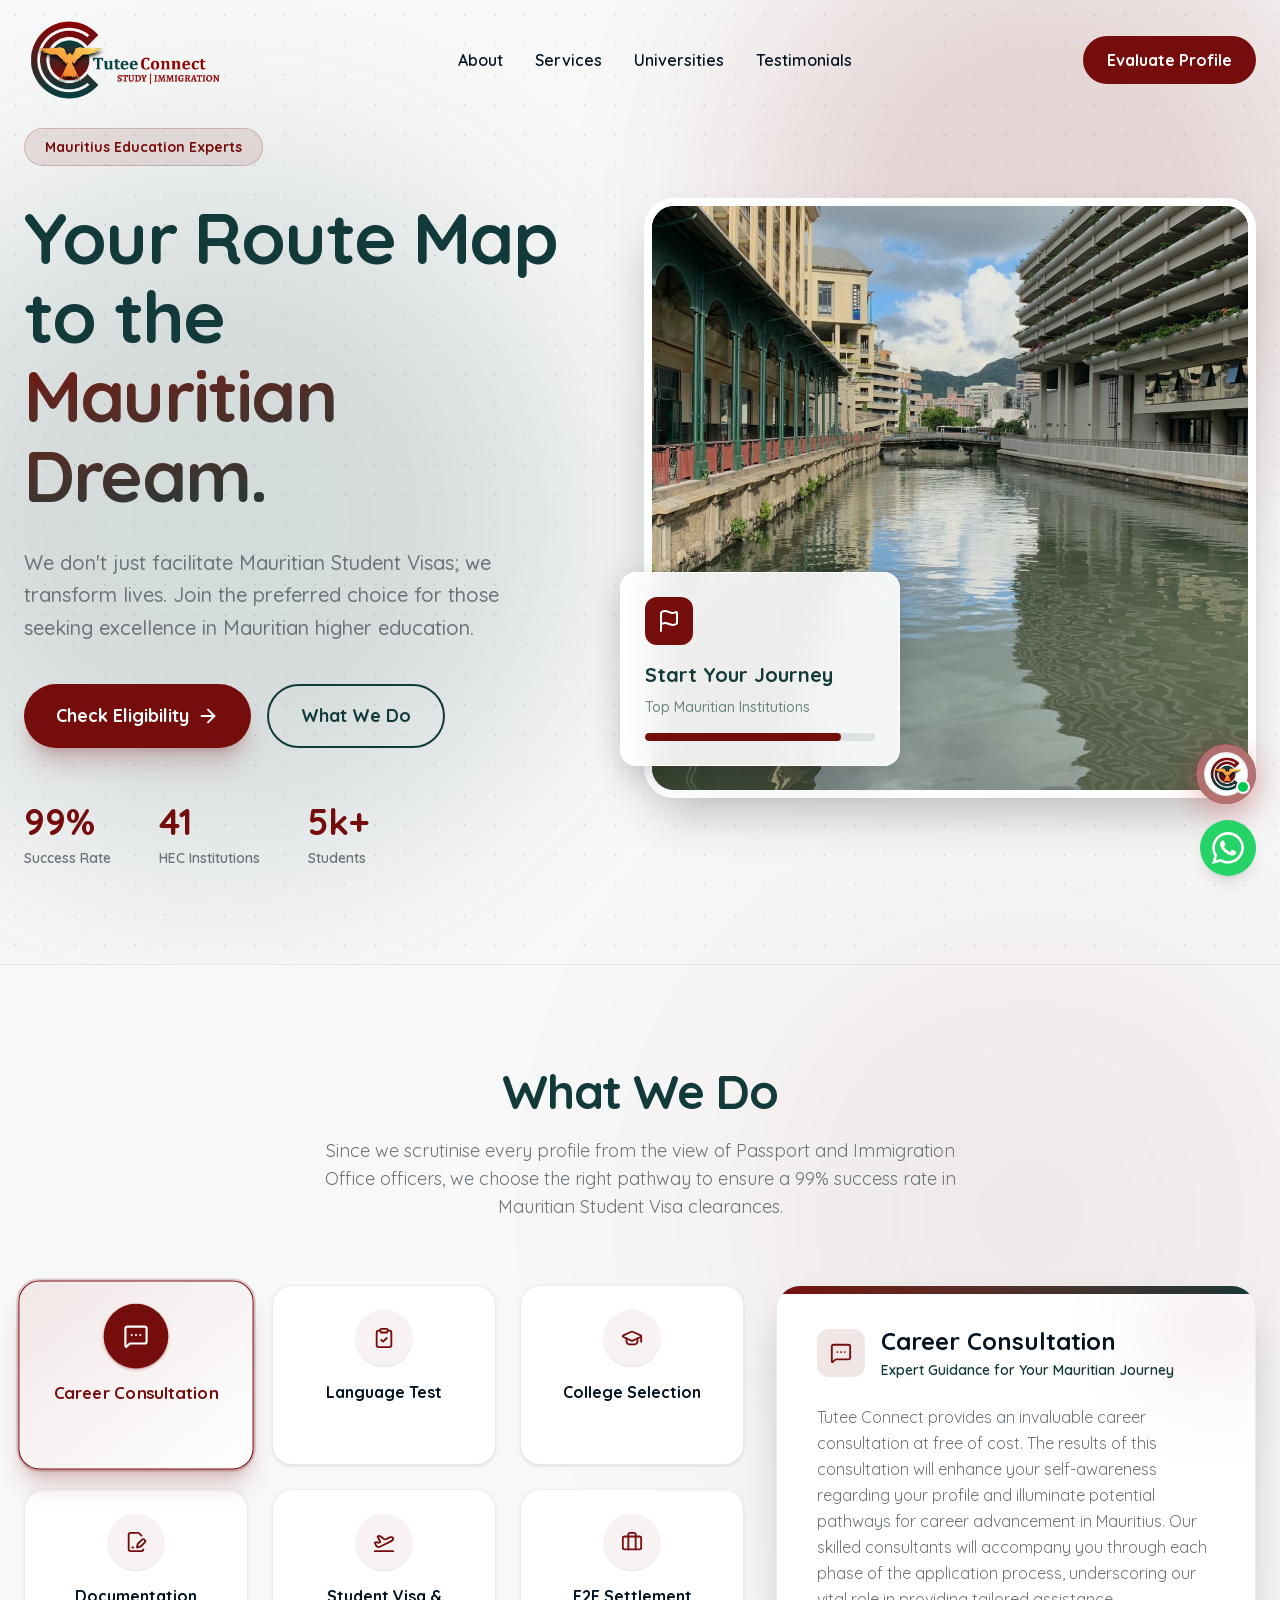
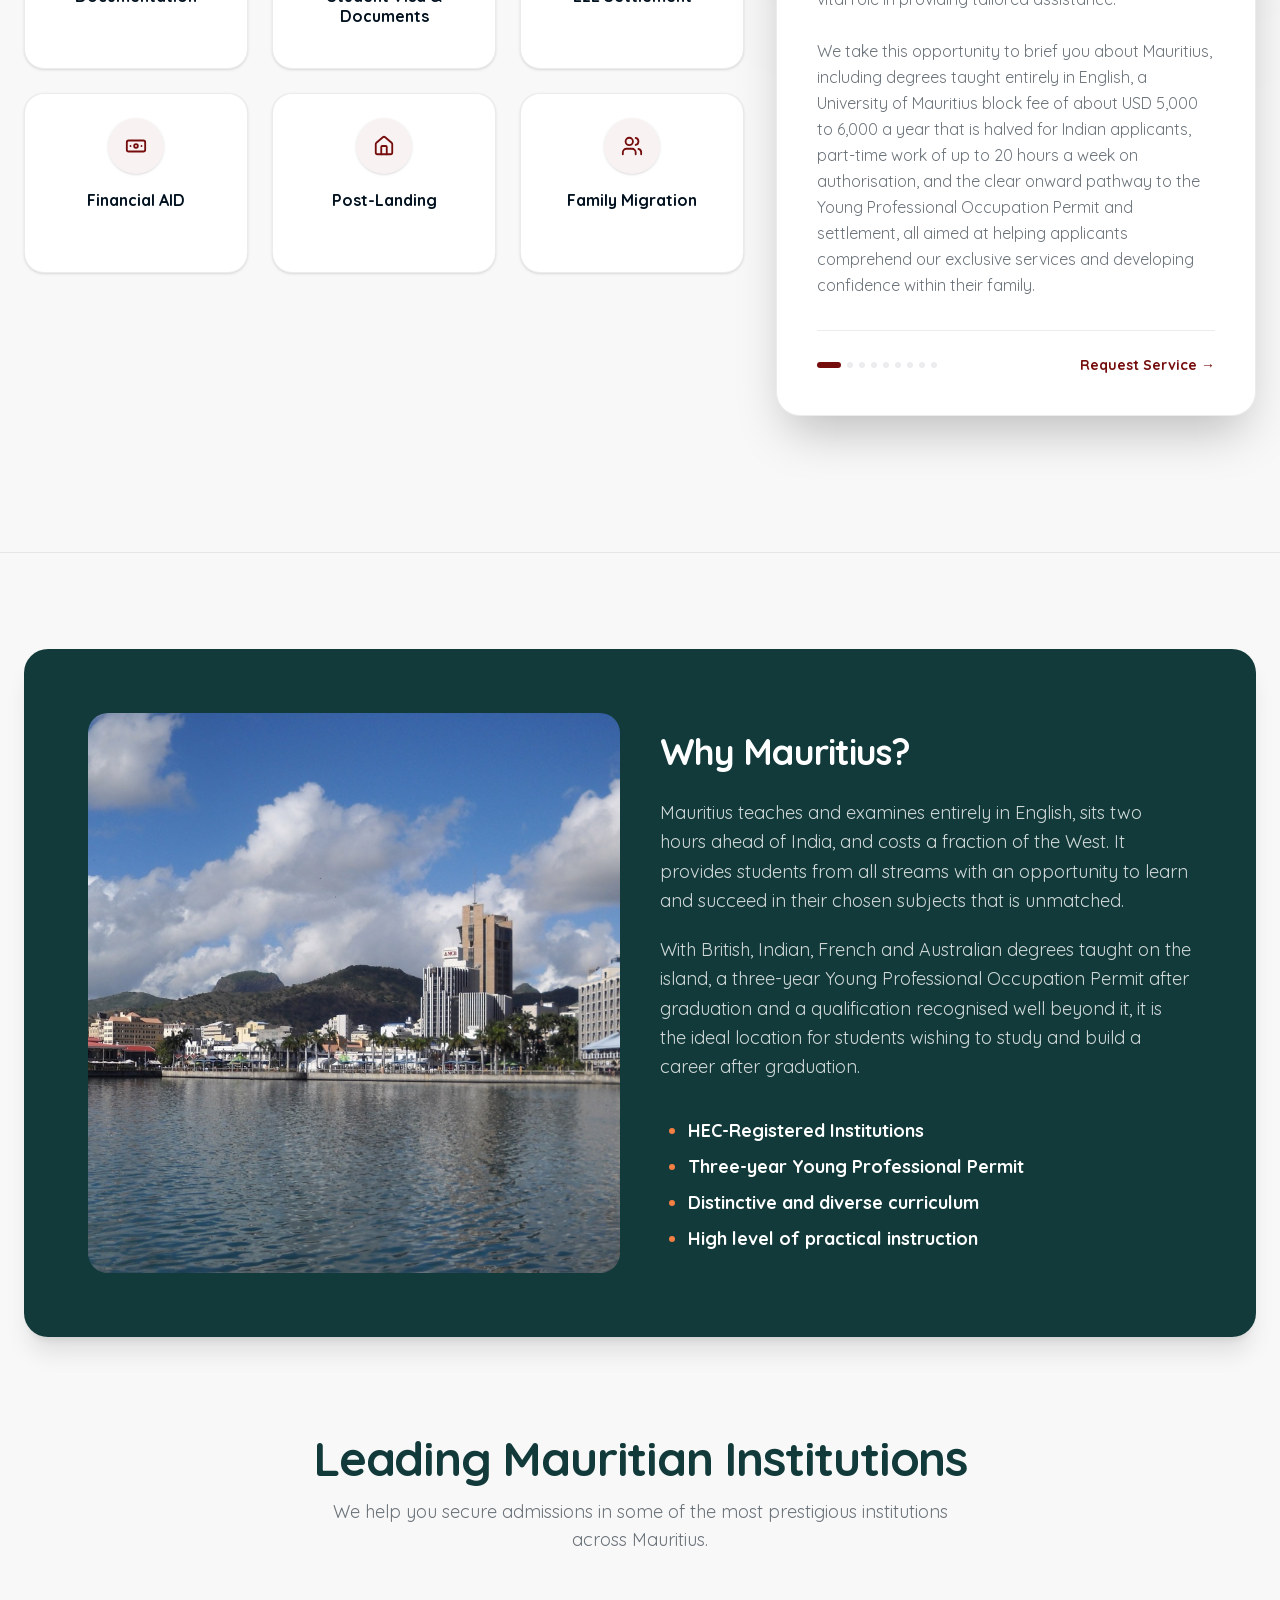
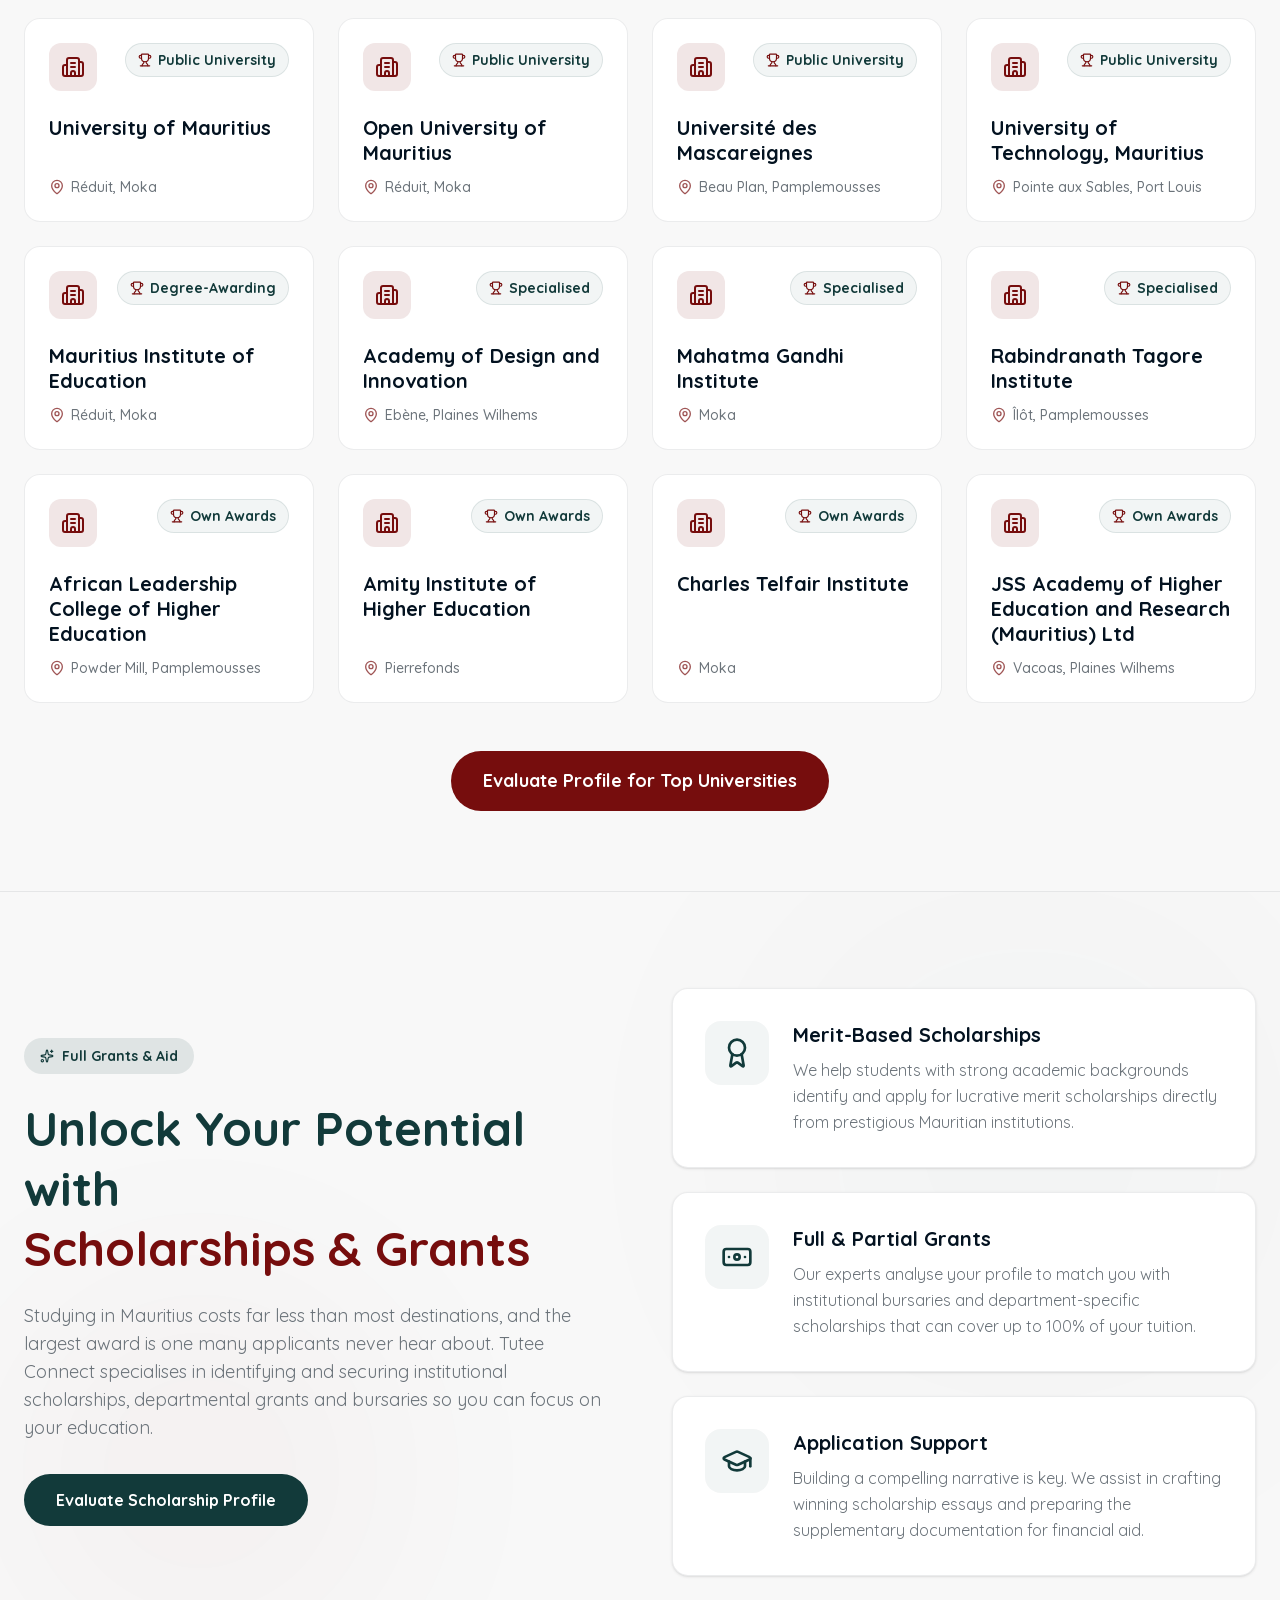
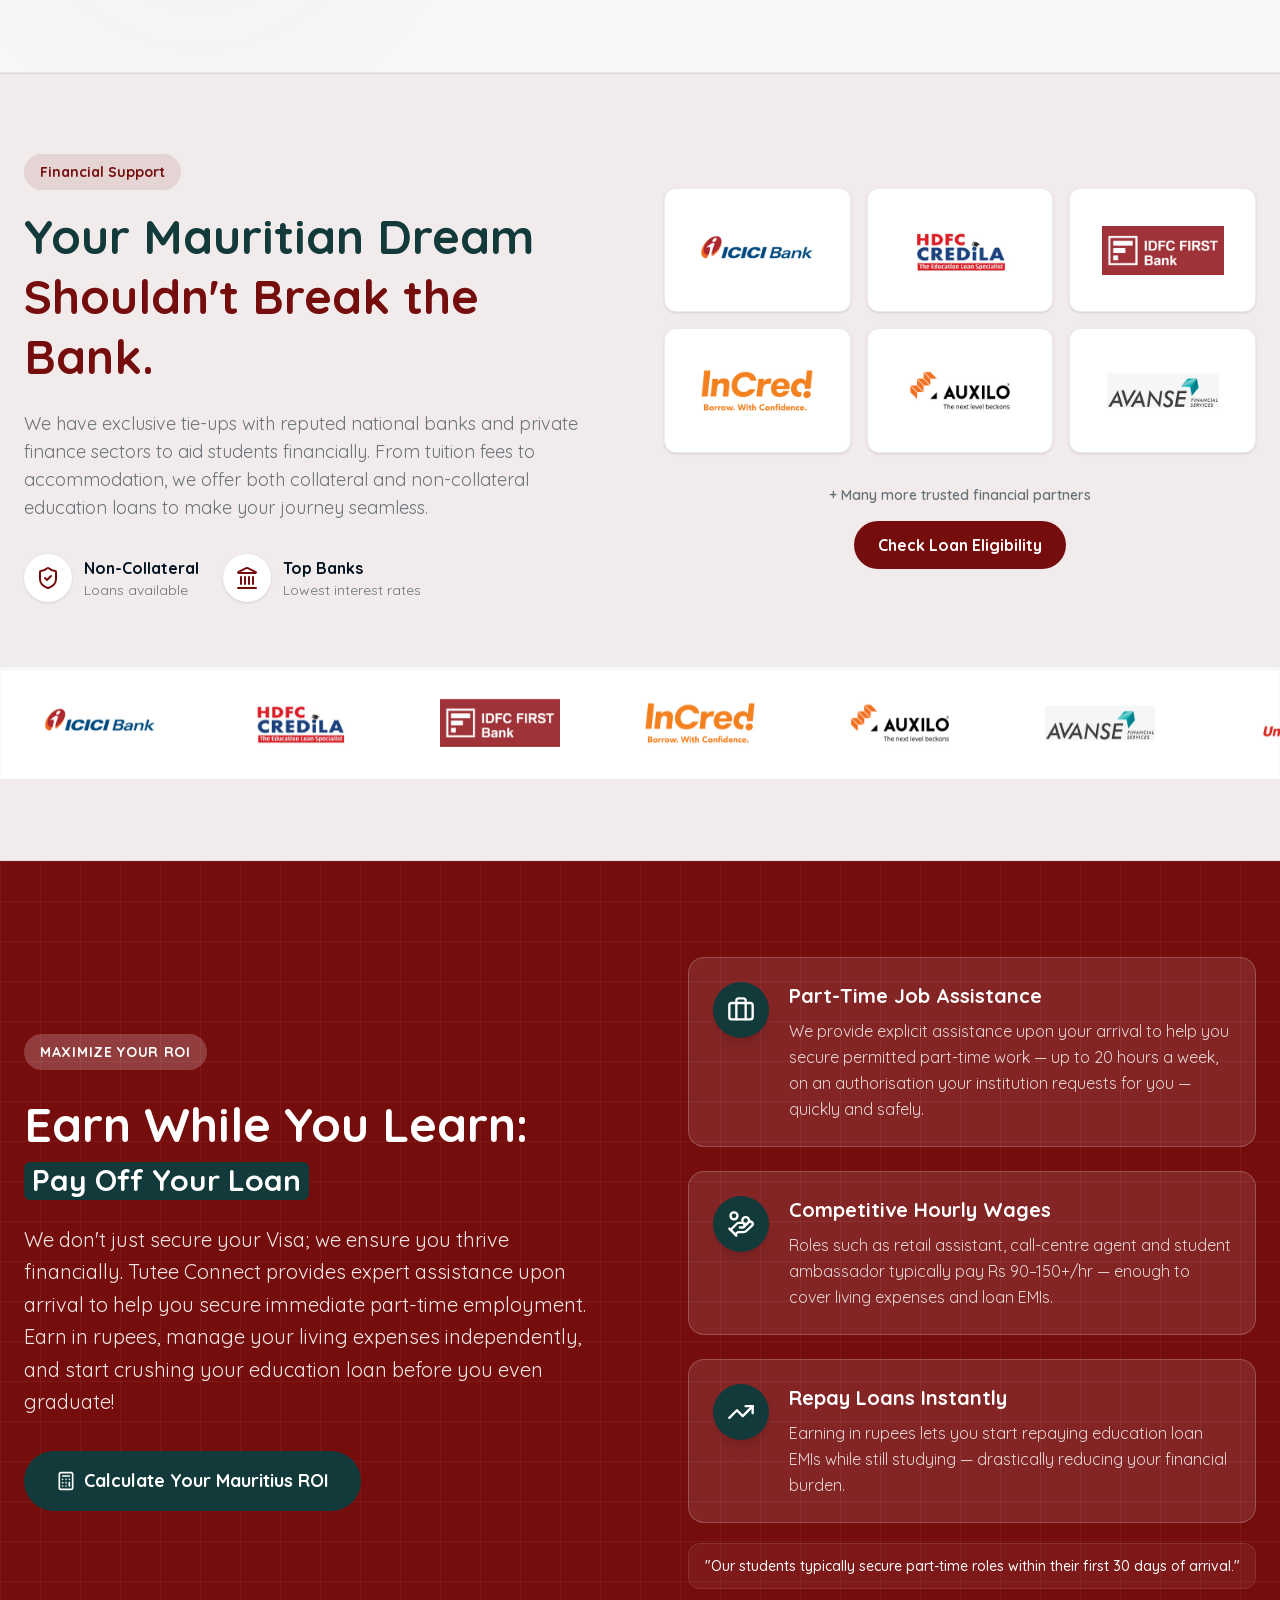
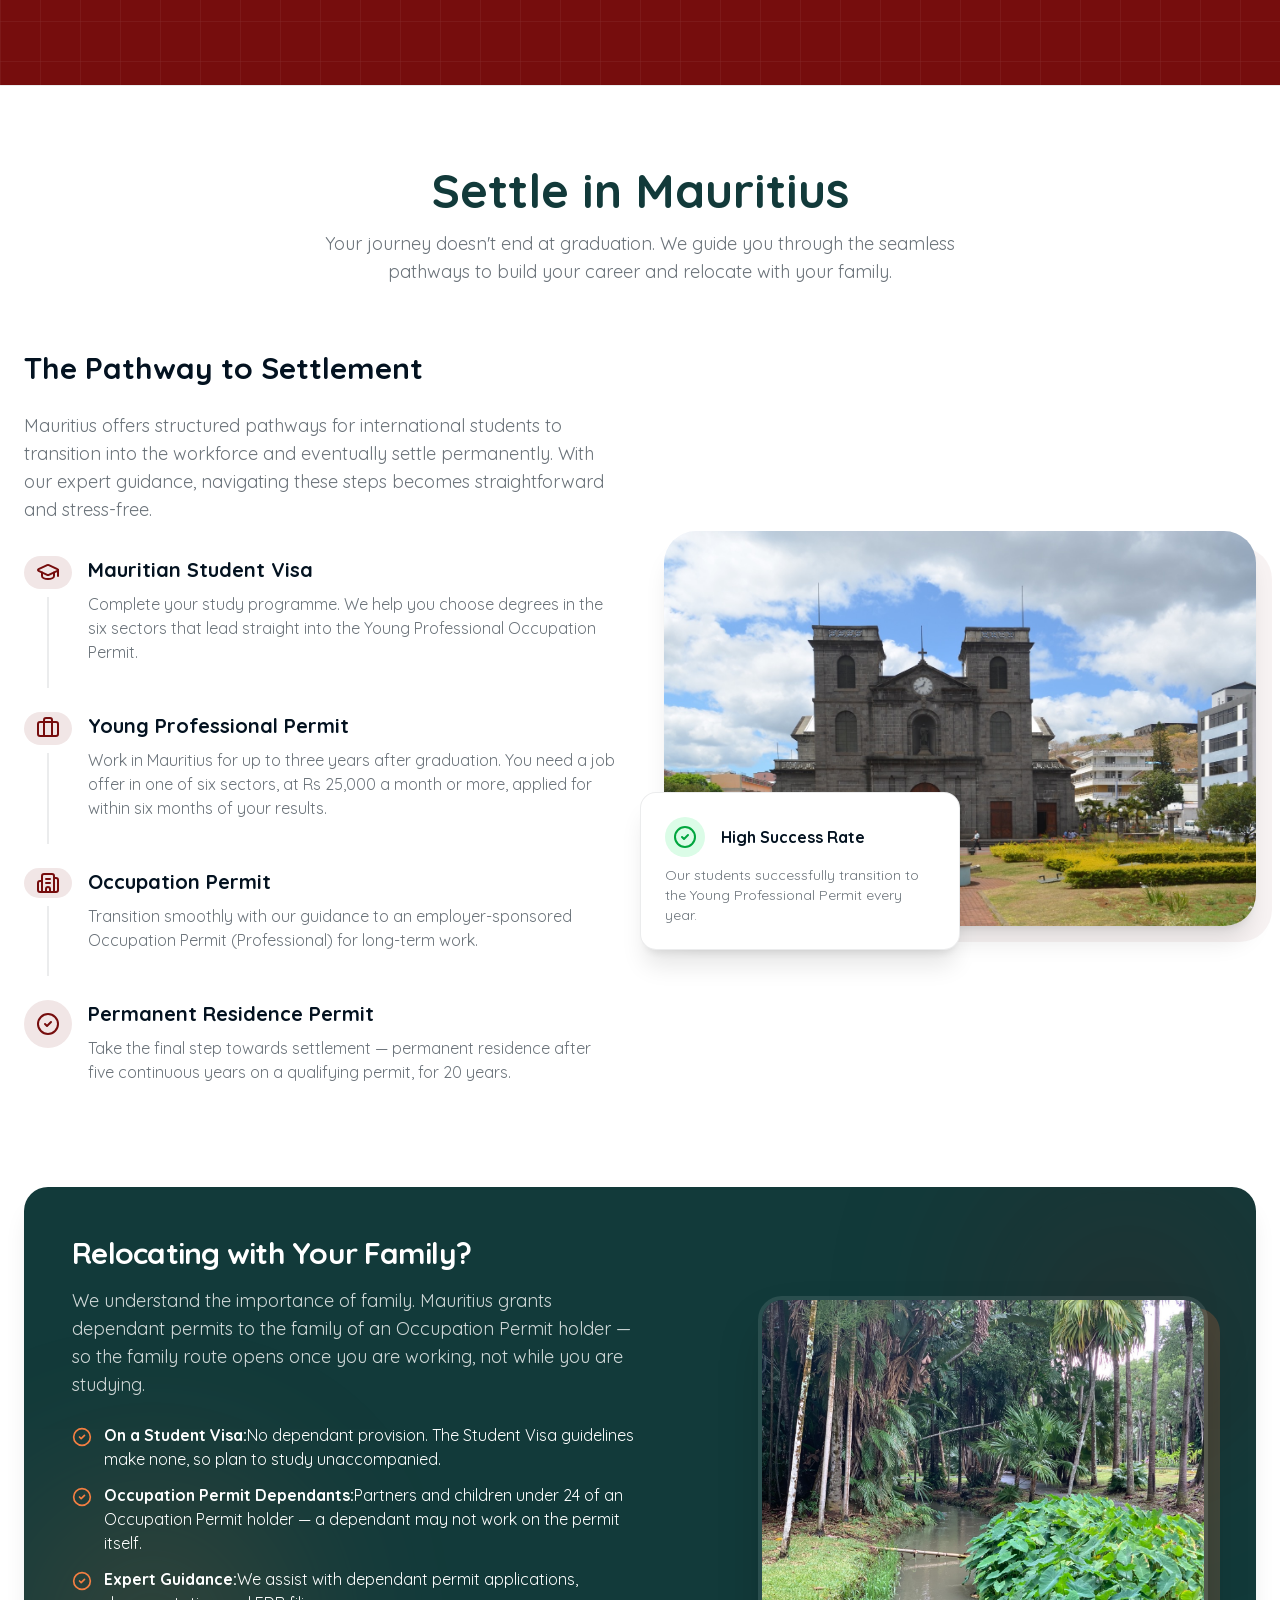
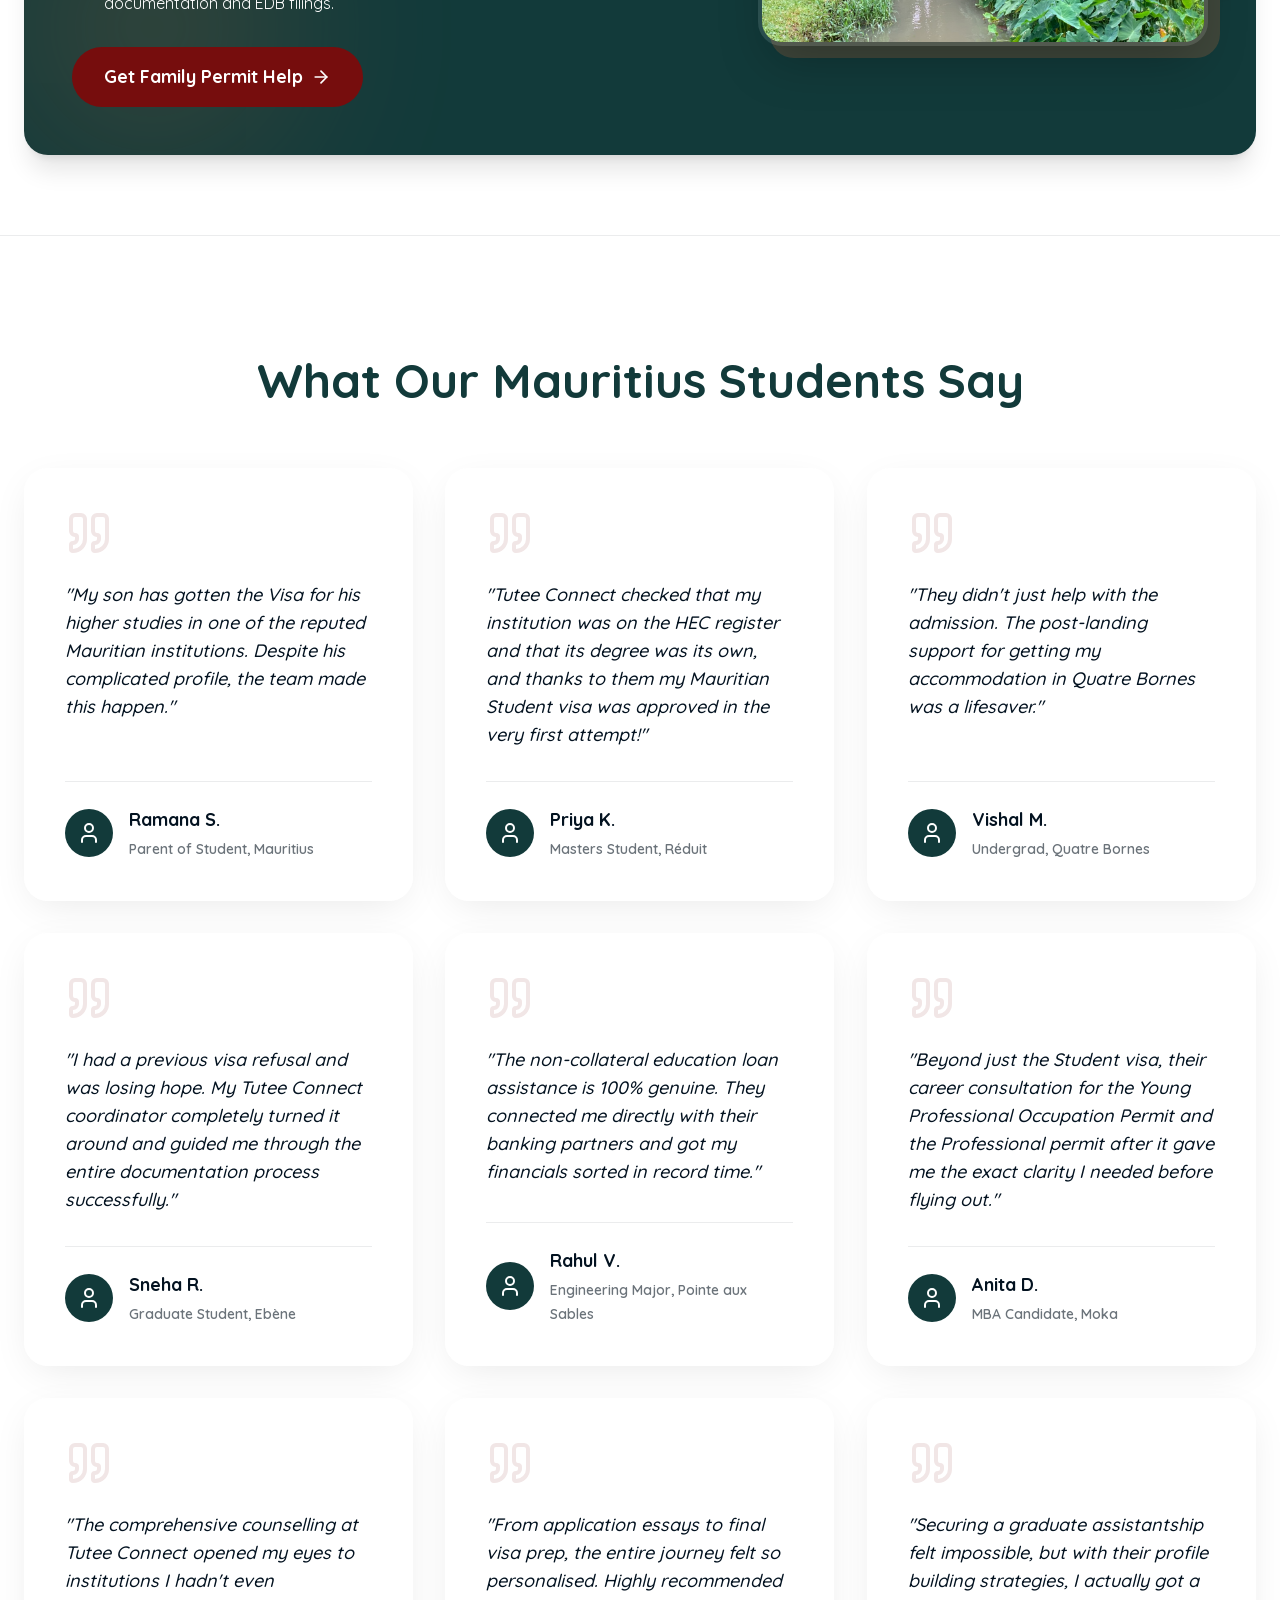
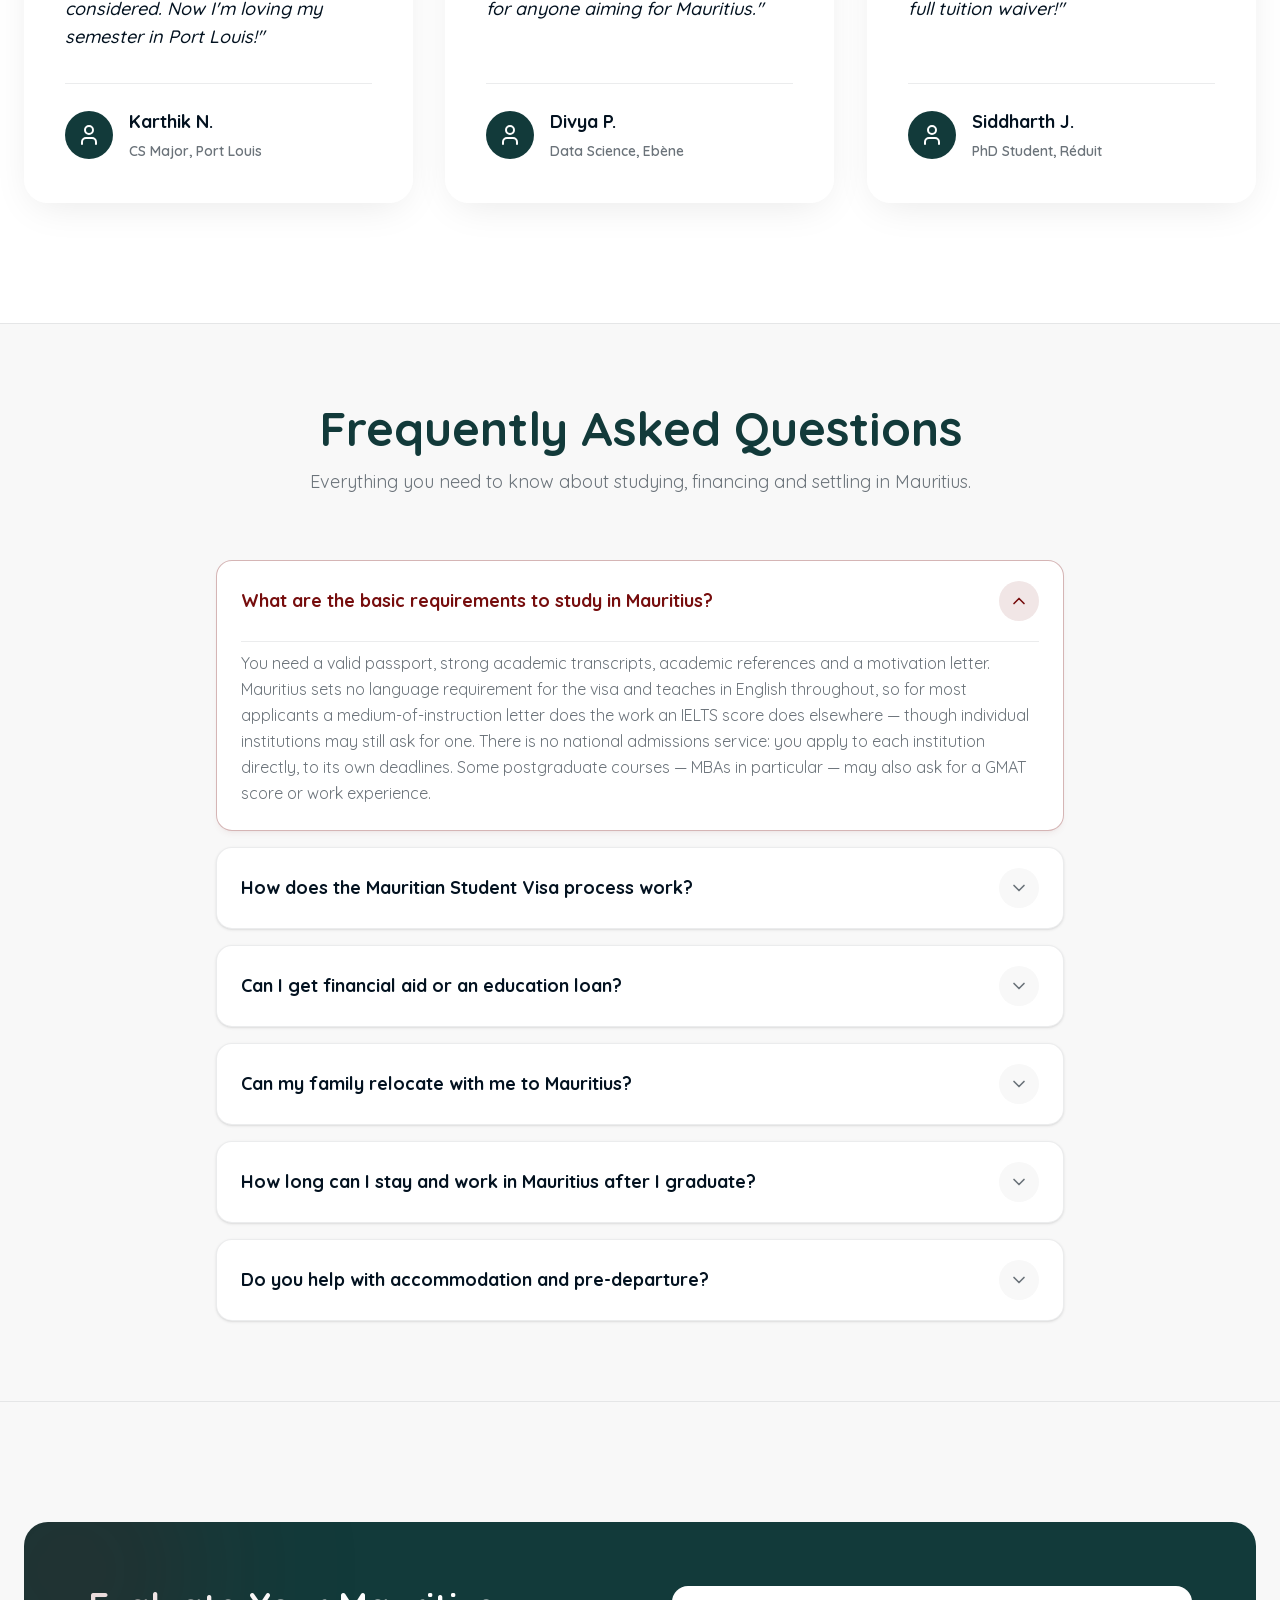
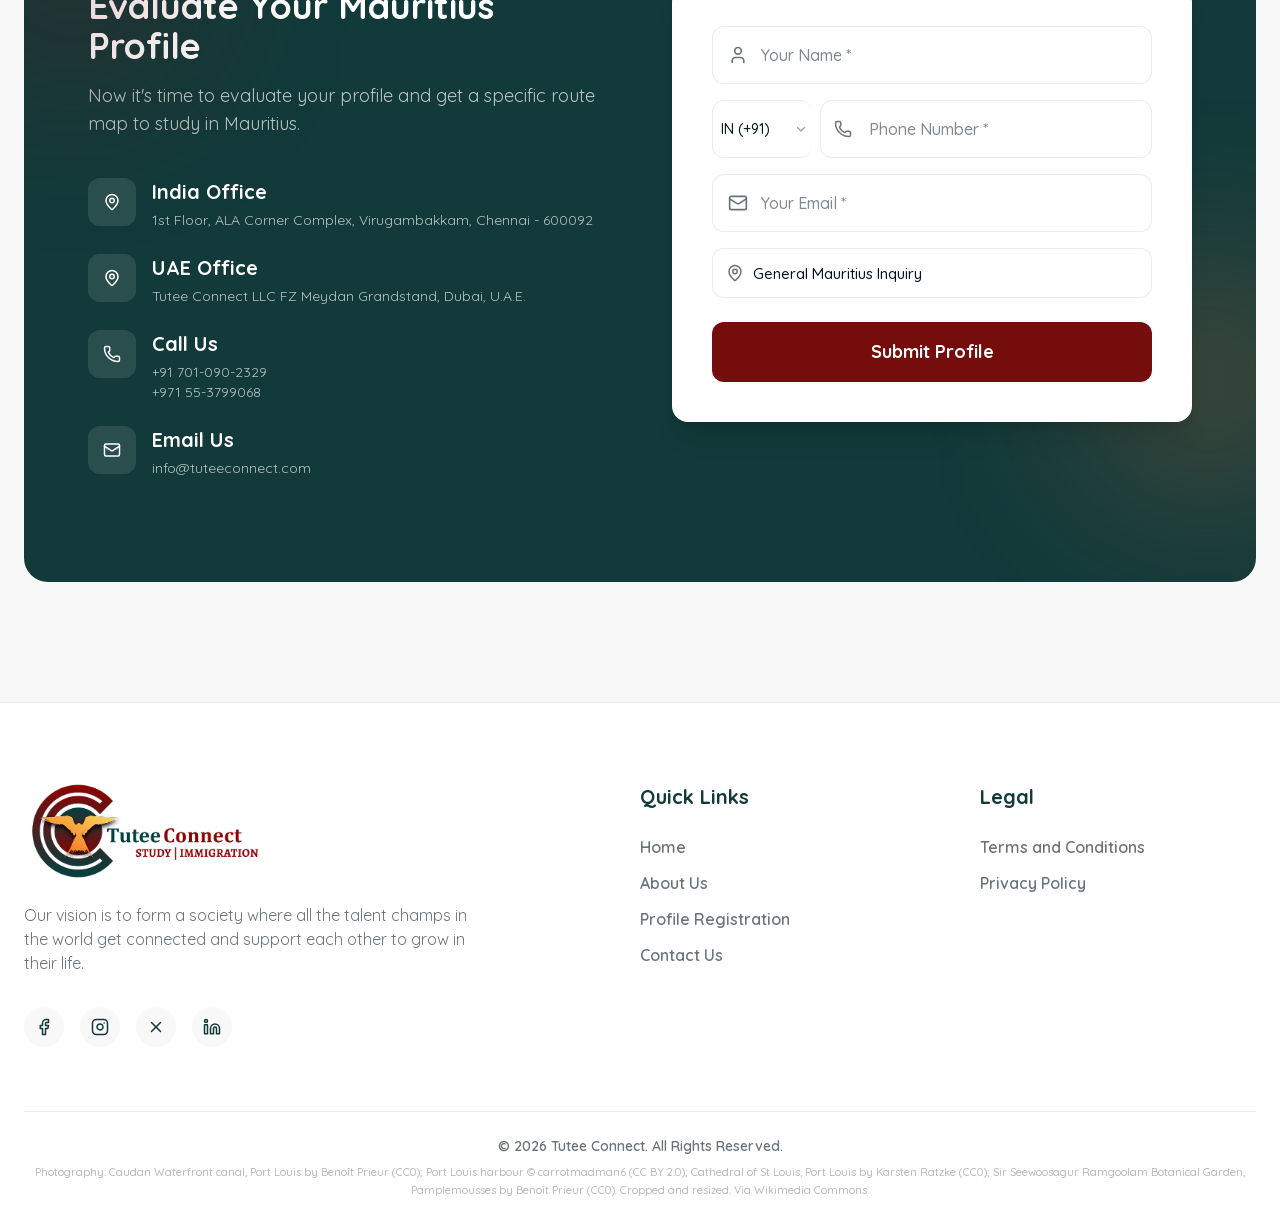
<file: index.html>
<!DOCTYPE html>
<html lang="en" style="color-scheme: light;">
<head>
  <meta charset="UTF-8">
  <meta name="viewport" content="width=device-width, initial-scale=1.0">
  <meta name="color-scheme" content="light">
  <title>Tutee Connect - Study in Mauritius</title>
  <meta name="description" content="Mauritius education experts. End-to-end guidance for the Mauritian Student Visa and Residence Permit, admission to HEC-registered institutions, scholarships, education loans and the Young Professional Occupation Permit. 99% visa success rate.">
  <link rel="icon" href="./assets/img/logo/icon.png">
  <link rel="preload" as="style" href="./assets/css/quicksand.css">
  <link rel="stylesheet" href="./assets/css/quicksand.css">
  <link rel="preload" as="image" href="./assets/img/photos/students-campus.jpg">
  <link rel="stylesheet" href="./assets/css/main.css">
</head>
<body>
<div class="min-h-screen font-sans selection:bg-primary selection:text-white">
<header class="fixed top-0 left-0 w-full z-50 transition-all duration-300 py-3 sm:py-5"><div class="max-w-7xl mx-auto px-4 sm:px-6 flex justify-between items-center"><a class="flex items-center gap-2" data-scroll-to="top" href="./index.html"><img alt="Tutee Connect Logo" class="h-10 sm:h-14 md:h-16 lg:h-20 max-md:h-[54px] w-auto object-contain transition-all duration-300" src="./assets/img/logo/logo.png"/></a><nav class="hidden md:flex gap-8"><a class="font-semibold text-text-main hover:text-primary transition-colors relative after:content-[''] after:absolute after:-bottom-1 after:left-0 after:w-0 after:h-0.5 after:bg-primary hover:after:w-full after:transition-all" href="https://tuteeconnect.com/about.html" rel="noopener noreferrer" target="_blank">About</a><button class="font-semibold text-text-main hover:text-primary transition-colors relative after:content-[''] after:absolute after:-bottom-1 after:left-0 after:w-0 after:h-0.5 after:bg-primary hover:after:w-full after:transition-all text-left cursor-pointer" data-scroll-to="services">Services</button><a class="font-semibold transition-colors relative after:content-[''] after:absolute after:-bottom-1 after:left-0 after:h-0.5 after:bg-primary hover:after:w-full after:transition-all text-text-main hover:text-primary after:w-0" href="./universities.html">Universities</a><button class="font-semibold text-text-main hover:text-primary transition-colors relative after:content-[''] after:absolute after:-bottom-1 after:left-0 after:w-0 after:h-0.5 after:bg-primary hover:after:w-full after:transition-all text-left cursor-pointer" data-scroll-to="testimonials">Testimonials</button></nav><div class="hidden md:flex items-center gap-3"><button class="cursor-pointer inline-flex items-center justify-center px-6 py-3 bg-primary text-white font-bold rounded-full hover:-translate-y-0.5 hover:bg-primary-dark hover:shadow-lg hover:shadow-primary/30 transition-all" data-scroll-to="contact">Evaluate Profile</button></div><div class="md:hidden flex items-center gap-2"><button class="flex items-center justify-center p-2.5 bg-bg-surface border border-border-color shadow-sm rounded-full text-text-main hover:text-primary transition-all active:scale-95 z-50 cursor-pointer" data-mobile-menu-open=""><svg aria-hidden="true" class="lucide lucide-menu" fill="none" height="24" stroke="currentColor" stroke-linecap="round" stroke-linejoin="round" stroke-width="2.5" viewBox="0 0 24 24" width="24" xmlns="http://www.w3.org/2000/svg"><path d="M4 5h16"></path><path d="M4 12h16"></path><path d="M4 19h16"></path></svg></button></div></div><div class="fixed inset-0 z-[100] transition-all duration-400 ease-out md:hidden flex flex-col invisible opacity-0 pointer-events-none" data-mobile-menu=""><div class="absolute inset-0 bg-secondary/40 backdrop-blur-md" data-mobile-menu-backdrop=""></div><div class="relative h-[90vh] mt-auto w-full bg-bg-surface/95 backdrop-blur-3xl rounded-t-[40px] shadow-2xl flex flex-col overflow-hidden transition-transform duration-500 ease-out will-change-transform translate-y-full" data-mobile-menu-panel=""><div class="flex justify-between items-center p-6 sm:p-8 border-b border-border-color"><h3 class="text-xl font-extrabold text-secondary tracking-tight">Navigation</h3><div class="flex items-center gap-2"><button class="p-2.5 text-text-muted rounded-full bg-bg-dark hover:bg-border-color hover:text-primary transition-all active:scale-95 cursor-pointer" data-mobile-menu-close=""><svg aria-hidden="true" class="lucide lucide-x" fill="none" height="24" stroke="currentColor" stroke-linecap="round" stroke-linejoin="round" stroke-width="3" viewBox="0 0 24 24" width="24" xmlns="http://www.w3.org/2000/svg"><path d="M18 6 6 18"></path><path d="m6 6 12 12"></path></svg></button></div></div><nav class="flex-1 overflow-y-auto px-6 sm:px-8 py-8 flex flex-col gap-6"><a class="group flex items-center justify-between font-extrabold text-secondary text-2xl tracking-tight transition-all" href="https://tuteeconnect.com/about.html" rel="noopener noreferrer" target="_blank"><span class="group-hover:text-primary transition-colors">About</span></a><button class="group flex items-center justify-between font-extrabold text-secondary text-2xl tracking-tight transition-all w-full outline-none text-left cursor-pointer" data-scroll-to="services"><span class="group-hover:text-primary transition-colors">Services</span></button><a class="group flex items-center justify-between font-extrabold text-secondary text-2xl tracking-tight transition-all" href="./universities.html"><span class="group-hover:text-primary transition-colors">Universities</span></a><button class="group flex items-center justify-between font-extrabold text-secondary text-2xl tracking-tight transition-all w-full outline-none text-left cursor-pointer" data-scroll-to="testimonials"><span class="group-hover:text-primary transition-colors">Testimonials</span></button></nav><div class="p-6 sm:p-8 bg-bg-surface/80 backdrop-blur-lg border-t border-border-color"><button class="w-full inline-flex items-center justify-center px-8 py-4 bg-primary text-white font-bold text-[19px] rounded-[20px] shadow-xl shadow-primary/25 hover:shadow-primary/40 focus:ring-4 focus:ring-primary/20 transition-all active:scale-95 cursor-pointer" data-scroll-to="contact">Evaluate Profile</button></div></div></div></header>
<main>
<section class="relative min-h-[100svh] flex items-center pt-24 md:pt-32 pb-16 md:pb-24 overflow-hidden" id="home"><div class="absolute inset-0 -z-10 hero-bg"></div><div class="absolute -top-[10%] -right-[5%] w-[600px] h-[600px] bg-primary rounded-full blur-[100px] opacity-15"></div><div class="absolute bottom-[10%] -left-[10%] w-[700px] h-[700px] bg-secondary rounded-full blur-[100px] opacity-15"></div><div class="max-w-7xl mx-auto px-6 grid grid-cols-1 lg:grid-cols-[1fr_1.1fr] gap-16 items-center w-full"><div class="z-10"><span class="inline-block px-5 py-2 bg-primary/10 border border-primary/20 rounded-full text-primary text-sm font-bold mb-6">Mauritius Education Experts</span><h1 class="text-[40px] leading-[1.1] sm:text-5xl md:text-6xl lg:text-[4.5rem] font-extrabold mb-5 md:mb-6 py-2 text-secondary tracking-tight">Your Route Map to the <br class="hidden md:block"/><span class="bg-gradient-to-br from-primary to-secondary bg-clip-text text-transparent">Mauritian Dream.</span></h1><p class="text-[17px] leading-relaxed md:text-xl text-text-muted mb-8 md:mb-10 max-w-lg font-medium">We don't just facilitate Mauritian Student Visas; we transform lives. Join the preferred choice for those seeking excellence in Mauritian higher education.</p><div class="flex flex-col sm:flex-row gap-4 mb-10 md:mb-14 w-full sm:w-auto"><button class="cursor-pointer inline-flex items-center justify-center px-8 py-5 md:py-4 bg-primary text-white font-bold text-[19px] md:text-lg rounded-2xl md:rounded-full hover:-translate-y-0.5 hover:bg-primary-dark hover:shadow-lg hover:shadow-primary/30 transition-all gap-2 w-full sm:w-auto shadow-xl shadow-primary/20" data-scroll-to="contact">Check Eligibility <svg aria-hidden="true" class="lucide lucide-arrow-right text-white" fill="none" height="22" stroke="currentColor" stroke-linecap="round" stroke-linejoin="round" stroke-width="2" viewBox="0 0 24 24" width="22" xmlns="http://www.w3.org/2000/svg"><path d="M5 12h14"></path><path d="m12 5 7 7-7 7"></path></svg></button><button class="inline-flex items-center justify-center px-8 py-5 md:py-4 bg-transparent border-2 border-secondary text-secondary font-bold text-[19px] md:text-lg rounded-2xl md:rounded-full hover:bg-secondary hover:text-white transition-all w-full sm:w-auto cursor-pointer" data-scroll-to="services">What We Do</button></div><div class="grid grid-cols-3 gap-4 sm:flex sm:gap-12 justify-between sm:justify-start items-center"><div class="flex flex-col items-center sm:items-start"><span class="text-3xl md:text-4xl font-extrabold text-primary leading-none">99%</span><span class="text-text-muted text-xs sm:text-sm mt-1 sm:mt-2 font-semibold text-center sm:text-left">Success Rate</span></div><div class="flex flex-col items-center sm:items-start"><span class="text-3xl md:text-4xl font-extrabold text-primary leading-none">41</span><span class="text-text-muted text-xs sm:text-sm mt-1 sm:mt-2 font-semibold text-center sm:text-left">HEC Institutions</span></div><div class="flex flex-col items-center sm:items-start"><span class="text-3xl md:text-4xl font-extrabold text-primary leading-none">5k+</span><span class="text-text-muted text-xs sm:text-sm mt-1 sm:mt-2 font-semibold text-center sm:text-left">Students</span></div></div></div><div class="relative h-[300px] sm:h-[400px] lg:h-[600px] rounded-[32px] md:rounded-[30px] bg-secondary border-4 md:border-8 border-bg-surface shadow-[0_20px_50px_-12px_rgba(0,0,0,0.2)] md:shadow-2xl flex items-center justify-center group mt-10 lg:mt-0 max-w-sm mx-auto sm:max-w-none w-full"><div class="absolute inset-0 rounded-[28px] md:rounded-[22px] overflow-hidden"><div class="dark-reinvert w-full h-full bg-[url('/assets/img/photos/students-campus.jpg')] bg-center bg-cover opacity-90 transition-transform duration-500 group-hover:scale-105"></div></div><div class="glass-card absolute bottom-4 sm:bottom-6 -left-4 sm:-left-8 p-5 sm:p-6 w-[250px] sm:w-[280px] z-10 animate-float rounded-2xl" style="background: var(--color-bg-glass); backdrop-filter: blur(16px); box-shadow: rgba(0, 0, 0, 0.18) 0px 8px 32px;"><div class="w-10 h-10 sm:w-12 sm:h-12 bg-primary text-white rounded-xl flex items-center justify-center mb-3 sm:mb-4"><svg aria-hidden="true" class="lucide lucide-flag sm:w-6 sm:h-6" fill="none" height="20" stroke="currentColor" stroke-linecap="round" stroke-linejoin="round" stroke-width="2" viewBox="0 0 24 24" width="20" xmlns="http://www.w3.org/2000/svg"><path d="M4 22V4a1 1 0 0 1 .4-.8A6 6 0 0 1 8 2c3 0 5 2 7.333 2q2 0 3.067-.8A1 1 0 0 1 20 4v10a1 1 0 0 1-.4.8A6 6 0 0 1 16 16c-3 0-5-2-8-2a6 6 0 0 0-4 1.528"></path></svg></div><h3 class="text-lg sm:text-xl font-bold text-secondary mb-1 sm:mb-2">Start Your Journey</h3><p class="text-secondary/60 text-xs sm:text-sm font-medium mb-3 sm:mb-4">Top Mauritian Institutions</p><div class="w-full h-1.5 sm:h-2 bg-secondary/10 rounded-full overflow-hidden"><div class="h-full bg-primary rounded-full w-[85%]"></div></div></div></div></div></section>
<section class="py-24 max-md:py-16 relative bg-bg-dark border-y border-border-color" id="services"><div class="absolute top-0 right-0 w-[500px] h-[500px] bg-primary rounded-full blur-[150px] opacity-10 pointer-events-none"></div><div class="max-w-7xl mx-auto px-6 max-md:px-4"><div class="text-center mb-16 max-md:mb-10 reveal"><h2 class="text-4xl md:text-5xl max-md:text-[32px] font-extrabold text-secondary mb-4 max-md:mb-3 tracking-tight leading-tight">What We Do</h2><p class="text-text-muted text-lg max-md:text-[17px] max-md:px-2 max-w-2xl mx-auto">Since we scrutinise every profile from the view of Passport and Immigration Office officers, we choose the right pathway to ensure a 99% success rate in Mauritian Student Visa clearances.</p></div><div class="hidden md:flex flex-col-reverse lg:flex-row gap-8 items-start relative pb-10"><div class="w-full lg:w-3/5 grid grid-cols-2 md:grid-cols-3 md:last:col-span-1 gap-4 lg:gap-6 z-10"><div class="h-full last:col-span-2 md:last:col-span-1"><div class="cursor-pointer bg-bg-surface border rounded-[20px] p-4 lg:p-6 transition-all duration-300 relative overflow-hidden flex flex-col items-center text-center group min-h-[160px] lg:min-h-[180px] h-full shadow-sm hover:-translate-y-2 border-primary outline outline-2 outline-primary/20 shadow-xl shadow-primary/20 xl:scale-105 z-20" data-service-card=""><div class="absolute inset-0 bg-gradient-to-br from-primary/10 to-transparent transition-opacity duration-300 opacity-100" data-service-card-wash=""></div><div class="w-14 h-14 rounded-full flex items-center justify-center mb-4 transition-all duration-300 shadow-sm relative z-10 bg-primary text-white scale-110 shadow-primary/30" data-service-card-icon=""><svg aria-hidden="true" class="lucide lucide-message-square-more" fill="none" height="22" stroke="currentColor" stroke-linecap="round" stroke-linejoin="round" stroke-width="2" viewBox="0 0 24 24" width="22" xmlns="http://www.w3.org/2000/svg"><path d="M22 17a2 2 0 0 1-2 2H6.828a2 2 0 0 0-1.414.586l-2.202 2.202A.71.71 0 0 1 2 21.286V5a2 2 0 0 1 2-2h16a2 2 0 0 1 2 2z"></path><path d="M12 11h.01"></path><path d="M16 11h.01"></path><path d="M8 11h.01"></path></svg></div><h3 class="text-sm lg:text-base font-bold leading-tight relative z-10 transition-colors duration-300 text-primary" data-service-card-title="">Career Consultation</h3></div></div><div class="h-full last:col-span-2 md:last:col-span-1"><div class="cursor-pointer bg-bg-surface border rounded-[20px] p-4 lg:p-6 transition-all duration-300 relative overflow-hidden flex flex-col items-center text-center group min-h-[160px] lg:min-h-[180px] h-full shadow-sm hover:-translate-y-2 border-border-color hover:border-primary/50 hover:shadow-lg z-10" data-service-card=""><div class="absolute inset-0 bg-gradient-to-br from-primary/10 to-transparent transition-opacity duration-300 opacity-0 group-hover:opacity-100" data-service-card-wash=""></div><div class="w-14 h-14 rounded-full flex items-center justify-center mb-4 transition-all duration-300 shadow-sm relative z-10 bg-primary/5 text-primary group-hover:bg-primary/10 group-hover:scale-110" data-service-card-icon=""><svg aria-hidden="true" class="lucide lucide-clipboard-check" fill="none" height="22" stroke="currentColor" stroke-linecap="round" stroke-linejoin="round" stroke-width="2" viewBox="0 0 24 24" width="22" xmlns="http://www.w3.org/2000/svg"><rect height="4" rx="1" ry="1" width="8" x="8" y="2"></rect><path d="M16 4h2a2 2 0 0 1 2 2v14a2 2 0 0 1-2 2H6a2 2 0 0 1-2-2V6a2 2 0 0 1 2-2h2"></path><path d="m9 14 2 2 4-4"></path></svg></div><h3 class="text-sm lg:text-base font-bold leading-tight relative z-10 transition-colors duration-300 text-text-main group-hover:text-primary" data-service-card-title="">Language Test</h3></div></div><div class="h-full last:col-span-2 md:last:col-span-1"><div class="cursor-pointer bg-bg-surface border rounded-[20px] p-4 lg:p-6 transition-all duration-300 relative overflow-hidden flex flex-col items-center text-center group min-h-[160px] lg:min-h-[180px] h-full shadow-sm hover:-translate-y-2 border-border-color hover:border-primary/50 hover:shadow-lg z-10" data-service-card=""><div class="absolute inset-0 bg-gradient-to-br from-primary/10 to-transparent transition-opacity duration-300 opacity-0 group-hover:opacity-100" data-service-card-wash=""></div><div class="w-14 h-14 rounded-full flex items-center justify-center mb-4 transition-all duration-300 shadow-sm relative z-10 bg-primary/5 text-primary group-hover:bg-primary/10 group-hover:scale-110" data-service-card-icon=""><svg aria-hidden="true" class="lucide lucide-graduation-cap" fill="none" height="22" stroke="currentColor" stroke-linecap="round" stroke-linejoin="round" stroke-width="2" viewBox="0 0 24 24" width="22" xmlns="http://www.w3.org/2000/svg"><path d="M21.42 10.922a1 1 0 0 0-.019-1.838L12.83 5.18a2 2 0 0 0-1.66 0L2.6 9.08a1 1 0 0 0 0 1.832l8.57 3.908a2 2 0 0 0 1.66 0z"></path><path d="M22 10v6"></path><path d="M6 12.5V16a6 3 0 0 0 12 0v-3.5"></path></svg></div><h3 class="text-sm lg:text-base font-bold leading-tight relative z-10 transition-colors duration-300 text-text-main group-hover:text-primary" data-service-card-title="">College Selection</h3></div></div><div class="h-full last:col-span-2 md:last:col-span-1"><div class="cursor-pointer bg-bg-surface border rounded-[20px] p-4 lg:p-6 transition-all duration-300 relative overflow-hidden flex flex-col items-center text-center group min-h-[160px] lg:min-h-[180px] h-full shadow-sm hover:-translate-y-2 border-border-color hover:border-primary/50 hover:shadow-lg z-10" data-service-card=""><div class="absolute inset-0 bg-gradient-to-br from-primary/10 to-transparent transition-opacity duration-300 opacity-0 group-hover:opacity-100" data-service-card-wash=""></div><div class="w-14 h-14 rounded-full flex items-center justify-center mb-4 transition-all duration-300 shadow-sm relative z-10 bg-primary/5 text-primary group-hover:bg-primary/10 group-hover:scale-110" data-service-card-icon=""><svg aria-hidden="true" class="lucide lucide-file-pen-line" fill="none" height="22" stroke="currentColor" stroke-linecap="round" stroke-linejoin="round" stroke-width="2" viewBox="0 0 24 24" width="22" xmlns="http://www.w3.org/2000/svg"><path d="m18 5-2.414-2.414A2 2 0 0 0 14.172 2H6a2 2 0 0 0-2 2v16a2 2 0 0 0 2 2h12a2 2 0 0 0 2-2"></path><path d="M21.378 12.626a1 1 0 0 0-3.004-3.004l-4.01 4.012a2 2 0 0 0-.506.854l-.837 2.87a.5.5 0 0 0 .62.62l2.87-.837a2 2 0 0 0 .854-.506z"></path><path d="M8 18h1"></path></svg></div><h3 class="text-sm lg:text-base font-bold leading-tight relative z-10 transition-colors duration-300 text-text-main group-hover:text-primary" data-service-card-title="">Documentation</h3></div></div><div class="h-full last:col-span-2 md:last:col-span-1"><div class="cursor-pointer bg-bg-surface border rounded-[20px] p-4 lg:p-6 transition-all duration-300 relative overflow-hidden flex flex-col items-center text-center group min-h-[160px] lg:min-h-[180px] h-full shadow-sm hover:-translate-y-2 border-border-color hover:border-primary/50 hover:shadow-lg z-10" data-service-card=""><div class="absolute inset-0 bg-gradient-to-br from-primary/10 to-transparent transition-opacity duration-300 opacity-0 group-hover:opacity-100" data-service-card-wash=""></div><div class="w-14 h-14 rounded-full flex items-center justify-center mb-4 transition-all duration-300 shadow-sm relative z-10 bg-primary/5 text-primary group-hover:bg-primary/10 group-hover:scale-110" data-service-card-icon=""><svg aria-hidden="true" class="lucide lucide-plane-takeoff" fill="none" height="22" stroke="currentColor" stroke-linecap="round" stroke-linejoin="round" stroke-width="2" viewBox="0 0 24 24" width="22" xmlns="http://www.w3.org/2000/svg"><path d="M2 22h20"></path><path d="M6.36 17.4 4 17l-2-4 1.1-.55a2 2 0 0 1 1.8 0l.17.1a2 2 0 0 0 1.8 0L8 12 5 6l.9-.45a2 2 0 0 1 2.09.2l4.02 3a2 2 0 0 0 2.1.2l4.19-2.06a2.41 2.41 0 0 1 1.73-.17L21 7a1.4 1.4 0 0 1 .87 1.99l-.38.76c-.23.46-.6.84-1.07 1.08L7.58 17.2a2 2 0 0 1-1.22.18Z"></path></svg></div><h3 class="text-sm lg:text-base font-bold leading-tight relative z-10 transition-colors duration-300 text-text-main group-hover:text-primary" data-service-card-title="">Student Visa &amp; Documents</h3></div></div><div class="h-full last:col-span-2 md:last:col-span-1"><div class="cursor-pointer bg-bg-surface border rounded-[20px] p-4 lg:p-6 transition-all duration-300 relative overflow-hidden flex flex-col items-center text-center group min-h-[160px] lg:min-h-[180px] h-full shadow-sm hover:-translate-y-2 border-border-color hover:border-primary/50 hover:shadow-lg z-10" data-service-card=""><div class="absolute inset-0 bg-gradient-to-br from-primary/10 to-transparent transition-opacity duration-300 opacity-0 group-hover:opacity-100" data-service-card-wash=""></div><div class="w-14 h-14 rounded-full flex items-center justify-center mb-4 transition-all duration-300 shadow-sm relative z-10 bg-primary/5 text-primary group-hover:bg-primary/10 group-hover:scale-110" data-service-card-icon=""><svg aria-hidden="true" class="lucide lucide-briefcase" fill="none" height="22" stroke="currentColor" stroke-linecap="round" stroke-linejoin="round" stroke-width="2" viewBox="0 0 24 24" width="22" xmlns="http://www.w3.org/2000/svg"><path d="M16 20V4a2 2 0 0 0-2-2h-4a2 2 0 0 0-2 2v16"></path><rect height="14" rx="2" width="20" x="2" y="6"></rect></svg></div><h3 class="text-sm lg:text-base font-bold leading-tight relative z-10 transition-colors duration-300 text-text-main group-hover:text-primary" data-service-card-title="">E2E Settlement</h3></div></div><div class="h-full last:col-span-2 md:last:col-span-1"><div class="cursor-pointer bg-bg-surface border rounded-[20px] p-4 lg:p-6 transition-all duration-300 relative overflow-hidden flex flex-col items-center text-center group min-h-[160px] lg:min-h-[180px] h-full shadow-sm hover:-translate-y-2 border-border-color hover:border-primary/50 hover:shadow-lg z-10" data-service-card=""><div class="absolute inset-0 bg-gradient-to-br from-primary/10 to-transparent transition-opacity duration-300 opacity-0 group-hover:opacity-100" data-service-card-wash=""></div><div class="w-14 h-14 rounded-full flex items-center justify-center mb-4 transition-all duration-300 shadow-sm relative z-10 bg-primary/5 text-primary group-hover:bg-primary/10 group-hover:scale-110" data-service-card-icon=""><svg aria-hidden="true" class="lucide lucide-banknote" fill="none" height="22" stroke="currentColor" stroke-linecap="round" stroke-linejoin="round" stroke-width="2" viewBox="0 0 24 24" width="22" xmlns="http://www.w3.org/2000/svg"><rect height="12" rx="2" width="20" x="2" y="6"></rect><circle cx="12" cy="12" r="2"></circle><path d="M6 12h.01M18 12h.01"></path></svg></div><h3 class="text-sm lg:text-base font-bold leading-tight relative z-10 transition-colors duration-300 text-text-main group-hover:text-primary" data-service-card-title="">Financial AID</h3></div></div><div class="h-full last:col-span-2 md:last:col-span-1"><div class="cursor-pointer bg-bg-surface border rounded-[20px] p-4 lg:p-6 transition-all duration-300 relative overflow-hidden flex flex-col items-center text-center group min-h-[160px] lg:min-h-[180px] h-full shadow-sm hover:-translate-y-2 border-border-color hover:border-primary/50 hover:shadow-lg z-10" data-service-card=""><div class="absolute inset-0 bg-gradient-to-br from-primary/10 to-transparent transition-opacity duration-300 opacity-0 group-hover:opacity-100" data-service-card-wash=""></div><div class="w-14 h-14 rounded-full flex items-center justify-center mb-4 transition-all duration-300 shadow-sm relative z-10 bg-primary/5 text-primary group-hover:bg-primary/10 group-hover:scale-110" data-service-card-icon=""><svg aria-hidden="true" class="lucide lucide-house" fill="none" height="22" stroke="currentColor" stroke-linecap="round" stroke-linejoin="round" stroke-width="2" viewBox="0 0 24 24" width="22" xmlns="http://www.w3.org/2000/svg"><path d="M15 21v-8a1 1 0 0 0-1-1h-4a1 1 0 0 0-1 1v8"></path><path d="M3 10a2 2 0 0 1 .709-1.528l7-6a2 2 0 0 1 2.582 0l7 6A2 2 0 0 1 21 10v9a2 2 0 0 1-2 2H5a2 2 0 0 1-2-2z"></path></svg></div><h3 class="text-sm lg:text-base font-bold leading-tight relative z-10 transition-colors duration-300 text-text-main group-hover:text-primary" data-service-card-title="">Post-Landing</h3></div></div><div class="h-full last:col-span-2 md:last:col-span-1"><div class="cursor-pointer bg-bg-surface border rounded-[20px] p-4 lg:p-6 transition-all duration-300 relative overflow-hidden flex flex-col items-center text-center group min-h-[160px] lg:min-h-[180px] h-full shadow-sm hover:-translate-y-2 border-border-color hover:border-primary/50 hover:shadow-lg z-10" data-service-card=""><div class="absolute inset-0 bg-gradient-to-br from-primary/10 to-transparent transition-opacity duration-300 opacity-0 group-hover:opacity-100" data-service-card-wash=""></div><div class="w-14 h-14 rounded-full flex items-center justify-center mb-4 transition-all duration-300 shadow-sm relative z-10 bg-primary/5 text-primary group-hover:bg-primary/10 group-hover:scale-110" data-service-card-icon=""><svg aria-hidden="true" class="lucide lucide-users" fill="none" height="22" stroke="currentColor" stroke-linecap="round" stroke-linejoin="round" stroke-width="2" viewBox="0 0 24 24" width="22" xmlns="http://www.w3.org/2000/svg"><path d="M16 21v-2a4 4 0 0 0-4-4H6a4 4 0 0 0-4 4v2"></path><path d="M16 3.128a4 4 0 0 1 0 7.744"></path><path d="M22 21v-2a4 4 0 0 0-3-3.87"></path><circle cx="9" cy="7" r="4"></circle></svg></div><h3 class="text-sm lg:text-base font-bold leading-tight relative z-10 transition-colors duration-300 text-text-main group-hover:text-primary" data-service-card-title="">Family Migration</h3></div></div></div><div class="w-full lg:w-2/5 lg:sticky lg:top-32 pt-4 lg:pt-0 z-20"><div class="bg-bg-surface border border-border-color rounded-[24px] p-8 lg:p-10 shadow-2xl relative overflow-hidden"><div class="absolute top-0 left-0 w-full h-2 bg-gradient-to-r from-primary to-secondary"></div><div class="absolute -top-10 -right-10 w-40 h-40 bg-primary/5 rounded-full blur-2xl"></div><div class="min-h-[350px]"><div class="flex items-center gap-4 mb-6"><div class="w-12 h-12 bg-primary/10 text-primary rounded-xl flex items-center justify-center shrink-0" data-service-panel-icon=""><svg aria-hidden="true" class="lucide lucide-message-square-more" fill="none" height="22" stroke="currentColor" stroke-linecap="round" stroke-linejoin="round" stroke-width="2" viewBox="0 0 24 24" width="22" xmlns="http://www.w3.org/2000/svg"><path d="M22 17a2 2 0 0 1-2 2H6.828a2 2 0 0 0-1.414.586l-2.202 2.202A.71.71 0 0 1 2 21.286V5a2 2 0 0 1 2-2h16a2 2 0 0 1 2 2z"></path><path d="M12 11h.01"></path><path d="M16 11h.01"></path><path d="M8 11h.01"></path></svg></div><div><h3 class="text-2xl font-bold text-text-main leading-tight" data-service-panel-title="">Career Consultation</h3><p class="text-secondary font-semibold text-sm mt-1" data-service-panel-tagline="">Expert Guidance for Your Mauritian Journey</p></div></div><div class="prose prose-sm lg:prose-base text-text-muted leading-relaxed whitespace-pre-line" data-service-panel-desc="">Tutee Connect provides an invaluable career consultation at free of cost. The results of this consultation will enhance your self-awareness regarding your profile and illuminate potential pathways for career advancement in Mauritius. Our skilled consultants will accompany you through each phase of the application process, underscoring our vital role in providing tailored assistance. We take this opportunity to brief you about Mauritius, including degrees taught entirely in English, the University of Mauritius block fee of about USD 5,000 to 6,000 a year with a 50% scholarship for Indian applicants, part-time work of up to 20 hours a week once your institution obtains authorisation, and the clear pathway onward to the Young Professional Occupation Permit, all aimed at helping applicants comprehend our exclusive services and developing confidence within their family.</div></div><div class="mt-8 pt-6 border-t border-border-color flex justify-between items-center"><div class="flex gap-1.5"><div class="transition-all duration-300 rounded-full h-1.5 w-6 bg-primary" data-service-dot=""></div><div class="transition-all duration-300 rounded-full h-1.5 w-1.5 bg-border-color" data-service-dot=""></div><div class="transition-all duration-300 rounded-full h-1.5 w-1.5 bg-border-color" data-service-dot=""></div><div class="transition-all duration-300 rounded-full h-1.5 w-1.5 bg-border-color" data-service-dot=""></div><div class="transition-all duration-300 rounded-full h-1.5 w-1.5 bg-border-color" data-service-dot=""></div><div class="transition-all duration-300 rounded-full h-1.5 w-1.5 bg-border-color" data-service-dot=""></div><div class="transition-all duration-300 rounded-full h-1.5 w-1.5 bg-border-color" data-service-dot=""></div><div class="transition-all duration-300 rounded-full h-1.5 w-1.5 bg-border-color" data-service-dot=""></div><div class="transition-all duration-300 rounded-full h-1.5 w-1.5 bg-border-color" data-service-dot=""></div></div><button class="text-sm font-bold text-primary hover:text-secondary transition-colors underline-offset-4 hover:underline cursor-pointer" data-scroll-to="contact">Request Service →</button></div></div></div></div><div class="md:hidden"><div class="grid grid-cols-3 gap-3"><button class="flex flex-col items-center justify-center gap-2 p-3 bg-bg-surface border border-border-color rounded-2xl shadow-sm active:scale-95 transition-all duration-200 text-center min-h-[100px] cursor-pointer" data-sheet-open=""><div class="w-11 h-11 rounded-xl bg-primary/10 text-primary flex items-center justify-center shrink-0"><svg aria-hidden="true" class="lucide lucide-message-square-more" fill="none" height="22" stroke="currentColor" stroke-linecap="round" stroke-linejoin="round" stroke-width="2" viewBox="0 0 24 24" width="22" xmlns="http://www.w3.org/2000/svg"><path d="M22 17a2 2 0 0 1-2 2H6.828a2 2 0 0 0-1.414.586l-2.202 2.202A.71.71 0 0 1 2 21.286V5a2 2 0 0 1 2-2h16a2 2 0 0 1 2 2z"></path><path d="M12 11h.01"></path><path d="M16 11h.01"></path><path d="M8 11h.01"></path></svg></div><span class="text-[11.5px] font-bold text-text-main leading-tight">Career Consultation</span></button><button class="flex flex-col items-center justify-center gap-2 p-3 bg-bg-surface border border-border-color rounded-2xl shadow-sm active:scale-95 transition-all duration-200 text-center min-h-[100px] cursor-pointer" data-sheet-open=""><div class="w-11 h-11 rounded-xl bg-primary/10 text-primary flex items-center justify-center shrink-0"><svg aria-hidden="true" class="lucide lucide-clipboard-check" fill="none" height="22" stroke="currentColor" stroke-linecap="round" stroke-linejoin="round" stroke-width="2" viewBox="0 0 24 24" width="22" xmlns="http://www.w3.org/2000/svg"><rect height="4" rx="1" ry="1" width="8" x="8" y="2"></rect><path d="M16 4h2a2 2 0 0 1 2 2v14a2 2 0 0 1-2 2H6a2 2 0 0 1-2-2V6a2 2 0 0 1 2-2h2"></path><path d="m9 14 2 2 4-4"></path></svg></div><span class="text-[11.5px] font-bold text-text-main leading-tight">Language Test</span></button><button class="flex flex-col items-center justify-center gap-2 p-3 bg-bg-surface border border-border-color rounded-2xl shadow-sm active:scale-95 transition-all duration-200 text-center min-h-[100px] cursor-pointer" data-sheet-open=""><div class="w-11 h-11 rounded-xl bg-primary/10 text-primary flex items-center justify-center shrink-0"><svg aria-hidden="true" class="lucide lucide-graduation-cap" fill="none" height="22" stroke="currentColor" stroke-linecap="round" stroke-linejoin="round" stroke-width="2" viewBox="0 0 24 24" width="22" xmlns="http://www.w3.org/2000/svg"><path d="M21.42 10.922a1 1 0 0 0-.019-1.838L12.83 5.18a2 2 0 0 0-1.66 0L2.6 9.08a1 1 0 0 0 0 1.832l8.57 3.908a2 2 0 0 0 1.66 0z"></path><path d="M22 10v6"></path><path d="M6 12.5V16a6 3 0 0 0 12 0v-3.5"></path></svg></div><span class="text-[11.5px] font-bold text-text-main leading-tight">College Selection</span></button><button class="flex flex-col items-center justify-center gap-2 p-3 bg-bg-surface border border-border-color rounded-2xl shadow-sm active:scale-95 transition-all duration-200 text-center min-h-[100px] cursor-pointer" data-sheet-open=""><div class="w-11 h-11 rounded-xl bg-primary/10 text-primary flex items-center justify-center shrink-0"><svg aria-hidden="true" class="lucide lucide-file-pen-line" fill="none" height="22" stroke="currentColor" stroke-linecap="round" stroke-linejoin="round" stroke-width="2" viewBox="0 0 24 24" width="22" xmlns="http://www.w3.org/2000/svg"><path d="m18 5-2.414-2.414A2 2 0 0 0 14.172 2H6a2 2 0 0 0-2 2v16a2 2 0 0 0 2 2h12a2 2 0 0 0 2-2"></path><path d="M21.378 12.626a1 1 0 0 0-3.004-3.004l-4.01 4.012a2 2 0 0 0-.506.854l-.837 2.87a.5.5 0 0 0 .62.62l2.87-.837a2 2 0 0 0 .854-.506z"></path><path d="M8 18h1"></path></svg></div><span class="text-[11.5px] font-bold text-text-main leading-tight">Documentation</span></button><button class="flex flex-col items-center justify-center gap-2 p-3 bg-bg-surface border border-border-color rounded-2xl shadow-sm active:scale-95 transition-all duration-200 text-center min-h-[100px] cursor-pointer" data-sheet-open=""><div class="w-11 h-11 rounded-xl bg-primary/10 text-primary flex items-center justify-center shrink-0"><svg aria-hidden="true" class="lucide lucide-plane-takeoff" fill="none" height="22" stroke="currentColor" stroke-linecap="round" stroke-linejoin="round" stroke-width="2" viewBox="0 0 24 24" width="22" xmlns="http://www.w3.org/2000/svg"><path d="M2 22h20"></path><path d="M6.36 17.4 4 17l-2-4 1.1-.55a2 2 0 0 1 1.8 0l.17.1a2 2 0 0 0 1.8 0L8 12 5 6l.9-.45a2 2 0 0 1 2.09.2l4.02 3a2 2 0 0 0 2.1.2l4.19-2.06a2.41 2.41 0 0 1 1.73-.17L21 7a1.4 1.4 0 0 1 .87 1.99l-.38.76c-.23.46-.6.84-1.07 1.08L7.58 17.2a2 2 0 0 1-1.22.18Z"></path></svg></div><span class="text-[11.5px] font-bold text-text-main leading-tight">Student Visa &amp; Documents</span></button><button class="flex flex-col items-center justify-center gap-2 p-3 bg-bg-surface border border-border-color rounded-2xl shadow-sm active:scale-95 transition-all duration-200 text-center min-h-[100px] cursor-pointer" data-sheet-open=""><div class="w-11 h-11 rounded-xl bg-primary/10 text-primary flex items-center justify-center shrink-0"><svg aria-hidden="true" class="lucide lucide-briefcase" fill="none" height="22" stroke="currentColor" stroke-linecap="round" stroke-linejoin="round" stroke-width="2" viewBox="0 0 24 24" width="22" xmlns="http://www.w3.org/2000/svg"><path d="M16 20V4a2 2 0 0 0-2-2h-4a2 2 0 0 0-2 2v16"></path><rect height="14" rx="2" width="20" x="2" y="6"></rect></svg></div><span class="text-[11.5px] font-bold text-text-main leading-tight">E2E Settlement</span></button><button class="flex flex-col items-center justify-center gap-2 p-3 bg-bg-surface border border-border-color rounded-2xl shadow-sm active:scale-95 transition-all duration-200 text-center min-h-[100px] cursor-pointer" data-sheet-open=""><div class="w-11 h-11 rounded-xl bg-primary/10 text-primary flex items-center justify-center shrink-0"><svg aria-hidden="true" class="lucide lucide-banknote" fill="none" height="22" stroke="currentColor" stroke-linecap="round" stroke-linejoin="round" stroke-width="2" viewBox="0 0 24 24" width="22" xmlns="http://www.w3.org/2000/svg"><rect height="12" rx="2" width="20" x="2" y="6"></rect><circle cx="12" cy="12" r="2"></circle><path d="M6 12h.01M18 12h.01"></path></svg></div><span class="text-[11.5px] font-bold text-text-main leading-tight">Financial AID</span></button><button class="flex flex-col items-center justify-center gap-2 p-3 bg-bg-surface border border-border-color rounded-2xl shadow-sm active:scale-95 transition-all duration-200 text-center min-h-[100px] cursor-pointer" data-sheet-open=""><div class="w-11 h-11 rounded-xl bg-primary/10 text-primary flex items-center justify-center shrink-0"><svg aria-hidden="true" class="lucide lucide-house" fill="none" height="22" stroke="currentColor" stroke-linecap="round" stroke-linejoin="round" stroke-width="2" viewBox="0 0 24 24" width="22" xmlns="http://www.w3.org/2000/svg"><path d="M15 21v-8a1 1 0 0 0-1-1h-4a1 1 0 0 0-1 1v8"></path><path d="M3 10a2 2 0 0 1 .709-1.528l7-6a2 2 0 0 1 2.582 0l7 6A2 2 0 0 1 21 10v9a2 2 0 0 1-2 2H5a2 2 0 0 1-2-2z"></path></svg></div><span class="text-[11.5px] font-bold text-text-main leading-tight">Post-Landing</span></button><button class="flex flex-col items-center justify-center gap-2 p-3 bg-bg-surface border border-border-color rounded-2xl shadow-sm active:scale-95 transition-all duration-200 text-center min-h-[100px] cursor-pointer" data-sheet-open=""><div class="w-11 h-11 rounded-xl bg-primary/10 text-primary flex items-center justify-center shrink-0"><svg aria-hidden="true" class="lucide lucide-users" fill="none" height="22" stroke="currentColor" stroke-linecap="round" stroke-linejoin="round" stroke-width="2" viewBox="0 0 24 24" width="22" xmlns="http://www.w3.org/2000/svg"><path d="M16 21v-2a4 4 0 0 0-4-4H6a4 4 0 0 0-4 4v2"></path><path d="M16 3.128a4 4 0 0 1 0 7.744"></path><path d="M22 21v-2a4 4 0 0 0-3-3.87"></path><circle cx="9" cy="7" r="4"></circle></svg></div><span class="text-[11.5px] font-bold text-text-main leading-tight">Family Migration</span></button></div><div class="fixed inset-0 bg-black/50 z-[998] transition-opacity duration-300 invisible opacity-0 pointer-events-none" data-sheet-backdrop="" style="backdrop-filter: blur(4px);"></div><div class="fixed bottom-0 left-0 right-0 z-[999] rounded-t-[32px] shadow-2xl transition-transform duration-500 ease-out max-h-[88vh] flex flex-col overflow-hidden" data-sheet="" style="transform: translateY(105%); background: rgb(250, 250, 250); box-shadow: rgba(0, 0, 0, 0.12) 0px -8px 50px;"><div class="flex justify-center pt-3 pb-0 shrink-0" style="background: rgb(250, 250, 250);"><div class="w-9 h-[3px] rounded-full" style="background: rgba(18, 58, 58, 0.2);"></div></div><div class="shrink-0 px-5 pt-4 pb-6 relative overflow-hidden" style="background: linear-gradient(150deg, rgb(18, 58, 58) 0%, rgb(14, 46, 46) 60%, rgb(11, 36, 36) 100%);"><div class="absolute -top-8 right-0 w-36 h-36 rounded-full pointer-events-none" style="background: radial-gradient(circle, rgba(118, 13, 13, 0.22) 0%, transparent 70%);"></div><div class="absolute -bottom-8 -left-8 w-36 h-36 rounded-full pointer-events-none" style="background: radial-gradient(circle, rgba(255, 255, 255, 0.04) 0%, transparent 70%);"></div><button class="absolute top-3.5 right-4 w-8 h-8 flex items-center justify-center rounded-full active:scale-90 transition-transform z-50 cursor-pointer" data-sheet-close="" style="background: rgba(255, 255, 255, 0.1); color: rgba(255, 255, 255, 0.65);"><svg aria-hidden="true" class="lucide lucide-x" fill="none" height="15" stroke="currentColor" stroke-linecap="round" stroke-linejoin="round" stroke-width="2" viewBox="0 0 24 24" width="15" xmlns="http://www.w3.org/2000/svg"><path d="M18 6 6 18"></path><path d="m6 6 12 12"></path></svg></button><div class="flex items-center gap-4 relative z-10"><div class="rounded-2xl flex items-center justify-center shrink-0" style="width: 52px; height: 52px; background: rgb(118, 13, 13); border: 1px solid rgba(255, 255, 255, 0.12); box-shadow: rgba(118, 13, 13, 0.5) 0px 4px 16px;"><span data-sheet-icon="" style="color: rgb(255, 255, 255);"><svg aria-hidden="true" class="lucide lucide-message-square-more" fill="none" height="26" stroke="currentColor" stroke-linecap="round" stroke-linejoin="round" stroke-width="2" viewBox="0 0 24 24" width="26" xmlns="http://www.w3.org/2000/svg"><path d="M22 17a2 2 0 0 1-2 2H6.828a2 2 0 0 0-1.414.586l-2.202 2.202A.71.71 0 0 1 2 21.286V5a2 2 0 0 1 2-2h16a2 2 0 0 1 2 2z"></path><path d="M12 11h.01"></path><path d="M16 11h.01"></path><path d="M8 11h.01"></path></svg></span></div><div><h3 class="font-bold text-[18px] leading-tight" data-sheet-title="" style="color: rgba(255, 255, 255, 0.96); letter-spacing: -0.01em;">Career Consultation</h3><p class="text-xs font-medium mt-1" data-sheet-tagline="" style="color: rgba(255, 255, 255, 0.45); letter-spacing: 0.02em;">Expert Guidance for Your Mauritian Journey</p></div></div><div class="absolute bottom-0 left-0 right-0 h-[2px]" style="background: linear-gradient(90deg, rgb(118, 13, 13), rgba(118, 13, 13, 0.3) 60%, transparent);"></div></div><div class="flex-1 overflow-y-auto px-5 pt-5 pb-2" data-sheet-body="" style="background: rgb(250, 250, 250);"><p class="text-[14.5px] leading-[1.75] whitespace-pre-line" data-sheet-desc="" style="color: rgb(75, 88, 102);">Tutee Connect provides an invaluable career consultation at free of cost. The results of this consultation will enhance your self-awareness regarding your profile and illuminate potential pathways for career advancement in Mauritius. Our skilled consultants will accompany you through each phase of the application process, underscoring our vital role in providing tailored assistance. We take this opportunity to brief you about Mauritius, including degrees taught entirely in English, the University of Mauritius block fee of about USD 5,000 to 6,000 a year with a 50% scholarship for Indian applicants, part-time work of up to 20 hours a week once your institution obtains authorisation, and the clear pathway onward to the Young Professional Occupation Permit, all aimed at helping applicants comprehend our exclusive services and developing confidence within their family.</p></div><div class="shrink-0 px-5 pt-3 pb-7 space-y-3" style="background: rgb(250, 250, 250); border-top: 1px solid rgba(18, 58, 58, 0.08);"><div class="flex items-center justify-between"><button class="w-9 h-9 rounded-full flex items-center justify-center active:scale-90 transition-transform cursor-pointer" data-sheet-prev="" style="background: rgba(18, 58, 58, 0.08); color: rgb(18, 58, 58);"><svg aria-hidden="true" class="lucide lucide-chevron-left" fill="none" height="18" stroke="currentColor" stroke-linecap="round" stroke-linejoin="round" stroke-width="2" viewBox="0 0 24 24" width="18" xmlns="http://www.w3.org/2000/svg"><path d="m15 18-6-6 6-6"></path></svg></button><div class="flex gap-1.5 items-center"><button class="rounded-full transition-all duration-300 cursor-pointer" data-sheet-dot="" style="width: 18px; height: 6px; background: rgb(118, 13, 13);"></button><button class="rounded-full transition-all duration-300 cursor-pointer" data-sheet-dot="" style="width: 6px; height: 6px; background: rgba(0, 0, 0, 0.15);"></button><button class="rounded-full transition-all duration-300 cursor-pointer" data-sheet-dot="" style="width: 6px; height: 6px; background: rgba(0, 0, 0, 0.15);"></button><button class="rounded-full transition-all duration-300 cursor-pointer" data-sheet-dot="" style="width: 6px; height: 6px; background: rgba(0, 0, 0, 0.15);"></button><button class="rounded-full transition-all duration-300 cursor-pointer" data-sheet-dot="" style="width: 6px; height: 6px; background: rgba(0, 0, 0, 0.15);"></button><button class="rounded-full transition-all duration-300 cursor-pointer" data-sheet-dot="" style="width: 6px; height: 6px; background: rgba(0, 0, 0, 0.15);"></button><button class="rounded-full transition-all duration-300 cursor-pointer" data-sheet-dot="" style="width: 6px; height: 6px; background: rgba(0, 0, 0, 0.15);"></button><button class="rounded-full transition-all duration-300 cursor-pointer" data-sheet-dot="" style="width: 6px; height: 6px; background: rgba(0, 0, 0, 0.15);"></button><button class="rounded-full transition-all duration-300 cursor-pointer" data-sheet-dot="" style="width: 6px; height: 6px; background: rgba(0, 0, 0, 0.15);"></button></div><button class="w-9 h-9 rounded-full flex items-center justify-center active:scale-90 transition-transform cursor-pointer" data-sheet-next="" style="background: rgba(18, 58, 58, 0.08); color: rgb(18, 58, 58);"><svg aria-hidden="true" class="lucide lucide-chevron-right" fill="none" height="18" stroke="currentColor" stroke-linecap="round" stroke-linejoin="round" stroke-width="2" viewBox="0 0 24 24" width="18" xmlns="http://www.w3.org/2000/svg"><path d="m9 18 6-6-6-6"></path></svg></button></div><button class="w-full py-[14px] font-bold text-[14.5px] rounded-2xl active:scale-[0.98] transition-transform cursor-pointer" data-scroll-to="contact" data-sheet-cta="" style="background: linear-gradient(135deg, rgb(18, 58, 58) 0%, rgb(14, 46, 46) 100%); color: rgba(255, 255, 255, 0.93); letter-spacing: 0.01em; box-shadow: rgba(18, 58, 58, 0.3) 0px 4px 18px;">Request This Service →</button></div></div><button class="mt-6 w-full py-4 bg-primary text-white font-extrabold text-[16px] rounded-2xl shadow-lg shadow-primary/25 active:scale-95 transition-transform cursor-pointer" data-scroll-to="contact">Request a Free Consultation →</button></div></div></section>
<section class="py-20 max-md:py-8 overflow-hidden" id="universities"><div class="max-w-7xl mx-auto px-6 max-md:px-4"><div class="reveal flex flex-col lg:flex-row gap-8 sm:gap-10 items-stretch p-6 sm:p-8 lg:p-16 max-md:px-4 max-md:py-5 rounded-[24px] max-md:rounded-[28px] bg-secondary text-white shadow-xl max-md:shadow-2xl mb-16 sm:mb-24 max-md:mb-8 mt-4"><div class="flex-1 rounded-[20px] max-md:rounded-2xl overflow-hidden min-h-[250px] sm:min-h-[300px] lg:min-h-[400px] max-md:min-h-[160px] w-full relative"><div class="absolute inset-0 bg-[url('/assets/img/photos/mauritius-city.jpg')] bg-center bg-cover transition-transform duration-700 hover:scale-105"></div></div><div class="flex-1 flex flex-col justify-center py-4 max-md:py-2"><h2 class="text-3xl md:text-4xl max-md:text-[22px] font-extrabold text-white mb-6 max-md:mb-2 leading-tight tracking-tight max-md:text-center">Why Mauritius?</h2><p class="text-white/80 mb-5 text-lg leading-relaxed hidden md:block">Mauritius teaches and examines entirely in English, sits two hours ahead of India, and costs a fraction of the West. It provides students from all streams with an opportunity to learn and succeed in their chosen subjects that is unmatched.</p><p class="text-white/80 mb-8 text-lg leading-relaxed hidden md:block">With British, Indian, French and Australian degrees taught on the island, a three-year Young Professional Occupation Permit after graduation and a qualification recognised well beyond it, it is the ideal location for students wishing to study and build a career after graduation.</p><p class="md:hidden text-white/70 text-[13px] leading-relaxed mb-3 text-center">A leading destination for international students — English-medium degrees, low fees, and the Young Professional Occupation Permit.</p><ul class="list-disc ml-5 text-accent font-bold leading-loose text-lg pl-2 hidden md:block"><li><span class="text-white">HEC-Registered Institutions</span></li><li><span class="text-white">Three-year Young Professional Permit</span></li><li><span class="text-white">Distinctive and diverse curriculum</span></li><li><span class="text-white">High level of practical instruction</span></li></ul><div class="md:hidden flex flex-wrap gap-2 justify-center"><span class="text-[11.5px] font-semibold px-3 py-1.5 rounded-full" style="background: rgba(255, 255, 255, 0.1); color: rgba(255, 255, 255, 0.85); border: 1px solid rgba(255, 255, 255, 0.15);">🏛️ Top Institutions</span><span class="text-[11.5px] font-semibold px-3 py-1.5 rounded-full" style="background: rgba(255, 255, 255, 0.1); color: rgba(255, 255, 255, 0.85); border: 1px solid rgba(255, 255, 255, 0.15);">🎓 Young Professional Permit</span><span class="text-[11.5px] font-semibold px-3 py-1.5 rounded-full" style="background: rgba(255, 255, 255, 0.1); color: rgba(255, 255, 255, 0.85); border: 1px solid rgba(255, 255, 255, 0.15);">📚 Diverse Curriculum</span><span class="text-[11.5px] font-semibold px-3 py-1.5 rounded-full" style="background: rgba(255, 255, 255, 0.1); color: rgba(255, 255, 255, 0.85); border: 1px solid rgba(255, 255, 255, 0.15);">🔬 Practical Learning</span></div></div></div><div><div class="reveal text-center mb-10 sm:mb-16 max-md:mb-8 px-2"><h2 class="text-3xl sm:text-4xl md:text-5xl max-md:text-[32px] font-extrabold text-secondary mb-4 max-md:mb-3 tracking-tight">Leading Mauritian Institutions</h2><p class="text-text-muted text-lg max-md:text-[17px] max-w-2xl mx-auto mb-0 max-md:mb-6">We help you secure admissions in some of the most prestigious institutions across Mauritius.</p><div class="flex justify-center items-center mt-6 px-2 hidden max-md:flex"><div class="flex gap-1.5 flex-wrap justify-center"><div class="h-1.5 rounded-full transition-all duration-300 w-4 bg-primary" data-uni-dot=""></div><div class="h-1.5 rounded-full transition-all duration-300 w-1.5 bg-border-color" data-uni-dot=""></div><div class="h-1.5 rounded-full transition-all duration-300 w-1.5 bg-border-color" data-uni-dot=""></div><div class="h-1.5 rounded-full transition-all duration-300 w-1.5 bg-border-color" data-uni-dot=""></div><div class="h-1.5 rounded-full transition-all duration-300 w-1.5 bg-border-color" data-uni-dot=""></div><div class="h-1.5 rounded-full transition-all duration-300 w-1.5 bg-border-color" data-uni-dot=""></div><div class="h-1.5 rounded-full transition-all duration-300 w-1.5 bg-border-color" data-uni-dot=""></div><div class="h-1.5 rounded-full transition-all duration-300 w-1.5 bg-border-color" data-uni-dot=""></div><div class="h-1.5 rounded-full transition-all duration-300 w-1.5 bg-border-color" data-uni-dot=""></div><div class="h-1.5 rounded-full transition-all duration-300 w-1.5 bg-border-color" data-uni-dot=""></div><div class="h-1.5 rounded-full transition-all duration-300 w-1.5 bg-border-color" data-uni-dot=""></div><div class="h-1.5 rounded-full transition-all duration-300 w-1.5 bg-border-color" data-uni-dot=""></div></div></div></div><div class="grid grid-cols-1 sm:grid-cols-2 lg:grid-cols-3 xl:grid-cols-4 gap-4 sm:gap-6 max-md:flex max-md:overflow-x-auto max-md:snap-x max-md:snap-mandatory max-md:pb-6 max-md:-mx-4 max-md:px-4 max-md:[&amp;::-webkit-scrollbar]:hidden max-md:[-ms-overflow-style:none] max-md:[scrollbar-width:none]" data-uni-track=""><div class="university-card reveal bg-bg-surface border border-border-color rounded-2xl max-md:rounded-[24px] p-6 max-md:p-5 hover:-translate-y-2 hover:shadow-xl hover:shadow-primary/5 max-md:shadow-sm transition-all duration-300 group flex flex-col h-full max-md:w-[85vw] max-md:shrink-0 max-md:snap-center max-md:shadow-xl relative" data-index="0" style="transition-delay: 0s;"><div class="flex items-start justify-between mb-6 max-md:mb-5"><div class="w-12 h-12 bg-primary/10 text-primary rounded-xl flex items-center justify-center group-hover:bg-primary group-hover:text-white transition-colors duration-300"><svg aria-hidden="true" class="lucide lucide-building2 lucide-building-2" fill="none" height="24" stroke="currentColor" stroke-linecap="round" stroke-linejoin="round" stroke-width="2" viewBox="0 0 24 24" width="24" xmlns="http://www.w3.org/2000/svg"><path d="M10 12h4"></path><path d="M10 8h4"></path><path d="M14 21v-3a2 2 0 0 0-4 0v3"></path><path d="M6 10H4a2 2 0 0 0-2 2v7a2 2 0 0 0 2 2h16a2 2 0 0 0 2-2V9a2 2 0 0 0-2-2h-2"></path><path d="M6 21V5a2 2 0 0 1 2-2h8a2 2 0 0 1 2 2v16"></path></svg></div><div class="flex items-center gap-1.5 bg-secondary/5 text-secondary px-3 py-1.5 rounded-full font-bold text-sm border border-secondary/10"><svg aria-hidden="true" class="lucide lucide-trophy text-primary" fill="none" height="14" stroke="currentColor" stroke-linecap="round" stroke-linejoin="round" stroke-width="2" viewBox="0 0 24 24" width="14" xmlns="http://www.w3.org/2000/svg"><path d="M10 14.66v1.626a2 2 0 0 1-.976 1.696A5 5 0 0 0 7 21.978"></path><path d="M14 14.66v1.626a2 2 0 0 0 .976 1.696A5 5 0 0 1 17 21.978"></path><path d="M18 9h1.5a1 1 0 0 0 0-5H18"></path><path d="M4 22h16"></path><path d="M6 9a6 6 0 0 0 12 0V3a1 1 0 0 0-1-1H7a1 1 0 0 0-1 1z"></path><path d="M6 9H4.5a1 1 0 0 1 0-5H6"></path></svg>Public University</div></div><h4 class="text-xl max-md:text-[19px] font-bold text-text-main mb-3 leading-tight group-hover:text-primary transition-colors">University of Mauritius</h4><div class="mt-auto flex items-center gap-1.5 text-text-muted text-sm font-medium"><svg aria-hidden="true" class="lucide lucide-map-pin text-primary/70" fill="none" height="16" stroke="currentColor" stroke-linecap="round" stroke-linejoin="round" stroke-width="2" viewBox="0 0 24 24" width="16" xmlns="http://www.w3.org/2000/svg"><path d="M20 10c0 4.993-5.539 10.193-7.399 11.799a1 1 0 0 1-1.202 0C9.539 20.193 4 14.993 4 10a8 8 0 0 1 16 0"></path><circle cx="12" cy="10" r="3"></circle></svg>Réduit, Moka</div></div><div class="university-card reveal bg-bg-surface border border-border-color rounded-2xl max-md:rounded-[24px] p-6 max-md:p-5 hover:-translate-y-2 hover:shadow-xl hover:shadow-primary/5 max-md:shadow-sm transition-all duration-300 group flex flex-col h-full max-md:w-[85vw] max-md:shrink-0 max-md:snap-center max-md:shadow-xl relative" data-index="1" style="transition-delay: 0.1s;"><div class="flex items-start justify-between mb-6 max-md:mb-5"><div class="w-12 h-12 bg-primary/10 text-primary rounded-xl flex items-center justify-center group-hover:bg-primary group-hover:text-white transition-colors duration-300"><svg aria-hidden="true" class="lucide lucide-building2 lucide-building-2" fill="none" height="24" stroke="currentColor" stroke-linecap="round" stroke-linejoin="round" stroke-width="2" viewBox="0 0 24 24" width="24" xmlns="http://www.w3.org/2000/svg"><path d="M10 12h4"></path><path d="M10 8h4"></path><path d="M14 21v-3a2 2 0 0 0-4 0v3"></path><path d="M6 10H4a2 2 0 0 0-2 2v7a2 2 0 0 0 2 2h16a2 2 0 0 0 2-2V9a2 2 0 0 0-2-2h-2"></path><path d="M6 21V5a2 2 0 0 1 2-2h8a2 2 0 0 1 2 2v16"></path></svg></div><div class="flex items-center gap-1.5 bg-secondary/5 text-secondary px-3 py-1.5 rounded-full font-bold text-sm border border-secondary/10"><svg aria-hidden="true" class="lucide lucide-trophy text-primary" fill="none" height="14" stroke="currentColor" stroke-linecap="round" stroke-linejoin="round" stroke-width="2" viewBox="0 0 24 24" width="14" xmlns="http://www.w3.org/2000/svg"><path d="M10 14.66v1.626a2 2 0 0 1-.976 1.696A5 5 0 0 0 7 21.978"></path><path d="M14 14.66v1.626a2 2 0 0 0 .976 1.696A5 5 0 0 1 17 21.978"></path><path d="M18 9h1.5a1 1 0 0 0 0-5H18"></path><path d="M4 22h16"></path><path d="M6 9a6 6 0 0 0 12 0V3a1 1 0 0 0-1-1H7a1 1 0 0 0-1 1z"></path><path d="M6 9H4.5a1 1 0 0 1 0-5H6"></path></svg>Public University</div></div><h4 class="text-xl max-md:text-[19px] font-bold text-text-main mb-3 leading-tight group-hover:text-primary transition-colors">Open University of Mauritius</h4><div class="mt-auto flex items-center gap-1.5 text-text-muted text-sm font-medium"><svg aria-hidden="true" class="lucide lucide-map-pin text-primary/70" fill="none" height="16" stroke="currentColor" stroke-linecap="round" stroke-linejoin="round" stroke-width="2" viewBox="0 0 24 24" width="16" xmlns="http://www.w3.org/2000/svg"><path d="M20 10c0 4.993-5.539 10.193-7.399 11.799a1 1 0 0 1-1.202 0C9.539 20.193 4 14.993 4 10a8 8 0 0 1 16 0"></path><circle cx="12" cy="10" r="3"></circle></svg>Réduit, Moka</div></div><div class="university-card reveal bg-bg-surface border border-border-color rounded-2xl max-md:rounded-[24px] p-6 max-md:p-5 hover:-translate-y-2 hover:shadow-xl hover:shadow-primary/5 max-md:shadow-sm transition-all duration-300 group flex flex-col h-full max-md:w-[85vw] max-md:shrink-0 max-md:snap-center max-md:shadow-xl relative" data-index="2" style="transition-delay: 0.2s;"><div class="flex items-start justify-between mb-6 max-md:mb-5"><div class="w-12 h-12 bg-primary/10 text-primary rounded-xl flex items-center justify-center group-hover:bg-primary group-hover:text-white transition-colors duration-300"><svg aria-hidden="true" class="lucide lucide-building2 lucide-building-2" fill="none" height="24" stroke="currentColor" stroke-linecap="round" stroke-linejoin="round" stroke-width="2" viewBox="0 0 24 24" width="24" xmlns="http://www.w3.org/2000/svg"><path d="M10 12h4"></path><path d="M10 8h4"></path><path d="M14 21v-3a2 2 0 0 0-4 0v3"></path><path d="M6 10H4a2 2 0 0 0-2 2v7a2 2 0 0 0 2 2h16a2 2 0 0 0 2-2V9a2 2 0 0 0-2-2h-2"></path><path d="M6 21V5a2 2 0 0 1 2-2h8a2 2 0 0 1 2 2v16"></path></svg></div><div class="flex items-center gap-1.5 bg-secondary/5 text-secondary px-3 py-1.5 rounded-full font-bold text-sm border border-secondary/10"><svg aria-hidden="true" class="lucide lucide-trophy text-primary" fill="none" height="14" stroke="currentColor" stroke-linecap="round" stroke-linejoin="round" stroke-width="2" viewBox="0 0 24 24" width="14" xmlns="http://www.w3.org/2000/svg"><path d="M10 14.66v1.626a2 2 0 0 1-.976 1.696A5 5 0 0 0 7 21.978"></path><path d="M14 14.66v1.626a2 2 0 0 0 .976 1.696A5 5 0 0 1 17 21.978"></path><path d="M18 9h1.5a1 1 0 0 0 0-5H18"></path><path d="M4 22h16"></path><path d="M6 9a6 6 0 0 0 12 0V3a1 1 0 0 0-1-1H7a1 1 0 0 0-1 1z"></path><path d="M6 9H4.5a1 1 0 0 1 0-5H6"></path></svg>Public University</div></div><h4 class="text-xl max-md:text-[19px] font-bold text-text-main mb-3 leading-tight group-hover:text-primary transition-colors">Université des Mascareignes</h4><div class="mt-auto flex items-center gap-1.5 text-text-muted text-sm font-medium"><svg aria-hidden="true" class="lucide lucide-map-pin text-primary/70" fill="none" height="16" stroke="currentColor" stroke-linecap="round" stroke-linejoin="round" stroke-width="2" viewBox="0 0 24 24" width="16" xmlns="http://www.w3.org/2000/svg"><path d="M20 10c0 4.993-5.539 10.193-7.399 11.799a1 1 0 0 1-1.202 0C9.539 20.193 4 14.993 4 10a8 8 0 0 1 16 0"></path><circle cx="12" cy="10" r="3"></circle></svg>Beau Plan, Pamplemousses</div></div><div class="university-card reveal bg-bg-surface border border-border-color rounded-2xl max-md:rounded-[24px] p-6 max-md:p-5 hover:-translate-y-2 hover:shadow-xl hover:shadow-primary/5 max-md:shadow-sm transition-all duration-300 group flex flex-col h-full max-md:w-[85vw] max-md:shrink-0 max-md:snap-center max-md:shadow-xl relative" data-index="3" style="transition-delay: 0.3s;"><div class="flex items-start justify-between mb-6 max-md:mb-5"><div class="w-12 h-12 bg-primary/10 text-primary rounded-xl flex items-center justify-center group-hover:bg-primary group-hover:text-white transition-colors duration-300"><svg aria-hidden="true" class="lucide lucide-building2 lucide-building-2" fill="none" height="24" stroke="currentColor" stroke-linecap="round" stroke-linejoin="round" stroke-width="2" viewBox="0 0 24 24" width="24" xmlns="http://www.w3.org/2000/svg"><path d="M10 12h4"></path><path d="M10 8h4"></path><path d="M14 21v-3a2 2 0 0 0-4 0v3"></path><path d="M6 10H4a2 2 0 0 0-2 2v7a2 2 0 0 0 2 2h16a2 2 0 0 0 2-2V9a2 2 0 0 0-2-2h-2"></path><path d="M6 21V5a2 2 0 0 1 2-2h8a2 2 0 0 1 2 2v16"></path></svg></div><div class="flex items-center gap-1.5 bg-secondary/5 text-secondary px-3 py-1.5 rounded-full font-bold text-sm border border-secondary/10"><svg aria-hidden="true" class="lucide lucide-trophy text-primary" fill="none" height="14" stroke="currentColor" stroke-linecap="round" stroke-linejoin="round" stroke-width="2" viewBox="0 0 24 24" width="14" xmlns="http://www.w3.org/2000/svg"><path d="M10 14.66v1.626a2 2 0 0 1-.976 1.696A5 5 0 0 0 7 21.978"></path><path d="M14 14.66v1.626a2 2 0 0 0 .976 1.696A5 5 0 0 1 17 21.978"></path><path d="M18 9h1.5a1 1 0 0 0 0-5H18"></path><path d="M4 22h16"></path><path d="M6 9a6 6 0 0 0 12 0V3a1 1 0 0 0-1-1H7a1 1 0 0 0-1 1z"></path><path d="M6 9H4.5a1 1 0 0 1 0-5H6"></path></svg>Public University</div></div><h4 class="text-xl max-md:text-[19px] font-bold text-text-main mb-3 leading-tight group-hover:text-primary transition-colors">University of Technology, Mauritius</h4><div class="mt-auto flex items-center gap-1.5 text-text-muted text-sm font-medium"><svg aria-hidden="true" class="lucide lucide-map-pin text-primary/70" fill="none" height="16" stroke="currentColor" stroke-linecap="round" stroke-linejoin="round" stroke-width="2" viewBox="0 0 24 24" width="16" xmlns="http://www.w3.org/2000/svg"><path d="M20 10c0 4.993-5.539 10.193-7.399 11.799a1 1 0 0 1-1.202 0C9.539 20.193 4 14.993 4 10a8 8 0 0 1 16 0"></path><circle cx="12" cy="10" r="3"></circle></svg>Pointe aux Sables, Port Louis</div></div><div class="university-card reveal bg-bg-surface border border-border-color rounded-2xl max-md:rounded-[24px] p-6 max-md:p-5 hover:-translate-y-2 hover:shadow-xl hover:shadow-primary/5 max-md:shadow-sm transition-all duration-300 group flex flex-col h-full max-md:w-[85vw] max-md:shrink-0 max-md:snap-center max-md:shadow-xl relative" data-index="4" style="transition-delay: 0s;"><div class="flex items-start justify-between mb-6 max-md:mb-5"><div class="w-12 h-12 bg-primary/10 text-primary rounded-xl flex items-center justify-center group-hover:bg-primary group-hover:text-white transition-colors duration-300"><svg aria-hidden="true" class="lucide lucide-building2 lucide-building-2" fill="none" height="24" stroke="currentColor" stroke-linecap="round" stroke-linejoin="round" stroke-width="2" viewBox="0 0 24 24" width="24" xmlns="http://www.w3.org/2000/svg"><path d="M10 12h4"></path><path d="M10 8h4"></path><path d="M14 21v-3a2 2 0 0 0-4 0v3"></path><path d="M6 10H4a2 2 0 0 0-2 2v7a2 2 0 0 0 2 2h16a2 2 0 0 0 2-2V9a2 2 0 0 0-2-2h-2"></path><path d="M6 21V5a2 2 0 0 1 2-2h8a2 2 0 0 1 2 2v16"></path></svg></div><div class="flex items-center gap-1.5 bg-secondary/5 text-secondary px-3 py-1.5 rounded-full font-bold text-sm border border-secondary/10"><svg aria-hidden="true" class="lucide lucide-trophy text-primary" fill="none" height="14" stroke="currentColor" stroke-linecap="round" stroke-linejoin="round" stroke-width="2" viewBox="0 0 24 24" width="14" xmlns="http://www.w3.org/2000/svg"><path d="M10 14.66v1.626a2 2 0 0 1-.976 1.696A5 5 0 0 0 7 21.978"></path><path d="M14 14.66v1.626a2 2 0 0 0 .976 1.696A5 5 0 0 1 17 21.978"></path><path d="M18 9h1.5a1 1 0 0 0 0-5H18"></path><path d="M4 22h16"></path><path d="M6 9a6 6 0 0 0 12 0V3a1 1 0 0 0-1-1H7a1 1 0 0 0-1 1z"></path><path d="M6 9H4.5a1 1 0 0 1 0-5H6"></path></svg>Degree-Awarding</div></div><h4 class="text-xl max-md:text-[19px] font-bold text-text-main mb-3 leading-tight group-hover:text-primary transition-colors">Mauritius Institute of Education</h4><div class="mt-auto flex items-center gap-1.5 text-text-muted text-sm font-medium"><svg aria-hidden="true" class="lucide lucide-map-pin text-primary/70" fill="none" height="16" stroke="currentColor" stroke-linecap="round" stroke-linejoin="round" stroke-width="2" viewBox="0 0 24 24" width="16" xmlns="http://www.w3.org/2000/svg"><path d="M20 10c0 4.993-5.539 10.193-7.399 11.799a1 1 0 0 1-1.202 0C9.539 20.193 4 14.993 4 10a8 8 0 0 1 16 0"></path><circle cx="12" cy="10" r="3"></circle></svg>Réduit, Moka</div></div><div class="university-card reveal bg-bg-surface border border-border-color rounded-2xl max-md:rounded-[24px] p-6 max-md:p-5 hover:-translate-y-2 hover:shadow-xl hover:shadow-primary/5 max-md:shadow-sm transition-all duration-300 group flex flex-col h-full max-md:w-[85vw] max-md:shrink-0 max-md:snap-center max-md:shadow-xl relative" data-index="5" style="transition-delay: 0.1s;"><div class="flex items-start justify-between mb-6 max-md:mb-5"><div class="w-12 h-12 bg-primary/10 text-primary rounded-xl flex items-center justify-center group-hover:bg-primary group-hover:text-white transition-colors duration-300"><svg aria-hidden="true" class="lucide lucide-building2 lucide-building-2" fill="none" height="24" stroke="currentColor" stroke-linecap="round" stroke-linejoin="round" stroke-width="2" viewBox="0 0 24 24" width="24" xmlns="http://www.w3.org/2000/svg"><path d="M10 12h4"></path><path d="M10 8h4"></path><path d="M14 21v-3a2 2 0 0 0-4 0v3"></path><path d="M6 10H4a2 2 0 0 0-2 2v7a2 2 0 0 0 2 2h16a2 2 0 0 0 2-2V9a2 2 0 0 0-2-2h-2"></path><path d="M6 21V5a2 2 0 0 1 2-2h8a2 2 0 0 1 2 2v16"></path></svg></div><div class="flex items-center gap-1.5 bg-secondary/5 text-secondary px-3 py-1.5 rounded-full font-bold text-sm border border-secondary/10"><svg aria-hidden="true" class="lucide lucide-trophy text-primary" fill="none" height="14" stroke="currentColor" stroke-linecap="round" stroke-linejoin="round" stroke-width="2" viewBox="0 0 24 24" width="14" xmlns="http://www.w3.org/2000/svg"><path d="M10 14.66v1.626a2 2 0 0 1-.976 1.696A5 5 0 0 0 7 21.978"></path><path d="M14 14.66v1.626a2 2 0 0 0 .976 1.696A5 5 0 0 1 17 21.978"></path><path d="M18 9h1.5a1 1 0 0 0 0-5H18"></path><path d="M4 22h16"></path><path d="M6 9a6 6 0 0 0 12 0V3a1 1 0 0 0-1-1H7a1 1 0 0 0-1 1z"></path><path d="M6 9H4.5a1 1 0 0 1 0-5H6"></path></svg>Specialised</div></div><h4 class="text-xl max-md:text-[19px] font-bold text-text-main mb-3 leading-tight group-hover:text-primary transition-colors">Academy of Design and Innovation</h4><div class="mt-auto flex items-center gap-1.5 text-text-muted text-sm font-medium"><svg aria-hidden="true" class="lucide lucide-map-pin text-primary/70" fill="none" height="16" stroke="currentColor" stroke-linecap="round" stroke-linejoin="round" stroke-width="2" viewBox="0 0 24 24" width="16" xmlns="http://www.w3.org/2000/svg"><path d="M20 10c0 4.993-5.539 10.193-7.399 11.799a1 1 0 0 1-1.202 0C9.539 20.193 4 14.993 4 10a8 8 0 0 1 16 0"></path><circle cx="12" cy="10" r="3"></circle></svg>Ebène, Plaines Wilhems</div></div><div class="university-card reveal bg-bg-surface border border-border-color rounded-2xl max-md:rounded-[24px] p-6 max-md:p-5 hover:-translate-y-2 hover:shadow-xl hover:shadow-primary/5 max-md:shadow-sm transition-all duration-300 group flex flex-col h-full max-md:w-[85vw] max-md:shrink-0 max-md:snap-center max-md:shadow-xl relative" data-index="6" style="transition-delay: 0.2s;"><div class="flex items-start justify-between mb-6 max-md:mb-5"><div class="w-12 h-12 bg-primary/10 text-primary rounded-xl flex items-center justify-center group-hover:bg-primary group-hover:text-white transition-colors duration-300"><svg aria-hidden="true" class="lucide lucide-building2 lucide-building-2" fill="none" height="24" stroke="currentColor" stroke-linecap="round" stroke-linejoin="round" stroke-width="2" viewBox="0 0 24 24" width="24" xmlns="http://www.w3.org/2000/svg"><path d="M10 12h4"></path><path d="M10 8h4"></path><path d="M14 21v-3a2 2 0 0 0-4 0v3"></path><path d="M6 10H4a2 2 0 0 0-2 2v7a2 2 0 0 0 2 2h16a2 2 0 0 0 2-2V9a2 2 0 0 0-2-2h-2"></path><path d="M6 21V5a2 2 0 0 1 2-2h8a2 2 0 0 1 2 2v16"></path></svg></div><div class="flex items-center gap-1.5 bg-secondary/5 text-secondary px-3 py-1.5 rounded-full font-bold text-sm border border-secondary/10"><svg aria-hidden="true" class="lucide lucide-trophy text-primary" fill="none" height="14" stroke="currentColor" stroke-linecap="round" stroke-linejoin="round" stroke-width="2" viewBox="0 0 24 24" width="14" xmlns="http://www.w3.org/2000/svg"><path d="M10 14.66v1.626a2 2 0 0 1-.976 1.696A5 5 0 0 0 7 21.978"></path><path d="M14 14.66v1.626a2 2 0 0 0 .976 1.696A5 5 0 0 1 17 21.978"></path><path d="M18 9h1.5a1 1 0 0 0 0-5H18"></path><path d="M4 22h16"></path><path d="M6 9a6 6 0 0 0 12 0V3a1 1 0 0 0-1-1H7a1 1 0 0 0-1 1z"></path><path d="M6 9H4.5a1 1 0 0 1 0-5H6"></path></svg>Specialised</div></div><h4 class="text-xl max-md:text-[19px] font-bold text-text-main mb-3 leading-tight group-hover:text-primary transition-colors">Mahatma Gandhi Institute</h4><div class="mt-auto flex items-center gap-1.5 text-text-muted text-sm font-medium"><svg aria-hidden="true" class="lucide lucide-map-pin text-primary/70" fill="none" height="16" stroke="currentColor" stroke-linecap="round" stroke-linejoin="round" stroke-width="2" viewBox="0 0 24 24" width="16" xmlns="http://www.w3.org/2000/svg"><path d="M20 10c0 4.993-5.539 10.193-7.399 11.799a1 1 0 0 1-1.202 0C9.539 20.193 4 14.993 4 10a8 8 0 0 1 16 0"></path><circle cx="12" cy="10" r="3"></circle></svg>Moka</div></div><div class="university-card reveal bg-bg-surface border border-border-color rounded-2xl max-md:rounded-[24px] p-6 max-md:p-5 hover:-translate-y-2 hover:shadow-xl hover:shadow-primary/5 max-md:shadow-sm transition-all duration-300 group flex flex-col h-full max-md:w-[85vw] max-md:shrink-0 max-md:snap-center max-md:shadow-xl relative" data-index="7" style="transition-delay: 0.3s;"><div class="flex items-start justify-between mb-6 max-md:mb-5"><div class="w-12 h-12 bg-primary/10 text-primary rounded-xl flex items-center justify-center group-hover:bg-primary group-hover:text-white transition-colors duration-300"><svg aria-hidden="true" class="lucide lucide-building2 lucide-building-2" fill="none" height="24" stroke="currentColor" stroke-linecap="round" stroke-linejoin="round" stroke-width="2" viewBox="0 0 24 24" width="24" xmlns="http://www.w3.org/2000/svg"><path d="M10 12h4"></path><path d="M10 8h4"></path><path d="M14 21v-3a2 2 0 0 0-4 0v3"></path><path d="M6 10H4a2 2 0 0 0-2 2v7a2 2 0 0 0 2 2h16a2 2 0 0 0 2-2V9a2 2 0 0 0-2-2h-2"></path><path d="M6 21V5a2 2 0 0 1 2-2h8a2 2 0 0 1 2 2v16"></path></svg></div><div class="flex items-center gap-1.5 bg-secondary/5 text-secondary px-3 py-1.5 rounded-full font-bold text-sm border border-secondary/10"><svg aria-hidden="true" class="lucide lucide-trophy text-primary" fill="none" height="14" stroke="currentColor" stroke-linecap="round" stroke-linejoin="round" stroke-width="2" viewBox="0 0 24 24" width="14" xmlns="http://www.w3.org/2000/svg"><path d="M10 14.66v1.626a2 2 0 0 1-.976 1.696A5 5 0 0 0 7 21.978"></path><path d="M14 14.66v1.626a2 2 0 0 0 .976 1.696A5 5 0 0 1 17 21.978"></path><path d="M18 9h1.5a1 1 0 0 0 0-5H18"></path><path d="M4 22h16"></path><path d="M6 9a6 6 0 0 0 12 0V3a1 1 0 0 0-1-1H7a1 1 0 0 0-1 1z"></path><path d="M6 9H4.5a1 1 0 0 1 0-5H6"></path></svg>Specialised</div></div><h4 class="text-xl max-md:text-[19px] font-bold text-text-main mb-3 leading-tight group-hover:text-primary transition-colors">Rabindranath Tagore Institute</h4><div class="mt-auto flex items-center gap-1.5 text-text-muted text-sm font-medium"><svg aria-hidden="true" class="lucide lucide-map-pin text-primary/70" fill="none" height="16" stroke="currentColor" stroke-linecap="round" stroke-linejoin="round" stroke-width="2" viewBox="0 0 24 24" width="16" xmlns="http://www.w3.org/2000/svg"><path d="M20 10c0 4.993-5.539 10.193-7.399 11.799a1 1 0 0 1-1.202 0C9.539 20.193 4 14.993 4 10a8 8 0 0 1 16 0"></path><circle cx="12" cy="10" r="3"></circle></svg>Îlôt, Pamplemousses</div></div><div class="university-card reveal bg-bg-surface border border-border-color rounded-2xl max-md:rounded-[24px] p-6 max-md:p-5 hover:-translate-y-2 hover:shadow-xl hover:shadow-primary/5 max-md:shadow-sm transition-all duration-300 group flex flex-col h-full max-md:w-[85vw] max-md:shrink-0 max-md:snap-center max-md:shadow-xl relative" data-index="8" style="transition-delay: 0s;"><div class="flex items-start justify-between mb-6 max-md:mb-5"><div class="w-12 h-12 bg-primary/10 text-primary rounded-xl flex items-center justify-center group-hover:bg-primary group-hover:text-white transition-colors duration-300"><svg aria-hidden="true" class="lucide lucide-building2 lucide-building-2" fill="none" height="24" stroke="currentColor" stroke-linecap="round" stroke-linejoin="round" stroke-width="2" viewBox="0 0 24 24" width="24" xmlns="http://www.w3.org/2000/svg"><path d="M10 12h4"></path><path d="M10 8h4"></path><path d="M14 21v-3a2 2 0 0 0-4 0v3"></path><path d="M6 10H4a2 2 0 0 0-2 2v7a2 2 0 0 0 2 2h16a2 2 0 0 0 2-2V9a2 2 0 0 0-2-2h-2"></path><path d="M6 21V5a2 2 0 0 1 2-2h8a2 2 0 0 1 2 2v16"></path></svg></div><div class="flex items-center gap-1.5 bg-secondary/5 text-secondary px-3 py-1.5 rounded-full font-bold text-sm border border-secondary/10"><svg aria-hidden="true" class="lucide lucide-trophy text-primary" fill="none" height="14" stroke="currentColor" stroke-linecap="round" stroke-linejoin="round" stroke-width="2" viewBox="0 0 24 24" width="14" xmlns="http://www.w3.org/2000/svg"><path d="M10 14.66v1.626a2 2 0 0 1-.976 1.696A5 5 0 0 0 7 21.978"></path><path d="M14 14.66v1.626a2 2 0 0 0 .976 1.696A5 5 0 0 1 17 21.978"></path><path d="M18 9h1.5a1 1 0 0 0 0-5H18"></path><path d="M4 22h16"></path><path d="M6 9a6 6 0 0 0 12 0V3a1 1 0 0 0-1-1H7a1 1 0 0 0-1 1z"></path><path d="M6 9H4.5a1 1 0 0 1 0-5H6"></path></svg>Own Awards</div></div><h4 class="text-xl max-md:text-[19px] font-bold text-text-main mb-3 leading-tight group-hover:text-primary transition-colors">African Leadership College of Higher Education</h4><div class="mt-auto flex items-center gap-1.5 text-text-muted text-sm font-medium"><svg aria-hidden="true" class="lucide lucide-map-pin text-primary/70" fill="none" height="16" stroke="currentColor" stroke-linecap="round" stroke-linejoin="round" stroke-width="2" viewBox="0 0 24 24" width="16" xmlns="http://www.w3.org/2000/svg"><path d="M20 10c0 4.993-5.539 10.193-7.399 11.799a1 1 0 0 1-1.202 0C9.539 20.193 4 14.993 4 10a8 8 0 0 1 16 0"></path><circle cx="12" cy="10" r="3"></circle></svg>Powder Mill, Pamplemousses</div></div><div class="university-card reveal bg-bg-surface border border-border-color rounded-2xl max-md:rounded-[24px] p-6 max-md:p-5 hover:-translate-y-2 hover:shadow-xl hover:shadow-primary/5 max-md:shadow-sm transition-all duration-300 group flex flex-col h-full max-md:w-[85vw] max-md:shrink-0 max-md:snap-center max-md:shadow-xl relative" data-index="9" style="transition-delay: 0.1s;"><div class="flex items-start justify-between mb-6 max-md:mb-5"><div class="w-12 h-12 bg-primary/10 text-primary rounded-xl flex items-center justify-center group-hover:bg-primary group-hover:text-white transition-colors duration-300"><svg aria-hidden="true" class="lucide lucide-building2 lucide-building-2" fill="none" height="24" stroke="currentColor" stroke-linecap="round" stroke-linejoin="round" stroke-width="2" viewBox="0 0 24 24" width="24" xmlns="http://www.w3.org/2000/svg"><path d="M10 12h4"></path><path d="M10 8h4"></path><path d="M14 21v-3a2 2 0 0 0-4 0v3"></path><path d="M6 10H4a2 2 0 0 0-2 2v7a2 2 0 0 0 2 2h16a2 2 0 0 0 2-2V9a2 2 0 0 0-2-2h-2"></path><path d="M6 21V5a2 2 0 0 1 2-2h8a2 2 0 0 1 2 2v16"></path></svg></div><div class="flex items-center gap-1.5 bg-secondary/5 text-secondary px-3 py-1.5 rounded-full font-bold text-sm border border-secondary/10"><svg aria-hidden="true" class="lucide lucide-trophy text-primary" fill="none" height="14" stroke="currentColor" stroke-linecap="round" stroke-linejoin="round" stroke-width="2" viewBox="0 0 24 24" width="14" xmlns="http://www.w3.org/2000/svg"><path d="M10 14.66v1.626a2 2 0 0 1-.976 1.696A5 5 0 0 0 7 21.978"></path><path d="M14 14.66v1.626a2 2 0 0 0 .976 1.696A5 5 0 0 1 17 21.978"></path><path d="M18 9h1.5a1 1 0 0 0 0-5H18"></path><path d="M4 22h16"></path><path d="M6 9a6 6 0 0 0 12 0V3a1 1 0 0 0-1-1H7a1 1 0 0 0-1 1z"></path><path d="M6 9H4.5a1 1 0 0 1 0-5H6"></path></svg>Own Awards</div></div><h4 class="text-xl max-md:text-[19px] font-bold text-text-main mb-3 leading-tight group-hover:text-primary transition-colors">Amity Institute of Higher Education</h4><div class="mt-auto flex items-center gap-1.5 text-text-muted text-sm font-medium"><svg aria-hidden="true" class="lucide lucide-map-pin text-primary/70" fill="none" height="16" stroke="currentColor" stroke-linecap="round" stroke-linejoin="round" stroke-width="2" viewBox="0 0 24 24" width="16" xmlns="http://www.w3.org/2000/svg"><path d="M20 10c0 4.993-5.539 10.193-7.399 11.799a1 1 0 0 1-1.202 0C9.539 20.193 4 14.993 4 10a8 8 0 0 1 16 0"></path><circle cx="12" cy="10" r="3"></circle></svg>Pierrefonds</div></div><div class="university-card reveal bg-bg-surface border border-border-color rounded-2xl max-md:rounded-[24px] p-6 max-md:p-5 hover:-translate-y-2 hover:shadow-xl hover:shadow-primary/5 max-md:shadow-sm transition-all duration-300 group flex flex-col h-full max-md:w-[85vw] max-md:shrink-0 max-md:snap-center max-md:shadow-xl relative" data-index="10" style="transition-delay: 0.2s;"><div class="flex items-start justify-between mb-6 max-md:mb-5"><div class="w-12 h-12 bg-primary/10 text-primary rounded-xl flex items-center justify-center group-hover:bg-primary group-hover:text-white transition-colors duration-300"><svg aria-hidden="true" class="lucide lucide-building2 lucide-building-2" fill="none" height="24" stroke="currentColor" stroke-linecap="round" stroke-linejoin="round" stroke-width="2" viewBox="0 0 24 24" width="24" xmlns="http://www.w3.org/2000/svg"><path d="M10 12h4"></path><path d="M10 8h4"></path><path d="M14 21v-3a2 2 0 0 0-4 0v3"></path><path d="M6 10H4a2 2 0 0 0-2 2v7a2 2 0 0 0 2 2h16a2 2 0 0 0 2-2V9a2 2 0 0 0-2-2h-2"></path><path d="M6 21V5a2 2 0 0 1 2-2h8a2 2 0 0 1 2 2v16"></path></svg></div><div class="flex items-center gap-1.5 bg-secondary/5 text-secondary px-3 py-1.5 rounded-full font-bold text-sm border border-secondary/10"><svg aria-hidden="true" class="lucide lucide-trophy text-primary" fill="none" height="14" stroke="currentColor" stroke-linecap="round" stroke-linejoin="round" stroke-width="2" viewBox="0 0 24 24" width="14" xmlns="http://www.w3.org/2000/svg"><path d="M10 14.66v1.626a2 2 0 0 1-.976 1.696A5 5 0 0 0 7 21.978"></path><path d="M14 14.66v1.626a2 2 0 0 0 .976 1.696A5 5 0 0 1 17 21.978"></path><path d="M18 9h1.5a1 1 0 0 0 0-5H18"></path><path d="M4 22h16"></path><path d="M6 9a6 6 0 0 0 12 0V3a1 1 0 0 0-1-1H7a1 1 0 0 0-1 1z"></path><path d="M6 9H4.5a1 1 0 0 1 0-5H6"></path></svg>Own Awards</div></div><h4 class="text-xl max-md:text-[19px] font-bold text-text-main mb-3 leading-tight group-hover:text-primary transition-colors">Charles Telfair Institute</h4><div class="mt-auto flex items-center gap-1.5 text-text-muted text-sm font-medium"><svg aria-hidden="true" class="lucide lucide-map-pin text-primary/70" fill="none" height="16" stroke="currentColor" stroke-linecap="round" stroke-linejoin="round" stroke-width="2" viewBox="0 0 24 24" width="16" xmlns="http://www.w3.org/2000/svg"><path d="M20 10c0 4.993-5.539 10.193-7.399 11.799a1 1 0 0 1-1.202 0C9.539 20.193 4 14.993 4 10a8 8 0 0 1 16 0"></path><circle cx="12" cy="10" r="3"></circle></svg>Moka</div></div><div class="university-card reveal bg-bg-surface border border-border-color rounded-2xl max-md:rounded-[24px] p-6 max-md:p-5 hover:-translate-y-2 hover:shadow-xl hover:shadow-primary/5 max-md:shadow-sm transition-all duration-300 group flex flex-col h-full max-md:w-[85vw] max-md:shrink-0 max-md:snap-center max-md:shadow-xl relative" data-index="11" style="transition-delay: 0.3s;"><div class="flex items-start justify-between mb-6 max-md:mb-5"><div class="w-12 h-12 bg-primary/10 text-primary rounded-xl flex items-center justify-center group-hover:bg-primary group-hover:text-white transition-colors duration-300"><svg aria-hidden="true" class="lucide lucide-building2 lucide-building-2" fill="none" height="24" stroke="currentColor" stroke-linecap="round" stroke-linejoin="round" stroke-width="2" viewBox="0 0 24 24" width="24" xmlns="http://www.w3.org/2000/svg"><path d="M10 12h4"></path><path d="M10 8h4"></path><path d="M14 21v-3a2 2 0 0 0-4 0v3"></path><path d="M6 10H4a2 2 0 0 0-2 2v7a2 2 0 0 0 2 2h16a2 2 0 0 0 2-2V9a2 2 0 0 0-2-2h-2"></path><path d="M6 21V5a2 2 0 0 1 2-2h8a2 2 0 0 1 2 2v16"></path></svg></div><div class="flex items-center gap-1.5 bg-secondary/5 text-secondary px-3 py-1.5 rounded-full font-bold text-sm border border-secondary/10"><svg aria-hidden="true" class="lucide lucide-trophy text-primary" fill="none" height="14" stroke="currentColor" stroke-linecap="round" stroke-linejoin="round" stroke-width="2" viewBox="0 0 24 24" width="14" xmlns="http://www.w3.org/2000/svg"><path d="M10 14.66v1.626a2 2 0 0 1-.976 1.696A5 5 0 0 0 7 21.978"></path><path d="M14 14.66v1.626a2 2 0 0 0 .976 1.696A5 5 0 0 1 17 21.978"></path><path d="M18 9h1.5a1 1 0 0 0 0-5H18"></path><path d="M4 22h16"></path><path d="M6 9a6 6 0 0 0 12 0V3a1 1 0 0 0-1-1H7a1 1 0 0 0-1 1z"></path><path d="M6 9H4.5a1 1 0 0 1 0-5H6"></path></svg>Own Awards</div></div><h4 class="text-xl max-md:text-[19px] font-bold text-text-main mb-3 leading-tight group-hover:text-primary transition-colors">JSS Academy of Higher Education and Research (Mauritius) Ltd</h4><div class="mt-auto flex items-center gap-1.5 text-text-muted text-sm font-medium"><svg aria-hidden="true" class="lucide lucide-map-pin text-primary/70" fill="none" height="16" stroke="currentColor" stroke-linecap="round" stroke-linejoin="round" stroke-width="2" viewBox="0 0 24 24" width="16" xmlns="http://www.w3.org/2000/svg"><path d="M20 10c0 4.993-5.539 10.193-7.399 11.799a1 1 0 0 1-1.202 0C9.539 20.193 4 14.993 4 10a8 8 0 0 1 16 0"></path><circle cx="12" cy="10" r="3"></circle></svg>Vacoas, Plaines Wilhems</div></div></div><div class="mt-12 flex justify-center reveal px-2"><button class="cursor-pointer inline-flex items-center justify-center px-8 py-4 max-md:py-5 bg-primary text-white font-bold text-lg max-md:font-extrabold max-md:text-[19px] rounded-full max-md:rounded-2xl hover:-translate-y-0.5 hover:bg-primary-dark hover:shadow-lg hover:shadow-primary/30 max-md:shadow-xl max-md:shadow-primary/20 transition-all max-md:w-full" data-scroll-to="contact">Evaluate Profile for Top Universities</button></div></div></div></section>
<section class="py-24 max-md:py-10 relative bg-bg-dark border-y border-border-color overflow-hidden" id="scholarships"><div class="absolute top-0 right-0 w-[500px] h-[500px] bg-secondary rounded-full blur-[150px] opacity-[0.03] pointer-events-none"></div><div class="absolute bottom-0 left-0 w-[400px] h-[400px] bg-primary rounded-full blur-[120px] opacity-[0.03] pointer-events-none"></div><div class="max-w-7xl mx-auto px-6 max-md:px-4 relative z-10"><div class="flex flex-col lg:flex-row gap-16 items-center"><div class="flex-1 text-center lg:text-left reveal"><div class="inline-flex items-center gap-2 px-4 py-2 bg-secondary/10 text-secondary font-bold rounded-full text-sm mb-6 max-md:mb-3 max-md:text-xs max-md:px-3 max-md:py-1.5"><svg aria-hidden="true" class="lucide lucide-sparkles" fill="none" height="14" stroke="currentColor" stroke-linecap="round" stroke-linejoin="round" stroke-width="2" viewBox="0 0 24 24" width="14" xmlns="http://www.w3.org/2000/svg"><path d="M11.017 2.814a1 1 0 0 1 1.966 0l1.051 5.558a2 2 0 0 0 1.594 1.594l5.558 1.051a1 1 0 0 1 0 1.966l-5.558 1.051a2 2 0 0 0-1.594 1.594l-1.051 5.558a1 1 0 0 1-1.966 0l-1.051-5.558a2 2 0 0 0-1.594-1.594l-5.558-1.051a1 1 0 0 1 0-1.966l5.558-1.051a2 2 0 0 0 1.594-1.594z"></path><path d="M20 2v4"></path><path d="M22 4h-4"></path><circle cx="4" cy="20" r="2"></circle></svg><span>Full Grants &amp; Aid</span></div><h2 class="text-4xl md:text-5xl font-extrabold text-secondary mb-6 leading-tight max-md:text-[26px] max-md:mb-3 max-md:leading-snug">Unlock Your Potential with <br class="hidden lg:block"/><span class="text-primary">Scholarships &amp; Grants</span></h2><p class="text-text-muted text-lg mb-8 max-w-2xl mx-auto lg:mx-0 max-md:hidden">Studying in Mauritius costs far less than most destinations, and the largest award is one many applicants never hear about. Tutee Connect specialises in identifying and securing institutional scholarships, departmental grants and bursaries so you can focus on your education.</p><p class="hidden max-md:block text-text-muted text-[13.5px] leading-relaxed mb-4 text-center">Let Tutee Connect find and secure the right scholarships &amp; grants so you can focus on your education.</p><button class="inline-flex items-center justify-center px-8 py-3.5 bg-secondary text-white font-bold rounded-full hover:-translate-y-1 hover:shadow-xl hover:bg-secondary/90 transition-all duration-300 max-md:w-full max-md:py-3 max-md:text-sm max-md:rounded-2xl max-md:mb-6 cursor-pointer" data-scroll-to="contact">Evaluate Scholarship Profile</button></div><div class="flex-1 w-full relative reveal" style="transition-delay: 0.2s;"><div class="hidden md:grid gap-6"><div class="bg-bg-surface border border-border-color p-6 md:p-8 rounded-2xl shadow-sm hover:shadow-md hover:border-secondary/30 transition-all duration-300 flex flex-col sm:flex-row gap-6 items-start group"><div class="w-16 h-16 shrink-0 rounded-2xl bg-secondary/5 flex items-center justify-center group-hover:scale-110 group-hover:bg-secondary/10 transition-transform duration-300"><svg aria-hidden="true" class="lucide lucide-award text-secondary" fill="none" height="32" stroke="currentColor" stroke-linecap="round" stroke-linejoin="round" stroke-width="2" viewBox="0 0 24 24" width="32" xmlns="http://www.w3.org/2000/svg"><path d="m15.477 12.89 1.515 8.526a.5.5 0 0 1-.81.47l-3.58-2.687a1 1 0 0 0-1.197 0l-3.586 2.686a.5.5 0 0 1-.81-.469l1.514-8.526"></path><circle cx="12" cy="8" r="6"></circle></svg></div><div><h3 class="text-xl font-bold text-text-main mb-2">Merit-Based Scholarships</h3><p class="text-text-muted leading-relaxed">We help students with strong academic backgrounds identify and apply for lucrative merit scholarships directly from prestigious Mauritian institutions.</p></div></div><div class="bg-bg-surface border border-border-color p-6 md:p-8 rounded-2xl shadow-sm hover:shadow-md hover:border-secondary/30 transition-all duration-300 flex flex-col sm:flex-row gap-6 items-start group"><div class="w-16 h-16 shrink-0 rounded-2xl bg-secondary/5 flex items-center justify-center group-hover:scale-110 group-hover:bg-secondary/10 transition-transform duration-300"><svg aria-hidden="true" class="lucide lucide-banknote text-secondary" fill="none" height="32" stroke="currentColor" stroke-linecap="round" stroke-linejoin="round" stroke-width="2" viewBox="0 0 24 24" width="32" xmlns="http://www.w3.org/2000/svg"><rect height="12" rx="2" width="20" x="2" y="6"></rect><circle cx="12" cy="12" r="2"></circle><path d="M6 12h.01M18 12h.01"></path></svg></div><div><h3 class="text-xl font-bold text-text-main mb-2">Full &amp; Partial Grants</h3><p class="text-text-muted leading-relaxed">Our experts analyse your profile to match you with institutional bursaries and department-specific scholarships that can cover up to 100% of your tuition.</p></div></div><div class="bg-bg-surface border border-border-color p-6 md:p-8 rounded-2xl shadow-sm hover:shadow-md hover:border-secondary/30 transition-all duration-300 flex flex-col sm:flex-row gap-6 items-start group"><div class="w-16 h-16 shrink-0 rounded-2xl bg-secondary/5 flex items-center justify-center group-hover:scale-110 group-hover:bg-secondary/10 transition-transform duration-300"><svg aria-hidden="true" class="lucide lucide-graduation-cap text-secondary" fill="none" height="32" stroke="currentColor" stroke-linecap="round" stroke-linejoin="round" stroke-width="2" viewBox="0 0 24 24" width="32" xmlns="http://www.w3.org/2000/svg"><path d="M21.42 10.922a1 1 0 0 0-.019-1.838L12.83 5.18a2 2 0 0 0-1.66 0L2.6 9.08a1 1 0 0 0 0 1.832l8.57 3.908a2 2 0 0 0 1.66 0z"></path><path d="M22 10v6"></path><path d="M6 12.5V16a6 3 0 0 0 12 0v-3.5"></path></svg></div><div><h3 class="text-xl font-bold text-text-main mb-2">Application Support</h3><p class="text-text-muted leading-relaxed">Building a compelling narrative is key. We assist in crafting winning scholarship essays and preparing the supplementary documentation for financial aid.</p></div></div></div><div class="md:hidden flex flex-col gap-3"><div class="flex items-start gap-4 bg-bg-surface border border-border-color rounded-2xl px-4 py-4" style="border-left: 3px solid rgb(118, 13, 13); box-shadow: rgba(0, 0, 0, 0.06) 0px 1px 8px;"><div class="shrink-0 w-10 h-10 rounded-xl flex items-center justify-center mt-0.5" style="background: rgba(18, 58, 58, 0.08); color: rgb(18, 58, 58);"><svg aria-hidden="true" class="lucide lucide-award" fill="none" height="20" stroke="currentColor" stroke-linecap="round" stroke-linejoin="round" stroke-width="2" viewBox="0 0 24 24" width="20" xmlns="http://www.w3.org/2000/svg"><path d="m15.477 12.89 1.515 8.526a.5.5 0 0 1-.81.47l-3.58-2.687a1 1 0 0 0-1.197 0l-3.586 2.686a.5.5 0 0 1-.81-.469l1.514-8.526"></path><circle cx="12" cy="8" r="6"></circle></svg></div><div class="min-w-0"><h3 class="text-[14px] font-bold text-text-main leading-snug mb-1">Merit-Based Scholarships</h3><p class="text-[12.5px] text-text-muted leading-relaxed">We help students with strong academic backgrounds identify and apply for lucrative merit scholarships directly from prestigious Mauritian institutions.</p></div></div><div class="flex items-start gap-4 bg-bg-surface border border-border-color rounded-2xl px-4 py-4" style="border-left: 3px solid rgb(118, 13, 13); box-shadow: rgba(0, 0, 0, 0.06) 0px 1px 8px;"><div class="shrink-0 w-10 h-10 rounded-xl flex items-center justify-center mt-0.5" style="background: rgba(18, 58, 58, 0.08); color: rgb(18, 58, 58);"><svg aria-hidden="true" class="lucide lucide-banknote" fill="none" height="20" stroke="currentColor" stroke-linecap="round" stroke-linejoin="round" stroke-width="2" viewBox="0 0 24 24" width="20" xmlns="http://www.w3.org/2000/svg"><rect height="12" rx="2" width="20" x="2" y="6"></rect><circle cx="12" cy="12" r="2"></circle><path d="M6 12h.01M18 12h.01"></path></svg></div><div class="min-w-0"><h3 class="text-[14px] font-bold text-text-main leading-snug mb-1">Full &amp; Partial Grants</h3><p class="text-[12.5px] text-text-muted leading-relaxed">Our experts analyse your profile to match you with institutional bursaries and department-specific scholarships that can cover up to 100% of your tuition.</p></div></div><div class="flex items-start gap-4 bg-bg-surface border border-border-color rounded-2xl px-4 py-4" style="border-left: 3px solid rgb(118, 13, 13); box-shadow: rgba(0, 0, 0, 0.06) 0px 1px 8px;"><div class="shrink-0 w-10 h-10 rounded-xl flex items-center justify-center mt-0.5" style="background: rgba(18, 58, 58, 0.08); color: rgb(18, 58, 58);"><svg aria-hidden="true" class="lucide lucide-graduation-cap" fill="none" height="20" stroke="currentColor" stroke-linecap="round" stroke-linejoin="round" stroke-width="2" viewBox="0 0 24 24" width="20" xmlns="http://www.w3.org/2000/svg"><path d="M21.42 10.922a1 1 0 0 0-.019-1.838L12.83 5.18a2 2 0 0 0-1.66 0L2.6 9.08a1 1 0 0 0 0 1.832l8.57 3.908a2 2 0 0 0 1.66 0z"></path><path d="M22 10v6"></path><path d="M6 12.5V16a6 3 0 0 0 12 0v-3.5"></path></svg></div><div class="min-w-0"><h3 class="text-[14px] font-bold text-text-main leading-snug mb-1">Application Support</h3><p class="text-[12.5px] text-text-muted leading-relaxed">Building a compelling narrative is key. We assist in crafting winning scholarship essays and preparing the supplementary documentation for financial aid.</p></div></div></div></div></div></div></section>
<section class="py-20 max-md:py-16 bg-primary/5 relative overflow-hidden border-y border-border-color" id="financial-aid"><div class="max-w-7xl mx-auto px-6 max-md:px-4"><div class="reveal flex flex-col lg:flex-row gap-12 max-md:gap-8 items-center mb-16 max-md:mb-10"><div class="flex-1 max-md:text-center"><span class="inline-block px-4 py-2 bg-primary/10 text-primary font-bold rounded-full text-sm max-md:text-xs mb-4">Financial Support</span><h2 class="text-4xl md:text-5xl max-md:text-[32px] max-md:tracking-tight max-md:leading-tight font-extrabold text-secondary mb-6 max-md:mb-4 leading-tight">Your Mauritian Dream<br class="max-md:hidden"/><span class="text-primary max-md:block">Shouldn't Break the Bank.</span></h2><p class="text-text-muted text-lg max-md:text-[17px] max-md:px-2 mb-8 max-md:mb-6 max-w-xl max-md:mx-auto">We have exclusive tie-ups with reputed national banks and private finance sectors to aid students financially. From tuition fees to accommodation, we offer both collateral and non-collateral education loans to make your journey seamless.</p><div class="flex flex-col sm:flex-row gap-6 max-md:gap-4 max-md:justify-center"><div class="flex items-center gap-3 max-md:bg-bg-surface max-md:p-3 max-md:rounded-2xl max-md:shadow-sm"><div class="w-12 h-12 max-md:w-10 max-md:h-10 rounded-full bg-bg-surface max-md:bg-primary/5 shadow-sm max-md:shadow-none flex items-center justify-center text-primary shrink-0"><svg aria-hidden="true" class="lucide lucide-shield-check max-md:w-5 max-md:h-5" fill="none" height="24" stroke="currentColor" stroke-linecap="round" stroke-linejoin="round" stroke-width="2" viewBox="0 0 24 24" width="24" xmlns="http://www.w3.org/2000/svg"><path d="M20 13c0 5-3.5 7.5-7.66 8.95a1 1 0 0 1-.67-.01C7.5 20.5 4 18 4 13V6a1 1 0 0 1 1-1c2 0 4.5-1.2 6.24-2.72a1.17 1.17 0 0 1 1.52 0C14.51 3.81 17 5 19 5a1 1 0 0 1 1 1z"></path><path d="m9 12 2 2 4-4"></path></svg></div><div class="max-md:text-left"><h4 class="font-bold text-text-main max-md:text-[15px]">Non-Collateral</h4><p class="text-sm max-md:text-xs text-text-muted">Loans available</p></div></div><div class="flex items-center gap-3 max-md:bg-bg-surface max-md:p-3 max-md:rounded-2xl max-md:shadow-sm"><div class="w-12 h-12 max-md:w-10 max-md:h-10 rounded-full bg-bg-surface max-md:bg-primary/5 shadow-sm max-md:shadow-none flex items-center justify-center text-primary shrink-0"><svg aria-hidden="true" class="lucide lucide-landmark max-md:w-5 max-md:h-5" fill="none" height="24" stroke="currentColor" stroke-linecap="round" stroke-linejoin="round" stroke-width="2" viewBox="0 0 24 24" width="24" xmlns="http://www.w3.org/2000/svg"><path d="M10 18v-7"></path><path d="M11.12 2.198a2 2 0 0 1 1.76.006l7.866 3.847c.476.233.31.949-.22.949H3.474c-.53 0-.695-.716-.22-.949z"></path><path d="M14 18v-7"></path><path d="M18 18v-7"></path><path d="M3 22h18"></path><path d="M6 18v-7"></path></svg></div><div class="max-md:text-left"><h4 class="font-bold text-text-main max-md:text-[15px]">Top Banks</h4><p class="text-sm max-md:text-xs text-text-muted">Lowest interest rates</p></div></div></div></div><div class="flex-1 w-full reveal" style="transition-delay: 0.2s;"><div class="grid grid-cols-2 sm:grid-cols-3 max-md:grid-cols-3 gap-4 max-md:gap-2"><div class="bg-bg-surface rounded-xl max-md:rounded-[12px] p-4 max-md:p-2 shadow-sm border border-border-color flex items-center justify-center aspect-[3/2] max-md:aspect-auto max-md:h-16 hover:shadow-md hover:-translate-y-1 transition-all duration-300 group"><img alt="ICICI Bank" class="max-w-[80%] max-h-[80%] max-md:max-h-[70%] max-md:max-w-[85%] object-contain transition-all duration-300 mix-blend-multiply" loading="lazy" src="./assets/img/loan-partner/icici.png"/></div><div class="bg-bg-surface rounded-xl max-md:rounded-[12px] p-4 max-md:p-2 shadow-sm border border-border-color flex items-center justify-center aspect-[3/2] max-md:aspect-auto max-md:h-16 hover:shadow-md hover:-translate-y-1 transition-all duration-300 group"><img alt="HDFC Credila" class="max-w-[80%] max-h-[80%] max-md:max-h-[70%] max-md:max-w-[85%] object-contain transition-all duration-300 mix-blend-multiply" loading="lazy" src="./assets/img/loan-partner/hdfc-credila.jpg"/></div><div class="bg-bg-surface rounded-xl max-md:rounded-[12px] p-4 max-md:p-2 shadow-sm border border-border-color flex items-center justify-center aspect-[3/2] max-md:aspect-auto max-md:h-16 hover:shadow-md hover:-translate-y-1 transition-all duration-300 group"><img alt="IDFC First Bank" class="max-w-[80%] max-h-[80%] max-md:max-h-[70%] max-md:max-w-[85%] object-contain transition-all duration-300 mix-blend-multiply" loading="lazy" src="./assets/img/loan-partner/idfc.jpg"/></div><div class="bg-bg-surface rounded-xl max-md:rounded-[12px] p-4 max-md:p-2 shadow-sm border border-border-color flex items-center justify-center aspect-[3/2] max-md:aspect-auto max-md:h-16 hover:shadow-md hover:-translate-y-1 transition-all duration-300 group"><img alt="InCred" class="max-w-[80%] max-h-[80%] max-md:max-h-[70%] max-md:max-w-[85%] object-contain transition-all duration-300 mix-blend-multiply" loading="lazy" src="./assets/img/loan-partner/incred.jpg"/></div><div class="bg-bg-surface rounded-xl max-md:rounded-[12px] p-4 max-md:p-2 shadow-sm border border-border-color flex items-center justify-center aspect-[3/2] max-md:aspect-auto max-md:h-16 hover:shadow-md hover:-translate-y-1 transition-all duration-300 group"><img alt="Auxilo" class="max-w-[80%] max-h-[80%] max-md:max-h-[70%] max-md:max-w-[85%] object-contain transition-all duration-300 mix-blend-multiply" loading="lazy" src="./assets/img/loan-partner/auxilo.jpg"/></div><div class="bg-bg-surface rounded-xl max-md:rounded-[12px] p-4 max-md:p-2 shadow-sm border border-border-color flex items-center justify-center aspect-[3/2] max-md:aspect-auto max-md:h-16 hover:shadow-md hover:-translate-y-1 transition-all duration-300 group"><img alt="Avanse" class="max-w-[80%] max-h-[80%] max-md:max-h-[70%] max-md:max-w-[85%] object-contain transition-all duration-300 mix-blend-multiply" loading="lazy" src="./assets/img/loan-partner/avanse.jpg"/></div></div><div class="mt-8 max-md:mt-8 text-center flex flex-col items-center gap-4 max-md:gap-5"><p class="text-sm max-md:text-[13px] text-text-muted font-semibold">+ Many more trusted financial partners</p><button class="cursor-pointer inline-flex items-center justify-center px-6 py-3 max-md:py-4 max-md:w-full bg-primary text-white font-bold max-md:font-extrabold max-md:text-[18px] rounded-full max-md:rounded-2xl hover:-translate-y-0.5 hover:bg-primary-dark hover:shadow-lg hover:shadow-primary/30 transition-all max-md:shadow-xl max-md:shadow-primary/20" data-scroll-to="contact">Check Loan Eligibility</button></div></div></div></div><div class="w-full overflow-hidden bg-bg-surface py-8 max-md:py-5 border-y border-border-color mt-10 max-md:mt-6 shadow-inner"><div class="flex w-[200%] max-md:w-[300%] animate-marquee items-center"><div class="flex-1 flex justify-center items-center px-8 max-md:px-4 min-w-[150px] md:min-w-[200px] max-md:min-w-[100px]"><img alt="ICICI Bank" class="max-h-12 max-md:max-h-8 w-auto object-contain transition-opacity mix-blend-multiply" loading="lazy" src="./assets/img/loan-partner/icici.png"/></div><div class="flex-1 flex justify-center items-center px-8 max-md:px-4 min-w-[150px] md:min-w-[200px] max-md:min-w-[100px]"><img alt="HDFC Credila" class="max-h-12 max-md:max-h-8 w-auto object-contain transition-opacity mix-blend-multiply" loading="lazy" src="./assets/img/loan-partner/hdfc-credila.jpg"/></div><div class="flex-1 flex justify-center items-center px-8 max-md:px-4 min-w-[150px] md:min-w-[200px] max-md:min-w-[100px]"><img alt="IDFC First Bank" class="max-h-12 max-md:max-h-8 w-auto object-contain transition-opacity mix-blend-multiply" loading="lazy" src="./assets/img/loan-partner/idfc.jpg"/></div><div class="flex-1 flex justify-center items-center px-8 max-md:px-4 min-w-[150px] md:min-w-[200px] max-md:min-w-[100px]"><img alt="InCred" class="max-h-12 max-md:max-h-8 w-auto object-contain transition-opacity mix-blend-multiply" loading="lazy" src="./assets/img/loan-partner/incred.jpg"/></div><div class="flex-1 flex justify-center items-center px-8 max-md:px-4 min-w-[150px] md:min-w-[200px] max-md:min-w-[100px]"><img alt="Auxilo" class="max-h-12 max-md:max-h-8 w-auto object-contain transition-opacity mix-blend-multiply" loading="lazy" src="./assets/img/loan-partner/auxilo.jpg"/></div><div class="flex-1 flex justify-center items-center px-8 max-md:px-4 min-w-[150px] md:min-w-[200px] max-md:min-w-[100px]"><img alt="Avanse" class="max-h-12 max-md:max-h-8 w-auto object-contain transition-opacity mix-blend-multiply" loading="lazy" src="./assets/img/loan-partner/avanse.jpg"/></div><div class="flex-1 flex justify-center items-center px-8 max-md:px-4 min-w-[150px] md:min-w-[200px] max-md:min-w-[100px]"><img alt="Union Bank" class="max-h-12 max-md:max-h-8 w-auto object-contain transition-opacity mix-blend-multiply" loading="lazy" src="./assets/img/loan-partner/union.jpg"/></div><div class="flex-1 flex justify-center items-center px-8 max-md:px-4 min-w-[150px] md:min-w-[200px] max-md:min-w-[100px]"><img alt="Prodigy Finance" class="max-h-12 max-md:max-h-8 w-auto object-contain transition-opacity mix-blend-multiply" loading="lazy" src="./assets/img/loan-partner/prodigy.jpg"/></div><div class="flex-1 flex justify-center items-center px-8 max-md:px-4 min-w-[150px] md:min-w-[200px] max-md:min-w-[100px]"><img alt="Axis Bank" class="max-h-12 max-md:max-h-8 w-auto object-contain transition-opacity mix-blend-multiply" loading="lazy" src="./assets/img/loan-partner/axis.jpg"/></div><div class="flex-1 flex justify-center items-center px-8 max-md:px-4 min-w-[150px] md:min-w-[200px] max-md:min-w-[100px]"><img alt="MPOWER Financing" class="max-h-12 max-md:max-h-8 w-auto object-contain transition-opacity mix-blend-multiply" loading="lazy" src="./assets/img/loan-partner/mpower.jpg"/></div><div class="flex-1 flex justify-center items-center px-8 max-md:px-4 min-w-[150px] md:min-w-[200px] max-md:min-w-[100px]"><img alt="ICICI Bank" class="max-h-12 max-md:max-h-8 w-auto object-contain transition-opacity mix-blend-multiply" loading="lazy" src="./assets/img/loan-partner/icici.png"/></div><div class="flex-1 flex justify-center items-center px-8 max-md:px-4 min-w-[150px] md:min-w-[200px] max-md:min-w-[100px]"><img alt="HDFC Credila" class="max-h-12 max-md:max-h-8 w-auto object-contain transition-opacity mix-blend-multiply" loading="lazy" src="./assets/img/loan-partner/hdfc-credila.jpg"/></div><div class="flex-1 flex justify-center items-center px-8 max-md:px-4 min-w-[150px] md:min-w-[200px] max-md:min-w-[100px]"><img alt="IDFC First Bank" class="max-h-12 max-md:max-h-8 w-auto object-contain transition-opacity mix-blend-multiply" loading="lazy" src="./assets/img/loan-partner/idfc.jpg"/></div><div class="flex-1 flex justify-center items-center px-8 max-md:px-4 min-w-[150px] md:min-w-[200px] max-md:min-w-[100px]"><img alt="InCred" class="max-h-12 max-md:max-h-8 w-auto object-contain transition-opacity mix-blend-multiply" loading="lazy" src="./assets/img/loan-partner/incred.jpg"/></div><div class="flex-1 flex justify-center items-center px-8 max-md:px-4 min-w-[150px] md:min-w-[200px] max-md:min-w-[100px]"><img alt="Auxilo" class="max-h-12 max-md:max-h-8 w-auto object-contain transition-opacity mix-blend-multiply" loading="lazy" src="./assets/img/loan-partner/auxilo.jpg"/></div><div class="flex-1 flex justify-center items-center px-8 max-md:px-4 min-w-[150px] md:min-w-[200px] max-md:min-w-[100px]"><img alt="Avanse" class="max-h-12 max-md:max-h-8 w-auto object-contain transition-opacity mix-blend-multiply" loading="lazy" src="./assets/img/loan-partner/avanse.jpg"/></div><div class="flex-1 flex justify-center items-center px-8 max-md:px-4 min-w-[150px] md:min-w-[200px] max-md:min-w-[100px]"><img alt="Union Bank" class="max-h-12 max-md:max-h-8 w-auto object-contain transition-opacity mix-blend-multiply" loading="lazy" src="./assets/img/loan-partner/union.jpg"/></div><div class="flex-1 flex justify-center items-center px-8 max-md:px-4 min-w-[150px] md:min-w-[200px] max-md:min-w-[100px]"><img alt="Prodigy Finance" class="max-h-12 max-md:max-h-8 w-auto object-contain transition-opacity mix-blend-multiply" loading="lazy" src="./assets/img/loan-partner/prodigy.jpg"/></div><div class="flex-1 flex justify-center items-center px-8 max-md:px-4 min-w-[150px] md:min-w-[200px] max-md:min-w-[100px]"><img alt="Axis Bank" class="max-h-12 max-md:max-h-8 w-auto object-contain transition-opacity mix-blend-multiply" loading="lazy" src="./assets/img/loan-partner/axis.jpg"/></div><div class="flex-1 flex justify-center items-center px-8 max-md:px-4 min-w-[150px] md:min-w-[200px] max-md:min-w-[100px]"><img alt="MPOWER Financing" class="max-h-12 max-md:max-h-8 w-auto object-contain transition-opacity mix-blend-multiply" loading="lazy" src="./assets/img/loan-partner/mpower.jpg"/></div><div class="flex-1 flex justify-center items-center px-8 max-md:px-4 min-w-[150px] md:min-w-[200px] max-md:min-w-[100px]"><img alt="ICICI Bank" class="max-h-12 max-md:max-h-8 w-auto object-contain transition-opacity mix-blend-multiply" loading="lazy" src="./assets/img/loan-partner/icici.png"/></div><div class="flex-1 flex justify-center items-center px-8 max-md:px-4 min-w-[150px] md:min-w-[200px] max-md:min-w-[100px]"><img alt="HDFC Credila" class="max-h-12 max-md:max-h-8 w-auto object-contain transition-opacity mix-blend-multiply" loading="lazy" src="./assets/img/loan-partner/hdfc-credila.jpg"/></div><div class="flex-1 flex justify-center items-center px-8 max-md:px-4 min-w-[150px] md:min-w-[200px] max-md:min-w-[100px]"><img alt="IDFC First Bank" class="max-h-12 max-md:max-h-8 w-auto object-contain transition-opacity mix-blend-multiply" loading="lazy" src="./assets/img/loan-partner/idfc.jpg"/></div><div class="flex-1 flex justify-center items-center px-8 max-md:px-4 min-w-[150px] md:min-w-[200px] max-md:min-w-[100px]"><img alt="InCred" class="max-h-12 max-md:max-h-8 w-auto object-contain transition-opacity mix-blend-multiply" loading="lazy" src="./assets/img/loan-partner/incred.jpg"/></div><div class="flex-1 flex justify-center items-center px-8 max-md:px-4 min-w-[150px] md:min-w-[200px] max-md:min-w-[100px]"><img alt="Auxilo" class="max-h-12 max-md:max-h-8 w-auto object-contain transition-opacity mix-blend-multiply" loading="lazy" src="./assets/img/loan-partner/auxilo.jpg"/></div><div class="flex-1 flex justify-center items-center px-8 max-md:px-4 min-w-[150px] md:min-w-[200px] max-md:min-w-[100px]"><img alt="Avanse" class="max-h-12 max-md:max-h-8 w-auto object-contain transition-opacity mix-blend-multiply" loading="lazy" src="./assets/img/loan-partner/avanse.jpg"/></div><div class="flex-1 flex justify-center items-center px-8 max-md:px-4 min-w-[150px] md:min-w-[200px] max-md:min-w-[100px]"><img alt="Union Bank" class="max-h-12 max-md:max-h-8 w-auto object-contain transition-opacity mix-blend-multiply" loading="lazy" src="./assets/img/loan-partner/union.jpg"/></div><div class="flex-1 flex justify-center items-center px-8 max-md:px-4 min-w-[150px] md:min-w-[200px] max-md:min-w-[100px]"><img alt="Prodigy Finance" class="max-h-12 max-md:max-h-8 w-auto object-contain transition-opacity mix-blend-multiply" loading="lazy" src="./assets/img/loan-partner/prodigy.jpg"/></div><div class="flex-1 flex justify-center items-center px-8 max-md:px-4 min-w-[150px] md:min-w-[200px] max-md:min-w-[100px]"><img alt="Axis Bank" class="max-h-12 max-md:max-h-8 w-auto object-contain transition-opacity mix-blend-multiply" loading="lazy" src="./assets/img/loan-partner/axis.jpg"/></div><div class="flex-1 flex justify-center items-center px-8 max-md:px-4 min-w-[150px] md:min-w-[200px] max-md:min-w-[100px]"><img alt="MPOWER Financing" class="max-h-12 max-md:max-h-8 w-auto object-contain transition-opacity mix-blend-multiply" loading="lazy" src="./assets/img/loan-partner/mpower.jpg"/></div></div></div></section>
<section class="py-24 max-md:py-10 bg-primary relative overflow-hidden" id="earn-while-you-learn"><div class="absolute inset-0 opacity-10"><svg class="w-full h-full" xmlns="http://www.w3.org/2000/svg"><defs><pattern height="40" id="grid" patternUnits="userSpaceOnUse" width="40"><path d="M 40 0 L 0 0 0 40" fill="none" stroke="white" stroke-width="1"></path></pattern></defs><rect fill="url(#grid)" height="100%" width="100%"></rect></svg></div><div class="max-w-7xl mx-auto px-6 max-md:px-4 relative z-10"><div class="flex flex-col lg:flex-row gap-16 max-md:gap-4 items-center"><div class="flex-1 lg:pr-8 reveal text-white text-center lg:text-left"><span class="inline-block px-4 py-2 bg-white/20 font-bold rounded-full text-sm mb-6 max-md:mb-3 uppercase tracking-wider max-md:text-[11px] max-md:px-3 max-md:py-1.5">Maximize Your ROI</span><h2 class="text-4xl md:text-5xl font-extrabold mb-6 max-md:mb-3 leading-tight max-md:text-[26px] max-md:leading-snug">Earn While You Learn: <span class="block text-3xl max-md:text-2xl font-black text-white leading-tight"><span class="bg-secondary text-white px-2 rounded-md mt-2 inline-block max-md:mt-1 max-md:px-1.5">Pay Off Your Loan</span></span></h2><p class="text-lg md:text-xl text-white/90 mb-8 max-w-2xl mx-auto lg:mx-0 leading-relaxed max-md:hidden">We don't just secure your Visa; we ensure you thrive financially. Tutee Connect provides expert assistance upon arrival to help you secure immediate part-time employment. Earn in rupees, manage your living expenses independently, and start crushing your education loan before you even graduate!</p><p class="hidden max-md:block text-white/80 text-[13.5px] leading-relaxed mb-5 text-center max-w-xs mx-auto">Earn in rupees, cover your expenses, and start repaying your loan — all while studying!</p><button class="inline-flex items-center gap-2 px-8 py-4 max-md:py-3 bg-secondary text-white font-bold rounded-full text-lg max-md:text-[14px] hover:-translate-y-1 hover:shadow-2xl hover:bg-secondary/90 transition-all duration-300 w-full sm:w-auto justify-center max-md:rounded-2xl max-md:mb-6 cursor-pointer" data-scroll-to="contact"><svg aria-hidden="true" class="lucide lucide-calculator max-md:w-4 max-md:h-4" fill="none" height="20" stroke="currentColor" stroke-linecap="round" stroke-linejoin="round" stroke-width="2" viewBox="0 0 24 24" width="20" xmlns="http://www.w3.org/2000/svg"><rect height="20" rx="2" width="16" x="4" y="2"></rect><line x1="8" x2="16" y1="6" y2="6"></line><line x1="16" x2="16" y1="14" y2="18"></line><path d="M16 10h.01"></path><path d="M12 10h.01"></path><path d="M8 10h.01"></path><path d="M12 14h.01"></path><path d="M8 14h.01"></path><path d="M12 18h.01"></path><path d="M8 18h.01"></path></svg>Calculate Your Mauritius ROI</button></div><div class="flex-1 w-full reveal" style="transition-delay: 0.2s;"><div class="hidden md:grid gap-6"><div class="bg-white/10 backdrop-blur-md border border-white/20 p-6 rounded-2xl flex items-start gap-5 hover:bg-white/20 transition-all duration-300 group"><div class="w-14 h-14 shrink-0 rounded-full bg-secondary flex items-center justify-center shadow-lg group-hover:scale-110 group-hover:rotate-3 transition-transform duration-300"><svg aria-hidden="true" class="lucide lucide-briefcase text-white" fill="none" height="28" stroke="currentColor" stroke-linecap="round" stroke-linejoin="round" stroke-width="2" viewBox="0 0 24 24" width="28" xmlns="http://www.w3.org/2000/svg"><path d="M16 20V4a2 2 0 0 0-2-2h-4a2 2 0 0 0-2 2v16"></path><rect height="14" rx="2" width="20" x="2" y="6"></rect></svg></div><div><h3 class="text-xl font-bold text-white mb-2">Part-Time Job Assistance</h3><p class="text-white/80 leading-relaxed">We provide explicit assistance upon your arrival to help you secure permitted part-time work — up to 20 hours a week, on an authorisation your institution requests for you — quickly and safely.</p></div></div><div class="bg-white/10 backdrop-blur-md border border-white/20 p-6 rounded-2xl flex items-start gap-5 hover:bg-white/20 transition-all duration-300 group"><div class="w-14 h-14 shrink-0 rounded-full bg-secondary flex items-center justify-center shadow-lg group-hover:scale-110 group-hover:rotate-3 transition-transform duration-300"><svg aria-hidden="true" class="lucide lucide-hand-coins text-white" fill="none" height="28" stroke="currentColor" stroke-linecap="round" stroke-linejoin="round" stroke-width="2" viewBox="0 0 24 24" width="28" xmlns="http://www.w3.org/2000/svg"><path d="M11 15h2a2 2 0 1 0 0-4h-3c-.6 0-1.1.2-1.4.6L3 17"></path><path d="m7 21 1.6-1.4c.3-.4.8-.6 1.4-.6h4c1.1 0 2.1-.4 2.8-1.2l4.6-4.4a2 2 0 0 0-2.75-2.91l-4.2 3.9"></path><path d="m2 16 6 6"></path><circle cx="16" cy="9" r="2.9"></circle><circle cx="6" cy="5" r="3"></circle></svg></div><div><h3 class="text-xl font-bold text-white mb-2">Competitive Hourly Wages</h3><p class="text-white/80 leading-relaxed">Roles such as retail assistant, call-centre agent and student ambassador typically pay Rs 90–150+/hr — enough to cover living expenses and loan EMIs.</p></div></div><div class="bg-white/10 backdrop-blur-md border border-white/20 p-6 rounded-2xl flex items-start gap-5 hover:bg-white/20 transition-all duration-300 group"><div class="w-14 h-14 shrink-0 rounded-full bg-secondary flex items-center justify-center shadow-lg group-hover:scale-110 group-hover:rotate-3 transition-transform duration-300"><svg aria-hidden="true" class="lucide lucide-trending-up text-white" fill="none" height="28" stroke="currentColor" stroke-linecap="round" stroke-linejoin="round" stroke-width="2" viewBox="0 0 24 24" width="28" xmlns="http://www.w3.org/2000/svg"><path d="M16 7h6v6"></path><path d="m22 7-8.5 8.5-5-5L2 17"></path></svg></div><div><h3 class="text-xl font-bold text-white mb-2">Repay Loans Instantly</h3><p class="text-white/80 leading-relaxed">Earning in rupees lets you start repaying education loan EMIs while still studying — drastically reducing your financial burden.</p></div></div></div><div class="md:hidden flex flex-col gap-3"><div class="flex items-start gap-3 px-4 py-3.5 rounded-2xl" style="background: rgba(255, 255, 255, 0.08); border-width: 1px 1px 1px 3px; border-style: solid; border-color: rgba(255, 255, 255, 0.12) rgba(255, 255, 255, 0.12) rgba(255, 255, 255, 0.12) rgba(255, 255, 255, 0.5); border-image: none;"><div class="shrink-0 w-9 h-9 rounded-xl flex items-center justify-center mt-0.5" style="background: rgba(18, 58, 58, 0.7); color: white;"><svg aria-hidden="true" class="lucide lucide-briefcase" fill="none" height="18" stroke="currentColor" stroke-linecap="round" stroke-linejoin="round" stroke-width="2" viewBox="0 0 24 24" width="18" xmlns="http://www.w3.org/2000/svg"><path d="M16 20V4a2 2 0 0 0-2-2h-4a2 2 0 0 0-2 2v16"></path><rect height="14" rx="2" width="20" x="2" y="6"></rect></svg></div><div class="min-w-0"><h3 class="text-[13.5px] font-bold text-white leading-snug mb-1">Part-Time Job Assistance</h3><p class="text-[12px] text-white/65 leading-relaxed">We provide explicit assistance upon your arrival to help you secure permitted part-time work — up to 20 hours a week, on an authorisation your institution requests for you — quickly and safely.</p></div></div><div class="flex items-start gap-3 px-4 py-3.5 rounded-2xl" style="background: rgba(255, 255, 255, 0.08); border-width: 1px 1px 1px 3px; border-style: solid; border-color: rgba(255, 255, 255, 0.12) rgba(255, 255, 255, 0.12) rgba(255, 255, 255, 0.12) rgba(255, 255, 255, 0.5); border-image: none;"><div class="shrink-0 w-9 h-9 rounded-xl flex items-center justify-center mt-0.5" style="background: rgba(18, 58, 58, 0.7); color: white;"><svg aria-hidden="true" class="lucide lucide-hand-coins" fill="none" height="18" stroke="currentColor" stroke-linecap="round" stroke-linejoin="round" stroke-width="2" viewBox="0 0 24 24" width="18" xmlns="http://www.w3.org/2000/svg"><path d="M11 15h2a2 2 0 1 0 0-4h-3c-.6 0-1.1.2-1.4.6L3 17"></path><path d="m7 21 1.6-1.4c.3-.4.8-.6 1.4-.6h4c1.1 0 2.1-.4 2.8-1.2l4.6-4.4a2 2 0 0 0-2.75-2.91l-4.2 3.9"></path><path d="m2 16 6 6"></path><circle cx="16" cy="9" r="2.9"></circle><circle cx="6" cy="5" r="3"></circle></svg></div><div class="min-w-0"><h3 class="text-[13.5px] font-bold text-white leading-snug mb-1">Competitive Hourly Wages</h3><p class="text-[12px] text-white/65 leading-relaxed">Roles such as retail assistant, call-centre agent and student ambassador typically pay Rs 90–150+/hr — enough to cover living expenses and loan EMIs.</p></div></div><div class="flex items-start gap-3 px-4 py-3.5 rounded-2xl" style="background: rgba(255, 255, 255, 0.08); border-width: 1px 1px 1px 3px; border-style: solid; border-color: rgba(255, 255, 255, 0.12) rgba(255, 255, 255, 0.12) rgba(255, 255, 255, 0.12) rgba(255, 255, 255, 0.5); border-image: none;"><div class="shrink-0 w-9 h-9 rounded-xl flex items-center justify-center mt-0.5" style="background: rgba(18, 58, 58, 0.7); color: white;"><svg aria-hidden="true" class="lucide lucide-trending-up" fill="none" height="18" stroke="currentColor" stroke-linecap="round" stroke-linejoin="round" stroke-width="2" viewBox="0 0 24 24" width="18" xmlns="http://www.w3.org/2000/svg"><path d="M16 7h6v6"></path><path d="m22 7-8.5 8.5-5-5L2 17"></path></svg></div><div class="min-w-0"><h3 class="text-[13.5px] font-bold text-white leading-snug mb-1">Repay Loans Instantly</h3><p class="text-[12px] text-white/65 leading-relaxed">Earning in rupees lets you start repaying education loan EMIs while still studying — drastically reducing your financial burden.</p></div></div></div><div class="mt-5 max-md:mt-4 text-center bg-white/5 rounded-xl border border-white/10 p-3 max-md:p-2.5"><p class="text-white font-medium text-sm max-md:text-[12px]">"Our students typically secure part-time roles within their first 30 days of arrival."</p></div></div></div></div></section>
<section class="py-20 max-md:py-16 bg-bg-surface border-y border-border-color overflow-hidden" id="relocate"><div class="max-w-7xl mx-auto px-6 max-md:px-4"><div class="text-center mb-16 max-md:mb-10 reveal"><h2 class="text-4xl md:text-5xl max-md:text-[32px] max-md:tracking-tight max-md:leading-tight font-extrabold text-secondary mb-4 max-md:mb-3">Settle in Mauritius</h2><p class="text-text-muted text-lg max-md:text-[17px] max-md:px-2 max-w-2xl mx-auto">Your journey doesn't end at graduation. We guide you through the seamless pathways to build your career and relocate with your family.</p></div><div class="grid grid-cols-1 lg:grid-cols-2 gap-12 max-md:gap-10 items-center mb-20 max-md:mb-16"><div class="reveal"><h3 class="text-3xl max-md:text-[28px] max-md:text-center font-bold text-text-main mb-6 leading-tight">The Pathway to Settlement</h3><p class="text-text-muted mb-8 text-lg max-md:text-[17px] max-md:text-center max-md:px-2">Mauritius offers structured pathways for international students to transition into the workforce and eventually settle permanently. With our expert guidance, navigating these steps becomes straightforward and stress-free.</p><div class="space-y-6 max-md:space-y-8"><div class="flex gap-4 group"><div class="flex flex-col items-center"><div class="w-12 h-12 max-md:w-14 max-md:h-14 rounded-full bg-primary/10 text-primary flex items-center justify-center group-hover:bg-primary group-hover:text-white transition-colors duration-300 z-10"><svg aria-hidden="true" class="lucide lucide-graduation-cap" fill="none" height="24" stroke="currentColor" stroke-linecap="round" stroke-linejoin="round" stroke-width="2" viewBox="0 0 24 24" width="24" xmlns="http://www.w3.org/2000/svg"><path d="M21.42 10.922a1 1 0 0 0-.019-1.838L12.83 5.18a2 2 0 0 0-1.66 0L2.6 9.08a1 1 0 0 0 0 1.832l8.57 3.908a2 2 0 0 0 1.66 0z"></path><path d="M22 10v6"></path><path d="M6 12.5V16a6 3 0 0 0 12 0v-3.5"></path></svg></div><div class="w-0.5 h-full bg-border-color mt-2 group-hover:bg-primary/30 transition-colors duration-300"></div></div><div class="pb-6 max-md:pb-2"><h4 class="text-xl max-md:text-[19px] font-bold text-text-main mb-2 max-md:mb-1.5">Mauritian Student Visa</h4><p class="text-text-muted max-md:text-[15px] max-md:leading-relaxed">Complete your study programme. We help you choose degrees in the six sectors that lead straight into the Young Professional Occupation Permit.</p></div></div><div class="flex gap-4 group"><div class="flex flex-col items-center"><div class="w-12 h-12 max-md:w-14 max-md:h-14 rounded-full bg-primary/10 text-primary flex items-center justify-center group-hover:bg-primary group-hover:text-white transition-colors duration-300 z-10"><svg aria-hidden="true" class="lucide lucide-briefcase" fill="none" height="24" stroke="currentColor" stroke-linecap="round" stroke-linejoin="round" stroke-width="2" viewBox="0 0 24 24" width="24" xmlns="http://www.w3.org/2000/svg"><path d="M16 20V4a2 2 0 0 0-2-2h-4a2 2 0 0 0-2 2v16"></path><rect height="14" rx="2" width="20" x="2" y="6"></rect></svg></div><div class="w-0.5 h-full bg-border-color mt-2 group-hover:bg-primary/30 transition-colors duration-300"></div></div><div class="pb-6 max-md:pb-2"><h4 class="text-xl max-md:text-[19px] font-bold text-text-main mb-2 max-md:mb-1.5">Young Professional Permit</h4><p class="text-text-muted max-md:text-[15px] max-md:leading-relaxed">Work in Mauritius for up to three years after graduation. You need a job offer in one of six sectors, at Rs 25,000 a month or more, applied for within six months of your results.</p></div></div><div class="flex gap-4 group"><div class="flex flex-col items-center"><div class="w-12 h-12 max-md:w-14 max-md:h-14 rounded-full bg-primary/10 text-primary flex items-center justify-center group-hover:bg-primary group-hover:text-white transition-colors duration-300 z-10"><svg aria-hidden="true" class="lucide lucide-building2 lucide-building-2" fill="none" height="24" stroke="currentColor" stroke-linecap="round" stroke-linejoin="round" stroke-width="2" viewBox="0 0 24 24" width="24" xmlns="http://www.w3.org/2000/svg"><path d="M10 12h4"></path><path d="M10 8h4"></path><path d="M14 21v-3a2 2 0 0 0-4 0v3"></path><path d="M6 10H4a2 2 0 0 0-2 2v7a2 2 0 0 0 2 2h16a2 2 0 0 0 2-2V9a2 2 0 0 0-2-2h-2"></path><path d="M6 21V5a2 2 0 0 1 2-2h8a2 2 0 0 1 2 2v16"></path></svg></div><div class="w-0.5 h-full bg-border-color mt-2 group-hover:bg-primary/30 transition-colors duration-300"></div></div><div class="pb-6 max-md:pb-2"><h4 class="text-xl max-md:text-[19px] font-bold text-text-main mb-2 max-md:mb-1.5">Occupation Permit</h4><p class="text-text-muted max-md:text-[15px] max-md:leading-relaxed">Transition smoothly with our guidance to an employer-sponsored Occupation Permit (Professional) for long-term work.</p></div></div><div class="flex gap-4 group"><div class="flex flex-col items-center"><div class="w-12 h-12 max-md:w-14 max-md:h-14 rounded-full bg-primary/10 text-primary flex items-center justify-center group-hover:bg-primary group-hover:text-white transition-colors duration-300 z-10"><svg aria-hidden="true" class="lucide lucide-circle-check" fill="none" height="24" stroke="currentColor" stroke-linecap="round" stroke-linejoin="round" stroke-width="2" viewBox="0 0 24 24" width="24" xmlns="http://www.w3.org/2000/svg"><circle cx="12" cy="12" r="10"></circle><path d="m9 12 2 2 4-4"></path></svg></div></div><div class="pb-6 max-md:pb-2"><h4 class="text-xl max-md:text-[19px] font-bold text-text-main mb-2 max-md:mb-1.5">Permanent Residence Permit</h4><p class="text-text-muted max-md:text-[15px] max-md:leading-relaxed">Take the final step towards settlement — permanent residence after five continuous years on a qualifying permit, for 20 years.</p></div></div></div></div><div class="reveal relative max-md:mt-6"><div class="absolute inset-0 bg-primary/5 rounded-[32px] max-md:rounded-[24px] transform translate-x-4 translate-y-4 max-md:translate-x-3 max-md:translate-y-3"></div><div class="relative z-10 rounded-[32px] max-md:rounded-[24px] overflow-hidden shadow-xl"><img alt="Students and professionals" class="w-full h-auto object-cover" loading="lazy" src="./assets/img/photos/team-working.jpg"/><div class="md:hidden absolute bottom-0 left-0 right-0 z-20 rounded-b-[24px]" style="background: linear-gradient(to top, rgba(8, 24, 24, 0.92) 0%, rgba(8, 24, 24, 0.55) 60%, transparent 100%);"><div class="px-4 pt-8 pb-4 flex items-end justify-between gap-3"><div><p class="text-[36px] font-black text-white leading-none">99%</p><p class="text-white/60 text-[11px] font-semibold mt-1 leading-snug">Mauritius Visa Success Rate</p></div><div class="flex flex-col items-end gap-2"><div class="flex items-center gap-1.5 px-3 py-1.5 rounded-full" style="background: rgba(34, 197, 94, 0.15); border: 1px solid rgba(34, 197, 94, 0.3);"><span class="relative flex h-2 w-2"><span class="animate-ping absolute inline-flex h-full w-full rounded-full bg-green-400 opacity-75"></span><span class="relative inline-flex rounded-full h-2 w-2 bg-green-400"></span></span><span class="text-green-400 text-[11px] font-bold">Occupation Permit Ready</span></div><p class="text-white/40 text-[10px] text-right leading-snug">Students transition<br/>every year</p></div></div></div><div class="md:hidden absolute top-3 right-3 z-20"><div class="flex items-center gap-1.5 px-2.5 py-1.5 rounded-full" style="background: rgba(255, 255, 255, 0.12); backdrop-filter: blur(10px); border: 1px solid rgba(255, 255, 255, 0.18);"><svg aria-hidden="true" class="lucide lucide-circle-check text-green-400" fill="none" height="13" stroke="currentColor" stroke-linecap="round" stroke-linejoin="round" stroke-width="2" viewBox="0 0 24 24" width="13" xmlns="http://www.w3.org/2000/svg"><circle cx="12" cy="12" r="10"></circle><path d="m9 12 2 2 4-4"></path></svg><span class="text-white text-[11px] font-bold">Verified Results</span></div></div></div><div class="hidden md:block absolute -bottom-6 -left-6 bg-white p-6 rounded-2xl shadow-xl z-20 border border-border-color max-w-xs"><div class="flex items-center gap-4 mb-2"><div class="w-10 h-10 rounded-full bg-green-100 text-green-600 flex items-center justify-center"><svg aria-hidden="true" class="lucide lucide-circle-check" fill="none" height="24" stroke="currentColor" stroke-linecap="round" stroke-linejoin="round" stroke-width="2" viewBox="0 0 24 24" width="24" xmlns="http://www.w3.org/2000/svg"><circle cx="12" cy="12" r="10"></circle><path d="m9 12 2 2 4-4"></path></svg></div><h4 class="font-bold text-text-main">High Success Rate</h4></div><p class="text-sm text-text-muted">Our students successfully transition to the Young Professional Permit every year.</p></div></div></div><div class="reveal bg-secondary text-white rounded-[24px] max-md:rounded-[28px] p-8 md:p-12 max-md:p-0 shadow-xl relative overflow-hidden"><div class="absolute top-0 right-0 w-64 h-64 bg-primary rounded-full filter blur-[100px] opacity-20 max-md:opacity-30 max-md:w-40 max-md:h-40 max-md:right-auto max-md:left-0 max-md:-top-10"></div><div class="absolute bottom-0 left-0 w-64 h-64 bg-accent rounded-full filter blur-[100px] opacity-20 max-md:opacity-30 max-md:w-40 max-md:h-40 max-md:left-auto max-md:right-0 max-md:-bottom-10"></div><div class="hidden md:block"><div class="relative z-10 flex flex-col lg:flex-row gap-12 items-center justify-between"><div class="max-w-xl"><h3 class="text-3xl font-bold mb-4 tracking-tight">Relocating with Your Family?</h3><p class="text-white/80 text-lg mb-6">We understand the importance of family. Mauritius grants dependant permits to the family of an Occupation Permit holder — so the family route opens once you are working, not while you are studying.</p><ul class="space-y-3 mb-8 text-left"><li class="flex items-start gap-3"><svg aria-hidden="true" class="lucide lucide-circle-check text-accent shrink-0 mt-1" fill="none" height="20" stroke="currentColor" stroke-linecap="round" stroke-linejoin="round" stroke-width="2" viewBox="0 0 24 24" width="20" xmlns="http://www.w3.org/2000/svg"><circle cx="12" cy="12" r="10"></circle><path d="m9 12 2 2 4-4"></path></svg><span><strong>On a Student Visa:</strong>No dependant provision. The Student Visa guidelines make none, so plan to study unaccompanied.</span></li><li class="flex items-start gap-3"><svg aria-hidden="true" class="lucide lucide-circle-check text-accent shrink-0 mt-1" fill="none" height="20" stroke="currentColor" stroke-linecap="round" stroke-linejoin="round" stroke-width="2" viewBox="0 0 24 24" width="20" xmlns="http://www.w3.org/2000/svg"><circle cx="12" cy="12" r="10"></circle><path d="m9 12 2 2 4-4"></path></svg><span><strong>Occupation Permit Dependants:</strong>Partners and children under 24 of an Occupation Permit holder — a dependant may not work on the permit itself.</span></li><li class="flex items-start gap-3"><svg aria-hidden="true" class="lucide lucide-circle-check text-accent shrink-0 mt-1" fill="none" height="20" stroke="currentColor" stroke-linecap="round" stroke-linejoin="round" stroke-width="2" viewBox="0 0 24 24" width="20" xmlns="http://www.w3.org/2000/svg"><circle cx="12" cy="12" r="10"></circle><path d="m9 12 2 2 4-4"></path></svg><span><strong>Expert Guidance:</strong>We assist with dependant permit applications, documentation and EDB filings.</span></li></ul><button class="cursor-pointer inline-flex items-center justify-center px-8 py-4 bg-primary text-white font-bold text-lg rounded-full hover:-translate-y-0.5 hover:bg-primary-dark hover:shadow-lg hover:shadow-primary/30 transition-all gap-2 whitespace-nowrap" data-scroll-to="contact">Get Family Permit Help<svg aria-hidden="true" class="lucide lucide-arrow-right" fill="none" height="20" stroke="currentColor" stroke-linecap="round" stroke-linejoin="round" stroke-width="2" viewBox="0 0 24 24" width="20" xmlns="http://www.w3.org/2000/svg"><path d="M5 12h14"></path><path d="m12 5 7 7-7 7"></path></svg></button></div><div class="w-full xl:w-[450px] shrink-0 relative"><div class="absolute inset-0 bg-accent/20 rounded-[24px] transform translate-x-3 translate-y-3"></div><img alt="Happy family relocating together" class="rounded-[24px] relative z-10 w-full h-[300px] lg:h-[350px] object-cover shadow-2xl border-4 border-white/10" loading="lazy" src="./assets/img/photos/family.jpg"/></div></div></div><div class="md:hidden relative z-10"><div class="relative"><img alt="Happy family relocating together" class="w-full h-[180px] object-cover rounded-t-[28px]" loading="lazy" src="./assets/img/photos/family.jpg"/><div class="absolute bottom-0 left-0 right-0 h-16 rounded-t-none" style="background: linear-gradient(transparent, rgb(18, 58, 58));"></div></div><div class="px-5 pt-4 pb-6"><h3 class="text-[20px] font-bold leading-tight mb-1.5 text-center">Relocating with Your Family?</h3><p class="text-white/70 text-[12.5px] text-center mb-4 leading-relaxed">Bring your partner &amp; children to Mauritius once you hold an Occupation Permit — we handle the entire dependant permit process.</p><div class="grid grid-cols-1 gap-2.5 mb-5"><div class="flex items-start gap-3 px-4 py-3 rounded-2xl" style="background: rgba(255, 255, 255, 0.08); border: 1px solid rgba(255, 255, 255, 0.12);"><svg aria-hidden="true" class="lucide lucide-circle-check text-accent shrink-0 mt-0.5" fill="none" height="16" stroke="currentColor" stroke-linecap="round" stroke-linejoin="round" stroke-width="2" viewBox="0 0 24 24" width="16" xmlns="http://www.w3.org/2000/svg"><circle cx="12" cy="12" r="10"></circle><path d="m9 12 2 2 4-4"></path></svg><div><p class="text-[12.5px] font-bold text-white leading-snug">On a Student Visa</p><p class="text-[11.5px] text-white/65 leading-snug">No dependant provision at all.</p></div></div><div class="flex items-start gap-3 px-4 py-3 rounded-2xl" style="background: rgba(255, 255, 255, 0.08); border: 1px solid rgba(255, 255, 255, 0.12);"><svg aria-hidden="true" class="lucide lucide-circle-check text-accent shrink-0 mt-0.5" fill="none" height="16" stroke="currentColor" stroke-linecap="round" stroke-linejoin="round" stroke-width="2" viewBox="0 0 24 24" width="16" xmlns="http://www.w3.org/2000/svg"><circle cx="12" cy="12" r="10"></circle><path d="m9 12 2 2 4-4"></path></svg><div><p class="text-[12.5px] font-bold text-white leading-snug">Occupation Permit Dependants</p><p class="text-[11.5px] text-white/65 leading-snug">Partners &amp; children — each needs their own permit to work.</p></div></div><div class="flex items-start gap-3 px-4 py-3 rounded-2xl" style="background: rgba(255, 255, 255, 0.08); border: 1px solid rgba(255, 255, 255, 0.12);"><svg aria-hidden="true" class="lucide lucide-circle-check text-accent shrink-0 mt-0.5" fill="none" height="16" stroke="currentColor" stroke-linecap="round" stroke-linejoin="round" stroke-width="2" viewBox="0 0 24 24" width="16" xmlns="http://www.w3.org/2000/svg"><circle cx="12" cy="12" r="10"></circle><path d="m9 12 2 2 4-4"></path></svg><div><p class="text-[12.5px] font-bold text-white leading-snug">Expert Guidance</p><p class="text-[11.5px] text-white/65 leading-snug">Full documentation, applications &amp; EDB filings.</p></div></div></div><button class="cursor-pointer w-full flex items-center justify-center gap-2 py-3.5 bg-primary text-white font-bold text-[14.5px] rounded-2xl hover:bg-primary-dark transition-all" data-scroll-to="contact">Get Family Permit Help<svg aria-hidden="true" class="lucide lucide-arrow-right" fill="none" height="16" stroke="currentColor" stroke-linecap="round" stroke-linejoin="round" stroke-width="2" viewBox="0 0 24 24" width="16" xmlns="http://www.w3.org/2000/svg"><path d="M5 12h14"></path><path d="m12 5 7 7-7 7"></path></svg></button></div></div></div></div></section>
<section class="py-[120px] max-md:py-8 bg-bg-surface overflow-hidden" id="testimonials"><div class="max-w-7xl mx-auto px-6 max-md:px-4"><div class="text-center mb-16 max-md:mb-6 reveal"><h2 class="text-4xl md:text-5xl max-md:text-[22px] max-md:tracking-tight max-md:leading-tight font-extrabold text-secondary px-2 mb-2 max-md:mb-3">What Our Mauritius Students Say</h2><div class="flex justify-center items-center mb-4 px-2 hidden max-md:flex"><div class="flex gap-1.5 flex-wrap justify-center"><div class="h-1.5 rounded-full transition-all duration-300 w-4 bg-primary" data-tst-dot=""></div><div class="h-1.5 rounded-full transition-all duration-300 w-1.5 bg-border-color" data-tst-dot=""></div><div class="h-1.5 rounded-full transition-all duration-300 w-1.5 bg-border-color" data-tst-dot=""></div><div class="h-1.5 rounded-full transition-all duration-300 w-1.5 bg-border-color" data-tst-dot=""></div><div class="h-1.5 rounded-full transition-all duration-300 w-1.5 bg-border-color" data-tst-dot=""></div><div class="h-1.5 rounded-full transition-all duration-300 w-1.5 bg-border-color" data-tst-dot=""></div><div class="h-1.5 rounded-full transition-all duration-300 w-1.5 bg-border-color" data-tst-dot=""></div><div class="h-1.5 rounded-full transition-all duration-300 w-1.5 bg-border-color" data-tst-dot=""></div><div class="h-1.5 rounded-full transition-all duration-300 w-1.5 bg-border-color" data-tst-dot=""></div></div></div></div><div class="grid grid-cols-1 md:grid-cols-2 lg:grid-cols-3 gap-8 max-md:flex max-md:overflow-x-auto max-md:snap-x max-md:snap-mandatory max-md:pb-6 max-md:-mx-4 max-md:px-4 max-md:[&amp;::-webkit-scrollbar]:hidden max-md:[-ms-overflow-style:none] max-md:[scrollbar-width:none]" data-tst-track=""><div class="testimonial-card glass-panel reveal p-10 max-md:p-5 bg-bg-dark h-full flex flex-col justify-between rounded-[24px] max-md:rounded-[20px] max-md:w-[82vw] max-md:shrink-0 max-md:snap-center max-md:shadow-lg relative" data-index="0" style="transition-delay: 0s;"><div><div class="hidden max-md:flex gap-0.5 mb-3"><span class="text-[14px]" style="color: rgb(230, 168, 23);">★</span><span class="text-[14px]" style="color: rgb(230, 168, 23);">★</span><span class="text-[14px]" style="color: rgb(230, 168, 23);">★</span><span class="text-[14px]" style="color: rgb(230, 168, 23);">★</span><span class="text-[14px]" style="color: rgb(230, 168, 23);">★</span></div><svg aria-hidden="true" class="lucide lucide-quote text-primary/10 mb-6 max-md:hidden" fill="none" height="48" stroke="currentColor" stroke-linecap="round" stroke-linejoin="round" stroke-width="2" viewBox="0 0 24 24" width="48" xmlns="http://www.w3.org/2000/svg"><path d="M16 3a2 2 0 0 0-2 2v6a2 2 0 0 0 2 2 1 1 0 0 1 1 1v1a2 2 0 0 1-2 2 1 1 0 0 0-1 1v2a1 1 0 0 0 1 1 6 6 0 0 0 6-6V5a2 2 0 0 0-2-2z"></path><path d="M5 3a2 2 0 0 0-2 2v6a2 2 0 0 0 2 2 1 1 0 0 1 1 1v1a2 2 0 0 1-2 2 1 1 0 0 0-1 1v2a1 1 0 0 0 1 1 6 6 0 0 0 6-6V5a2 2 0 0 0-2-2z"></path></svg><p class="text-lg max-md:text-[13.5px] max-md:leading-relaxed italic mb-8 max-md:mb-4 text-text-main font-medium max-md:font-normal max-md:not-italic">"My son has gotten the Visa for his higher studies in one of the reputed Mauritian institutions. Despite his complicated profile, the team made this happen."</p></div><div class="flex items-center gap-4 max-md:gap-3 border-t border-border-color pt-6 max-md:pt-3.5 max-md:mt-auto"><div class="w-12 h-12 max-md:w-8 max-md:h-8 rounded-full bg-secondary flex items-center justify-center text-white shrink-0"><svg aria-hidden="true" class="lucide lucide-user max-md:hidden" fill="none" height="24" stroke="currentColor" stroke-linecap="round" stroke-linejoin="round" stroke-width="2" viewBox="0 0 24 24" width="24" xmlns="http://www.w3.org/2000/svg"><path d="M19 21v-2a4 4 0 0 0-4-4H9a4 4 0 0 0-4 4v2"></path><circle cx="12" cy="7" r="4"></circle></svg><svg aria-hidden="true" class="lucide lucide-user hidden max-md:block" fill="none" height="15" stroke="currentColor" stroke-linecap="round" stroke-linejoin="round" stroke-width="2" viewBox="0 0 24 24" width="15" xmlns="http://www.w3.org/2000/svg"><path d="M19 21v-2a4 4 0 0 0-4-4H9a4 4 0 0 0-4 4v2"></path><circle cx="12" cy="7" r="4"></circle></svg></div><div><h4 class="text-lg max-md:text-[13px] font-bold text-text-main mb-0.5">Ramana S.</h4><span class="text-text-muted text-sm max-md:text-[11px] font-semibold">Parent of Student, Mauritius</span></div></div></div><div class="testimonial-card glass-panel reveal p-10 max-md:p-5 bg-bg-dark h-full flex flex-col justify-between rounded-[24px] max-md:rounded-[20px] max-md:w-[82vw] max-md:shrink-0 max-md:snap-center max-md:shadow-lg relative" data-index="1" style="transition-delay: 0.15s;"><div><div class="hidden max-md:flex gap-0.5 mb-3"><span class="text-[14px]" style="color: rgb(230, 168, 23);">★</span><span class="text-[14px]" style="color: rgb(230, 168, 23);">★</span><span class="text-[14px]" style="color: rgb(230, 168, 23);">★</span><span class="text-[14px]" style="color: rgb(230, 168, 23);">★</span><span class="text-[14px]" style="color: rgb(230, 168, 23);">★</span></div><svg aria-hidden="true" class="lucide lucide-quote text-primary/10 mb-6 max-md:hidden" fill="none" height="48" stroke="currentColor" stroke-linecap="round" stroke-linejoin="round" stroke-width="2" viewBox="0 0 24 24" width="48" xmlns="http://www.w3.org/2000/svg"><path d="M16 3a2 2 0 0 0-2 2v6a2 2 0 0 0 2 2 1 1 0 0 1 1 1v1a2 2 0 0 1-2 2 1 1 0 0 0-1 1v2a1 1 0 0 0 1 1 6 6 0 0 0 6-6V5a2 2 0 0 0-2-2z"></path><path d="M5 3a2 2 0 0 0-2 2v6a2 2 0 0 0 2 2 1 1 0 0 1 1 1v1a2 2 0 0 1-2 2 1 1 0 0 0-1 1v2a1 1 0 0 0 1 1 6 6 0 0 0 6-6V5a2 2 0 0 0-2-2z"></path></svg><p class="text-lg max-md:text-[13.5px] max-md:leading-relaxed italic mb-8 max-md:mb-4 text-text-main font-medium max-md:font-normal max-md:not-italic">"Tutee Connect checked that my institution was on the HEC register and that its degree was its own, and thanks to them my Mauritian Student visa was approved in the very first attempt!"</p></div><div class="flex items-center gap-4 max-md:gap-3 border-t border-border-color pt-6 max-md:pt-3.5 max-md:mt-auto"><div class="w-12 h-12 max-md:w-8 max-md:h-8 rounded-full bg-secondary flex items-center justify-center text-white shrink-0"><svg aria-hidden="true" class="lucide lucide-user max-md:hidden" fill="none" height="24" stroke="currentColor" stroke-linecap="round" stroke-linejoin="round" stroke-width="2" viewBox="0 0 24 24" width="24" xmlns="http://www.w3.org/2000/svg"><path d="M19 21v-2a4 4 0 0 0-4-4H9a4 4 0 0 0-4 4v2"></path><circle cx="12" cy="7" r="4"></circle></svg><svg aria-hidden="true" class="lucide lucide-user hidden max-md:block" fill="none" height="15" stroke="currentColor" stroke-linecap="round" stroke-linejoin="round" stroke-width="2" viewBox="0 0 24 24" width="15" xmlns="http://www.w3.org/2000/svg"><path d="M19 21v-2a4 4 0 0 0-4-4H9a4 4 0 0 0-4 4v2"></path><circle cx="12" cy="7" r="4"></circle></svg></div><div><h4 class="text-lg max-md:text-[13px] font-bold text-text-main mb-0.5">Priya K.</h4><span class="text-text-muted text-sm max-md:text-[11px] font-semibold">Masters Student, Réduit</span></div></div></div><div class="testimonial-card glass-panel reveal p-10 max-md:p-5 bg-bg-dark h-full flex flex-col justify-between rounded-[24px] max-md:rounded-[20px] max-md:w-[82vw] max-md:shrink-0 max-md:snap-center max-md:shadow-lg relative" data-index="2" style="transition-delay: 0.3s;"><div><div class="hidden max-md:flex gap-0.5 mb-3"><span class="text-[14px]" style="color: rgb(230, 168, 23);">★</span><span class="text-[14px]" style="color: rgb(230, 168, 23);">★</span><span class="text-[14px]" style="color: rgb(230, 168, 23);">★</span><span class="text-[14px]" style="color: rgb(230, 168, 23);">★</span><span class="text-[14px]" style="color: rgb(230, 168, 23);">★</span></div><svg aria-hidden="true" class="lucide lucide-quote text-primary/10 mb-6 max-md:hidden" fill="none" height="48" stroke="currentColor" stroke-linecap="round" stroke-linejoin="round" stroke-width="2" viewBox="0 0 24 24" width="48" xmlns="http://www.w3.org/2000/svg"><path d="M16 3a2 2 0 0 0-2 2v6a2 2 0 0 0 2 2 1 1 0 0 1 1 1v1a2 2 0 0 1-2 2 1 1 0 0 0-1 1v2a1 1 0 0 0 1 1 6 6 0 0 0 6-6V5a2 2 0 0 0-2-2z"></path><path d="M5 3a2 2 0 0 0-2 2v6a2 2 0 0 0 2 2 1 1 0 0 1 1 1v1a2 2 0 0 1-2 2 1 1 0 0 0-1 1v2a1 1 0 0 0 1 1 6 6 0 0 0 6-6V5a2 2 0 0 0-2-2z"></path></svg><p class="text-lg max-md:text-[13.5px] max-md:leading-relaxed italic mb-8 max-md:mb-4 text-text-main font-medium max-md:font-normal max-md:not-italic">"They didn't just help with the admission. The post-landing support for getting my accommodation in Quatre Bornes was a lifesaver."</p></div><div class="flex items-center gap-4 max-md:gap-3 border-t border-border-color pt-6 max-md:pt-3.5 max-md:mt-auto"><div class="w-12 h-12 max-md:w-8 max-md:h-8 rounded-full bg-secondary flex items-center justify-center text-white shrink-0"><svg aria-hidden="true" class="lucide lucide-user max-md:hidden" fill="none" height="24" stroke="currentColor" stroke-linecap="round" stroke-linejoin="round" stroke-width="2" viewBox="0 0 24 24" width="24" xmlns="http://www.w3.org/2000/svg"><path d="M19 21v-2a4 4 0 0 0-4-4H9a4 4 0 0 0-4 4v2"></path><circle cx="12" cy="7" r="4"></circle></svg><svg aria-hidden="true" class="lucide lucide-user hidden max-md:block" fill="none" height="15" stroke="currentColor" stroke-linecap="round" stroke-linejoin="round" stroke-width="2" viewBox="0 0 24 24" width="15" xmlns="http://www.w3.org/2000/svg"><path d="M19 21v-2a4 4 0 0 0-4-4H9a4 4 0 0 0-4 4v2"></path><circle cx="12" cy="7" r="4"></circle></svg></div><div><h4 class="text-lg max-md:text-[13px] font-bold text-text-main mb-0.5">Vishal M.</h4><span class="text-text-muted text-sm max-md:text-[11px] font-semibold">Undergrad, Quatre Bornes</span></div></div></div><div class="testimonial-card glass-panel reveal p-10 max-md:p-5 bg-bg-dark h-full flex flex-col justify-between rounded-[24px] max-md:rounded-[20px] max-md:w-[82vw] max-md:shrink-0 max-md:snap-center max-md:shadow-lg relative" data-index="3" style="transition-delay: 0s;"><div><div class="hidden max-md:flex gap-0.5 mb-3"><span class="text-[14px]" style="color: rgb(230, 168, 23);">★</span><span class="text-[14px]" style="color: rgb(230, 168, 23);">★</span><span class="text-[14px]" style="color: rgb(230, 168, 23);">★</span><span class="text-[14px]" style="color: rgb(230, 168, 23);">★</span><span class="text-[14px]" style="color: rgb(230, 168, 23);">★</span></div><svg aria-hidden="true" class="lucide lucide-quote text-primary/10 mb-6 max-md:hidden" fill="none" height="48" stroke="currentColor" stroke-linecap="round" stroke-linejoin="round" stroke-width="2" viewBox="0 0 24 24" width="48" xmlns="http://www.w3.org/2000/svg"><path d="M16 3a2 2 0 0 0-2 2v6a2 2 0 0 0 2 2 1 1 0 0 1 1 1v1a2 2 0 0 1-2 2 1 1 0 0 0-1 1v2a1 1 0 0 0 1 1 6 6 0 0 0 6-6V5a2 2 0 0 0-2-2z"></path><path d="M5 3a2 2 0 0 0-2 2v6a2 2 0 0 0 2 2 1 1 0 0 1 1 1v1a2 2 0 0 1-2 2 1 1 0 0 0-1 1v2a1 1 0 0 0 1 1 6 6 0 0 0 6-6V5a2 2 0 0 0-2-2z"></path></svg><p class="text-lg max-md:text-[13.5px] max-md:leading-relaxed italic mb-8 max-md:mb-4 text-text-main font-medium max-md:font-normal max-md:not-italic">"I had a previous visa refusal and was losing hope. My Tutee Connect coordinator completely turned it around and guided me through the entire documentation process successfully."</p></div><div class="flex items-center gap-4 max-md:gap-3 border-t border-border-color pt-6 max-md:pt-3.5 max-md:mt-auto"><div class="w-12 h-12 max-md:w-8 max-md:h-8 rounded-full bg-secondary flex items-center justify-center text-white shrink-0"><svg aria-hidden="true" class="lucide lucide-user max-md:hidden" fill="none" height="24" stroke="currentColor" stroke-linecap="round" stroke-linejoin="round" stroke-width="2" viewBox="0 0 24 24" width="24" xmlns="http://www.w3.org/2000/svg"><path d="M19 21v-2a4 4 0 0 0-4-4H9a4 4 0 0 0-4 4v2"></path><circle cx="12" cy="7" r="4"></circle></svg><svg aria-hidden="true" class="lucide lucide-user hidden max-md:block" fill="none" height="15" stroke="currentColor" stroke-linecap="round" stroke-linejoin="round" stroke-width="2" viewBox="0 0 24 24" width="15" xmlns="http://www.w3.org/2000/svg"><path d="M19 21v-2a4 4 0 0 0-4-4H9a4 4 0 0 0-4 4v2"></path><circle cx="12" cy="7" r="4"></circle></svg></div><div><h4 class="text-lg max-md:text-[13px] font-bold text-text-main mb-0.5">Sneha R.</h4><span class="text-text-muted text-sm max-md:text-[11px] font-semibold">Graduate Student, Ebène</span></div></div></div><div class="testimonial-card glass-panel reveal p-10 max-md:p-5 bg-bg-dark h-full flex flex-col justify-between rounded-[24px] max-md:rounded-[20px] max-md:w-[82vw] max-md:shrink-0 max-md:snap-center max-md:shadow-lg relative" data-index="4" style="transition-delay: 0.15s;"><div><div class="hidden max-md:flex gap-0.5 mb-3"><span class="text-[14px]" style="color: rgb(230, 168, 23);">★</span><span class="text-[14px]" style="color: rgb(230, 168, 23);">★</span><span class="text-[14px]" style="color: rgb(230, 168, 23);">★</span><span class="text-[14px]" style="color: rgb(230, 168, 23);">★</span><span class="text-[14px]" style="color: rgb(230, 168, 23);">★</span></div><svg aria-hidden="true" class="lucide lucide-quote text-primary/10 mb-6 max-md:hidden" fill="none" height="48" stroke="currentColor" stroke-linecap="round" stroke-linejoin="round" stroke-width="2" viewBox="0 0 24 24" width="48" xmlns="http://www.w3.org/2000/svg"><path d="M16 3a2 2 0 0 0-2 2v6a2 2 0 0 0 2 2 1 1 0 0 1 1 1v1a2 2 0 0 1-2 2 1 1 0 0 0-1 1v2a1 1 0 0 0 1 1 6 6 0 0 0 6-6V5a2 2 0 0 0-2-2z"></path><path d="M5 3a2 2 0 0 0-2 2v6a2 2 0 0 0 2 2 1 1 0 0 1 1 1v1a2 2 0 0 1-2 2 1 1 0 0 0-1 1v2a1 1 0 0 0 1 1 6 6 0 0 0 6-6V5a2 2 0 0 0-2-2z"></path></svg><p class="text-lg max-md:text-[13.5px] max-md:leading-relaxed italic mb-8 max-md:mb-4 text-text-main font-medium max-md:font-normal max-md:not-italic">"The non-collateral education loan assistance is 100% genuine. They connected me directly with their banking partners and got my financials sorted in record time."</p></div><div class="flex items-center gap-4 max-md:gap-3 border-t border-border-color pt-6 max-md:pt-3.5 max-md:mt-auto"><div class="w-12 h-12 max-md:w-8 max-md:h-8 rounded-full bg-secondary flex items-center justify-center text-white shrink-0"><svg aria-hidden="true" class="lucide lucide-user max-md:hidden" fill="none" height="24" stroke="currentColor" stroke-linecap="round" stroke-linejoin="round" stroke-width="2" viewBox="0 0 24 24" width="24" xmlns="http://www.w3.org/2000/svg"><path d="M19 21v-2a4 4 0 0 0-4-4H9a4 4 0 0 0-4 4v2"></path><circle cx="12" cy="7" r="4"></circle></svg><svg aria-hidden="true" class="lucide lucide-user hidden max-md:block" fill="none" height="15" stroke="currentColor" stroke-linecap="round" stroke-linejoin="round" stroke-width="2" viewBox="0 0 24 24" width="15" xmlns="http://www.w3.org/2000/svg"><path d="M19 21v-2a4 4 0 0 0-4-4H9a4 4 0 0 0-4 4v2"></path><circle cx="12" cy="7" r="4"></circle></svg></div><div><h4 class="text-lg max-md:text-[13px] font-bold text-text-main mb-0.5">Rahul V.</h4><span class="text-text-muted text-sm max-md:text-[11px] font-semibold">Engineering Major, Pointe aux Sables</span></div></div></div><div class="testimonial-card glass-panel reveal p-10 max-md:p-5 bg-bg-dark h-full flex flex-col justify-between rounded-[24px] max-md:rounded-[20px] max-md:w-[82vw] max-md:shrink-0 max-md:snap-center max-md:shadow-lg relative" data-index="5" style="transition-delay: 0.3s;"><div><div class="hidden max-md:flex gap-0.5 mb-3"><span class="text-[14px]" style="color: rgb(230, 168, 23);">★</span><span class="text-[14px]" style="color: rgb(230, 168, 23);">★</span><span class="text-[14px]" style="color: rgb(230, 168, 23);">★</span><span class="text-[14px]" style="color: rgb(230, 168, 23);">★</span><span class="text-[14px]" style="color: rgb(230, 168, 23);">★</span></div><svg aria-hidden="true" class="lucide lucide-quote text-primary/10 mb-6 max-md:hidden" fill="none" height="48" stroke="currentColor" stroke-linecap="round" stroke-linejoin="round" stroke-width="2" viewBox="0 0 24 24" width="48" xmlns="http://www.w3.org/2000/svg"><path d="M16 3a2 2 0 0 0-2 2v6a2 2 0 0 0 2 2 1 1 0 0 1 1 1v1a2 2 0 0 1-2 2 1 1 0 0 0-1 1v2a1 1 0 0 0 1 1 6 6 0 0 0 6-6V5a2 2 0 0 0-2-2z"></path><path d="M5 3a2 2 0 0 0-2 2v6a2 2 0 0 0 2 2 1 1 0 0 1 1 1v1a2 2 0 0 1-2 2 1 1 0 0 0-1 1v2a1 1 0 0 0 1 1 6 6 0 0 0 6-6V5a2 2 0 0 0-2-2z"></path></svg><p class="text-lg max-md:text-[13.5px] max-md:leading-relaxed italic mb-8 max-md:mb-4 text-text-main font-medium max-md:font-normal max-md:not-italic">"Beyond just the Student visa, their career consultation for the Young Professional Occupation Permit and the Professional permit after it gave me the exact clarity I needed before flying out."</p></div><div class="flex items-center gap-4 max-md:gap-3 border-t border-border-color pt-6 max-md:pt-3.5 max-md:mt-auto"><div class="w-12 h-12 max-md:w-8 max-md:h-8 rounded-full bg-secondary flex items-center justify-center text-white shrink-0"><svg aria-hidden="true" class="lucide lucide-user max-md:hidden" fill="none" height="24" stroke="currentColor" stroke-linecap="round" stroke-linejoin="round" stroke-width="2" viewBox="0 0 24 24" width="24" xmlns="http://www.w3.org/2000/svg"><path d="M19 21v-2a4 4 0 0 0-4-4H9a4 4 0 0 0-4 4v2"></path><circle cx="12" cy="7" r="4"></circle></svg><svg aria-hidden="true" class="lucide lucide-user hidden max-md:block" fill="none" height="15" stroke="currentColor" stroke-linecap="round" stroke-linejoin="round" stroke-width="2" viewBox="0 0 24 24" width="15" xmlns="http://www.w3.org/2000/svg"><path d="M19 21v-2a4 4 0 0 0-4-4H9a4 4 0 0 0-4 4v2"></path><circle cx="12" cy="7" r="4"></circle></svg></div><div><h4 class="text-lg max-md:text-[13px] font-bold text-text-main mb-0.5">Anita D.</h4><span class="text-text-muted text-sm max-md:text-[11px] font-semibold">MBA Candidate, Moka</span></div></div></div><div class="testimonial-card glass-panel reveal p-10 max-md:p-5 bg-bg-dark h-full flex flex-col justify-between rounded-[24px] max-md:rounded-[20px] max-md:w-[82vw] max-md:shrink-0 max-md:snap-center max-md:shadow-lg relative" data-index="6" style="transition-delay: 0s;"><div><div class="hidden max-md:flex gap-0.5 mb-3"><span class="text-[14px]" style="color: rgb(230, 168, 23);">★</span><span class="text-[14px]" style="color: rgb(230, 168, 23);">★</span><span class="text-[14px]" style="color: rgb(230, 168, 23);">★</span><span class="text-[14px]" style="color: rgb(230, 168, 23);">★</span><span class="text-[14px]" style="color: rgb(230, 168, 23);">★</span></div><svg aria-hidden="true" class="lucide lucide-quote text-primary/10 mb-6 max-md:hidden" fill="none" height="48" stroke="currentColor" stroke-linecap="round" stroke-linejoin="round" stroke-width="2" viewBox="0 0 24 24" width="48" xmlns="http://www.w3.org/2000/svg"><path d="M16 3a2 2 0 0 0-2 2v6a2 2 0 0 0 2 2 1 1 0 0 1 1 1v1a2 2 0 0 1-2 2 1 1 0 0 0-1 1v2a1 1 0 0 0 1 1 6 6 0 0 0 6-6V5a2 2 0 0 0-2-2z"></path><path d="M5 3a2 2 0 0 0-2 2v6a2 2 0 0 0 2 2 1 1 0 0 1 1 1v1a2 2 0 0 1-2 2 1 1 0 0 0-1 1v2a1 1 0 0 0 1 1 6 6 0 0 0 6-6V5a2 2 0 0 0-2-2z"></path></svg><p class="text-lg max-md:text-[13.5px] max-md:leading-relaxed italic mb-8 max-md:mb-4 text-text-main font-medium max-md:font-normal max-md:not-italic">"The comprehensive counselling at Tutee Connect opened my eyes to institutions I hadn't even considered. Now I'm loving my semester in Port Louis!"</p></div><div class="flex items-center gap-4 max-md:gap-3 border-t border-border-color pt-6 max-md:pt-3.5 max-md:mt-auto"><div class="w-12 h-12 max-md:w-8 max-md:h-8 rounded-full bg-secondary flex items-center justify-center text-white shrink-0"><svg aria-hidden="true" class="lucide lucide-user max-md:hidden" fill="none" height="24" stroke="currentColor" stroke-linecap="round" stroke-linejoin="round" stroke-width="2" viewBox="0 0 24 24" width="24" xmlns="http://www.w3.org/2000/svg"><path d="M19 21v-2a4 4 0 0 0-4-4H9a4 4 0 0 0-4 4v2"></path><circle cx="12" cy="7" r="4"></circle></svg><svg aria-hidden="true" class="lucide lucide-user hidden max-md:block" fill="none" height="15" stroke="currentColor" stroke-linecap="round" stroke-linejoin="round" stroke-width="2" viewBox="0 0 24 24" width="15" xmlns="http://www.w3.org/2000/svg"><path d="M19 21v-2a4 4 0 0 0-4-4H9a4 4 0 0 0-4 4v2"></path><circle cx="12" cy="7" r="4"></circle></svg></div><div><h4 class="text-lg max-md:text-[13px] font-bold text-text-main mb-0.5">Karthik N.</h4><span class="text-text-muted text-sm max-md:text-[11px] font-semibold">CS Major, Port Louis</span></div></div></div><div class="testimonial-card glass-panel reveal p-10 max-md:p-5 bg-bg-dark h-full flex flex-col justify-between rounded-[24px] max-md:rounded-[20px] max-md:w-[82vw] max-md:shrink-0 max-md:snap-center max-md:shadow-lg relative" data-index="7" style="transition-delay: 0.15s;"><div><div class="hidden max-md:flex gap-0.5 mb-3"><span class="text-[14px]" style="color: rgb(230, 168, 23);">★</span><span class="text-[14px]" style="color: rgb(230, 168, 23);">★</span><span class="text-[14px]" style="color: rgb(230, 168, 23);">★</span><span class="text-[14px]" style="color: rgb(230, 168, 23);">★</span><span class="text-[14px]" style="color: rgb(230, 168, 23);">★</span></div><svg aria-hidden="true" class="lucide lucide-quote text-primary/10 mb-6 max-md:hidden" fill="none" height="48" stroke="currentColor" stroke-linecap="round" stroke-linejoin="round" stroke-width="2" viewBox="0 0 24 24" width="48" xmlns="http://www.w3.org/2000/svg"><path d="M16 3a2 2 0 0 0-2 2v6a2 2 0 0 0 2 2 1 1 0 0 1 1 1v1a2 2 0 0 1-2 2 1 1 0 0 0-1 1v2a1 1 0 0 0 1 1 6 6 0 0 0 6-6V5a2 2 0 0 0-2-2z"></path><path d="M5 3a2 2 0 0 0-2 2v6a2 2 0 0 0 2 2 1 1 0 0 1 1 1v1a2 2 0 0 1-2 2 1 1 0 0 0-1 1v2a1 1 0 0 0 1 1 6 6 0 0 0 6-6V5a2 2 0 0 0-2-2z"></path></svg><p class="text-lg max-md:text-[13.5px] max-md:leading-relaxed italic mb-8 max-md:mb-4 text-text-main font-medium max-md:font-normal max-md:not-italic">"From application essays to final visa prep, the entire journey felt so personalised. Highly recommended for anyone aiming for Mauritius."</p></div><div class="flex items-center gap-4 max-md:gap-3 border-t border-border-color pt-6 max-md:pt-3.5 max-md:mt-auto"><div class="w-12 h-12 max-md:w-8 max-md:h-8 rounded-full bg-secondary flex items-center justify-center text-white shrink-0"><svg aria-hidden="true" class="lucide lucide-user max-md:hidden" fill="none" height="24" stroke="currentColor" stroke-linecap="round" stroke-linejoin="round" stroke-width="2" viewBox="0 0 24 24" width="24" xmlns="http://www.w3.org/2000/svg"><path d="M19 21v-2a4 4 0 0 0-4-4H9a4 4 0 0 0-4 4v2"></path><circle cx="12" cy="7" r="4"></circle></svg><svg aria-hidden="true" class="lucide lucide-user hidden max-md:block" fill="none" height="15" stroke="currentColor" stroke-linecap="round" stroke-linejoin="round" stroke-width="2" viewBox="0 0 24 24" width="15" xmlns="http://www.w3.org/2000/svg"><path d="M19 21v-2a4 4 0 0 0-4-4H9a4 4 0 0 0-4 4v2"></path><circle cx="12" cy="7" r="4"></circle></svg></div><div><h4 class="text-lg max-md:text-[13px] font-bold text-text-main mb-0.5">Divya P.</h4><span class="text-text-muted text-sm max-md:text-[11px] font-semibold">Data Science, Ebène</span></div></div></div><div class="testimonial-card glass-panel reveal p-10 max-md:p-5 bg-bg-dark h-full flex flex-col justify-between rounded-[24px] max-md:rounded-[20px] max-md:w-[82vw] max-md:shrink-0 max-md:snap-center max-md:shadow-lg relative" data-index="8" style="transition-delay: 0.3s;"><div><div class="hidden max-md:flex gap-0.5 mb-3"><span class="text-[14px]" style="color: rgb(230, 168, 23);">★</span><span class="text-[14px]" style="color: rgb(230, 168, 23);">★</span><span class="text-[14px]" style="color: rgb(230, 168, 23);">★</span><span class="text-[14px]" style="color: rgb(230, 168, 23);">★</span><span class="text-[14px]" style="color: rgb(230, 168, 23);">★</span></div><svg aria-hidden="true" class="lucide lucide-quote text-primary/10 mb-6 max-md:hidden" fill="none" height="48" stroke="currentColor" stroke-linecap="round" stroke-linejoin="round" stroke-width="2" viewBox="0 0 24 24" width="48" xmlns="http://www.w3.org/2000/svg"><path d="M16 3a2 2 0 0 0-2 2v6a2 2 0 0 0 2 2 1 1 0 0 1 1 1v1a2 2 0 0 1-2 2 1 1 0 0 0-1 1v2a1 1 0 0 0 1 1 6 6 0 0 0 6-6V5a2 2 0 0 0-2-2z"></path><path d="M5 3a2 2 0 0 0-2 2v6a2 2 0 0 0 2 2 1 1 0 0 1 1 1v1a2 2 0 0 1-2 2 1 1 0 0 0-1 1v2a1 1 0 0 0 1 1 6 6 0 0 0 6-6V5a2 2 0 0 0-2-2z"></path></svg><p class="text-lg max-md:text-[13.5px] max-md:leading-relaxed italic mb-8 max-md:mb-4 text-text-main font-medium max-md:font-normal max-md:not-italic">"Securing a graduate assistantship felt impossible, but with their profile building strategies, I actually got a full tuition waiver!"</p></div><div class="flex items-center gap-4 max-md:gap-3 border-t border-border-color pt-6 max-md:pt-3.5 max-md:mt-auto"><div class="w-12 h-12 max-md:w-8 max-md:h-8 rounded-full bg-secondary flex items-center justify-center text-white shrink-0"><svg aria-hidden="true" class="lucide lucide-user max-md:hidden" fill="none" height="24" stroke="currentColor" stroke-linecap="round" stroke-linejoin="round" stroke-width="2" viewBox="0 0 24 24" width="24" xmlns="http://www.w3.org/2000/svg"><path d="M19 21v-2a4 4 0 0 0-4-4H9a4 4 0 0 0-4 4v2"></path><circle cx="12" cy="7" r="4"></circle></svg><svg aria-hidden="true" class="lucide lucide-user hidden max-md:block" fill="none" height="15" stroke="currentColor" stroke-linecap="round" stroke-linejoin="round" stroke-width="2" viewBox="0 0 24 24" width="15" xmlns="http://www.w3.org/2000/svg"><path d="M19 21v-2a4 4 0 0 0-4-4H9a4 4 0 0 0-4 4v2"></path><circle cx="12" cy="7" r="4"></circle></svg></div><div><h4 class="text-lg max-md:text-[13px] font-bold text-text-main mb-0.5">Siddharth J.</h4><span class="text-text-muted text-sm max-md:text-[11px] font-semibold">PhD Student, Réduit</span></div></div></div></div></div></section>
<section class="py-20 max-md:py-8 bg-bg-dark max-md:bg-[#edf4f4] border-y border-border-color max-md:border-none" id="faq"><div class="max-w-4xl mx-auto px-6 max-md:px-4"><div class="text-center mb-16 reveal hidden md:block"><h2 class="text-4xl md:text-5xl font-extrabold text-secondary mb-4">Frequently Asked Questions</h2><p class="text-text-muted text-lg">Everything you need to know about studying, financing and settling in Mauritius.</p></div><div class="md:hidden text-center mb-5 reveal"><div class="inline-flex items-center gap-2 px-3 py-1.5 rounded-full text-xs font-bold mb-3" style="background: rgba(18, 58, 58, 0.08); color: rgb(18, 58, 58);">💬 Quick Answers</div><h2 class="text-[22px] font-extrabold text-secondary leading-snug">Frequently Asked<br/>Questions</h2></div><div class="space-y-4 reveal hidden md:block"><div class="bg-bg-surface border rounded-2xl overflow-hidden transition-all duration-300 border-primary/30 shadow-md shadow-primary/5" data-faq-item=""><button class="w-full px-6 py-5 flex items-center justify-between text-left focus:outline-none group cursor-pointer" data-faq-toggle=""><span class="font-bold text-lg transition-colors duration-300 pr-8 text-primary" data-faq-q="">What are the basic requirements to study in Mauritius?</span><div class="w-10 h-10 rounded-full flex items-center justify-center shrink-0 transition-colors duration-300 bg-primary/10 text-primary" data-faq-icon-wrap=""><svg aria-hidden="true" class="lucide lucide-chevron-down transition-transform duration-300 rotate-180" data-faq-chevron="" fill="none" height="20" stroke="currentColor" stroke-linecap="round" stroke-linejoin="round" stroke-width="2" viewBox="0 0 24 24" width="20" xmlns="http://www.w3.org/2000/svg"><path d="m6 9 6 6 6-6"></path></svg></div></button><div class="px-6 overflow-hidden transition-all duration-300 ease-in-out max-h-96 pb-6 opacity-100" data-faq-body=""><p class="text-text-muted leading-relaxed pt-2 border-t border-border-color">You need a valid passport, strong academic transcripts, academic references and a motivation letter. Mauritius sets no language requirement for the visa and teaches in English throughout, so for most applicants a medium-of-instruction letter does the work an IELTS score does elsewhere — though individual institutions may still ask for one. There is no national admissions service: you apply to each institution directly, to its own deadlines. Some postgraduate courses — MBAs in particular — may also ask for a GMAT score or work experience.</p></div></div><div class="bg-bg-surface border rounded-2xl overflow-hidden transition-all duration-300 border-border-color shadow-sm hover:shadow-md" data-faq-item=""><button class="w-full px-6 py-5 flex items-center justify-between text-left focus:outline-none group cursor-pointer" data-faq-toggle=""><span class="font-bold text-lg transition-colors duration-300 pr-8 text-text-main group-hover:text-primary" data-faq-q="">How does the Mauritian Student Visa process work?</span><div class="w-10 h-10 rounded-full flex items-center justify-center shrink-0 transition-colors duration-300 bg-bg-dark text-text-muted group-hover:bg-primary/5 group-hover:text-primary" data-faq-icon-wrap=""><svg aria-hidden="true" class="lucide lucide-chevron-down transition-transform duration-300" data-faq-chevron="" fill="none" height="20" stroke="currentColor" stroke-linecap="round" stroke-linejoin="round" stroke-width="2" viewBox="0 0 24 24" width="20" xmlns="http://www.w3.org/2000/svg"><path d="m6 9 6 6 6-6"></path></svg></div></button><div class="px-6 overflow-hidden transition-all duration-300 ease-in-out max-h-0 opacity-0" data-faq-body=""><p class="text-text-muted leading-relaxed pt-2 border-t border-border-color">It runs through your institution rather than through you. First we check that it is registered with the Higher Education Commission — without that there is no visa to apply for. Once you hold the admission letter, the institution files the application with the Passport and Immigration Office, with the Commission's confirmation of your course, evidence of funds and a medical certificate. The PIO normally decides within two weeks and issues a provisional entry permit valid three months. You must redo the medical tests in Mauritius within one month of arriving, and only then is the Residence Permit issued for the duration of your programme. We provide comprehensive guidance for every step.</p></div></div><div class="bg-bg-surface border rounded-2xl overflow-hidden transition-all duration-300 border-border-color shadow-sm hover:shadow-md" data-faq-item=""><button class="w-full px-6 py-5 flex items-center justify-between text-left focus:outline-none group cursor-pointer" data-faq-toggle=""><span class="font-bold text-lg transition-colors duration-300 pr-8 text-text-main group-hover:text-primary" data-faq-q="">Can I get financial aid or an education loan?</span><div class="w-10 h-10 rounded-full flex items-center justify-center shrink-0 transition-colors duration-300 bg-bg-dark text-text-muted group-hover:bg-primary/5 group-hover:text-primary" data-faq-icon-wrap=""><svg aria-hidden="true" class="lucide lucide-chevron-down transition-transform duration-300" data-faq-chevron="" fill="none" height="20" stroke="currentColor" stroke-linecap="round" stroke-linejoin="round" stroke-width="2" viewBox="0 0 24 24" width="20" xmlns="http://www.w3.org/2000/svg"><path d="m6 9 6 6 6-6"></path></svg></div></button><div class="px-6 overflow-hidden transition-all duration-300 ease-in-out max-h-0 opacity-0" data-faq-body=""><p class="text-text-muted leading-relaxed pt-2 border-t border-border-color">Yes! We have exclusive tie-ups with top financial institutions and banks to provide both collateral and non-collateral education loans. These loans can cover your tuition fees, accommodation and living expenses with competitive interest rates.</p></div></div><div class="bg-bg-surface border rounded-2xl overflow-hidden transition-all duration-300 border-border-color shadow-sm hover:shadow-md" data-faq-item=""><button class="w-full px-6 py-5 flex items-center justify-between text-left focus:outline-none group cursor-pointer" data-faq-toggle=""><span class="font-bold text-lg transition-colors duration-300 pr-8 text-text-main group-hover:text-primary" data-faq-q="">Can my family relocate with me to Mauritius?</span><div class="w-10 h-10 rounded-full flex items-center justify-center shrink-0 transition-colors duration-300 bg-bg-dark text-text-muted group-hover:bg-primary/5 group-hover:text-primary" data-faq-icon-wrap=""><svg aria-hidden="true" class="lucide lucide-chevron-down transition-transform duration-300" data-faq-chevron="" fill="none" height="20" stroke="currentColor" stroke-linecap="round" stroke-linejoin="round" stroke-width="2" viewBox="0 0 24 24" width="20" xmlns="http://www.w3.org/2000/svg"><path d="m6 9 6 6 6-6"></path></svg></div></button><div class="px-6 overflow-hidden transition-all duration-300 ease-in-out max-h-0 opacity-0" data-faq-body=""><p class="text-text-muted leading-relaxed pt-2 border-t border-border-color">Not while you are studying. The Passport and Immigration Office's Student Visa guidelines make no provision for dependants at all — the dependant permit hangs off the Occupation Permit and Residence Permit regime instead. So the family route opens once you are working: on a Young Professional or Professional Occupation Permit your partner and children under 24 can join you for as long as your own permit runs. Note that a dependant may not work on that permit and needs their own. We build that sequence into your plan from the start rather than letting you discover it in year one.</p></div></div><div class="bg-bg-surface border rounded-2xl overflow-hidden transition-all duration-300 border-border-color shadow-sm hover:shadow-md" data-faq-item=""><button class="w-full px-6 py-5 flex items-center justify-between text-left focus:outline-none group cursor-pointer" data-faq-toggle=""><span class="font-bold text-lg transition-colors duration-300 pr-8 text-text-main group-hover:text-primary" data-faq-q="">How long can I stay and work in Mauritius after I graduate?</span><div class="w-10 h-10 rounded-full flex items-center justify-center shrink-0 transition-colors duration-300 bg-bg-dark text-text-muted group-hover:bg-primary/5 group-hover:text-primary" data-faq-icon-wrap=""><svg aria-hidden="true" class="lucide lucide-chevron-down transition-transform duration-300" data-faq-chevron="" fill="none" height="20" stroke="currentColor" stroke-linecap="round" stroke-linejoin="round" stroke-width="2" viewBox="0 0 24 24" width="20" xmlns="http://www.w3.org/2000/svg"><path d="m6 9 6 6 6-6"></path></svg></div></button><div class="px-6 overflow-hidden transition-all duration-300 ease-in-out max-h-0 opacity-0" data-faq-body=""><p class="text-text-muted leading-relaxed pt-2 border-t border-border-color">Through the Young Professional Occupation Permit, for up to three years. It is not an open post-study work route, and the conditions are the part to plan for: you need an undergraduate degree from an institution recognised by the Higher Education Commission, a job offer paying at least Rs 25,000 basic a month, and the application must be in within six months of your results being published. It covers six sectors — artificial intelligence, biotechnology, fintech, robotics, financial services and IT. Your employer applies on your behalf, and can move you onto a Professional Occupation Permit afterwards.</p></div></div><div class="bg-bg-surface border rounded-2xl overflow-hidden transition-all duration-300 border-border-color shadow-sm hover:shadow-md" data-faq-item=""><button class="w-full px-6 py-5 flex items-center justify-between text-left focus:outline-none group cursor-pointer" data-faq-toggle=""><span class="font-bold text-lg transition-colors duration-300 pr-8 text-text-main group-hover:text-primary" data-faq-q="">Do you help with accommodation and pre-departure?</span><div class="w-10 h-10 rounded-full flex items-center justify-center shrink-0 transition-colors duration-300 bg-bg-dark text-text-muted group-hover:bg-primary/5 group-hover:text-primary" data-faq-icon-wrap=""><svg aria-hidden="true" class="lucide lucide-chevron-down transition-transform duration-300" data-faq-chevron="" fill="none" height="20" stroke="currentColor" stroke-linecap="round" stroke-linejoin="round" stroke-width="2" viewBox="0 0 24 24" width="20" xmlns="http://www.w3.org/2000/svg"><path d="m6 9 6 6 6-6"></path></svg></div></button><div class="px-6 overflow-hidden transition-all duration-300 ease-in-out max-h-0 opacity-0" data-faq-body=""><p class="text-text-muted leading-relaxed pt-2 border-t border-border-color">Yes, we partner with top student housing providers to secure safe and comfortable living spaces near your campus. We also conduct comprehensive pre-departure briefings covering Mauritian culture, academic expectations, packing lists and immigration procedures.</p></div></div></div><div class="md:hidden flex flex-col gap-2.5 reveal"><div class="rounded-2xl overflow-hidden transition-all duration-300" data-faq-m-item="" style="background: white; border: 1px solid rgba(118, 13, 13, 0.2); box-shadow: rgba(118, 13, 13, 0.08) 0px 4px 20px;"><button class="w-full flex items-center gap-3 px-4 py-3.5 text-left focus:outline-none cursor-pointer" data-faq-m-toggle=""><span class="shrink-0 w-7 h-7 rounded-full flex items-center justify-center text-[11px] font-black transition-all duration-300" data-faq-m-num="" style="background: rgb(118, 13, 13); color: white;">01</span><span class="flex-1 font-bold text-[13.5px] leading-snug pr-2 transition-colors duration-300" data-faq-m-q="" style="color: rgb(118, 13, 13);">What are the basic requirements to study in Mauritius?</span><svg aria-hidden="true" class="lucide lucide-chevron-down shrink-0 transition-transform duration-300" data-faq-m-chevron="" fill="none" height="16" stroke="currentColor" stroke-linecap="round" stroke-linejoin="round" stroke-width="2" style="color: rgb(118, 13, 13); transform: rotate(180deg);" viewBox="0 0 24 24" width="16" xmlns="http://www.w3.org/2000/svg"><path d="m6 9 6 6 6-6"></path></svg></button><div class="overflow-hidden transition-all duration-300 ease-in-out" data-faq-m-body="" style="max-height: 300px; opacity: 1;"><p class="text-[12.5px] leading-relaxed px-4 pb-4 pt-0" style="color: rgb(75, 88, 102); border-top: 1px solid rgba(118, 13, 13, 0.08); padding-top: 10px; margin-left: 40px;">You need a valid passport, strong academic transcripts, academic references and a motivation letter. Mauritius sets no language requirement for the visa and teaches in English throughout, so for most applicants a medium-of-instruction letter does the work an IELTS score does elsewhere — though individual institutions may still ask for one. There is no national admissions service: you apply to each institution directly, to its own deadlines. Some postgraduate courses — MBAs in particular — may also ask for a GMAT score or work experience.</p></div></div><div class="rounded-2xl overflow-hidden transition-all duration-300" data-faq-m-item="" style="background: white; border: 1px solid rgba(18, 58, 58, 0.1); box-shadow: rgba(18, 58, 58, 0.07) 0px 1px 6px;"><button class="w-full flex items-center gap-3 px-4 py-3.5 text-left focus:outline-none cursor-pointer" data-faq-m-toggle=""><span class="shrink-0 w-7 h-7 rounded-full flex items-center justify-center text-[11px] font-black transition-all duration-300" data-faq-m-num="" style="background: rgba(18, 58, 58, 0.08); color: rgb(18, 58, 58);">02</span><span class="flex-1 font-bold text-[13.5px] leading-snug pr-2 transition-colors duration-300" data-faq-m-q="" style="color: rgb(26, 46, 46);">How does the Mauritian Student Visa process work?</span><svg aria-hidden="true" class="lucide lucide-chevron-down shrink-0 transition-transform duration-300" data-faq-m-chevron="" fill="none" height="16" stroke="currentColor" stroke-linecap="round" stroke-linejoin="round" stroke-width="2" style="color: rgb(18, 58, 58); transform: rotate(0deg);" viewBox="0 0 24 24" width="16" xmlns="http://www.w3.org/2000/svg"><path d="m6 9 6 6 6-6"></path></svg></button><div class="overflow-hidden transition-all duration-300 ease-in-out" data-faq-m-body="" style="max-height: 0px; opacity: 0;"><p class="text-[12.5px] leading-relaxed px-4 pb-4 pt-0" style="color: rgb(75, 88, 102); border-top: 1px solid rgba(118, 13, 13, 0.08); padding-top: 10px; margin-left: 40px;">It runs through your institution rather than through you. First we check that it is registered with the Higher Education Commission — without that there is no visa to apply for. Once you hold the admission letter, the institution files the application with the Passport and Immigration Office, with the Commission's confirmation of your course, evidence of funds and a medical certificate. The PIO normally decides within two weeks and issues a provisional entry permit valid three months. You must redo the medical tests in Mauritius within one month of arriving, and only then is the Residence Permit issued for the duration of your programme. We provide comprehensive guidance for every step.</p></div></div><div class="rounded-2xl overflow-hidden transition-all duration-300" data-faq-m-item="" style="background: white; border: 1px solid rgba(18, 58, 58, 0.1); box-shadow: rgba(18, 58, 58, 0.07) 0px 1px 6px;"><button class="w-full flex items-center gap-3 px-4 py-3.5 text-left focus:outline-none cursor-pointer" data-faq-m-toggle=""><span class="shrink-0 w-7 h-7 rounded-full flex items-center justify-center text-[11px] font-black transition-all duration-300" data-faq-m-num="" style="background: rgba(18, 58, 58, 0.08); color: rgb(18, 58, 58);">03</span><span class="flex-1 font-bold text-[13.5px] leading-snug pr-2 transition-colors duration-300" data-faq-m-q="" style="color: rgb(26, 46, 46);">Can I get financial aid or an education loan?</span><svg aria-hidden="true" class="lucide lucide-chevron-down shrink-0 transition-transform duration-300" data-faq-m-chevron="" fill="none" height="16" stroke="currentColor" stroke-linecap="round" stroke-linejoin="round" stroke-width="2" style="color: rgb(18, 58, 58); transform: rotate(0deg);" viewBox="0 0 24 24" width="16" xmlns="http://www.w3.org/2000/svg"><path d="m6 9 6 6 6-6"></path></svg></button><div class="overflow-hidden transition-all duration-300 ease-in-out" data-faq-m-body="" style="max-height: 0px; opacity: 0;"><p class="text-[12.5px] leading-relaxed px-4 pb-4 pt-0" style="color: rgb(75, 88, 102); border-top: 1px solid rgba(118, 13, 13, 0.08); padding-top: 10px; margin-left: 40px;">Yes! We have exclusive tie-ups with top financial institutions and banks to provide both collateral and non-collateral education loans. These loans can cover your tuition fees, accommodation and living expenses with competitive interest rates.</p></div></div><div class="rounded-2xl overflow-hidden transition-all duration-300" data-faq-m-item="" style="background: white; border: 1px solid rgba(18, 58, 58, 0.1); box-shadow: rgba(18, 58, 58, 0.07) 0px 1px 6px;"><button class="w-full flex items-center gap-3 px-4 py-3.5 text-left focus:outline-none cursor-pointer" data-faq-m-toggle=""><span class="shrink-0 w-7 h-7 rounded-full flex items-center justify-center text-[11px] font-black transition-all duration-300" data-faq-m-num="" style="background: rgba(18, 58, 58, 0.08); color: rgb(18, 58, 58);">04</span><span class="flex-1 font-bold text-[13.5px] leading-snug pr-2 transition-colors duration-300" data-faq-m-q="" style="color: rgb(26, 46, 46);">Can my family relocate with me to Mauritius?</span><svg aria-hidden="true" class="lucide lucide-chevron-down shrink-0 transition-transform duration-300" data-faq-m-chevron="" fill="none" height="16" stroke="currentColor" stroke-linecap="round" stroke-linejoin="round" stroke-width="2" style="color: rgb(18, 58, 58); transform: rotate(0deg);" viewBox="0 0 24 24" width="16" xmlns="http://www.w3.org/2000/svg"><path d="m6 9 6 6 6-6"></path></svg></button><div class="overflow-hidden transition-all duration-300 ease-in-out" data-faq-m-body="" style="max-height: 0px; opacity: 0;"><p class="text-[12.5px] leading-relaxed px-4 pb-4 pt-0" style="color: rgb(75, 88, 102); border-top: 1px solid rgba(118, 13, 13, 0.08); padding-top: 10px; margin-left: 40px;">Not while you are studying. The Passport and Immigration Office's Student Visa guidelines make no provision for dependants at all — the dependant permit hangs off the Occupation Permit and Residence Permit regime instead. So the family route opens once you are working: on a Young Professional or Professional Occupation Permit your partner and children under 24 can join you for as long as your own permit runs. Note that a dependant may not work on that permit and needs their own. We build that sequence into your plan from the start rather than letting you discover it in year one.</p></div></div><div class="rounded-2xl overflow-hidden transition-all duration-300" data-faq-m-item="" style="background: white; border: 1px solid rgba(18, 58, 58, 0.1); box-shadow: rgba(18, 58, 58, 0.07) 0px 1px 6px;"><button class="w-full flex items-center gap-3 px-4 py-3.5 text-left focus:outline-none cursor-pointer" data-faq-m-toggle=""><span class="shrink-0 w-7 h-7 rounded-full flex items-center justify-center text-[11px] font-black transition-all duration-300" data-faq-m-num="" style="background: rgba(18, 58, 58, 0.08); color: rgb(18, 58, 58);">05</span><span class="flex-1 font-bold text-[13.5px] leading-snug pr-2 transition-colors duration-300" data-faq-m-q="" style="color: rgb(26, 46, 46);">How long can I stay and work in Mauritius after I graduate?</span><svg aria-hidden="true" class="lucide lucide-chevron-down shrink-0 transition-transform duration-300" data-faq-m-chevron="" fill="none" height="16" stroke="currentColor" stroke-linecap="round" stroke-linejoin="round" stroke-width="2" style="color: rgb(18, 58, 58); transform: rotate(0deg);" viewBox="0 0 24 24" width="16" xmlns="http://www.w3.org/2000/svg"><path d="m6 9 6 6 6-6"></path></svg></button><div class="overflow-hidden transition-all duration-300 ease-in-out" data-faq-m-body="" style="max-height: 0px; opacity: 0;"><p class="text-[12.5px] leading-relaxed px-4 pb-4 pt-0" style="color: rgb(75, 88, 102); border-top: 1px solid rgba(118, 13, 13, 0.08); padding-top: 10px; margin-left: 40px;">Through the Young Professional Occupation Permit, for up to three years. It is not an open post-study work route, and the conditions are the part to plan for: you need an undergraduate degree from an institution recognised by the Higher Education Commission, a job offer paying at least Rs 25,000 basic a month, and the application must be in within six months of your results being published. It covers six sectors — artificial intelligence, biotechnology, fintech, robotics, financial services and IT. Your employer applies on your behalf, and can move you onto a Professional Occupation Permit afterwards.</p></div></div><div class="rounded-2xl overflow-hidden transition-all duration-300" data-faq-m-item="" style="background: white; border: 1px solid rgba(18, 58, 58, 0.1); box-shadow: rgba(18, 58, 58, 0.07) 0px 1px 6px;"><button class="w-full flex items-center gap-3 px-4 py-3.5 text-left focus:outline-none cursor-pointer" data-faq-m-toggle=""><span class="shrink-0 w-7 h-7 rounded-full flex items-center justify-center text-[11px] font-black transition-all duration-300" data-faq-m-num="" style="background: rgba(18, 58, 58, 0.08); color: rgb(18, 58, 58);">06</span><span class="flex-1 font-bold text-[13.5px] leading-snug pr-2 transition-colors duration-300" data-faq-m-q="" style="color: rgb(26, 46, 46);">Do you help with accommodation and pre-departure?</span><svg aria-hidden="true" class="lucide lucide-chevron-down shrink-0 transition-transform duration-300" data-faq-m-chevron="" fill="none" height="16" stroke="currentColor" stroke-linecap="round" stroke-linejoin="round" stroke-width="2" style="color: rgb(18, 58, 58); transform: rotate(0deg);" viewBox="0 0 24 24" width="16" xmlns="http://www.w3.org/2000/svg"><path d="m6 9 6 6 6-6"></path></svg></button><div class="overflow-hidden transition-all duration-300 ease-in-out" data-faq-m-body="" style="max-height: 0px; opacity: 0;"><p class="text-[12.5px] leading-relaxed px-4 pb-4 pt-0" style="color: rgb(75, 88, 102); border-top: 1px solid rgba(118, 13, 13, 0.08); padding-top: 10px; margin-left: 40px;">Yes, we partner with top student housing providers to secure safe and comfortable living spaces near your campus. We also conduct comprehensive pre-departure briefings covering Mauritian culture, academic expectations, packing lists and immigration procedures.</p></div></div></div></div></section>
<section class="py-[120px] max-md:py-8 max-md:bg-bg-dark" id="contact"><div class="max-w-7xl mx-auto px-6 max-md:px-4"><div class="reveal hidden md:grid grid-cols-1 lg:grid-cols-2 gap-16 p-8 lg:p-16 bg-secondary text-white rounded-[24px] relative overflow-hidden"><div class="absolute -top-20 -left-20 w-64 h-64 bg-primary/20 rounded-full filter blur-[80px]"></div><div class="absolute top-1/2 -right-20 w-64 h-64 bg-accent/20 rounded-full filter blur-[80px]"></div><div><h2 class="text-4xl font-extrabold mb-4 text-white">Evaluate Your Mauritius Profile</h2><p class="text-white/70 mb-10 text-lg">Now it's time to evaluate your profile and get a specific route map to study in Mauritius.</p><div class="flex flex-col gap-6 relative z-10 w-full mb-10"><div class="flex items-start gap-4"><div class="w-12 h-12 bg-white/10 text-white rounded-xl flex items-center justify-center shrink-0"><svg aria-hidden="true" class="lucide lucide-map-pin" fill="none" height="18" stroke="currentColor" stroke-linecap="round" stroke-linejoin="round" stroke-width="2" viewBox="0 0 24 24" width="18" xmlns="http://www.w3.org/2000/svg"><path d="M20 10c0 4.993-5.539 10.193-7.399 11.799a1 1 0 0 1-1.202 0C9.539 20.193 4 14.993 4 10a8 8 0 0 1 16 0"></path><circle cx="12" cy="10" r="3"></circle></svg></div><div><h4 class="text-xl font-bold text-white mb-1">India Office</h4><p class="text-white/70 text-sm whitespace-pre-line">1st Floor, ALA Corner Complex, Virugambakkam, Chennai - 600092</p></div></div><div class="flex items-start gap-4"><div class="w-12 h-12 bg-white/10 text-white rounded-xl flex items-center justify-center shrink-0"><svg aria-hidden="true" class="lucide lucide-map-pin" fill="none" height="18" stroke="currentColor" stroke-linecap="round" stroke-linejoin="round" stroke-width="2" viewBox="0 0 24 24" width="18" xmlns="http://www.w3.org/2000/svg"><path d="M20 10c0 4.993-5.539 10.193-7.399 11.799a1 1 0 0 1-1.202 0C9.539 20.193 4 14.993 4 10a8 8 0 0 1 16 0"></path><circle cx="12" cy="10" r="3"></circle></svg></div><div><h4 class="text-xl font-bold text-white mb-1">UAE Office</h4><p class="text-white/70 text-sm whitespace-pre-line">Tutee Connect LLC FZ Meydan Grandstand, Dubai, U.A.E.</p></div></div><div class="flex items-start gap-4"><div class="w-12 h-12 bg-white/10 text-white rounded-xl flex items-center justify-center shrink-0"><svg aria-hidden="true" class="lucide lucide-phone" fill="none" height="18" stroke="currentColor" stroke-linecap="round" stroke-linejoin="round" stroke-width="2" viewBox="0 0 24 24" width="18" xmlns="http://www.w3.org/2000/svg"><path d="M13.832 16.568a1 1 0 0 0 1.213-.303l.355-.465A2 2 0 0 1 17 15h3a2 2 0 0 1 2 2v3a2 2 0 0 1-2 2A18 18 0 0 1 2 4a2 2 0 0 1 2-2h3a2 2 0 0 1 2 2v3a2 2 0 0 1-.8 1.6l-.468.351a1 1 0 0 0-.292 1.233 14 14 0 0 0 6.392 6.384"></path></svg></div><div><h4 class="text-xl font-bold text-white mb-1">Call Us</h4><p class="text-white/70 text-sm whitespace-pre-line">+91 701-090-2329
+971 55-3799068</p></div></div><div class="flex items-start gap-4"><div class="w-12 h-12 bg-white/10 text-white rounded-xl flex items-center justify-center shrink-0"><svg aria-hidden="true" class="lucide lucide-mail" fill="none" height="18" stroke="currentColor" stroke-linecap="round" stroke-linejoin="round" stroke-width="2" viewBox="0 0 24 24" width="18" xmlns="http://www.w3.org/2000/svg"><path d="m22 7-8.991 5.727a2 2 0 0 1-2.009 0L2 7"></path><rect height="16" rx="2" width="20" x="2" y="4"></rect></svg></div><div><h4 class="text-xl font-bold text-white mb-1">Email Us</h4><p class="text-white/70 text-sm whitespace-pre-line">info@tuteeconnect.com</p></div></div></div></div><div><form class="flex flex-col gap-4 max-md:gap-3 w-full bg-bg-surface p-8 lg:p-10 rounded-2xl shadow-xl max-md:bg-bg-surface max-md:p-5 max-md:rounded-none relative z-20" data-lead-form=""><input name="access_key" type="hidden" value=""/><input name="subject" type="hidden" value="New Lead from Tutee Connect Landing Page!"/><input name="from_name" type="hidden" value="Tutee Connect Notification System"/><input class="hidden" name="botcheck" style="display: none;" type="checkbox"/><div class="bg-green-50 border border-green-200 text-green-700 p-4 rounded-xl flex items-start gap-3 justify-center mb-2 hidden" data-form-success=""><svg aria-hidden="true" class="lucide lucide-circle-check-big shrink-0 mt-0.5" fill="none" height="20" stroke="currentColor" stroke-linecap="round" stroke-linejoin="round" stroke-width="2" viewBox="0 0 24 24" width="20" xmlns="http://www.w3.org/2000/svg"><path d="M21.801 10A10 10 0 1 1 17 3.335"></path><path d="m9 11 3 3L22 4"></path></svg><div class="text-sm font-medium">Profile submitted successfully! We will contact you soon.</div></div><div class="bg-red-50 border border-red-200 text-red-700 p-4 rounded-xl flex items-start gap-3 justify-center mb-2 hidden" data-form-error=""><svg aria-hidden="true" class="lucide lucide-circle-alert shrink-0 mt-0.5" fill="none" height="20" stroke="currentColor" stroke-linecap="round" stroke-linejoin="round" stroke-width="2" viewBox="0 0 24 24" width="20" xmlns="http://www.w3.org/2000/svg"><circle cx="12" cy="12" r="10"></circle><line x1="12" x2="12" y1="8" y2="12"></line><line x1="12" x2="12.01" y1="16" y2="16"></line></svg><div class="text-sm font-medium" data-form-error-text="">Submission failed. Please try again.</div></div><div class="relative flex items-center w-full transition-all duration-300 text-text-muted focus-within:text-primary"><svg aria-hidden="true" class="lucide lucide-user absolute left-4 max-md:left-5 pointer-events-none transition-colors" fill="none" height="20" stroke="currentColor" stroke-linecap="round" stroke-linejoin="round" stroke-width="2" viewBox="0 0 24 24" width="20" xmlns="http://www.w3.org/2000/svg"><path d="M19 21v-2a4 4 0 0 0-4-4H9a4 4 0 0 0-4 4v2"></path><circle cx="12" cy="7" r="4"></circle></svg><input class="w-full p-4 max-md:p-3.5 pl-12 max-md:pl-12 rounded-xl max-md:rounded-2xl font-medium max-md:font-medium max-md:text-[15px] focus:outline-none focus:ring-4 max-md:focus:ring-2 transition-all duration-300 bg-bg-surface border border-border-color text-text-main focus:border-primary focus:bg-white focus:ring-primary/10 max-md:bg-bg-dark max-md:border-border-color focus:max-md:bg-bg-surface" name="name" placeholder="Your Name *" required="" type="text"/></div><div class="flex items-stretch gap-2 w-full"><select class="p-4 max-md:p-3.5 rounded-xl max-md:rounded-2xl font-medium max-md:font-medium max-md:text-[15px] focus:outline-none focus:ring-4 max-md:focus:ring-2 transition-all duration-300 bg-bg-surface border border-border-color text-text-main focus:border-primary focus:bg-white focus:ring-primary/10 max-md:bg-bg-dark max-md:border-border-color focus:max-md:bg-bg-surface w-[100px] max-md:w-[86px] shrink-0 !px-2 max-md:!px-1.5 font-bold text-sm max-md:text-[14px] max-md:text-center appearance-none bg-[url('data:image/svg+xml;charset=US-ASCII,%3Csvg%20width%3D%2220%22%20height%3D%2220%22%20xmlns%3D%22http%3A%2F%2Fwww.w3.org%2F2000%2Fsvg%22%3E%3Cpath%20d%3D%22M5%208l5%205%205-5%22%20stroke%3D%22%239CA3AF%22%20stroke-width%3D%222%22%20fill%3D%22none%22%20stroke-linecap%3D%22round%22%20stroke-linejoin%3D%22round%22%2F%3E%3C%2Fsvg%3E')] bg-[length:14px_14px] bg-no-repeat bg-[position:right_4px_center] border-r-0" name="country_code"><option class="text-black" value="+971">AE (+971)</option><option class="text-black" value="+93">AF (+93)</option><option class="text-black" value="+54">AR (+54)</option><option class="text-black" value="+43">AT (+43)</option><option class="text-black" value="+61">AU (+61)</option><option class="text-black" value="+32">BE (+32)</option><option class="text-black" value="+55">BR (+55)</option><option class="text-black" value="+41">CH (+41)</option><option class="text-black" value="+56">CL (+56)</option><option class="text-black" value="+86">CN (+86)</option><option class="text-black" value="+57">CO (+57)</option><option class="text-black" value="+49">DE (+49)</option><option class="text-black" value="+45">DK (+45)</option><option class="text-black" value="+213">DZ (+213)</option><option class="text-black" value="+20">EG (+20)</option><option class="text-black" value="+34">ES (+34)</option><option class="text-black" value="+358">FI (+358)</option><option class="text-black" value="+33">FR (+33)</option><option class="text-black" value="+30">GR (+30)</option><option class="text-black" value="+36">HU (+36)</option><option class="text-black" value="+62">ID (+62)</option><option class="text-black" value="+353">IE (+353)</option><option class="text-black" selected="" value="+91">IN (+91)</option><option class="text-black" value="+98">IR (+98)</option><option class="text-black" value="+39">IT (+39)</option><option class="text-black" value="+81">JP (+81)</option><option class="text-black" value="+254">KE (+254)</option><option class="text-black" value="+82">KR (+82)</option><option class="text-black" value="+94">LK (+94)</option><option class="text-black" value="+212">MA (+212)</option><option class="text-black" value="+95">MM (+95)</option><option class="text-black" value="+52">MX (+52)</option><option class="text-black" value="+60">MY (+60)</option><option class="text-black" value="+234">NG (+234)</option><option class="text-black" value="+31">NL (+31)</option><option class="text-black" value="+47">NO (+47)</option><option class="text-black" value="+64">NZ (+64)</option><option class="text-black" value="+51">PE (+51)</option><option class="text-black" value="+63">PH (+63)</option><option class="text-black" value="+92">PK (+92)</option><option class="text-black" value="+48">PL (+48)</option><option class="text-black" value="+351">PT (+351)</option><option class="text-black" value="+974">QA (+974)</option><option class="text-black" value="+40">RO (+40)</option><option class="text-black" value="+7">RU/KZ (+7)</option><option class="text-black" value="+966">SA (+966)</option><option class="text-black" value="+46">SE (+46)</option><option class="text-black" value="+65">SG (+65)</option><option class="text-black" value="+66">TH (+66)</option><option class="text-black" value="+216">TN (+216)</option><option class="text-black" value="+90">TR (+90)</option><option class="text-black" value="+255">TZ (+255)</option><option class="text-black" value="+380">UA (+380)</option><option class="text-black" value="+256">UG (+256)</option><option class="text-black" value="+44">UK (+44)</option><option class="text-black" value="+1">US/CA (+1)</option><option class="text-black" value="+58">VE (+58)</option><option class="text-black" value="+84">VN (+84)</option><option class="text-black" value="+27">ZA (+27)</option></select><div class="relative flex items-center w-full transition-all duration-300 text-text-muted focus-within:text-primary flex-1 min-w-0"><svg aria-hidden="true" class="lucide lucide-phone absolute left-3.5 pointer-events-none transition-colors" fill="none" height="18" stroke="currentColor" stroke-linecap="round" stroke-linejoin="round" stroke-width="2" viewBox="0 0 24 24" width="18" xmlns="http://www.w3.org/2000/svg"><path d="M13.832 16.568a1 1 0 0 0 1.213-.303l.355-.465A2 2 0 0 1 17 15h3a2 2 0 0 1 2 2v3a2 2 0 0 1-2 2A18 18 0 0 1 2 4a2 2 0 0 1 2-2h3a2 2 0 0 1 2 2v3a2 2 0 0 1-.8 1.6l-.468.351a1 1 0 0 0-.292 1.233 14 14 0 0 0 6.392 6.384"></path></svg><input class="p-4 max-md:p-3.5 pl-12 max-md:pl-12 rounded-xl max-md:rounded-2xl font-medium max-md:font-medium max-md:text-[15px] focus:outline-none focus:ring-4 max-md:focus:ring-2 transition-all duration-300 bg-bg-surface border border-border-color text-text-main focus:border-primary focus:bg-white focus:ring-primary/10 max-md:bg-bg-dark max-md:border-border-color focus:max-md:bg-bg-surface w-full max-md:!pl-[38px] text-ellipsis" name="phone_number" placeholder="Phone Number *" required="" type="tel"/></div></div><div class="relative flex items-center w-full transition-all duration-300 text-text-muted focus-within:text-primary"><svg aria-hidden="true" class="lucide lucide-mail absolute left-4 max-md:left-5 pointer-events-none transition-colors" fill="none" height="20" stroke="currentColor" stroke-linecap="round" stroke-linejoin="round" stroke-width="2" viewBox="0 0 24 24" width="20" xmlns="http://www.w3.org/2000/svg"><path d="m22 7-8.991 5.727a2 2 0 0 1-2.009 0L2 7"></path><rect height="16" rx="2" width="20" x="2" y="4"></rect></svg><input class="w-full p-4 max-md:p-3.5 pl-12 max-md:pl-12 rounded-xl max-md:rounded-2xl font-medium max-md:font-medium max-md:text-[15px] focus:outline-none focus:ring-4 max-md:focus:ring-2 transition-all duration-300 bg-bg-surface border border-border-color text-text-main focus:border-primary focus:bg-white focus:ring-primary/10 max-md:bg-bg-dark max-md:border-border-color focus:max-md:bg-bg-surface" name="email" placeholder="Your Email *" required="" type="email"/></div><div class="relative w-full"><input data-destination-input="" name="destination" type="hidden" value="General Mauritius Inquiry"/><svg aria-hidden="true" class="lucide lucide-map-pin absolute left-3.5 top-1/2 -translate-y-1/2 pointer-events-none z-10 text-text-muted" fill="none" height="18" stroke="currentColor" stroke-linecap="round" stroke-linejoin="round" stroke-width="2" viewBox="0 0 24 24" width="18" xmlns="http://www.w3.org/2000/svg"><path d="M20 10c0 4.993-5.539 10.193-7.399 11.799a1 1 0 0 1-1.202 0C9.539 20.193 4 14.993 4 10a8 8 0 0 1 16 0"></path><circle cx="12" cy="10" r="3"></circle></svg><div class="w-full min-h-[50px] max-md:min-h-[46px] rounded-xl max-md:rounded-2xl pl-10 pr-4 py-2.5 max-md:py-2 transition-all duration-300 text-left flex items-center flex-wrap gap-1.5 border bg-bg-surface border-border-color"><span class="text-[15px] max-md:text-[14px] font-medium leading-none text-text-main" data-destination-label="">General Mauritius Inquiry</span></div></div><button class="w-full py-4 max-md:py-3.5 rounded-xl max-md:rounded-2xl font-bold text-lg max-md:text-[16px] text-white transition-all mt-2 max-md:mt-3 bg-primary hover:bg-primary-dark max-md:bg-primary max-md:hover:bg-white max-md:hover:text-primary max-md:border max-md:border-transparent max-md:hover:border-primary hover:-translate-y-1 hover:shadow-lg max-md:shadow-2xl max-md:shadow-primary/40 opacity-100 cursor-pointer" data-submit-btn="" type="submit">Submit Profile</button></form></div></div><div class="md:hidden reveal"><div class="text-center mb-4"><div class="inline-flex items-center gap-2 px-3 py-1.5 rounded-full text-xs font-bold mb-3 bg-primary/10 text-primary">🎓 Free Consultation</div><h2 class="text-[24px] font-extrabold text-text-main leading-tight tracking-tight">Evaluate Your <span class="text-primary">Mauritius Profile</span></h2><p class="text-text-muted text-[13px] mt-1.5 max-w-xs mx-auto">Get your personal route map to study in Mauritius.</p></div><div class="grid grid-cols-2 gap-2.5 mb-4"><div class="flex flex-col gap-2 p-3.5 rounded-2xl bg-bg-surface" style="border: 1px solid var(--color-border-color); box-shadow: rgba(0, 0, 0, 0.05) 0px 1px 8px;"><div class="w-8 h-8 rounded-xl flex items-center justify-center bg-primary/10 text-primary"><svg aria-hidden="true" class="lucide lucide-map-pin" fill="none" height="18" stroke="currentColor" stroke-linecap="round" stroke-linejoin="round" stroke-width="2" viewBox="0 0 24 24" width="18" xmlns="http://www.w3.org/2000/svg"><path d="M20 10c0 4.993-5.539 10.193-7.399 11.799a1 1 0 0 1-1.202 0C9.539 20.193 4 14.993 4 10a8 8 0 0 1 16 0"></path><circle cx="12" cy="10" r="3"></circle></svg></div><div><p class="text-[10.5px] font-bold text-text-main uppercase tracking-wide mb-0.5">India</p><p class="text-[11.5px] text-text-muted leading-snug whitespace-pre-line">1st Floor, ALA Corner Complex, Virugambakkam, Chennai - 600092</p></div></div><div class="flex flex-col gap-2 p-3.5 rounded-2xl bg-bg-surface" style="border: 1px solid var(--color-border-color); box-shadow: rgba(0, 0, 0, 0.05) 0px 1px 8px;"><div class="w-8 h-8 rounded-xl flex items-center justify-center bg-primary/10 text-primary"><svg aria-hidden="true" class="lucide lucide-map-pin" fill="none" height="18" stroke="currentColor" stroke-linecap="round" stroke-linejoin="round" stroke-width="2" viewBox="0 0 24 24" width="18" xmlns="http://www.w3.org/2000/svg"><path d="M20 10c0 4.993-5.539 10.193-7.399 11.799a1 1 0 0 1-1.202 0C9.539 20.193 4 14.993 4 10a8 8 0 0 1 16 0"></path><circle cx="12" cy="10" r="3"></circle></svg></div><div><p class="text-[10.5px] font-bold text-text-main uppercase tracking-wide mb-0.5">UAE</p><p class="text-[11.5px] text-text-muted leading-snug whitespace-pre-line">Tutee Connect LLC FZ Meydan Grandstand, Dubai, U.A.E.</p></div></div><div class="flex flex-col gap-2 p-3.5 rounded-2xl bg-bg-surface" style="border: 1px solid var(--color-border-color); box-shadow: rgba(0, 0, 0, 0.05) 0px 1px 8px;"><div class="w-8 h-8 rounded-xl flex items-center justify-center bg-primary/10 text-primary"><svg aria-hidden="true" class="lucide lucide-phone" fill="none" height="18" stroke="currentColor" stroke-linecap="round" stroke-linejoin="round" stroke-width="2" viewBox="0 0 24 24" width="18" xmlns="http://www.w3.org/2000/svg"><path d="M13.832 16.568a1 1 0 0 0 1.213-.303l.355-.465A2 2 0 0 1 17 15h3a2 2 0 0 1 2 2v3a2 2 0 0 1-2 2A18 18 0 0 1 2 4a2 2 0 0 1 2-2h3a2 2 0 0 1 2 2v3a2 2 0 0 1-.8 1.6l-.468.351a1 1 0 0 0-.292 1.233 14 14 0 0 0 6.392 6.384"></path></svg></div><div><p class="text-[10.5px] font-bold text-text-main uppercase tracking-wide mb-0.5">Call</p><p class="text-[11.5px] text-text-muted leading-snug whitespace-pre-line">+91 701-090-2329
+971 55-3799068</p></div></div><div class="flex flex-col gap-2 p-3.5 rounded-2xl bg-bg-surface" style="border: 1px solid var(--color-border-color); box-shadow: rgba(0, 0, 0, 0.05) 0px 1px 8px;"><div class="w-8 h-8 rounded-xl flex items-center justify-center bg-primary/10 text-primary"><svg aria-hidden="true" class="lucide lucide-mail" fill="none" height="18" stroke="currentColor" stroke-linecap="round" stroke-linejoin="round" stroke-width="2" viewBox="0 0 24 24" width="18" xmlns="http://www.w3.org/2000/svg"><path d="m22 7-8.991 5.727a2 2 0 0 1-2.009 0L2 7"></path><rect height="16" rx="2" width="20" x="2" y="4"></rect></svg></div><div><p class="text-[10.5px] font-bold text-text-main uppercase tracking-wide mb-0.5">Email</p><p class="text-[11.5px] text-text-muted leading-snug whitespace-pre-line">info@tuteeconnect.com</p></div></div></div><div class="rounded-[24px] overflow-hidden bg-bg-surface" style="box-shadow: rgba(0, 0, 0, 0.08) 0px 4px 24px; border: 1px solid var(--color-border-color);"><form class="flex flex-col gap-4 max-md:gap-3 w-full bg-bg-surface p-8 lg:p-10 rounded-2xl shadow-xl max-md:bg-bg-surface max-md:p-5 max-md:rounded-none relative z-20" data-lead-form=""><input name="access_key" type="hidden" value=""/><input name="subject" type="hidden" value="New Lead from Tutee Connect Landing Page!"/><input name="from_name" type="hidden" value="Tutee Connect Notification System"/><input class="hidden" name="botcheck" style="display: none;" type="checkbox"/><div class="bg-green-50 border border-green-200 text-green-700 p-4 rounded-xl flex items-start gap-3 justify-center mb-2 hidden" data-form-success=""><svg aria-hidden="true" class="lucide lucide-circle-check-big shrink-0 mt-0.5" fill="none" height="20" stroke="currentColor" stroke-linecap="round" stroke-linejoin="round" stroke-width="2" viewBox="0 0 24 24" width="20" xmlns="http://www.w3.org/2000/svg"><path d="M21.801 10A10 10 0 1 1 17 3.335"></path><path d="m9 11 3 3L22 4"></path></svg><div class="text-sm font-medium">Profile submitted successfully! We will contact you soon.</div></div><div class="bg-red-50 border border-red-200 text-red-700 p-4 rounded-xl flex items-start gap-3 justify-center mb-2 hidden" data-form-error=""><svg aria-hidden="true" class="lucide lucide-circle-alert shrink-0 mt-0.5" fill="none" height="20" stroke="currentColor" stroke-linecap="round" stroke-linejoin="round" stroke-width="2" viewBox="0 0 24 24" width="20" xmlns="http://www.w3.org/2000/svg"><circle cx="12" cy="12" r="10"></circle><line x1="12" x2="12" y1="8" y2="12"></line><line x1="12" x2="12.01" y1="16" y2="16"></line></svg><div class="text-sm font-medium" data-form-error-text="">Submission failed. Please try again.</div></div><div class="relative flex items-center w-full transition-all duration-300 text-text-muted focus-within:text-primary"><svg aria-hidden="true" class="lucide lucide-user absolute left-4 max-md:left-5 pointer-events-none transition-colors" fill="none" height="20" stroke="currentColor" stroke-linecap="round" stroke-linejoin="round" stroke-width="2" viewBox="0 0 24 24" width="20" xmlns="http://www.w3.org/2000/svg"><path d="M19 21v-2a4 4 0 0 0-4-4H9a4 4 0 0 0-4 4v2"></path><circle cx="12" cy="7" r="4"></circle></svg><input class="w-full p-4 max-md:p-3.5 pl-12 max-md:pl-12 rounded-xl max-md:rounded-2xl font-medium max-md:font-medium max-md:text-[15px] focus:outline-none focus:ring-4 max-md:focus:ring-2 transition-all duration-300 bg-bg-surface border border-border-color text-text-main focus:border-primary focus:bg-white focus:ring-primary/10 max-md:bg-bg-dark max-md:border-border-color focus:max-md:bg-bg-surface" name="name" placeholder="Your Name *" required="" type="text"/></div><div class="flex items-stretch gap-2 w-full"><select class="p-4 max-md:p-3.5 rounded-xl max-md:rounded-2xl font-medium max-md:font-medium max-md:text-[15px] focus:outline-none focus:ring-4 max-md:focus:ring-2 transition-all duration-300 bg-bg-surface border border-border-color text-text-main focus:border-primary focus:bg-white focus:ring-primary/10 max-md:bg-bg-dark max-md:border-border-color focus:max-md:bg-bg-surface w-[100px] max-md:w-[86px] shrink-0 !px-2 max-md:!px-1.5 font-bold text-sm max-md:text-[14px] max-md:text-center appearance-none bg-[url('data:image/svg+xml;charset=US-ASCII,%3Csvg%20width%3D%2220%22%20height%3D%2220%22%20xmlns%3D%22http%3A%2F%2Fwww.w3.org%2F2000%2Fsvg%22%3E%3Cpath%20d%3D%22M5%208l5%205%205-5%22%20stroke%3D%22%239CA3AF%22%20stroke-width%3D%222%22%20fill%3D%22none%22%20stroke-linecap%3D%22round%22%20stroke-linejoin%3D%22round%22%2F%3E%3C%2Fsvg%3E')] bg-[length:14px_14px] bg-no-repeat bg-[position:right_4px_center] border-r-0" name="country_code"><option class="text-black" value="+971">AE (+971)</option><option class="text-black" value="+93">AF (+93)</option><option class="text-black" value="+54">AR (+54)</option><option class="text-black" value="+43">AT (+43)</option><option class="text-black" value="+61">AU (+61)</option><option class="text-black" value="+32">BE (+32)</option><option class="text-black" value="+55">BR (+55)</option><option class="text-black" value="+41">CH (+41)</option><option class="text-black" value="+56">CL (+56)</option><option class="text-black" value="+86">CN (+86)</option><option class="text-black" value="+57">CO (+57)</option><option class="text-black" value="+49">DE (+49)</option><option class="text-black" value="+45">DK (+45)</option><option class="text-black" value="+213">DZ (+213)</option><option class="text-black" value="+20">EG (+20)</option><option class="text-black" value="+34">ES (+34)</option><option class="text-black" value="+358">FI (+358)</option><option class="text-black" value="+33">FR (+33)</option><option class="text-black" value="+30">GR (+30)</option><option class="text-black" value="+36">HU (+36)</option><option class="text-black" value="+62">ID (+62)</option><option class="text-black" value="+353">IE (+353)</option><option class="text-black" selected="" value="+91">IN (+91)</option><option class="text-black" value="+98">IR (+98)</option><option class="text-black" value="+39">IT (+39)</option><option class="text-black" value="+81">JP (+81)</option><option class="text-black" value="+254">KE (+254)</option><option class="text-black" value="+82">KR (+82)</option><option class="text-black" value="+94">LK (+94)</option><option class="text-black" value="+212">MA (+212)</option><option class="text-black" value="+95">MM (+95)</option><option class="text-black" value="+52">MX (+52)</option><option class="text-black" value="+60">MY (+60)</option><option class="text-black" value="+234">NG (+234)</option><option class="text-black" value="+31">NL (+31)</option><option class="text-black" value="+47">NO (+47)</option><option class="text-black" value="+64">NZ (+64)</option><option class="text-black" value="+51">PE (+51)</option><option class="text-black" value="+63">PH (+63)</option><option class="text-black" value="+92">PK (+92)</option><option class="text-black" value="+48">PL (+48)</option><option class="text-black" value="+351">PT (+351)</option><option class="text-black" value="+974">QA (+974)</option><option class="text-black" value="+40">RO (+40)</option><option class="text-black" value="+7">RU/KZ (+7)</option><option class="text-black" value="+966">SA (+966)</option><option class="text-black" value="+46">SE (+46)</option><option class="text-black" value="+65">SG (+65)</option><option class="text-black" value="+66">TH (+66)</option><option class="text-black" value="+216">TN (+216)</option><option class="text-black" value="+90">TR (+90)</option><option class="text-black" value="+255">TZ (+255)</option><option class="text-black" value="+380">UA (+380)</option><option class="text-black" value="+256">UG (+256)</option><option class="text-black" value="+44">UK (+44)</option><option class="text-black" value="+1">US/CA (+1)</option><option class="text-black" value="+58">VE (+58)</option><option class="text-black" value="+84">VN (+84)</option><option class="text-black" value="+27">ZA (+27)</option></select><div class="relative flex items-center w-full transition-all duration-300 text-text-muted focus-within:text-primary flex-1 min-w-0"><svg aria-hidden="true" class="lucide lucide-phone absolute left-3.5 pointer-events-none transition-colors" fill="none" height="18" stroke="currentColor" stroke-linecap="round" stroke-linejoin="round" stroke-width="2" viewBox="0 0 24 24" width="18" xmlns="http://www.w3.org/2000/svg"><path d="M13.832 16.568a1 1 0 0 0 1.213-.303l.355-.465A2 2 0 0 1 17 15h3a2 2 0 0 1 2 2v3a2 2 0 0 1-2 2A18 18 0 0 1 2 4a2 2 0 0 1 2-2h3a2 2 0 0 1 2 2v3a2 2 0 0 1-.8 1.6l-.468.351a1 1 0 0 0-.292 1.233 14 14 0 0 0 6.392 6.384"></path></svg><input class="p-4 max-md:p-3.5 pl-12 max-md:pl-12 rounded-xl max-md:rounded-2xl font-medium max-md:font-medium max-md:text-[15px] focus:outline-none focus:ring-4 max-md:focus:ring-2 transition-all duration-300 bg-bg-surface border border-border-color text-text-main focus:border-primary focus:bg-white focus:ring-primary/10 max-md:bg-bg-dark max-md:border-border-color focus:max-md:bg-bg-surface w-full max-md:!pl-[38px] text-ellipsis" name="phone_number" placeholder="Phone Number *" required="" type="tel"/></div></div><div class="relative flex items-center w-full transition-all duration-300 text-text-muted focus-within:text-primary"><svg aria-hidden="true" class="lucide lucide-mail absolute left-4 max-md:left-5 pointer-events-none transition-colors" fill="none" height="20" stroke="currentColor" stroke-linecap="round" stroke-linejoin="round" stroke-width="2" viewBox="0 0 24 24" width="20" xmlns="http://www.w3.org/2000/svg"><path d="m22 7-8.991 5.727a2 2 0 0 1-2.009 0L2 7"></path><rect height="16" rx="2" width="20" x="2" y="4"></rect></svg><input class="w-full p-4 max-md:p-3.5 pl-12 max-md:pl-12 rounded-xl max-md:rounded-2xl font-medium max-md:font-medium max-md:text-[15px] focus:outline-none focus:ring-4 max-md:focus:ring-2 transition-all duration-300 bg-bg-surface border border-border-color text-text-main focus:border-primary focus:bg-white focus:ring-primary/10 max-md:bg-bg-dark max-md:border-border-color focus:max-md:bg-bg-surface" name="email" placeholder="Your Email *" required="" type="email"/></div><div class="relative w-full"><input data-destination-input="" name="destination" type="hidden" value="General Mauritius Inquiry"/><svg aria-hidden="true" class="lucide lucide-map-pin absolute left-3.5 top-1/2 -translate-y-1/2 pointer-events-none z-10 text-text-muted" fill="none" height="18" stroke="currentColor" stroke-linecap="round" stroke-linejoin="round" stroke-width="2" viewBox="0 0 24 24" width="18" xmlns="http://www.w3.org/2000/svg"><path d="M20 10c0 4.993-5.539 10.193-7.399 11.799a1 1 0 0 1-1.202 0C9.539 20.193 4 14.993 4 10a8 8 0 0 1 16 0"></path><circle cx="12" cy="10" r="3"></circle></svg><div class="w-full min-h-[50px] max-md:min-h-[46px] rounded-xl max-md:rounded-2xl pl-10 pr-4 py-2.5 max-md:py-2 transition-all duration-300 text-left flex items-center flex-wrap gap-1.5 border bg-bg-surface border-border-color"><span class="text-[15px] max-md:text-[14px] font-medium leading-none text-text-main" data-destination-label="">General Mauritius Inquiry</span></div></div><button class="w-full py-4 max-md:py-3.5 rounded-xl max-md:rounded-2xl font-bold text-lg max-md:text-[16px] text-white transition-all mt-2 max-md:mt-3 bg-primary hover:bg-primary-dark max-md:bg-primary max-md:hover:bg-white max-md:hover:text-primary max-md:border max-md:border-transparent max-md:hover:border-primary hover:-translate-y-1 hover:shadow-lg max-md:shadow-2xl max-md:shadow-primary/40 opacity-100 cursor-pointer" data-submit-btn="" type="submit">Submit Profile</button></form></div></div></div></section>
</main>
<footer class="bg-bg-surface border-t border-border-color"><div class="md:hidden"><div class="relative bg-bg-surface pt-8 pb-10 text-center overflow-hidden"><div class="absolute top-0 left-0 right-0 h-1 bg-gradient-to-r from-primary via-primary to-secondary"></div><div class="absolute inset-0 opacity-[0.03]" style="background-image: radial-gradient(circle at 1px 1px, currentcolor 1px, transparent 0px); background-size: 24px 24px;"></div><button class="relative z-10 mx-auto mb-3 block cursor-pointer" data-scroll-top=""><img alt="Tutee Connect Logo" class="h-[68px] w-auto object-contain mx-auto transition-all duration-300" loading="lazy" src="./assets/img/logo/logo.png"/></button><p class="relative z-10 text-text-muted/60 text-[12.5px] leading-relaxed max-w-[240px] mx-auto font-medium">Connecting talent champions worldwide to grow together.</p><button class="absolute top-4 right-4 w-8 h-8 rounded-full bg-gray-100 flex items-center justify-center text-text-muted/50 hover:text-primary hover:bg-primary/10 transition-all active:scale-95 cursor-pointer" data-scroll-top=""><svg aria-hidden="true" class="lucide lucide-chevron-up" fill="none" height="16" stroke="currentColor" stroke-linecap="round" stroke-linejoin="round" stroke-width="2" viewBox="0 0 24 24" width="16" xmlns="http://www.w3.org/2000/svg"><path d="m18 15-6-6-6 6"></path></svg></button></div><div class="px-4 py-4 bg-bg-dark/80"><div class="bg-bg-surface rounded-2xl shadow-sm border border-border-color p-3"><div class="grid grid-cols-2 gap-2"><a class="flex items-center justify-between px-4 py-3 rounded-xl bg-bg-dark hover:bg-primary/5 text-text-main font-semibold text-[14px] transition-all group active:scale-[0.97]" href="https://tuteeconnect.com/" rel="noopener noreferrer" target="_blank">Home<svg aria-hidden="true" class="lucide lucide-arrow-up-right text-text-muted/40 group-hover:text-primary transition-colors" fill="none" height="14" stroke="currentColor" stroke-linecap="round" stroke-linejoin="round" stroke-width="2" viewBox="0 0 24 24" width="14" xmlns="http://www.w3.org/2000/svg"><path d="M7 7h10v10"></path><path d="M7 17 17 7"></path></svg></a><a class="flex items-center justify-between px-4 py-3 rounded-xl bg-bg-dark hover:bg-primary/5 text-text-main font-semibold text-[14px] transition-all group active:scale-[0.97]" href="https://tuteeconnect.com/about.html" rel="noopener noreferrer" target="_blank">About Us<svg aria-hidden="true" class="lucide lucide-arrow-up-right text-text-muted/40 group-hover:text-primary transition-colors" fill="none" height="14" stroke="currentColor" stroke-linecap="round" stroke-linejoin="round" stroke-width="2" viewBox="0 0 24 24" width="14" xmlns="http://www.w3.org/2000/svg"><path d="M7 7h10v10"></path><path d="M7 17 17 7"></path></svg></a><a class="flex items-center justify-between px-4 py-3 rounded-xl bg-bg-dark hover:bg-primary/5 text-text-main font-semibold text-[14px] transition-all group active:scale-[0.97]" href="https://tuteeconnect.com/profile-registration.html" rel="noopener noreferrer" target="_blank">Register<svg aria-hidden="true" class="lucide lucide-arrow-up-right text-text-muted/40 group-hover:text-primary transition-colors" fill="none" height="14" stroke="currentColor" stroke-linecap="round" stroke-linejoin="round" stroke-width="2" viewBox="0 0 24 24" width="14" xmlns="http://www.w3.org/2000/svg"><path d="M7 7h10v10"></path><path d="M7 17 17 7"></path></svg></a><a class="flex items-center justify-between px-4 py-3 rounded-xl bg-bg-dark hover:bg-primary/5 text-text-main font-semibold text-[14px] transition-all group active:scale-[0.97]" href="https://tuteeconnect.com/contact.html" rel="noopener noreferrer" target="_blank">Contact<svg aria-hidden="true" class="lucide lucide-arrow-up-right text-text-muted/40 group-hover:text-primary transition-colors" fill="none" height="14" stroke="currentColor" stroke-linecap="round" stroke-linejoin="round" stroke-width="2" viewBox="0 0 24 24" width="14" xmlns="http://www.w3.org/2000/svg"><path d="M7 7h10v10"></path><path d="M7 17 17 7"></path></svg></a></div></div></div><div class="px-5 pt-6 pb-3"><div class="flex items-center justify-center gap-3 mb-5"><a aria-label="Facebook" class="w-10 h-10 rounded-xl bg-secondary/5 border border-secondary/10 flex items-center justify-center text-secondary/60 hover:bg-primary hover:border-primary hover:text-white transition-all active:scale-95" href="https://www.facebook.com/tuteeconnect" rel="noopener noreferrer" target="_blank"><svg aria-hidden="true" class="lucide lucide-facebook" fill="none" height="17" stroke="currentColor" stroke-linecap="round" stroke-linejoin="round" stroke-width="2" viewBox="0 0 24 24" width="17" xmlns="http://www.w3.org/2000/svg"><path d="M18 2h-3a5 5 0 0 0-5 5v3H7v4h3v8h4v-8h3l1-4h-4V7a1 1 0 0 1 1-1h3z"></path></svg></a><a aria-label="Instagram" class="w-10 h-10 rounded-xl bg-secondary/5 border border-secondary/10 flex items-center justify-center text-secondary/60 hover:bg-primary hover:border-primary hover:text-white transition-all active:scale-95" href="https://www.instagram.com/tuteeconnect/" rel="noopener noreferrer" target="_blank"><svg aria-hidden="true" class="lucide lucide-instagram" fill="none" height="17" stroke="currentColor" stroke-linecap="round" stroke-linejoin="round" stroke-width="2" viewBox="0 0 24 24" width="17" xmlns="http://www.w3.org/2000/svg"><rect height="20" rx="5" ry="5" width="20" x="2" y="2"></rect><path d="M16 11.37A4 4 0 1 1 12.63 8 4 4 0 0 1 16 11.37z"></path><line x1="17.5" x2="17.51" y1="6.5" y2="6.5"></line></svg></a><a aria-label="X" class="w-10 h-10 rounded-xl bg-secondary/5 border border-secondary/10 flex items-center justify-center text-secondary/60 hover:bg-primary hover:border-primary hover:text-white transition-all active:scale-95" href="https://x.com/tuteeconnect" rel="noopener noreferrer" target="_blank"><svg aria-hidden="true" class="lucide lucide-x" fill="none" height="17" stroke="currentColor" stroke-linecap="round" stroke-linejoin="round" stroke-width="2" viewBox="0 0 24 24" width="17" xmlns="http://www.w3.org/2000/svg"><path d="M18 6 6 18"></path><path d="m6 6 12 12"></path></svg></a><a aria-label="LinkedIn" class="w-10 h-10 rounded-xl bg-secondary/5 border border-secondary/10 flex items-center justify-center text-secondary/60 hover:bg-primary hover:border-primary hover:text-white transition-all active:scale-95" href="https://www.linkedin.com/company/tutee-connect/" rel="noopener noreferrer" target="_blank"><svg aria-hidden="true" class="lucide lucide-linkedin" fill="none" height="17" stroke="currentColor" stroke-linecap="round" stroke-linejoin="round" stroke-width="2" viewBox="0 0 24 24" width="17" xmlns="http://www.w3.org/2000/svg"><path d="M16 8a6 6 0 0 1 6 6v7h-4v-7a2 2 0 0 0-2-2 2 2 0 0 0-2 2v7h-4v-7a6 6 0 0 1 6-6z"></path><rect height="12" width="4" x="2" y="9"></rect><circle cx="4" cy="4" r="2"></circle></svg></a></div><div class="flex items-center justify-center gap-1.5 text-[11.5px] text-text-muted/60 font-medium mb-4"><a class="hover:text-primary transition-colors" href="https://tuteeconnect.com/terms-and-conditions.html" rel="noopener noreferrer" target="_blank">Terms</a><span class="text-text-muted/30">·</span><a class="hover:text-primary transition-colors" href="https://tuteeconnect.com/privacy-policy.html" rel="noopener noreferrer" target="_blank">Privacy</a></div></div><div class="border-t border-border-color py-4 text-center"><p class="text-[10.5px] text-text-muted/40 font-semibold tracking-wide uppercase">© 2026 Tutee Connect</p><p class="text-[9px] text-text-muted/40 font-medium mt-1.5 px-4 leading-relaxed" data-photo-credit="">Photography: Caudan Waterfront canal, Port Louis by Benoît Prieur (CC0); Port Louis harbour © carrotmadman6 (CC BY 2.0); Cathedral of St Louis, Port Louis by Karsten Ratzke (CC0); Sir Seewoosagur Ramgoolam Botanical Garden, Pamplemousses by Benoît Prieur (CC0). Cropped and resized. Via Wikimedia Commons.</p></div></div><div class="hidden md:block pt-20 pb-6"><div class="max-w-7xl mx-auto px-6"><div class="grid grid-cols-2 lg:grid-cols-[2fr_1fr_1fr] gap-12 lg:gap-16 mb-16"><div><div class="flex items-center gap-2 mb-6"><button class="cursor-pointer" data-scroll-top=""><img alt="Tutee Connect Logo" class="h-24 w-auto object-contain transition-all duration-300" loading="lazy" src="./assets/img/logo/logo.png"/></button></div><p class="text-text-muted mb-8 max-w-md text-base">Our vision is to form a society where all the talent champs in the world get connected and support each other to grow in their life.</p><div class="flex gap-4"><a class="w-10 h-10 rounded-full bg-bg-dark flex items-center justify-center text-secondary hover:bg-primary hover:text-white hover:-translate-y-1 transition-all" href="https://www.facebook.com/tuteeconnect" rel="noopener noreferrer" target="_blank"><svg aria-hidden="true" class="lucide lucide-facebook" fill="none" height="18" stroke="currentColor" stroke-linecap="round" stroke-linejoin="round" stroke-width="2" viewBox="0 0 24 24" width="18" xmlns="http://www.w3.org/2000/svg"><path d="M18 2h-3a5 5 0 0 0-5 5v3H7v4h3v8h4v-8h3l1-4h-4V7a1 1 0 0 1 1-1h3z"></path></svg></a><a class="w-10 h-10 rounded-full bg-bg-dark flex items-center justify-center text-secondary hover:bg-primary hover:text-white hover:-translate-y-1 transition-all" href="https://www.instagram.com/tuteeconnect/" rel="noopener noreferrer" target="_blank"><svg aria-hidden="true" class="lucide lucide-instagram" fill="none" height="18" stroke="currentColor" stroke-linecap="round" stroke-linejoin="round" stroke-width="2" viewBox="0 0 24 24" width="18" xmlns="http://www.w3.org/2000/svg"><rect height="20" rx="5" ry="5" width="20" x="2" y="2"></rect><path d="M16 11.37A4 4 0 1 1 12.63 8 4 4 0 0 1 16 11.37z"></path><line x1="17.5" x2="17.51" y1="6.5" y2="6.5"></line></svg></a><a class="w-10 h-10 rounded-full bg-bg-dark flex items-center justify-center text-secondary hover:bg-primary hover:text-white hover:-translate-y-1 transition-all" href="https://x.com/tuteeconnect" rel="noopener noreferrer" target="_blank"><svg aria-hidden="true" class="lucide lucide-x" fill="none" height="18" stroke="currentColor" stroke-linecap="round" stroke-linejoin="round" stroke-width="2" viewBox="0 0 24 24" width="18" xmlns="http://www.w3.org/2000/svg"><path d="M18 6 6 18"></path><path d="m6 6 12 12"></path></svg></a><a class="w-10 h-10 rounded-full bg-bg-dark flex items-center justify-center text-secondary hover:bg-primary hover:text-white hover:-translate-y-1 transition-all" href="https://www.linkedin.com/company/tutee-connect/" rel="noopener noreferrer" target="_blank"><svg aria-hidden="true" class="lucide lucide-linkedin" fill="none" height="18" stroke="currentColor" stroke-linecap="round" stroke-linejoin="round" stroke-width="2" viewBox="0 0 24 24" width="18" xmlns="http://www.w3.org/2000/svg"><path d="M16 8a6 6 0 0 1 6 6v7h-4v-7a2 2 0 0 0-2-2 2 2 0 0 0-2 2v7h-4v-7a6 6 0 0 1 6-6z"></path><rect height="12" width="4" x="2" y="9"></rect><circle cx="4" cy="4" r="2"></circle></svg></a></div></div><div class="mt-0"><h3 class="text-xl font-bold text-secondary mb-6">Quick Links</h3><ul class="flex flex-col gap-3"><li><a class="text-text-muted font-semibold hover:text-primary transition-all" href="https://tuteeconnect.com/" rel="noopener noreferrer" target="_blank">Home</a></li><li><a class="text-text-muted font-semibold hover:text-primary transition-all" href="https://tuteeconnect.com/about.html" rel="noopener noreferrer" target="_blank">About Us</a></li><li><a class="text-text-muted font-semibold hover:text-primary transition-all" href="https://tuteeconnect.com/profile-registration.html" rel="noopener noreferrer" target="_blank">Profile Registration</a></li><li><a class="text-text-muted font-semibold hover:text-primary transition-all" href="https://tuteeconnect.com/contact.html" rel="noopener noreferrer" target="_blank">Contact Us</a></li></ul></div><div><h3 class="text-xl font-bold text-secondary mb-6">Legal</h3><ul class="flex flex-col gap-3"><li><a class="text-text-muted font-semibold hover:text-primary transition-all" href="https://tuteeconnect.com/terms-and-conditions.html" rel="noopener noreferrer" target="_blank">Terms and Conditions</a></li><li><a class="text-text-muted font-semibold hover:text-primary transition-all" href="https://tuteeconnect.com/privacy-policy.html" rel="noopener noreferrer" target="_blank">Privacy Policy</a></li></ul></div></div><div class="pt-6 border-t border-border-color text-center"><p class="text-text-muted text-sm font-semibold">© 2026 Tutee Connect. All Rights Reserved.</p><p class="text-text-muted/50 text-[11px] font-medium mt-2 leading-relaxed" data-photo-credit="">Photography: Caudan Waterfront canal, Port Louis by Benoît Prieur (CC0); Port Louis harbour © carrotmadman6 (CC BY 2.0); Cathedral of St Louis, Port Louis by Karsten Ratzke (CC0); Sir Seewoosagur Ramgoolam Botanical Garden, Pamplemousses by Benoît Prieur (CC0). Cropped and resized. Via Wikimedia Commons.</p></div></div></div></footer>
<a aria-label="Chat on WhatsApp" class="fixed bottom-6 right-6 z-[100] flex items-center justify-center w-14 h-14 bg-[#25D366] text-white rounded-full shadow-lg hover:bg-[#20ba56] hover:scale-110 transition-all duration-300 group" href="https://wa.me/917010902329" rel="noopener noreferrer" target="_blank"><svg fill="currentColor" height="32" viewBox="0 0 24 24" width="32" xmlns="http://www.w3.org/2000/svg"><path d="M17.472 14.382c-.297-.149-1.758-.867-2.03-.967-.273-.099-.471-.148-.67.15-.197.297-.767.966-.94 1.164-.173.199-.347.223-.644.075-.297-.15-1.255-.463-2.39-1.475-.883-.788-1.48-1.761-1.653-2.059-.173-.297-.018-.458.13-.606.134-.133.298-.347.446-.52.149-.174.198-.298.298-.497.099-.198.05-.371-.025-.52-.075-.149-.669-1.612-.916-2.207-.242-.579-.487-.5-.669-.51-.173-.008-.371-.01-.57-.01-.198 0-.52.074-.792.372-.272.297-1.04 1.016-1.04 2.479 0 1.462 1.065 2.875 1.213 3.074.149.198 2.096 3.2 5.077 4.487.709.306 1.262.489 1.694.625.712.227 1.36.195 1.871.118.571-.085 1.758-.719 2.006-1.413.248-.694.248-1.289.173-1.413-.074-.124-.272-.198-.57-.347m-5.421 7.403h-.004a9.87 9.87 0 01-5.031-1.378l-.361-.214-3.741.982.998-3.648-.235-.374a9.86 9.86 0 01-1.51-5.26c.001-5.45 4.436-9.884 9.888-9.884 2.64 0 5.122 1.03 6.988 2.898a9.825 9.825 0 012.893 6.994c-.003 5.45-4.437 9.884-9.885 9.884m8.413-18.297A11.815 11.815 0 0012.05 0C5.495 0 .16 5.335.157 11.892c0 2.096.547 4.142 1.588 5.945L.057 24l6.305-1.654a11.882 11.882 0 005.683 1.448h.005c6.554 0 11.89-5.335 11.893-11.893a11.821 11.821 0 00-3.48-8.413z"></path></svg><span class="absolute right-full mr-4 px-3 py-2 bg-white text-text-main text-sm font-bold rounded-lg shadow-lg opacity-0 group-hover:opacity-100 transition-opacity whitespace-nowrap pointer-events-none">Chat with us!<span class="absolute top-1/2 -right-1 -translate-y-1/2 border-y-4 border-y-transparent border-l-4 border-l-white"></span></span></a><button aria-label="Open AI Chat" class="fixed bottom-[96px] right-6 z-[90] h-[60px] w-[60px] hover:w-[210px] bg-gradient-to-br from-primary to-[#8A1515] text-white rounded-full shadow-[0_8px_30px_rgba(220,38,38,0.3)] hover:shadow-[0_12px_40px_rgba(220,38,38,0.5)] active:scale-95 transition-[width,transform,opacity,shadow] duration-500 ease-[cubic-bezier(0.34,1.56,0.64,1)] flex items-center justify-start group overflow-hidden scale-100 opacity-100 cursor-pointer" data-chat-open=""><div class="shrink-0 w-[60px] h-[60px] flex items-center justify-center relative z-20"><div class="absolute inset-0 rounded-full bg-white opacity-0 group-hover:opacity-5 transition-opacity duration-300"></div><span class="absolute flex h-[60px] w-[60px] z-0"><span class="animate-ping absolute inline-flex h-full w-full rounded-full bg-white opacity-40" style="animation-duration: 3s;"></span></span><div class="relative z-10 w-11 h-11 bg-white rounded-full flex items-center justify-center shadow-inner overflow-hidden border border-border-color"><img alt="Tutee AI" class="w-10 h-10 object-contain group-hover:scale-110 transition-transform duration-300" src="./assets/img/logo/icon.png"/></div><div class="absolute bottom-2.5 right-1.5 w-3.5 h-3.5 bg-green-500 border-2 border-white rounded-full z-30"></div></div><div class="flex flex-col items-start justify-center pl-1 opacity-0 group-hover:opacity-100 -translate-x-4 group-hover:translate-x-0 transition-all duration-500 delay-75 whitespace-nowrap"><span class="font-extrabold text-[14px] leading-tight flex items-center gap-1">Ask Tutee AI <svg aria-hidden="true" class="lucide lucide-sparkles text-yellow-300" fill="none" height="12" stroke="currentColor" stroke-linecap="round" stroke-linejoin="round" stroke-width="2" viewBox="0 0 24 24" width="12" xmlns="http://www.w3.org/2000/svg"><path d="M11.017 2.814a1 1 0 0 1 1.966 0l1.051 5.558a2 2 0 0 0 1.594 1.594l5.558 1.051a1 1 0 0 1 0 1.966l-5.558 1.051a2 2 0 0 0-1.594 1.594l-1.051 5.558a1 1 0 0 1-1.966 0l-1.051-5.558a2 2 0 0 0-1.594-1.594l-5.558-1.051a1 1 0 0 1 0-1.966l5.558-1.051a2 2 0 0 0 1.594-1.594z"></path><path d="M20 2v4"></path><path d="M22 4h-4"></path><circle cx="4" cy="20" r="2"></circle></svg></span><span class="text-[11px] font-medium text-white/80">Get Instant Guidance</span></div></button><div class="fixed z-[100] transition-all duration-400 ease-[cubic-bezier(0.16,1,0.3,1)] md:bottom-6 md:right-6 md:w-[380px] md:h-[600px] md:rounded-2xl md:shadow-2xl md:overflow-hidden md:border md:border-border-color max-md:inset-0 max-md:m-0 max-md:w-full max-md:h-full max-md:rounded-none translate-y-[20px] md:translate-y-[20px] max-md:translate-y-full opacity-0 pointer-events-none" data-chat-panel="" style="background: var(--color-bg-surface); display: flex; flex-direction: column;"><div class="shrink-0 bg-primary p-4 flex items-center justify-between text-white shadow-md relative z-20"><div class="flex items-center gap-3"><div class="w-11 h-11 bg-white rounded-full flex items-center justify-center relative border border-border-color shadow-inner"><img alt="Tutee AI" class="relative z-10 w-9 h-9 object-contain" src="./assets/img/logo/icon.png"/><div class="absolute bottom-0 right-0 w-3.5 h-3.5 bg-green-500 border-2 border-white rounded-full shadow-sm"></div></div><div><h3 class="font-bold text-[16.5px] leading-tight flex items-center gap-1.5 text-white">Tutee AI <svg aria-hidden="true" class="lucide lucide-sparkles text-yellow-300" fill="none" height="14" stroke="currentColor" stroke-linecap="round" stroke-linejoin="round" stroke-width="2" viewBox="0 0 24 24" width="14" xmlns="http://www.w3.org/2000/svg"><path d="M11.017 2.814a1 1 0 0 1 1.966 0l1.051 5.558a2 2 0 0 0 1.594 1.594l5.558 1.051a1 1 0 0 1 0 1.966l-5.558 1.051a2 2 0 0 0-1.594 1.594l-1.051 5.558a1 1 0 0 1-1.966 0l-1.051-5.558a2 2 0 0 0-1.594-1.594l-5.558-1.051a1 1 0 0 1 0-1.966l5.558-1.051a2 2 0 0 0 1.594-1.594z"></path><path d="M20 2v4"></path><path d="M22 4h-4"></path><circle cx="4" cy="20" r="2"></circle></svg></h3><p class="text-xs text-white/90 font-medium">Expert Counsellor • Online</p></div></div><div class="flex items-center gap-1"><button aria-label="Restart Conversation" class="p-2 bg-white/10 hover:bg-white/20 rounded-full transition-colors active:scale-90 cursor-pointer" data-chat-reset="" title="Restart Conversation"><svg aria-hidden="true" class="lucide lucide-refresh-cw" fill="none" height="18" stroke="currentColor" stroke-linecap="round" stroke-linejoin="round" stroke-width="2" viewBox="0 0 24 24" width="18" xmlns="http://www.w3.org/2000/svg"><path d="M3 12a9 9 0 0 1 9-9 9.75 9.75 0 0 1 6.74 2.74L21 8"></path><path d="M21 3v5h-5"></path><path d="M21 12a9 9 0 0 1-9 9 9.75 9.75 0 0 1-6.74-2.74L3 16"></path><path d="M8 16H3v5"></path></svg></button><button class="p-2 bg-white/10 hover:bg-white/20 rounded-full transition-colors active:scale-90 cursor-pointer" data-chat-close=""><span class="max-md:hidden"><svg aria-hidden="true" class="lucide lucide-x" fill="none" height="20" stroke="currentColor" stroke-linecap="round" stroke-linejoin="round" stroke-width="2" viewBox="0 0 24 24" width="20" xmlns="http://www.w3.org/2000/svg"><path d="M18 6 6 18"></path><path d="m6 6 12 12"></path></svg></span><span class="md:hidden"><svg aria-hidden="true" class="lucide lucide-chevron-down" fill="none" height="24" stroke="currentColor" stroke-linecap="round" stroke-linejoin="round" stroke-width="2" viewBox="0 0 24 24" width="24" xmlns="http://www.w3.org/2000/svg"><path d="m6 9 6 6 6-6"></path></svg></span></button></div></div><div class="bg-gradient-to-r from-secondary to-secondary/90 shrink-0 px-4 py-2.5 flex items-center justify-between gap-2 shadow-[0_4px_10px_-4px_rgba(0,0,0,0.1)] relative z-10 border-b border-white/5"><div class="flex items-center gap-2 text-white text-[13px] font-semibold"><svg aria-hidden="true" class="lucide lucide-graduation-cap text-white shrink-0" fill="none" height="16" stroke="currentColor" stroke-linecap="round" stroke-linejoin="round" stroke-width="2" viewBox="0 0 24 24" width="16" xmlns="http://www.w3.org/2000/svg"><path d="M21.42 10.922a1 1 0 0 0-.019-1.838L12.83 5.18a2 2 0 0 0-1.66 0L2.6 9.08a1 1 0 0 0 0 1.832l8.57 3.908a2 2 0 0 0 1.66 0z"></path><path d="M22 10v6"></path><path d="M6 12.5V16a6 3 0 0 0 12 0v-3.5"></path></svg><span class="leading-none tracking-wide pt-0.5">Free Consultation Available</span></div><button class="text-[10px] uppercase tracking-wider font-extrabold bg-primary hover:bg-white hover:text-primary text-white px-3 py-1.5 rounded-full transition-colors shrink-0 cursor-pointer" data-chat-contact="">Book Now</button></div><div class="flex-1 overflow-y-auto p-4 bg-bg-surface/50 space-y-4" data-chat-messages="" style="overscroll-behavior: contain;"><div class="flex gap-2.5 max-w-[90%] self-start"><div class="shrink-0 w-8 h-8 rounded-full flex items-center justify-center mt-1 outline outline-1 outline-offset-1 bg-white outline-border-color shadow-sm"><img alt="AI" class="w-[20px] h-[20px] object-contain" src="./assets/img/logo/icon.png"/></div><div class="px-4 py-3 rounded-[20px] text-[14.5px] leading-relaxed relative bg-white border border-border-color text-text-main rounded-tl-sm shadow-sm"><div class="prose prose-sm prose-p:my-1 prose-headings:my-2 prose-ul:my-1 prose-li:my-0 prose-strong:text-text-main max-w-none break-words"><p>Hi! 👋 I'm your <strong>Tutee Connect AI Counsellor</strong>.</p>
<p>I can answer questions about Mauritian Student Visas, top Mauritian institutions, and our 99% success rate programmes. How can I help you today?</p></div><div class="text-[10px] mt-1 text-right text-text-muted/60">18:54</div></div></div><div class="flex gap-2.5 max-w-[80%] hidden" data-chat-typing=""><div class="shrink-0 w-8 h-8 bg-white outline outline-1 outline-offset-1 outline-border-color shadow-sm rounded-full flex items-center justify-center mt-1"><img alt="AI" class="w-[20px] h-[20px] object-contain" src="./assets/img/logo/icon.png"/></div><div class="px-5 py-4 min-w-[60px] bg-white border border-border-color rounded-[20px] rounded-tl-sm flex items-center gap-1 shadow-sm"><div class="w-1.5 h-1.5 bg-primary/60 rounded-full animate-bounce" style="animation-delay: 0ms"></div><div class="w-1.5 h-1.5 bg-primary/60 rounded-full animate-bounce" style="animation-delay: 150ms"></div><div class="w-1.5 h-1.5 bg-primary/60 rounded-full animate-bounce" style="animation-delay: 300ms"></div></div></div><div class="flex flex-wrap gap-2 pt-2 animate-fade-in pl-10" data-chat-chips=""><button class="text-[12px] font-semibold px-3 py-1.5 border border-primary/30 text-primary bg-primary/5 hover:bg-primary hover:text-white rounded-full transition-colors active:scale-95 cursor-pointer" data-chat-chip="">How to get a Mauritian Student Visa?</button><button class="text-[12px] font-semibold px-3 py-1.5 border border-primary/30 text-primary bg-primary/5 hover:bg-primary hover:text-white rounded-full transition-colors active:scale-95 cursor-pointer" data-chat-chip="">Tell me about Scholarships</button><button class="text-[12px] font-semibold px-3 py-1.5 border border-primary/30 text-primary bg-primary/5 hover:bg-primary hover:text-white rounded-full transition-colors active:scale-95 cursor-pointer" data-chat-chip="">Cost of studying in Mauritius?</button><button class="text-[12px] font-semibold px-3 py-1.5 border border-primary/30 text-primary bg-primary/5 hover:bg-primary hover:text-white rounded-full transition-colors active:scale-95 cursor-pointer" data-chat-chip="">Evaluate My Profile</button></div><div class="h-2" data-chat-tail=""></div></div><div class="shrink-0 p-3 sm:p-4 bg-white border-t border-border-color z-10 pb-[env(safe-area-inset-bottom,16px)]"><form class="flex items-end gap-2 bg-bg-surface border border-border-color rounded-[24px] p-1.5 shadow-sm focus-within:ring-2 focus-within:ring-primary/20 focus-within:border-primary/50 transition-all" data-chat-form=""><textarea class="flex-1 max-h-[120px] min-h-[44px] bg-transparent resize-none border-none outline-none py-3 px-3 sm:px-4 text-[15px] text-text-main placeholder:text-text-muted/60" data-chat-input="" placeholder="Ask me anything..." rows="1"></textarea><button class="shrink-0 w-11 h-11 flex items-center justify-center rounded-full transition-all duration-300 bg-border-color text-text-muted/50 cursor-pointer" data-chat-send="" disabled="" type="submit"><svg aria-hidden="true" class="lucide lucide-send" fill="none" height="18" stroke="currentColor" stroke-linecap="round" stroke-linejoin="round" stroke-width="2" viewBox="0 0 24 24" width="18" xmlns="http://www.w3.org/2000/svg"><path d="M14.536 21.686a.5.5 0 0 0 .937-.024l6.5-19a.496.496 0 0 0-.635-.635l-19 6.5a.5.5 0 0 0-.024.937l7.93 3.18a2 2 0 0 1 1.112 1.11z"></path><path d="m21.854 2.147-10.94 10.939"></path></svg></button></form><div class="text-center mt-2.5 mb-1 max-md:hidden"><span class="text-[10px] text-text-muted/70 font-medium">AI generated responses. Confirm essential info with our team.</span></div></div></div>
</div>
<script src="./assets/js/services-data.js"></script>
<script src="./assets/js/universities-data.js"></script>
<!-- Supabase is the source of truth for the directory; the bundled dataset
     above is the fallback that renders instantly and works offline. Both
     files are no-ops until assets/js/supabase-config.js is filled in. -->
<script src="./assets/js/supabase-config.js"></script>
<script src="./assets/js/supabase-data.js"></script>
<script src="./assets/js/main.js" defer></script>
</body>
</html>
</file>
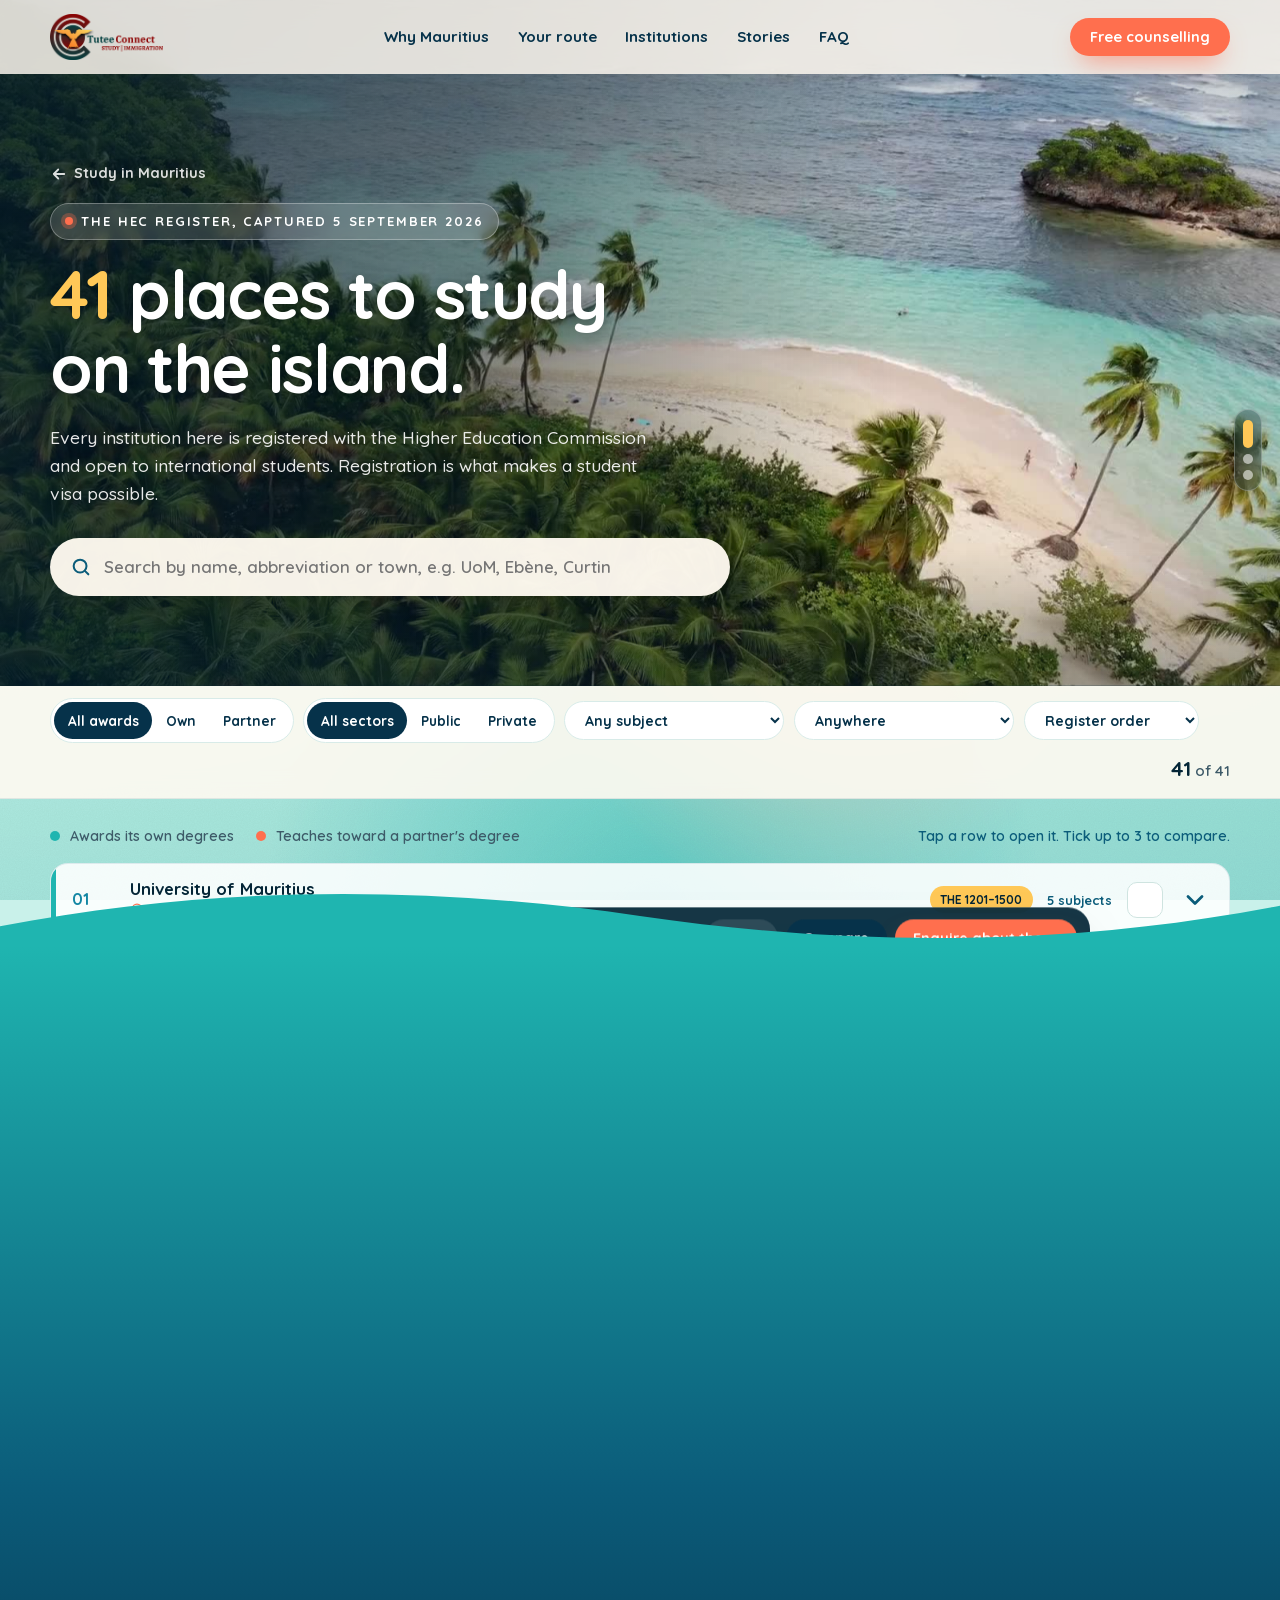
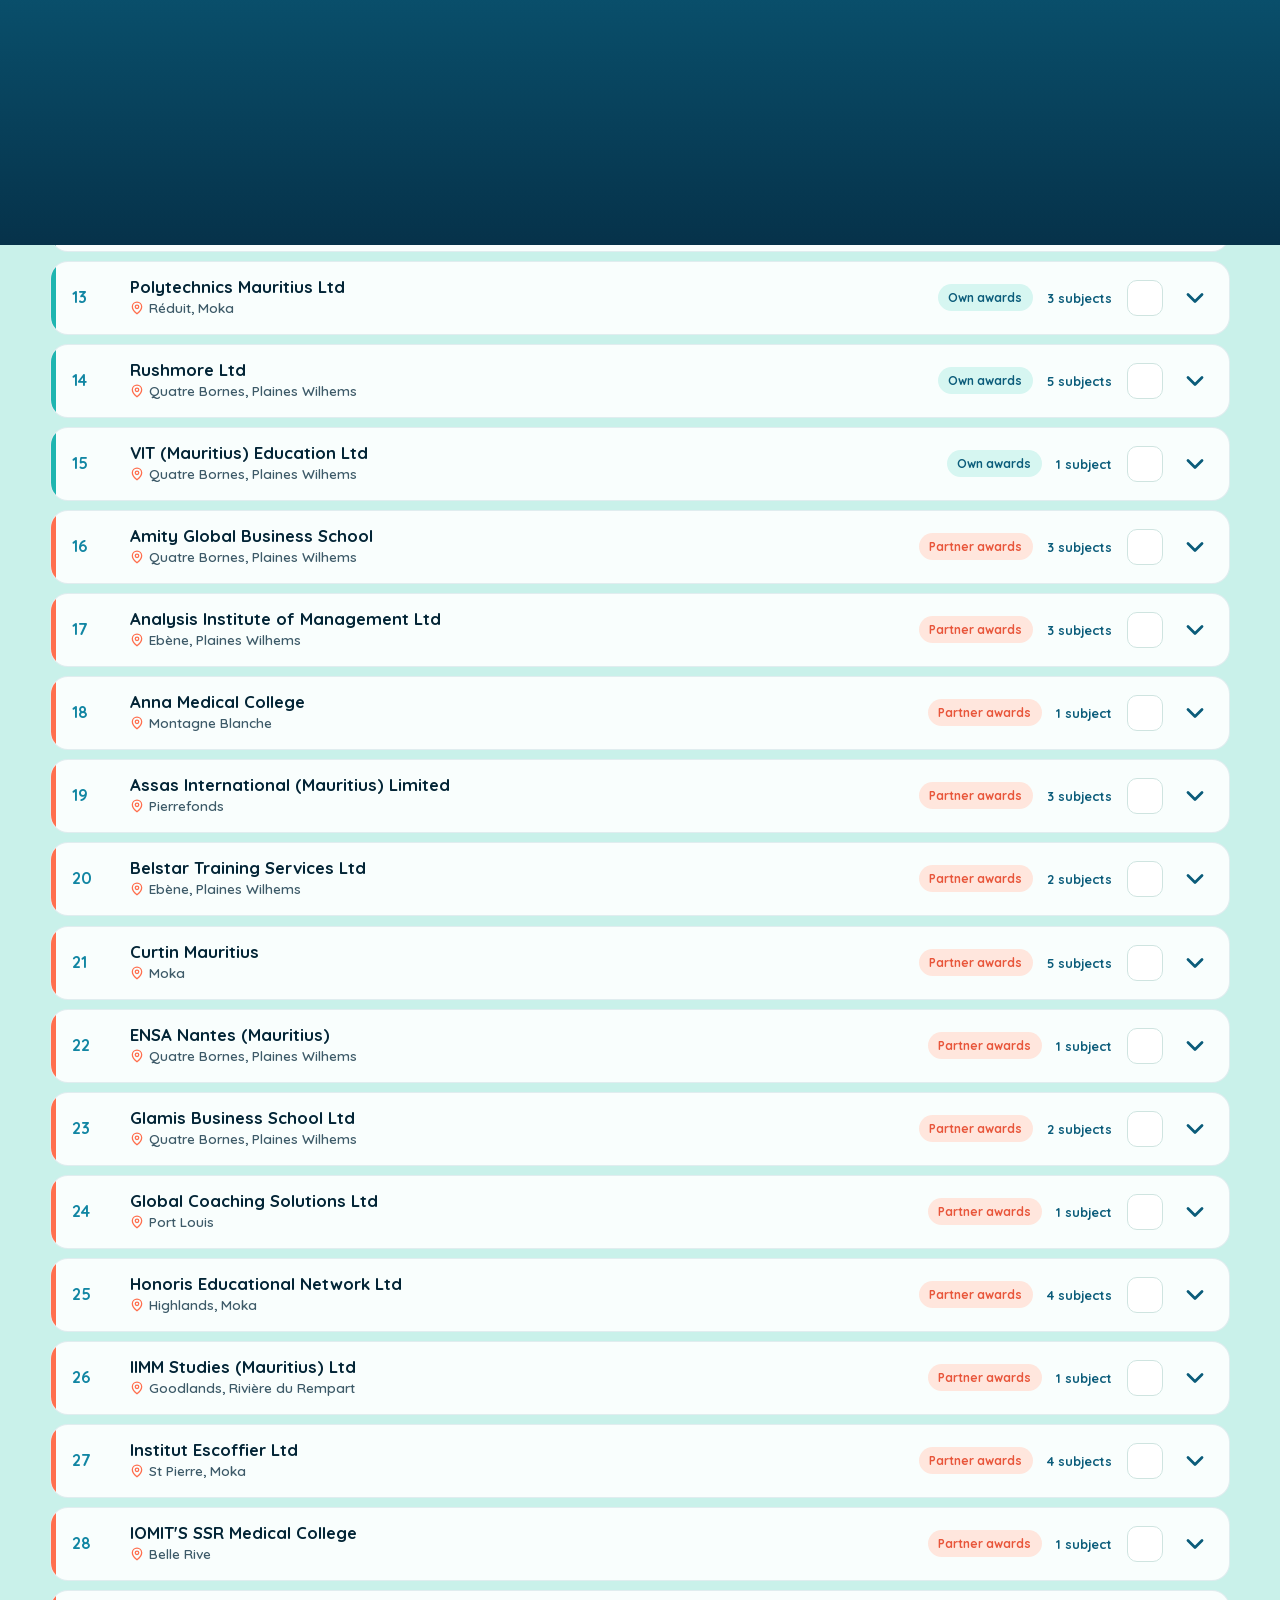
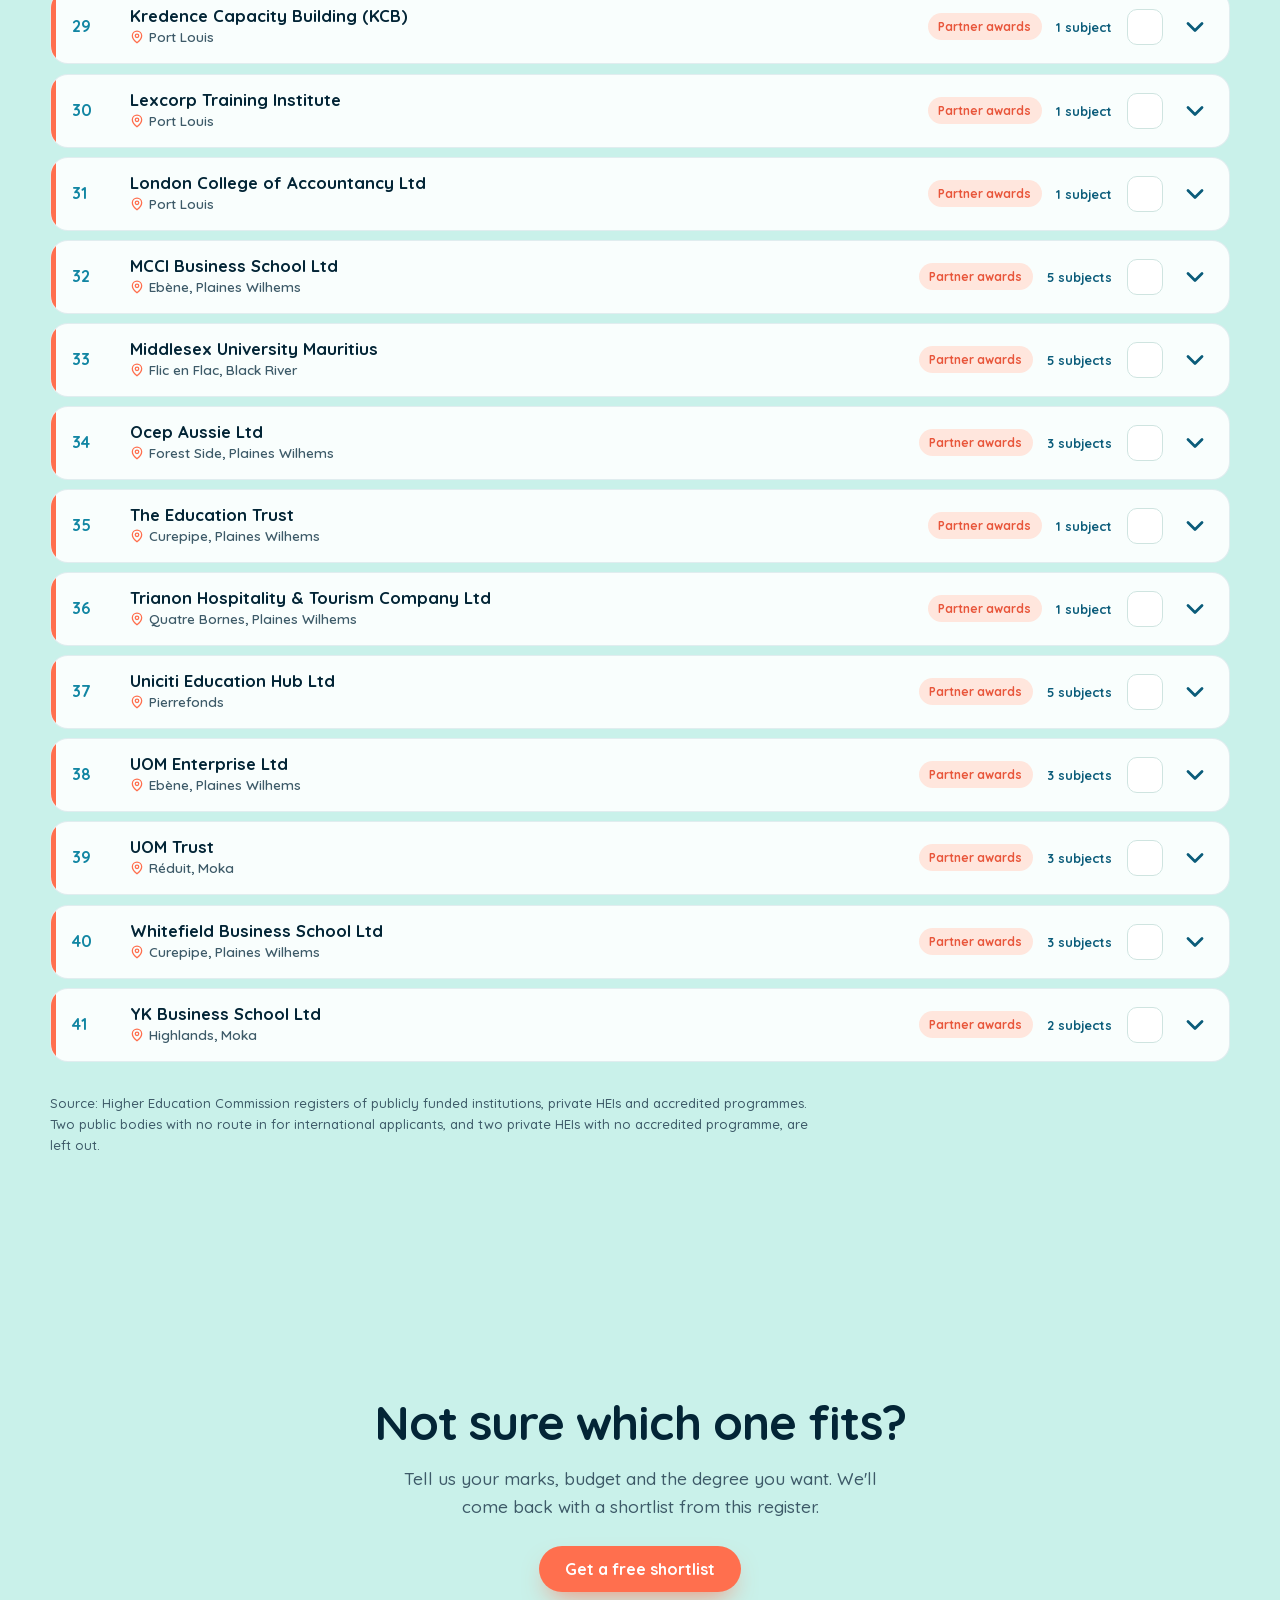
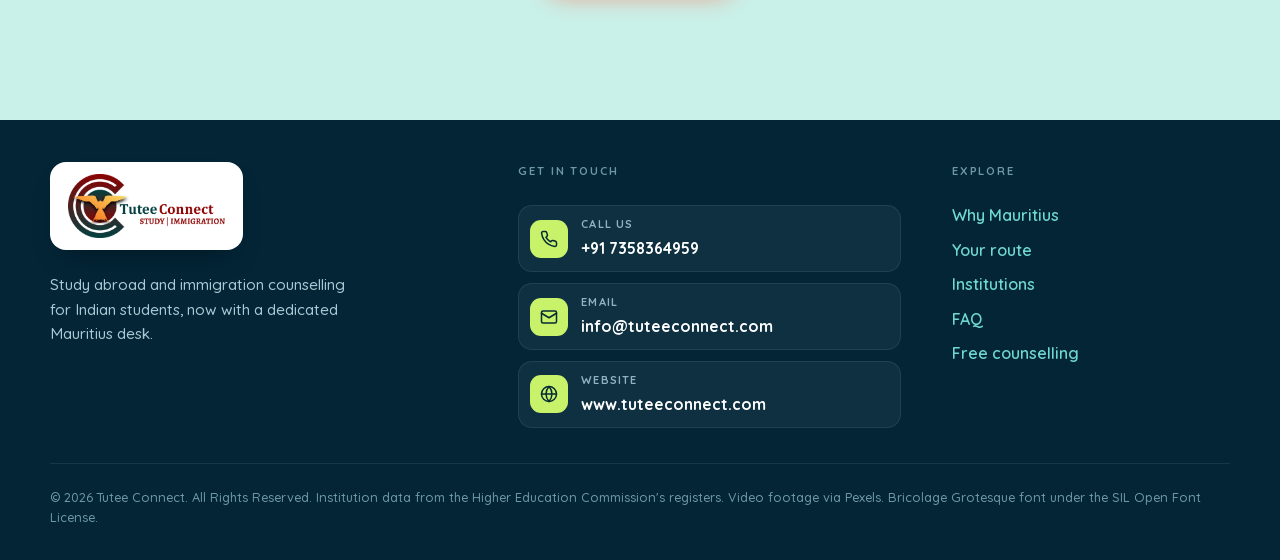
<file: island-institutions.html>
<!DOCTYPE html>
<html lang="en-GB" class="no-js">
<head>
  <meta charset="utf-8">
  <meta name="viewport" content="width=device-width, initial-scale=1">
  <title>Mauritius Institutions — Tutee Connect</title>
  <meta name="description" content="All 41 HEC-registered institutions in Mauritius an international student can enrol in. Filter by subject, region and who awards the degree.">
  <meta name="theme-color" content="#06324a">
  <link rel="icon" href="./assets/img/logo/icon.png">
  <link rel="stylesheet" href="./assets/css/quicksand.css">
  <link rel="stylesheet" href="./assets/css/island.css">
  <script src="./assets/js/universities-data.js"></script>
  <script src="./assets/js/island.js" defer></script>
  <script src="./assets/js/island-directory.js" defer></script>
</head>
<body class="dir-page">
<header class="nav" data-nav>
  <div class="wrap nav-inner">
    <a class="nav-logo" href="island.html" aria-label="Tutee Connect home"><img src="./assets/img/logo/logo-hd.png" alt="Tutee Connect — Study | Immigration" width="220" height="90"></a>
    <ul class="nav-links" data-nav-links><li><a href="island.html#why">Why Mauritius</a></li><li><a href="island.html#journey">Your route</a></li><li><a href="island-institutions.html">Institutions</a></li><li><a href="island.html#reviews">Stories</a></li><li><a href="island.html#faq">FAQ</a></li></ul>
    <a class="btn btn-coral nav-cta" href="island.html#contact" data-ripple>Free counselling</a>
    <button class="nav-toggle" type="button" aria-label="Open menu" aria-expanded="false" data-nav-toggle>
      <svg viewBox="0 0 24 24" fill="none" stroke="currentColor" stroke-width="2" stroke-linecap="round"><path d="M3 7c3-2 6 2 9 0s6-2 9 0M3 12c3-2 6 2 9 0s6-2 9 0M3 17c3-2 6 2 9 0s6-2 9 0"/></svg>
    </button>
  </div>
</header>

<main>
<section class="dir-hero" data-label="Top">
  <div class="dir-hero-media" aria-hidden="true"></div>
  <div class="dir-hero-shade" aria-hidden="true"></div>
  <div class="wrap dir-hero-inner">
    <a class="back-link" href="island.html">
      <svg viewBox="0 0 24 24" fill="none" stroke="currentColor" stroke-width="2.4" stroke-linecap="round" stroke-linejoin="round"><path d="M19 12H5M11 6l-6 6 6 6"/></svg> Study in Mauritius</a>
    <span class="eyebrow reveal"><span class="dot"></span> The HEC register, captured 5 September 2026</span>
    <h1 class="reveal d1"><span data-count="41">41</span> places to study on the island.</h1>
    <p class="reveal d2">Every institution here is registered with the Higher Education Commission and open to international students. Registration is what makes a student visa possible.</p>
    <div class="search reveal d3">
      <svg viewBox="0 0 24 24" fill="none" stroke="currentColor" stroke-width="2.2" stroke-linecap="round" stroke-linejoin="round" aria-hidden="true"><circle cx="11" cy="11" r="7"/><path d="M20 20l-3.5-3.5"/></svg>
      <label for="dir-search" class="sr-only">Search institutions</label>
      <input id="dir-search" type="search" placeholder="Search by name, abbreviation or town, e.g. UoM, Ebène, Curtin" autocomplete="off" data-search>
    </div>
  </div>
</section>

<section class="dir-body" data-stage="lagoon" data-label="Directory">
  <div class="toolbar" data-toolbar>
    <div class="wrap toolbar-inner">
      <div class="seg-mini" data-filter="awards" role="group" aria-label="Who awards the degree">
        <button type="button" class="on" data-value="">All awards</button>
        <button type="button" data-value="own">Own</button>
        <button type="button" data-value="partner">Partner</button>
      </div>
      <div class="seg-mini" data-filter="sector" role="group" aria-label="Sector">
        <button type="button" class="on" data-value="">All sectors</button>
        <button type="button" data-value="public">Public</button>
        <button type="button" data-value="private">Private</button>
      </div>
      <label class="sr-only" for="dir-subject">Subject</label>
      <select id="dir-subject" data-subject><option value="">Any subject</option></select>
      <label class="sr-only" for="dir-region">Region</label>
      <select id="dir-region" data-region><option value="">Anywhere</option></select>
      <label class="sr-only" for="dir-sort">Sort</label>
      <select id="dir-sort" data-sort>
        <option value="register">Register order</option>
        <option value="az">Name A–Z</option>
        <option value="subjects">Most subjects</option>
      </select>
      <p class="count" aria-live="polite"><b data-shown>41</b> of 41</p>
    </div>
  </div>

  <div class="wrap">
    <div class="legend">
      <span><i class="dot-own"></i> Awards its own degrees</span>
      <span><i class="dot-partner"></i> Teaches toward a partner's degree</span>
      <span class="legend-tip">Tap a row to open it. Tick up to 3 to compare.</span>
    </div>
    <ul class="rows" data-rows></ul>
    <div class="empty hidden" data-empty>
      <svg viewBox="0 0 64 64" aria-hidden="true"><path d="M8 44 C16 40 24 48 32 44 S48 40 56 44" fill="none" stroke="currentColor" stroke-width="3" stroke-linecap="round"/><circle cx="32" cy="24" r="10" fill="none" stroke="currentColor" stroke-width="3"/></svg>
      <h3>Nothing on the horizon</h3>
      <p>No institution matches all of those filters. Try removing one, or ask a counsellor for a shortlist.</p>
      <button type="button" class="btn btn-ocean" data-reset>Clear all filters</button>
    </div>
    <p class="dir-source">Source: Higher Education Commission registers of publicly funded institutions, private HEIs and accredited programmes. Two public bodies with no route in for international applicants, and two private HEIs with no accredited programme, are left out.</p>
  </div>

  <div class="tray" data-tray aria-live="polite">
    <div class="tray-inner">
      <div class="tray-picks" data-tray-picks></div>
      <div class="tray-actions">
        <button type="button" class="btn btn-glass-dark" data-tray-clear>Clear</button>
        <button type="button" class="btn btn-ocean" data-compare-open>Compare</button>
        <button type="button" class="btn btn-coral" data-tray-enquire>Enquire about these</button>
      </div>
    </div>
  </div>

  <div class="sheet" data-sheet role="dialog" aria-modal="true" aria-labelledby="sheet-title" hidden>
    <div class="sheet-back" data-sheet-close></div>
    <div class="sheet-card">
      <div class="sheet-head"><h2 id="sheet-title">Side by side</h2><button type="button" class="round-btn" data-sheet-close aria-label="Close comparison"><svg viewBox="0 0 24 24" fill="none" stroke="currentColor" stroke-width="2.4" stroke-linecap="round"><path d="M6 6l12 12M18 6L6 18"/></svg></button></div>
      <div class="sheet-scroll"><table class="compare" data-compare></table></div>
    </div>
  </div>
</section>

<section class="dir-cta" data-stage="horizon" data-label="Get a shortlist">
  <div class="wrap dir-cta-inner reveal">
    <h2>Not sure which one fits?</h2>
    <p>Tell us your marks, budget and the degree you want. We'll come back with a shortlist from this register.</p>
    <a class="btn btn-coral" href="island.html#contact" data-ripple>Get a free shortlist</a>
  </div>
</section>
<span hidden data-contact-href="island.html#contact"></span>
</main>

<footer class="footer">
  <div class="wrap">
    <div class="footer-grid">
      <div class="footer-brand">
        <span class="footer-logo"><img src="./assets/img/logo/logo-hd.png" alt="Tutee Connect — Study | Immigration" width="200" height="81"></span>
        <p>Study abroad and immigration counselling for Indian students, now with a dedicated Mauritius desk.</p>
      </div>
      <div class="footer-contact">
        <span class="footer-k">Get in touch</span>
        <a class="fc" href="tel:+917358364959"><span class="fc-ic"><svg viewBox="0 0 24 24" fill="none" stroke="currentColor" stroke-width="2" stroke-linecap="round" stroke-linejoin="round" aria-hidden="true"><path d="M22 16.9v3a2 2 0 0 1-2.2 2 19.8 19.8 0 0 1-8.6-3.1 19.5 19.5 0 0 1-6-6A19.8 19.8 0 0 1 2.1 4.2 2 2 0 0 1 4.1 2h3a2 2 0 0 1 2 1.7c.1.9.4 1.8.7 2.7a2 2 0 0 1-.5 2.1L8 9.8a16 16 0 0 0 6 6l1.3-1.3a2 2 0 0 1 2.1-.4c.9.3 1.8.6 2.7.7a2 2 0 0 1 1.7 2z"/></svg></span><span><small>Call us</small>+91 7358364959</span></a>
        <a class="fc" href="mailto:info@tuteeconnect.com"><span class="fc-ic"><svg viewBox="0 0 24 24" fill="none" stroke="currentColor" stroke-width="2" stroke-linecap="round" stroke-linejoin="round" aria-hidden="true"><rect x="2" y="4" width="20" height="16" rx="2"/><path d="m22 7-10 6L2 7"/></svg></span><span><small>Email</small>info@tuteeconnect.com</span></a>
        <a class="fc" href="https://www.tuteeconnect.com" target="_blank" rel="noopener"><span class="fc-ic"><svg viewBox="0 0 24 24" fill="none" stroke="currentColor" stroke-width="2" stroke-linecap="round" stroke-linejoin="round" aria-hidden="true"><circle cx="12" cy="12" r="10"/><path d="M2 12h20M12 2a15.3 15.3 0 0 1 4 10 15.3 15.3 0 0 1-4 10 15.3 15.3 0 0 1-4-10 15.3 15.3 0 0 1 4-10z"/></svg></span><span><small>Website</small>www.tuteeconnect.com</span></a>
      </div>
      <nav class="footer-links" aria-label="Footer">
        <span class="footer-k">Explore</span>
        <a href="island.html#why">Why Mauritius</a><a href="island.html#journey">Your route</a><a href="island-institutions.html">Institutions</a><a href="island.html#faq">FAQ</a><a href="island.html#contact">Free counselling</a>
      </nav>
    </div>
    <small class="footer-legal">© <span data-year>2026</span> Tutee Connect. All Rights Reserved. Institution data from the Higher Education Commission's registers. Video footage via Pexels. Bricolage Grotesque font under the SIL Open Font License.</small>
  </div>
</footer>
</body>
</html>
</file>
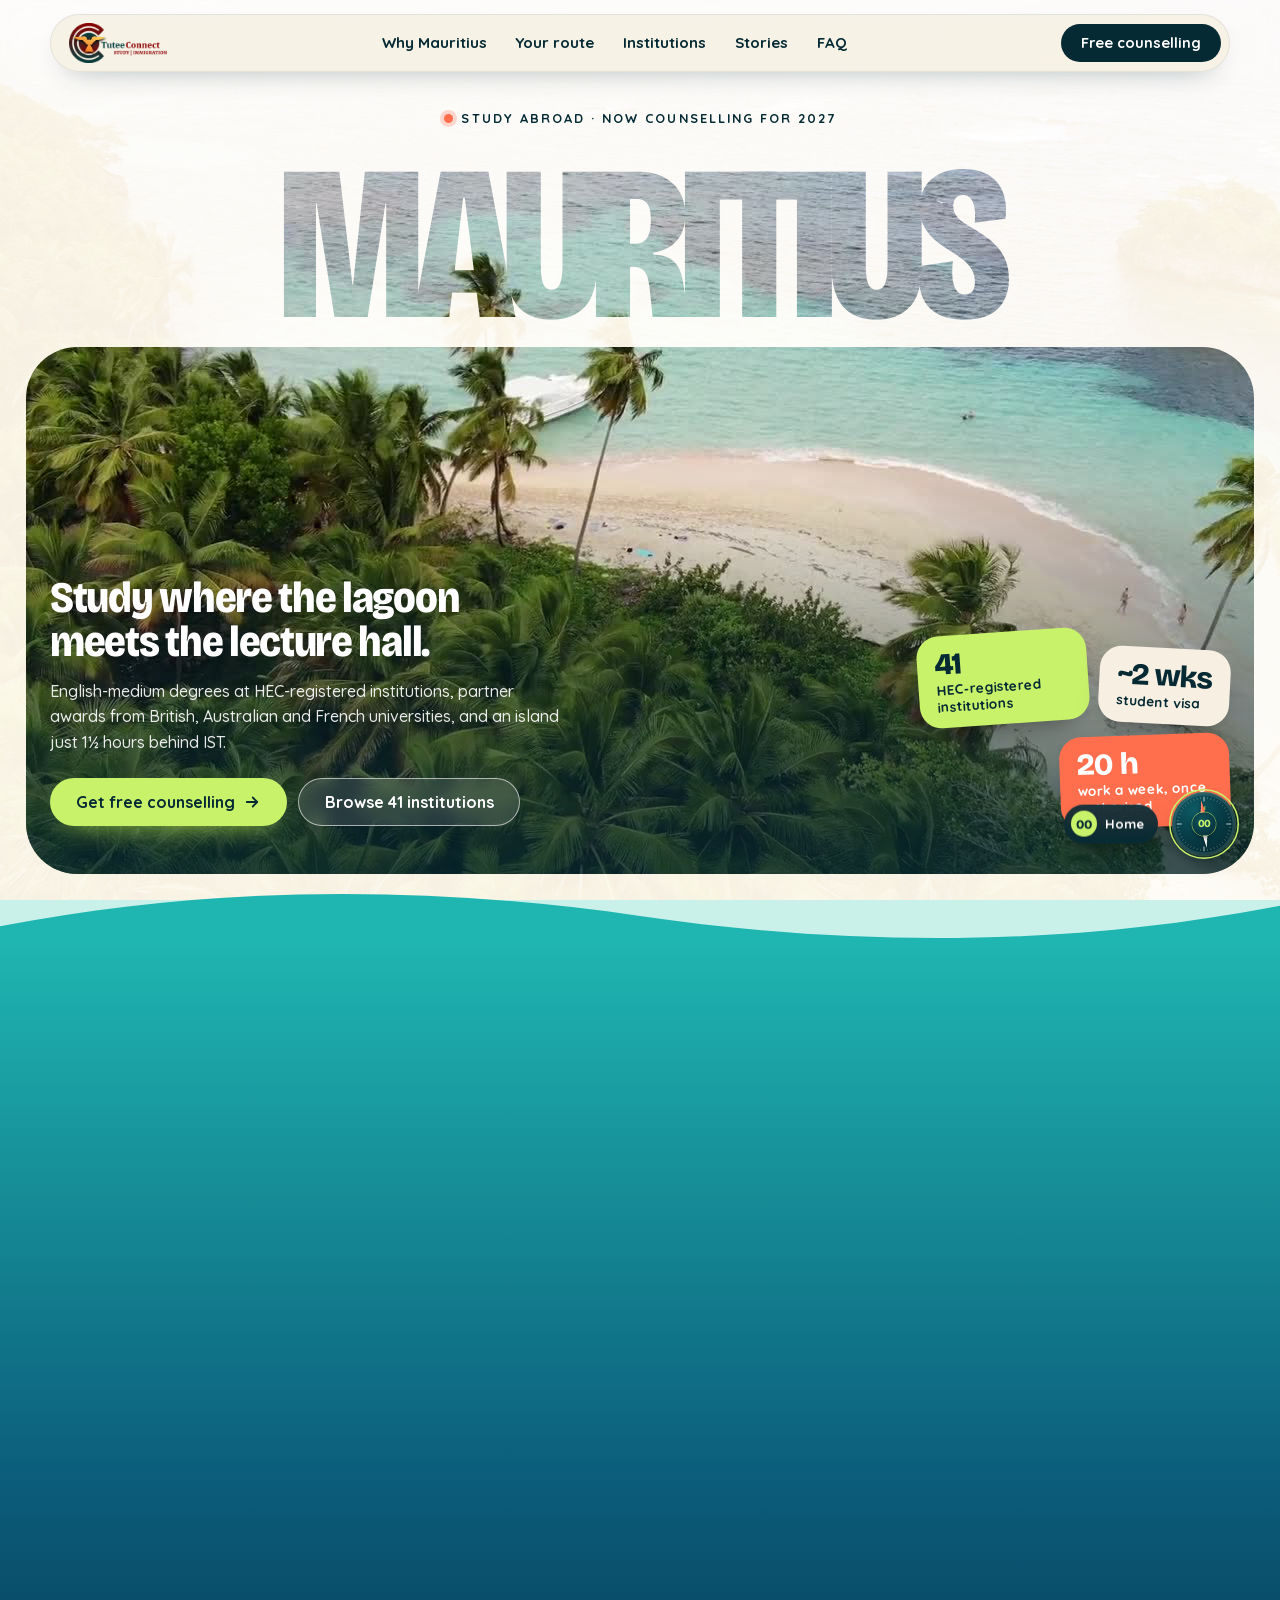
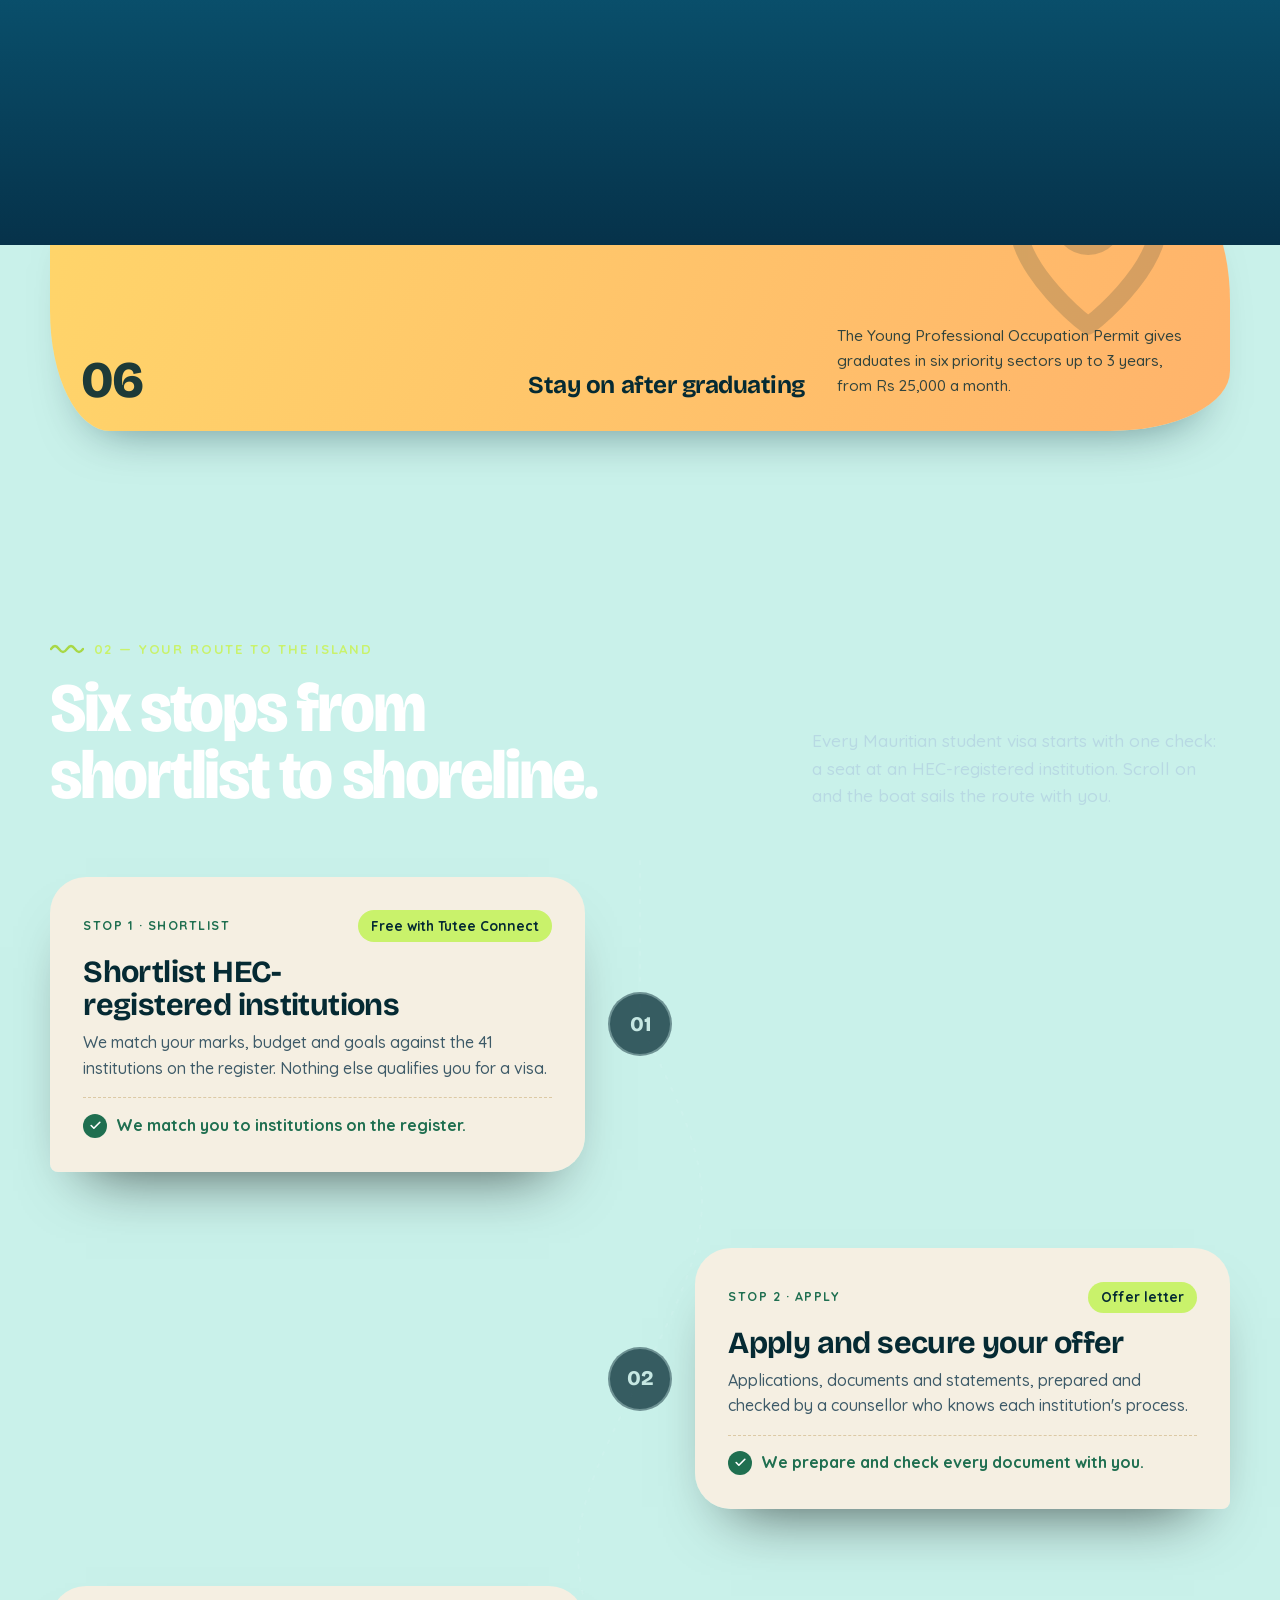
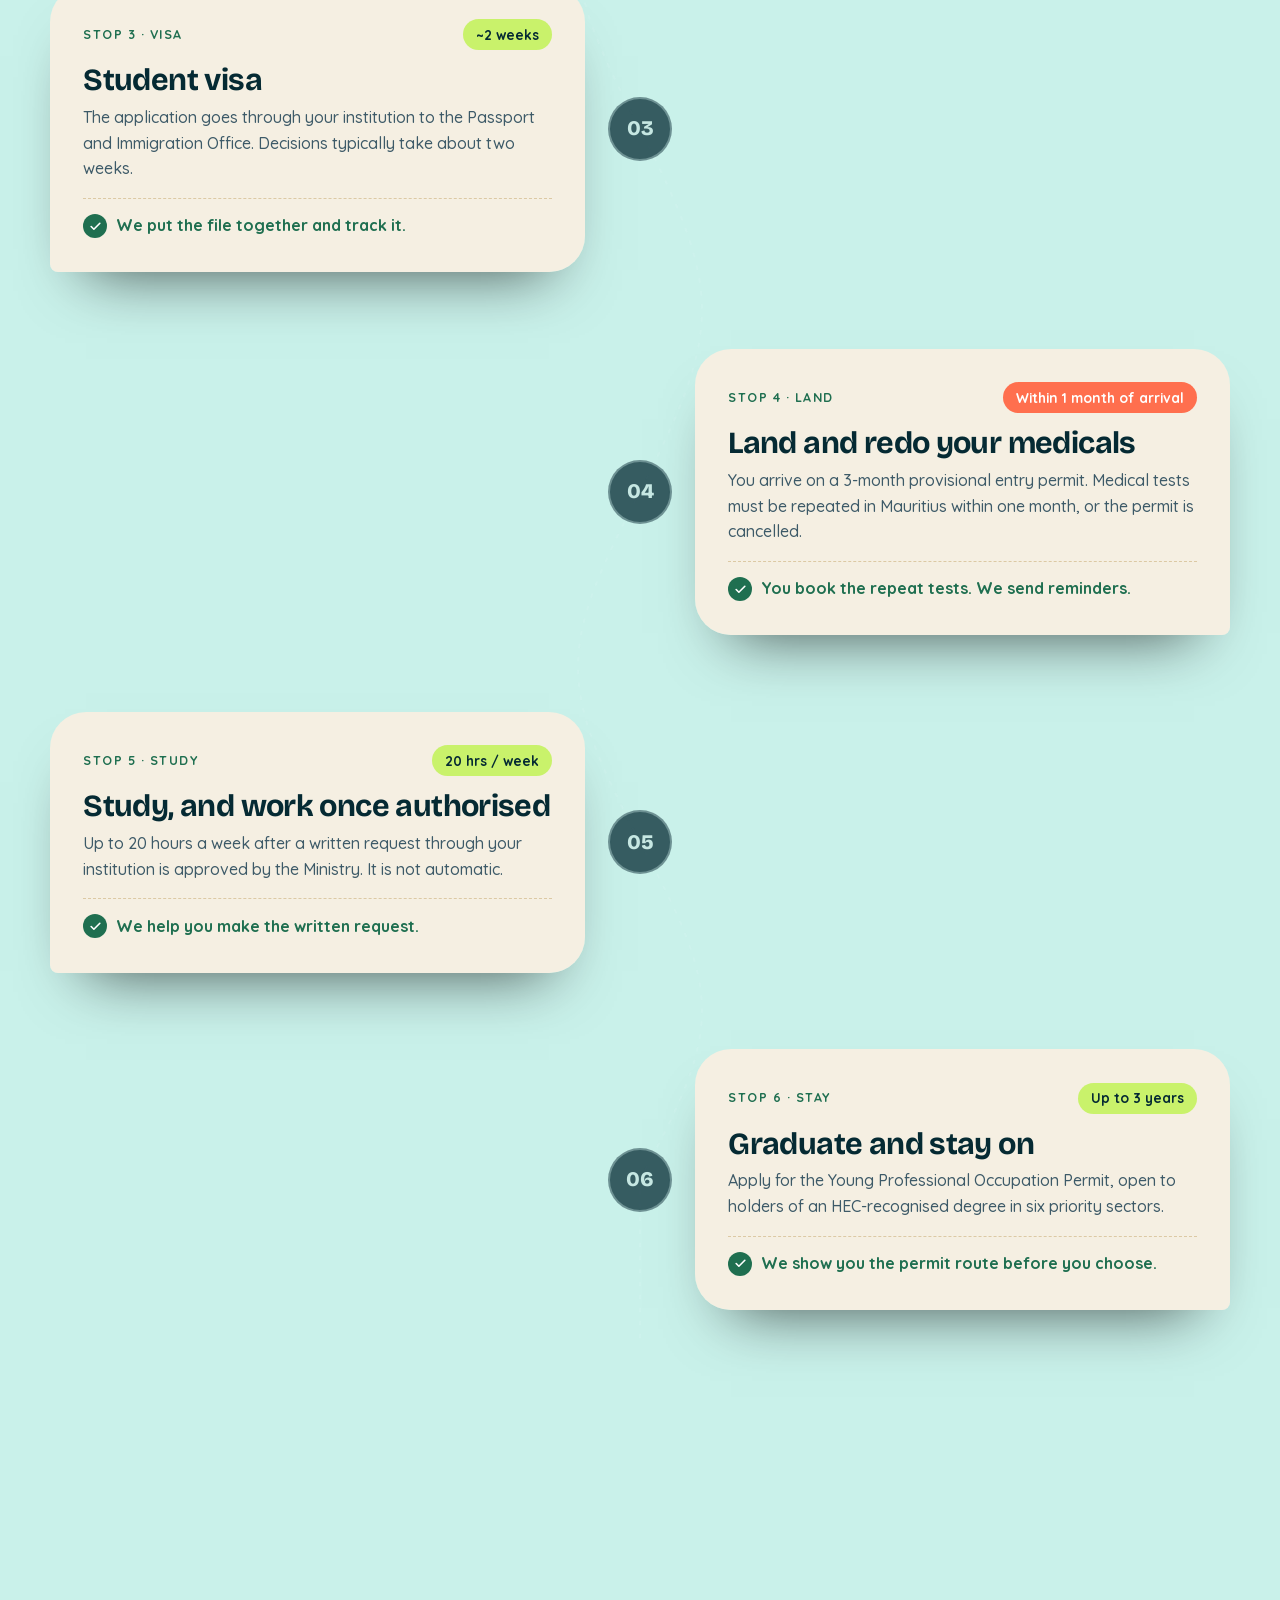
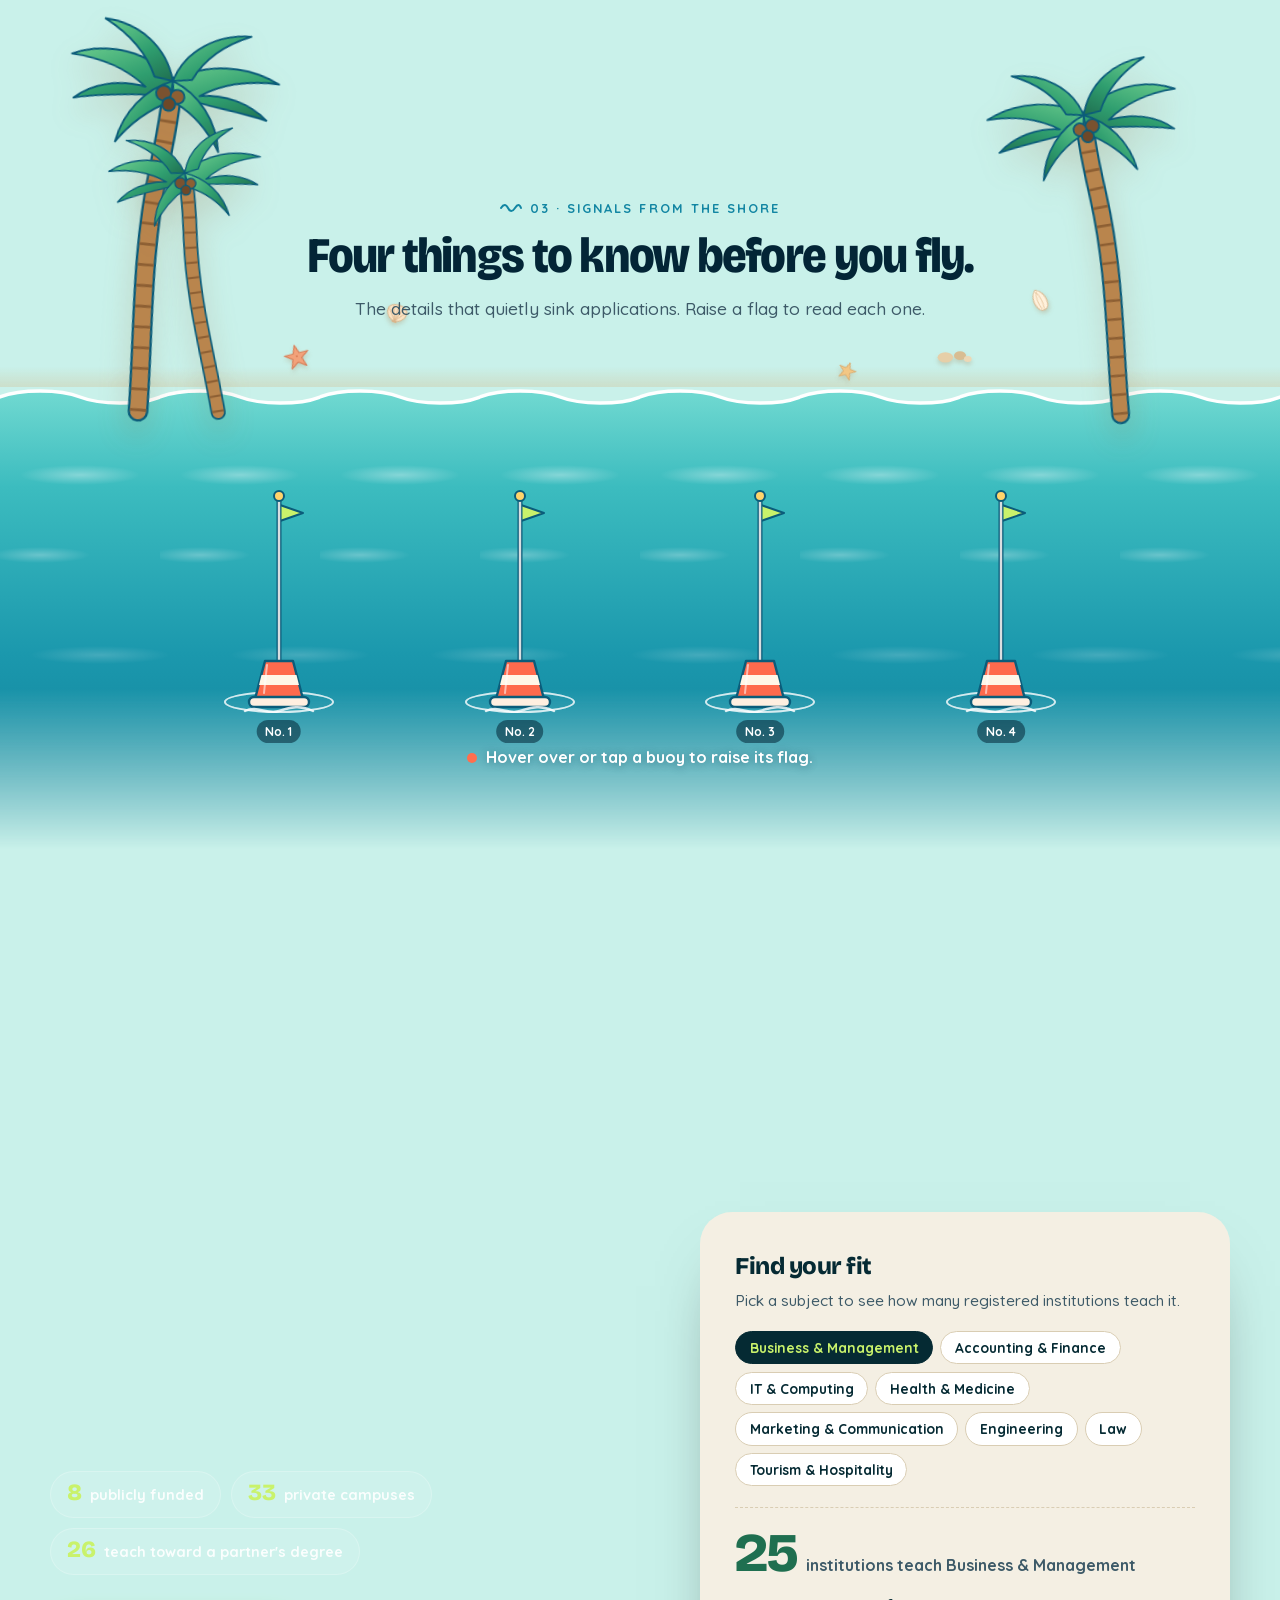
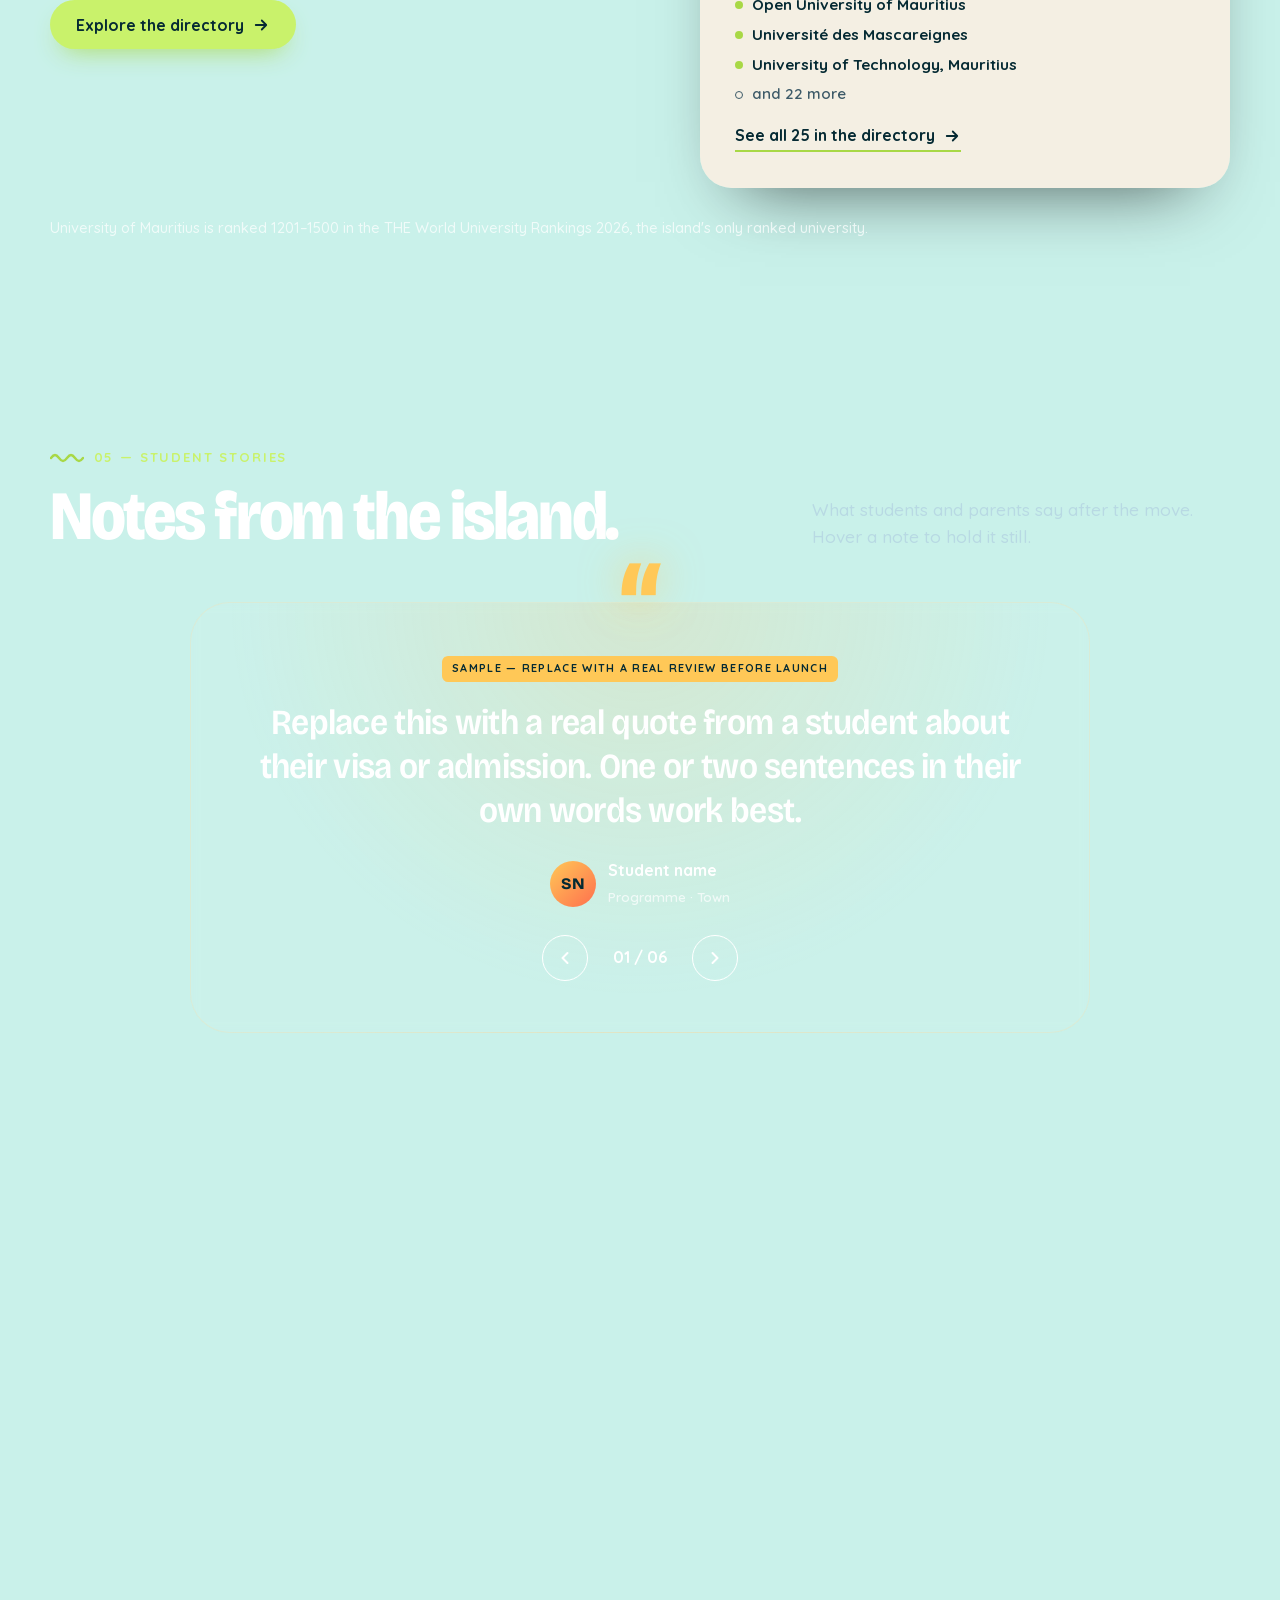
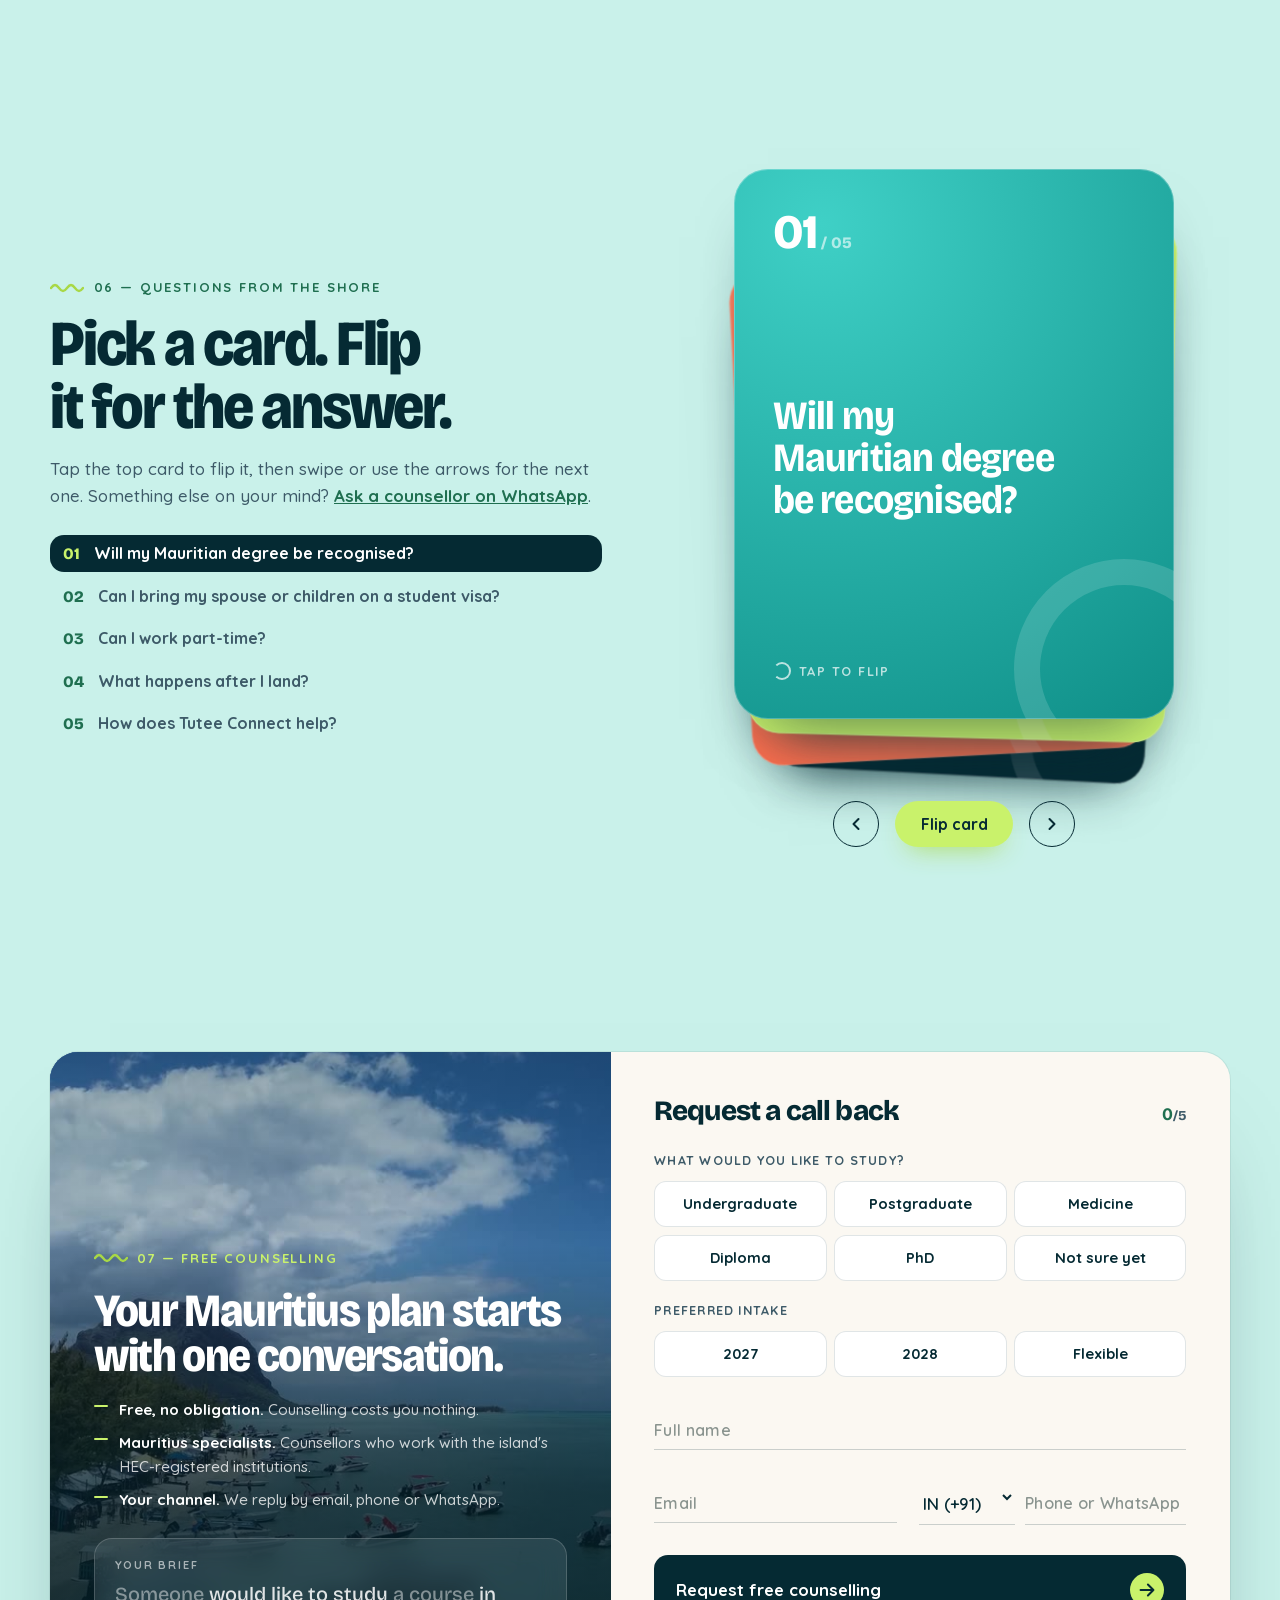
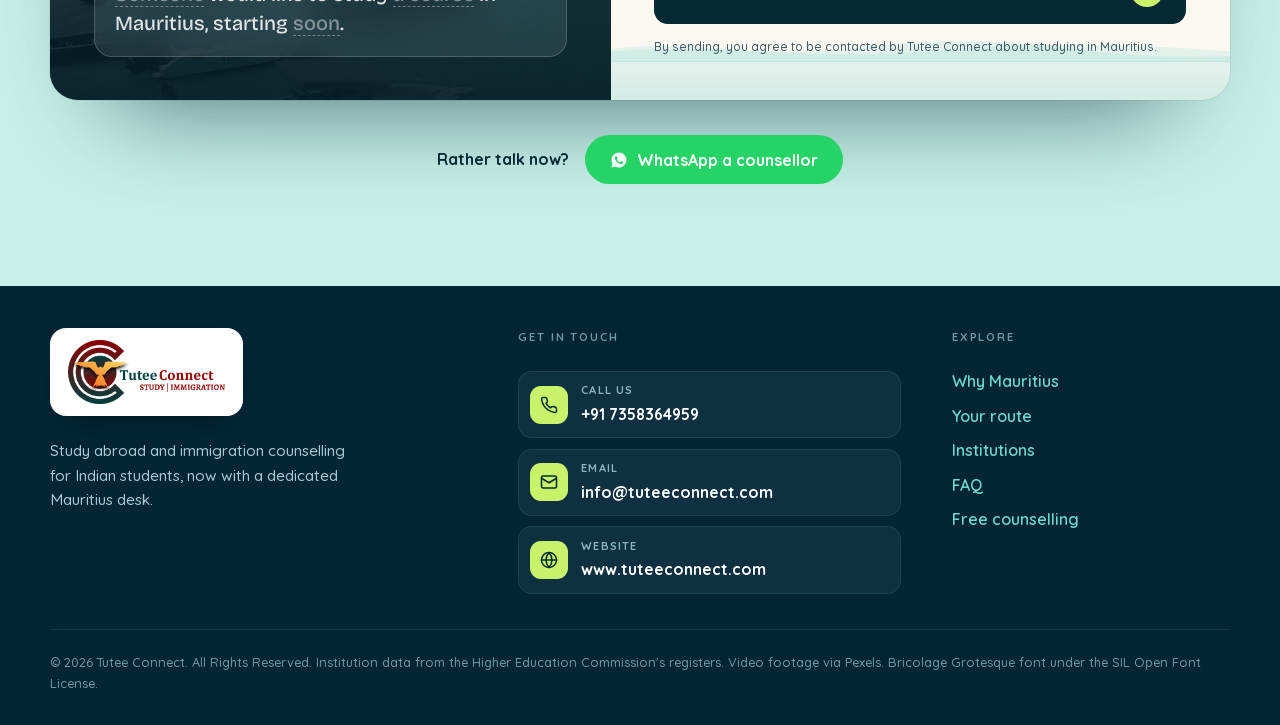
<file: island.html>
<!DOCTYPE html>
<html lang="en-GB" class="no-js">
<head>
  <meta charset="utf-8">
  <meta name="viewport" content="width=device-width, initial-scale=1">
  <title>Study in Mauritius — Tutee Connect</title>
  <meta name="description" content="Study at an HEC-registered institution in Mauritius: English-medium degrees, British, Australian and French partner awards, and a short flight from India. Free counselling from Tutee Connect.">
  <meta name="theme-color" content="#06324a">
  <link rel="icon" href="./assets/img/logo/icon.png">
  <link rel="preload" href="./assets/fonts/bricolage-latin.woff2" as="font" type="font/woff2" crossorigin>
  <link rel="stylesheet" href="./assets/css/quicksand.css">
  <link rel="stylesheet" href="./assets/css/island.css">
  <script src="./assets/js/island.js" defer></script>
</head>
<body class="home">
<header class="nav" data-nav>
  <div class="wrap nav-inner">
    <a class="nav-logo" href="#home" aria-label="Tutee Connect home"><img src="./assets/img/logo/logo-hd.png" alt="Tutee Connect — Study | Immigration" width="220" height="90"></a>
    <ul class="nav-links" data-nav-links><li><a href="#why">Why Mauritius</a></li><li><a href="#journey">Your route</a></li><li><a href="island-institutions.html" target="_blank" rel="noopener">Institutions</a></li><li><a href="#reviews">Stories</a></li><li><a href="#faq">FAQ</a></li></ul>
    <a class="btn btn-coral nav-cta" href="#contact" data-ripple>Free counselling</a>
    <button class="nav-toggle" type="button" aria-label="Open menu" aria-expanded="false" data-nav-toggle>
      <svg viewBox="0 0 24 24" fill="none" stroke="currentColor" stroke-width="2" stroke-linecap="round"><path d="M3 7c3-2 6 2 9 0s6-2 9 0M3 12c3-2 6 2 9 0s6-2 9 0M3 17c3-2 6 2 9 0s6-2 9 0"/></svg>
    </button>
  </div>
</header>

<main>
<!-- ============================================================ HERO: the island seen through the letters -->
<section class="hero" id="home" data-label="Home">
  <div class="hero-media" aria-hidden="true">
    <video class="hero-video" autoplay muted loop playsinline preload="auto" poster="./assets/video/island-hero.jpg">
      <source src="./assets/video/island-hero.mp4" type="video/mp4">
    </video>
  </div>
  <!-- Sand-coloured cut-outs sit in the same grid rows as the content; black shapes become windows onto the video (mix-blend-mode: screen). -->
  <div class="cut cut-1" aria-hidden="true"></div>
  <div class="cut cut-2" aria-hidden="true"><span class="cut-word">Mauritius</span></div>
  <div class="cut cut-3" aria-hidden="true"><div class="cut-window"></div></div>
  <div class="hero-top wrap">
    <span class="tagline reveal"><span class="dot"></span> Study abroad · Now counselling for 2027</span>
    <h1 class="sr-only">Study in Mauritius with Tutee Connect</h1>
  </div>
  <div class="hero-window">
    <div class="wrap hero-window-inner">
      <div class="hero-pitch reveal d1">
        <p class="pitch-big">Study where the lagoon meets the lecture hall.</p>
        <p>English-medium degrees at HEC-registered institutions, partner awards from British, Australian and French universities, and an island just 1½ hours behind IST.</p>
        <div class="hero-actions">
          <a class="btn btn-lime" href="#contact" data-ripple>Get free counselling
            <svg viewBox="0 0 24 24" fill="none" stroke="currentColor" stroke-width="2.4" stroke-linecap="round" stroke-linejoin="round"><path d="M5 12h14M13 6l6 6-6 6"/></svg></a>
          <a class="btn btn-ghost-light" href="island-institutions.html" target="_blank" rel="noopener" data-ripple>Browse 41 institutions</a>
        </div>
      </div>
      <ul class="stickers reveal d2" aria-label="Key facts">
        <li class="st st-a"><b><span data-count="41">41</span></b> HEC-registered institutions</li>
        <li class="st st-b"><b>~<span data-count="2">2</span> wks</b> student visa</li>
        <li class="st st-c"><b><span data-count="20">20</span> h</b> work a week, once authorised</li>
      </ul>
    </div>
  </div>
</section>

<!-- ============================================================ 01 WHY: pebble bento -->
<section class="section why" id="why" data-stage="lagoon" data-label="Why Mauritius">
  <div class="wrap">
    <div class="split-head">
      <div class="reveal">
        <span class="chapter">01 — Why Mauritius</span>
        <h2>Six reasons the island <mark class="scribble">works</mark> for Indian students.</h2>
      </div>
      <p class="reveal d1">Small, safe and easy to settle into, with universities that are regulated, English-medium and closely tied to universities abroad. Hover or tap a pebble.</p>
    </div>
    <div class="pebbles">
      <article class="pebble pb-1 reveal" tabindex="0"><span class="pb-num">01</span><span class="pb-ico"><svg viewBox="0 0 24 24" fill="none" stroke="currentColor" stroke-width="2" stroke-linecap="round" stroke-linejoin="round" aria-hidden="true"><path d="M2 4h7a3 3 0 0 1 3 3v13a2 2 0 0 0-2-2H2zM22 4h-7a3 3 0 0 0-3 3v13a2 2 0 0 1 2-2h8z"/></svg></span><span class="pb-tag">EN · FR</span><h3>English in class, French on the street</h3><p>Programmes are taught in English. Around you, French and Kreol, a bilingual edge employers notice.</p></article>
      <article class="pebble pb-2 reveal d1" tabindex="0"><span class="pb-num">02</span><span class="pb-ico"><svg viewBox="0 0 24 24" fill="none" stroke="currentColor" stroke-width="2" stroke-linecap="round" stroke-linejoin="round" aria-hidden="true"><path d="M22 10 12 5 2 10l10 5 10-5z"/><path d="M6 12v5c3 2 9 2 12 0v-5"/></svg></span><span class="pb-tag">26 / 41</span><h3>A foreign degree, taught locally</h3><p>26 of the 41 institutions teach toward an overseas partner's award: British, Australian, French or Indian.</p></article>
      <article class="pebble pb-3 reveal d2" tabindex="0"><span class="pb-num">03</span><span class="pb-ico"><svg viewBox="0 0 24 24" fill="none" stroke="currentColor" stroke-width="2" stroke-linecap="round" stroke-linejoin="round" aria-hidden="true"><path d="M17.8 19.2 16 11l3.5-3.5C21 6 21.5 4 21 3c-1-.5-3 0-4.5 1.5L13 8 4.8 6.2c-.5-.1-.9.1-1.1.5l-.3.5c-.2.5-.1 1 .3 1.3L9 12l-2 3H4l-1 1 3 2 2 3 1-1v-3l3-2 3.5 5.3c.3.4.8.5 1.3.3l.5-.2c.4-.3.6-.7.5-1.2z"/></svg></span><span class="pb-tag">IST −1½</span><h3>Close to home</h3><p>Direct flights from Indian metros, and the clock runs just 1½ hours behind IST, so calls home stay easy.</p></article>
      <article class="pebble pb-4 reveal" tabindex="0"><span class="pb-num">04</span><span class="pb-ico"><svg viewBox="0 0 24 24" fill="none" stroke="currentColor" stroke-width="2" stroke-linecap="round" stroke-linejoin="round" aria-hidden="true"><path d="M12 2c1 3 4 4 4 8a4 4 0 0 1-8 0c0-4 3-5 4-8z"/><path d="M5 22h14M8 22v-4h8v4"/></svg></span><span class="pb-tag">DIWALI</span><h3>A culture you'll recognise</h3><p>Most Mauritians have Indian roots. Diwali is a public holiday, and you'll find home food on every corner.</p></article>
      <article class="pebble pb-5 reveal d1" tabindex="0"><span class="pb-num">05</span><span class="pb-ico"><svg viewBox="0 0 24 24" fill="none" stroke="currentColor" stroke-width="2" stroke-linecap="round" stroke-linejoin="round" aria-hidden="true"><rect x="2" y="7" width="20" height="14" rx="2"/><path d="M16 7V5a2 2 0 0 0-2-2h-4a2 2 0 0 0-2 2v2M2 13h20"/></svg></span><span class="pb-tag">20 HRS</span><h3>Work while you study</h3><p>Up to 20 hours a week once you're authorised. We handle the written request through your institution.</p></article>
      <article class="pebble pb-6 reveal d2" tabindex="0"><span class="pb-num">06</span><span class="pb-ico"><svg viewBox="0 0 24 24" fill="none" stroke="currentColor" stroke-width="2" stroke-linecap="round" stroke-linejoin="round" aria-hidden="true"><path d="M12 22s8-6 8-12a8 8 0 0 0-16 0c0 6 8 12 8 12z"/><circle cx="12" cy="10" r="3"/></svg></span><span class="pb-tag">3 YRS</span><h3>Stay on after graduating</h3><p>The Young Professional Occupation Permit gives graduates in six priority sectors up to 3 years, from Rs 25,000 a month.</p></article>
    </div>
  </div>
</section>

<!-- ============================================================ 02 ROUTE: a tide line that draws itself as you scroll -->
<section class="section voyage" id="journey" data-stage="chart" data-label="Your route">
  <div class="wrap">
    <div class="split-head light">
      <div class="reveal">
        <span class="chapter">02 — Your route to the island</span>
        <h2>Six stops from shortlist to shoreline.</h2>
      </div>
      <p class="reveal d1">Every Mauritian student visa starts with one check: a seat at an HEC-registered institution. Scroll on and the boat sails the route with you.</p>
    </div>
    <div class="tide" data-tide>
      <svg class="tide-svg" aria-hidden="true"><path class="tide-ghost" data-tide-ghost/><path class="tide-line" data-tide-line/></svg>
      <div class="tide-boat" aria-hidden="true" data-tide-boat><svg viewBox="0 0 40 40"><path d="M6 24 H34 L29 32 H11 Z" fill="#fff"/><path d="M20 22 V4 L32 21 Z" fill="#ff6a4d"/><path d="M19 21 V8 L9 21 Z" fill="#fff6e3"/></svg></div>
      <ol class="tide-stops">
        <li class="tstop l"><span class="tdot">01</span><div class="tcard"><div class="tmeta"><span>Stop 1 · Shortlist</span><span class="ttag">Free with Tutee Connect</span></div><h3>Shortlist HEC-registered institutions</h3><p>We match your marks, budget and goals against the 41 institutions on the register. Nothing else qualifies you for a visa.</p><div class="twho">We match you to institutions on the register.</div></div></li>
        <li class="tstop r"><span class="tdot">02</span><div class="tcard"><div class="tmeta"><span>Stop 2 · Apply</span><span class="ttag">Offer letter</span></div><h3>Apply and secure your offer</h3><p>Applications, documents and statements, prepared and checked by a counsellor who knows each institution's process.</p><div class="twho">We prepare and check every document with you.</div></div></li>
        <li class="tstop l"><span class="tdot">03</span><div class="tcard"><div class="tmeta"><span>Stop 3 · Visa</span><span class="ttag">~2 weeks</span></div><h3>Student visa</h3><p>The application goes through your institution to the Passport and Immigration Office. Decisions typically take about two weeks.</p><div class="twho">We put the file together and track it.</div></div></li>
        <li class="tstop r"><span class="tdot">04</span><div class="tcard"><div class="tmeta"><span>Stop 4 · Land</span><span class="ttag warn">Within 1 month of arrival</span></div><h3>Land and redo your medicals</h3><p>You arrive on a 3-month provisional entry permit. Medical tests must be repeated in Mauritius within one month, or the permit is cancelled.</p><div class="twho">You book the repeat tests. We send reminders.</div></div></li>
        <li class="tstop l"><span class="tdot">05</span><div class="tcard"><div class="tmeta"><span>Stop 5 · Study</span><span class="ttag">20 hrs / week</span></div><h3>Study, and work once authorised</h3><p>Up to 20 hours a week after a written request through your institution is approved by the Ministry. It is not automatic.</p><div class="twho">We help you make the written request.</div></div></li>
        <li class="tstop r"><span class="tdot">06</span><div class="tcard"><div class="tmeta"><span>Stop 6 · Stay</span><span class="ttag">Up to 3 years</span></div><h3>Graduate and stay on</h3><p>Apply for the Young Professional Occupation Permit, open to holders of an HEC-recognised degree in six priority sectors.</p><div class="twho">We show you the permit route before you choose.</div></div></li>
      </ol>
    </div>
  </div>
</section>

<!-- ============================================================ BOTTLES -->
<section class="section bottles" id="know" data-stage="shore" data-label="Know before you fly">
  <div class="beach-top">
    <div class="wrap">
      <div class="section-head center reveal">
        <span class="kicker"><svg viewBox="0 0 22 10" aria-hidden="true"><path d="M1 5c2.5-4 5-4 7 0s4.5 4 7 0 4.5-4 6 0" fill="none" stroke="currentColor" stroke-width="2" stroke-linecap="round"/></svg> 03 · Signals from the shore</span>
        <h2>Four things to know before you fly.</h2>
        <p>The details that quietly sink applications. Raise a flag to read each one.</p>
      </div>
    </div>
  </div>
  <div class="sea-zone">
    <div class="sea-bg" aria-hidden="true"><div class="sw sw2"></div><div class="sw sw3"></div><div class="sw sw4"></div></div>
    <div class="wrap">
      <div class="buoy-field reveal" data-bottles data-buoy-field>
        <div class="buoy-row" role="group" aria-label="Four things to know">
          <button type="button" class="buoy" aria-pressed="false" aria-label="Thing 1 of 4: No HEC registration, no visa" data-title="No HEC registration, no visa" data-text="Only institutions on the Higher Education Commission's register can host a student visa, and the same check returns when you apply for a post-study permit."><span class="buoy-ripple"></span><span class="buoy-ripple r2"></span><span class="buoy-body"><svg viewBox="0 0 84 260" aria-hidden="true"><path class="pennant" d="M43 22 L66 30 L43 38 Z" fill="#c9f26b" stroke="#0b5c7a" stroke-width="2" stroke-linejoin="round"/><line x1="42" y1="16" x2="42" y2="178" stroke="#0b5c7a" stroke-width="5" stroke-linecap="round"/><line x1="42" y1="16" x2="42" y2="178" stroke="#d9dee0" stroke-width="2.4" stroke-linecap="round"/><circle class="lamp" cx="42" cy="13" r="5" fill="#ffd46b" stroke="#0b5c7a" stroke-width="2"/><path d="M28 178 H56 L66 216 H18 Z" fill="#ff6a4d" stroke="#0b5c7a" stroke-width="2.4" stroke-linejoin="round"/><path d="M24.5 192 H59.5 L62 202 H22 Z" fill="#fff6e8"/><path d="M30 182 L27 210" stroke="#fff" stroke-width="2" stroke-linecap="round" opacity=".55"/><rect x="12" y="214" width="60" height="10" rx="5" fill="#ffefe0" stroke="#0b5c7a" stroke-width="2.4"/><path d="M8 228 C20 222 30 232 42 228 S64 222 76 228" fill="none" stroke="#ffffff" stroke-width="2.4" stroke-linecap="round" opacity=".8"/></svg></span><span class="buoy-num">No. 1</span></button>
      <button type="button" class="buoy" aria-pressed="false" aria-label="Thing 2 of 4: Medicals, again, within a month" data-title="Medicals, again, within a month" data-text="Tests done at home aren't the end of it. Repeat them in Mauritius within one month of arrival or your provisional permit is cancelled."><span class="buoy-ripple"></span><span class="buoy-ripple r2"></span><span class="buoy-body"><svg viewBox="0 0 84 260" aria-hidden="true"><path class="pennant" d="M43 22 L66 30 L43 38 Z" fill="#c9f26b" stroke="#0b5c7a" stroke-width="2" stroke-linejoin="round"/><line x1="42" y1="16" x2="42" y2="178" stroke="#0b5c7a" stroke-width="5" stroke-linecap="round"/><line x1="42" y1="16" x2="42" y2="178" stroke="#d9dee0" stroke-width="2.4" stroke-linecap="round"/><circle class="lamp" cx="42" cy="13" r="5" fill="#ffd46b" stroke="#0b5c7a" stroke-width="2"/><path d="M28 178 H56 L66 216 H18 Z" fill="#ff6a4d" stroke="#0b5c7a" stroke-width="2.4" stroke-linejoin="round"/><path d="M24.5 192 H59.5 L62 202 H22 Z" fill="#fff6e8"/><path d="M30 182 L27 210" stroke="#fff" stroke-width="2" stroke-linecap="round" opacity=".55"/><rect x="12" y="214" width="60" height="10" rx="5" fill="#ffefe0" stroke="#0b5c7a" stroke-width="2.4"/><path d="M8 228 C20 222 30 232 42 228 S64 222 76 228" fill="none" stroke="#ffffff" stroke-width="2.4" stroke-linecap="round" opacity=".8"/></svg></span><span class="buoy-num">No. 2</span></button>
      <button type="button" class="buoy" aria-pressed="false" aria-label="Thing 3 of 4: Part-time work isn't automatic" data-title="Part-time work isn't automatic" data-text="The 20 hours a week needs written authorisation, routed through your institution to the Ministry. Don't count on that income until it's approved."><span class="buoy-ripple"></span><span class="buoy-ripple r2"></span><span class="buoy-body"><svg viewBox="0 0 84 260" aria-hidden="true"><path class="pennant" d="M43 22 L66 30 L43 38 Z" fill="#c9f26b" stroke="#0b5c7a" stroke-width="2" stroke-linejoin="round"/><line x1="42" y1="16" x2="42" y2="178" stroke="#0b5c7a" stroke-width="5" stroke-linecap="round"/><line x1="42" y1="16" x2="42" y2="178" stroke="#d9dee0" stroke-width="2.4" stroke-linecap="round"/><circle class="lamp" cx="42" cy="13" r="5" fill="#ffd46b" stroke="#0b5c7a" stroke-width="2"/><path d="M28 178 H56 L66 216 H18 Z" fill="#ff6a4d" stroke="#0b5c7a" stroke-width="2.4" stroke-linejoin="round"/><path d="M24.5 192 H59.5 L62 202 H22 Z" fill="#fff6e8"/><path d="M30 182 L27 210" stroke="#fff" stroke-width="2" stroke-linecap="round" opacity=".55"/><rect x="12" y="214" width="60" height="10" rx="5" fill="#ffefe0" stroke="#0b5c7a" stroke-width="2.4"/><path d="M8 228 C20 222 30 232 42 228 S64 222 76 228" fill="none" stroke="#ffffff" stroke-width="2.4" stroke-linecap="round" opacity=".8"/></svg></span><span class="buoy-num">No. 3</span></button>
      <button type="button" class="buoy" aria-pressed="false" aria-label="Thing 4 of 4: Families can't come on a student visa" data-title="Families can't come on a student visa" data-text="There is no dependant provision for students. Dependant permits sit under the Occupation Permit, and carry no right to work."><span class="buoy-ripple"></span><span class="buoy-ripple r2"></span><span class="buoy-body"><svg viewBox="0 0 84 260" aria-hidden="true"><path class="pennant" d="M43 22 L66 30 L43 38 Z" fill="#c9f26b" stroke="#0b5c7a" stroke-width="2" stroke-linejoin="round"/><line x1="42" y1="16" x2="42" y2="178" stroke="#0b5c7a" stroke-width="5" stroke-linecap="round"/><line x1="42" y1="16" x2="42" y2="178" stroke="#d9dee0" stroke-width="2.4" stroke-linecap="round"/><circle class="lamp" cx="42" cy="13" r="5" fill="#ffd46b" stroke="#0b5c7a" stroke-width="2"/><path d="M28 178 H56 L66 216 H18 Z" fill="#ff6a4d" stroke="#0b5c7a" stroke-width="2.4" stroke-linejoin="round"/><path d="M24.5 192 H59.5 L62 202 H22 Z" fill="#fff6e8"/><path d="M30 182 L27 210" stroke="#fff" stroke-width="2" stroke-linecap="round" opacity=".55"/><rect x="12" y="214" width="60" height="10" rx="5" fill="#ffefe0" stroke="#0b5c7a" stroke-width="2.4"/><path d="M8 228 C20 222 30 232 42 228 S64 222 76 228" fill="none" stroke="#ffffff" stroke-width="2.4" stroke-linecap="round" opacity=".8"/></svg></span><span class="buoy-num">No. 4</span></button>
        </div>
        <div class="flag" data-flag aria-hidden="true"><span class="flag-num" data-flag-num></span><h3 data-flag-title></h3><p data-flag-text></p></div>
        <p class="msg-hint" data-msg-hint>Hover over or tap a buoy to raise its flag.</p>
      </div>
      <p class="sr-only" aria-live="polite" data-flag-live></p>
    </div>
  </div>
</section>


<!-- ============================================================ 04 REGISTER: one number, one door -->
<section class="section inst" id="institutions" data-stage="reef" data-label="Institutions">
  <div class="wrap reg">
    <div class="reg-num reveal" aria-hidden="true"><span data-count="41">41</span></div>
    <div class="reg-copy">
      <span class="chapter reveal">04 — The register</span>
      <h2 class="reveal d1">Every one HEC-registered. Every one open to you.</h2>
      <p class="reveal d2">We list only institutions an international student can actually enrol in, straight from the Higher Education Commission's registers. Search them by subject, region and whose degree you'd earn.</p>
      <ul class="reg-facts reveal d3">
        <li><b data-count="8">8</b><span>publicly funded</span></li>
        <li><b data-count="33">33</b><span>private campuses</span></li>
        <li><b data-count="26">26</b><span>teach toward a partner's degree</span></li>
      </ul>
      <a class="btn btn-lime reg-btn reveal d3" href="island-institutions.html" target="_blank" rel="noopener" data-ripple>Explore the directory
        <svg viewBox="0 0 24 24" fill="none" stroke="currentColor" stroke-width="2.4" stroke-linecap="round" stroke-linejoin="round"><path d="M5 12h14M13 6l6 6-6 6"/></svg></a>
    </div>
    <div class="fit reveal d2" data-fit>
      <div class="fit-head">
        <span class="fit-kicker">Find your fit</span>
        <p>Pick a subject to see how many registered institutions teach it.</p>
      </div>
      <div class="fit-chips" role="group" aria-label="Subjects" data-fit-chips>
        <button type="button" class="fit-chip on" data-subject="Business &amp; Management" data-n="25" data-names="[&quot;Open University of Mauritius&quot;, &quot;Universit\u00e9 des Mascareignes&quot;, &quot;University of Technology, Mauritius&quot;]">Business &amp; Management</button>
        <button type="button" class="fit-chip" data-subject="Accounting &amp; Finance" data-n="16" data-names="[&quot;Open University of Mauritius&quot;, &quot;Charles Telfair Institute&quot;, &quot;Amity Global Business School&quot;]">Accounting &amp; Finance</button>
        <button type="button" class="fit-chip" data-subject="IT &amp; Computing" data-n="16" data-names="[&quot;University of Mauritius&quot;, &quot;Open University of Mauritius&quot;, &quot;Universit\u00e9 des Mascareignes&quot;]">IT &amp; Computing</button>
        <button type="button" class="fit-chip" data-subject="Health &amp; Medicine" data-n="9" data-names="[&quot;University of Mauritius&quot;, &quot;University of Technology, Mauritius&quot;, &quot;JSS Academy of Higher Education and Research (Mauritius) Ltd&quot;]">Health &amp; Medicine</button>
        <button type="button" class="fit-chip" data-subject="Marketing &amp; Communication" data-n="9" data-names="[&quot;Amity Institute of Higher Education&quot;, &quot;Analysis Institute of Management Ltd&quot;, &quot;Curtin Mauritius&quot;]">Marketing &amp; Communication</button>
        <button type="button" class="fit-chip" data-subject="Engineering" data-n="6" data-names="[&quot;University of Mauritius&quot;, &quot;Universit\u00e9 des Mascareignes&quot;, &quot;University of Technology, Mauritius&quot;]">Engineering</button>
        <button type="button" class="fit-chip" data-subject="Law" data-n="6" data-names="[&quot;University of Mauritius&quot;, &quot;Open University of Mauritius&quot;, &quot;Amity Global Business School&quot;]">Law</button>
        <button type="button" class="fit-chip" data-subject="Tourism &amp; Hospitality" data-n="6" data-names="[&quot;University of Technology, Mauritius&quot;, &quot;Amity Institute of Higher Education&quot;, &quot;Polytechnics Mauritius Ltd&quot;]">Tourism &amp; Hospitality</button>
      </div>
      <div class="fit-result" aria-live="polite">
        <div class="fit-count"><b data-fit-count>0</b><span data-fit-label>institutions</span></div>
        <ul class="fit-names" data-fit-names></ul>
        <a class="fit-link" href="island-institutions.html" target="_blank" rel="noopener" data-fit-link>See them all in the directory
          <svg viewBox="0 0 24 24" fill="none" stroke="currentColor" stroke-width="2.4" stroke-linecap="round" stroke-linejoin="round"><path d="M5 12h14M13 6l6 6-6 6"/></svg></a>
      </div>
    </div>
    <p class="reg-note reveal">University of Mauritius is ranked 1201–1500 in the THE World University Rankings 2026, the island's only ranked university.</p>
  </div>
</section>

<!-- ============================================================ 05 REVIEWS: lanterns over the night lagoon -->
<section class="section reviews" id="reviews" data-stage="lanterns" data-label="Reviews">
  <div class="wrap">
    <div class="split-head light">
      <div class="reveal">
        <span class="chapter">05 — Student stories</span>
        <h2>Notes from the island.</h2>
      </div>
      <p class="reveal d1">What students and parents say after the move. Hover a note to hold it still.</p>
    </div>
    <div class="spotlight reveal" data-spotlight aria-live="polite">
      <span class="sample-flag">Sample — replace with a real review before launch</span>
      <blockquote data-spot-quote>Replace this with a real quote from a student about their visa or admission. One or two sentences in their own words work best.</blockquote>
      <div class="spot-who"><span class="spot-av" data-spot-av>SN</span><span><b data-spot-name>Student name</b><small data-spot-role>Programme · Town</small></span></div>
      <div class="spot-nav">
        <button class="round-btn" type="button" data-spot-prev aria-label="Previous review"><svg viewBox="0 0 24 24" fill="none" stroke="currentColor" stroke-width="2.4" stroke-linecap="round" stroke-linejoin="round"><path d="M15 6l-6 6 6 6"/></svg></button>
        <span class="spot-count" data-spot-count>01 / 06</span>
        <button class="round-btn" type="button" data-spot-next aria-label="Next review"><svg viewBox="0 0 24 24" fill="none" stroke="currentColor" stroke-width="2.4" stroke-linecap="round" stroke-linejoin="round"><path d="M9 6l6 6-6 6"/></svg></button>
      </div>
    </div>
  </div>
  <div class="drift reveal" aria-label="More reviews">
    <div class="drift-row"><div class="drift-track"><figure class="lantern l0" data-r="0" data-q="Replace this with a real quote from a student about their visa or admission. One or two sentences in their own words work best." data-n="Student name" data-role="Programme · Town" data-i="SN"><span class="sample-flag">Sample</span><blockquote>Replace this with a real quote from a student about their visa or admission. One or two sentences in their own words work best.</blockquote><figcaption><span class="spot-av">SN</span><b>Student name</b><small>Programme · Town</small></figcaption></figure><figure class="lantern l2" data-r="2" data-q="Replace with a quote about settling in after arrival: housing, medicals, the first week." data-n="Student name" data-role="Programme · Town" data-i="SN"><span class="sample-flag">Sample</span><blockquote>Replace with a quote about settling in after arrival: housing, medicals, the first week.</blockquote><figcaption><span class="spot-av">SN</span><b>Student name</b><small>Programme · Town</small></figcaption></figure><figure class="lantern l1" data-r="4" data-q="Replace with a quote about choosing between institutions on the HEC register." data-n="Student name" data-role="Programme · Town" data-i="SN"><span class="sample-flag">Sample</span><blockquote>Replace with a quote about choosing between institutions on the HEC register.</blockquote><figcaption><span class="spot-av">SN</span><b>Student name</b><small>Programme · Town</small></figcaption></figure><figure class="lantern l0" data-r="0" data-q="Replace this with a real quote from a student about their visa or admission. One or two sentences in their own words work best." data-n="Student name" data-role="Programme · Town" data-i="SN"><span class="sample-flag">Sample</span><blockquote>Replace this with a real quote from a student about their visa or admission. One or two sentences in their own words work best.</blockquote><figcaption><span class="spot-av">SN</span><b>Student name</b><small>Programme · Town</small></figcaption></figure><figure class="lantern l2" data-r="2" data-q="Replace with a quote about settling in after arrival: housing, medicals, the first week." data-n="Student name" data-role="Programme · Town" data-i="SN"><span class="sample-flag">Sample</span><blockquote>Replace with a quote about settling in after arrival: housing, medicals, the first week.</blockquote><figcaption><span class="spot-av">SN</span><b>Student name</b><small>Programme · Town</small></figcaption></figure><figure class="lantern l1" data-r="4" data-q="Replace with a quote about choosing between institutions on the HEC register." data-n="Student name" data-role="Programme · Town" data-i="SN"><span class="sample-flag">Sample</span><blockquote>Replace with a quote about choosing between institutions on the HEC register.</blockquote><figcaption><span class="spot-av">SN</span><b>Student name</b><small>Programme · Town</small></figcaption></figure><figure class="lantern l0" data-r="0" data-q="Replace this with a real quote from a student about their visa or admission. One or two sentences in their own words work best." data-n="Student name" data-role="Programme · Town" data-i="SN"><span class="sample-flag">Sample</span><blockquote>Replace this with a real quote from a student about their visa or admission. One or two sentences in their own words work best.</blockquote><figcaption><span class="spot-av">SN</span><b>Student name</b><small>Programme · Town</small></figcaption></figure><figure class="lantern l2" data-r="2" data-q="Replace with a quote about settling in after arrival: housing, medicals, the first week." data-n="Student name" data-role="Programme · Town" data-i="SN"><span class="sample-flag">Sample</span><blockquote>Replace with a quote about settling in after arrival: housing, medicals, the first week.</blockquote><figcaption><span class="spot-av">SN</span><b>Student name</b><small>Programme · Town</small></figcaption></figure><figure class="lantern l1" data-r="4" data-q="Replace with a quote about choosing between institutions on the HEC register." data-n="Student name" data-role="Programme · Town" data-i="SN"><span class="sample-flag">Sample</span><blockquote>Replace with a quote about choosing between institutions on the HEC register.</blockquote><figcaption><span class="spot-av">SN</span><b>Student name</b><small>Programme · Town</small></figcaption></figure></div></div>
    <div class="drift-row rev"><div class="drift-track"><figure class="lantern l1" data-r="1" data-q="Replace with a parent’s words about how the process felt for the family." data-n="Parent name" data-role="Parent of a student" data-i="PN"><span class="sample-flag">Sample</span><blockquote>Replace with a parent’s words about how the process felt for the family.</blockquote><figcaption><span class="spot-av">PN</span><b>Parent name</b><small>Parent of a student</small></figcaption></figure><figure class="lantern l0" data-r="3" data-q="Replace with a quote about the education-loan or scholarship help." data-n="Student name" data-role="Programme · Town" data-i="SN"><span class="sample-flag">Sample</span><blockquote>Replace with a quote about the education-loan or scholarship help.</blockquote><figcaption><span class="spot-av">SN</span><b>Student name</b><small>Programme · Town</small></figcaption></figure><figure class="lantern l2" data-r="5" data-q="Replace with a quote about career or post-study permit guidance." data-n="Graduate name" data-role="Graduate · Town" data-i="GN"><span class="sample-flag">Sample</span><blockquote>Replace with a quote about career or post-study permit guidance.</blockquote><figcaption><span class="spot-av">GN</span><b>Graduate name</b><small>Graduate · Town</small></figcaption></figure><figure class="lantern l1" data-r="1" data-q="Replace with a parent’s words about how the process felt for the family." data-n="Parent name" data-role="Parent of a student" data-i="PN"><span class="sample-flag">Sample</span><blockquote>Replace with a parent’s words about how the process felt for the family.</blockquote><figcaption><span class="spot-av">PN</span><b>Parent name</b><small>Parent of a student</small></figcaption></figure><figure class="lantern l0" data-r="3" data-q="Replace with a quote about the education-loan or scholarship help." data-n="Student name" data-role="Programme · Town" data-i="SN"><span class="sample-flag">Sample</span><blockquote>Replace with a quote about the education-loan or scholarship help.</blockquote><figcaption><span class="spot-av">SN</span><b>Student name</b><small>Programme · Town</small></figcaption></figure><figure class="lantern l2" data-r="5" data-q="Replace with a quote about career or post-study permit guidance." data-n="Graduate name" data-role="Graduate · Town" data-i="GN"><span class="sample-flag">Sample</span><blockquote>Replace with a quote about career or post-study permit guidance.</blockquote><figcaption><span class="spot-av">GN</span><b>Graduate name</b><small>Graduate · Town</small></figcaption></figure><figure class="lantern l1" data-r="1" data-q="Replace with a parent’s words about how the process felt for the family." data-n="Parent name" data-role="Parent of a student" data-i="PN"><span class="sample-flag">Sample</span><blockquote>Replace with a parent’s words about how the process felt for the family.</blockquote><figcaption><span class="spot-av">PN</span><b>Parent name</b><small>Parent of a student</small></figcaption></figure><figure class="lantern l0" data-r="3" data-q="Replace with a quote about the education-loan or scholarship help." data-n="Student name" data-role="Programme · Town" data-i="SN"><span class="sample-flag">Sample</span><blockquote>Replace with a quote about the education-loan or scholarship help.</blockquote><figcaption><span class="spot-av">SN</span><b>Student name</b><small>Programme · Town</small></figcaption></figure><figure class="lantern l2" data-r="5" data-q="Replace with a quote about career or post-study permit guidance." data-n="Graduate name" data-role="Graduate · Town" data-i="GN"><span class="sample-flag">Sample</span><blockquote>Replace with a quote about career or post-study permit guidance.</blockquote><figcaption><span class="spot-av">GN</span><b>Graduate name</b><small>Graduate · Town</small></figcaption></figure></div></div>
  </div>
</section>

<!-- ============================================================ 06 FAQ: a deck of question cards -->
<section class="section faq" id="faq" data-stage="dunes" data-label="FAQ">
  <div class="wrap deck-layout">
    <div class="deck-side">
      <span class="chapter reveal">06 — Questions from the shore</span>
      <h2 class="reveal d1">Pick a card. Flip it for the answer.</h2>
      <p class="reveal d2">Tap the top card to flip it, then swipe or use the arrows for the next one. Something else on your mind? <a href="https://wa.me/917010902329" target="_blank" rel="noopener">Ask a counsellor on WhatsApp</a>.</p>
      <ol class="deck-list reveal d3" data-deck-list>
        <li><button type="button" data-goto="0" class="on"><span>01</span>Will my Mauritian degree be recognised?</button></li>
        <li><button type="button" data-goto="1"><span>02</span>Can I bring my spouse or children on a student visa?</button></li>
        <li><button type="button" data-goto="2"><span>03</span>Can I work part-time?</button></li>
        <li><button type="button" data-goto="3"><span>04</span>What happens after I land?</button></li>
        <li><button type="button" data-goto="4"><span>05</span>How does Tutee Connect help?</button></li>
      </ol>
    </div>
    <div class="deck-area reveal d1">
      <div class="deck" data-deck>
        <article class="qcard qc0" data-k="0"><div class="qc-inner"><div class="qc-face qc-front"><span class="qc-n">01<small>/ 05</small></span><h3>Will my Mauritian degree be recognised?</h3><span class="qc-hint">Tap to flip</span></div><div class="qc-face qc-back"><span class="qc-n">01</span><p>That depends on who awards it. Some institutions award their own degrees; 26 of the 41 teach toward a partner university's award from the UK, Australia, France or India. We show you exactly whose qualification you'd earn before you choose, and the Young Professional Occupation Permit later requires a degree recognised by the HEC.</p><span class="qc-hint">Tap to flip back</span></div></div></article>
        <article class="qcard qc1" data-k="1"><div class="qc-inner"><div class="qc-face qc-front"><span class="qc-n">02<small>/ 05</small></span><h3>Can I bring my spouse or children on a student visa?</h3><span class="qc-hint">Tap to flip</span></div><div class="qc-face qc-back"><span class="qc-n">02</span><p>No. The Student Visa guidelines make no dependant provision. Dependant permits are tied to the Occupation Permit regime, and even then a dependant permit carries no right to work.</p><span class="qc-hint">Tap to flip back</span></div></div></article>
        <article class="qcard qc2" data-k="2"><div class="qc-inner"><div class="qc-face qc-front"><span class="qc-n">03<small>/ 05</small></span><h3>Can I work part-time?</h3><span class="qc-hint">Tap to flip</span></div><div class="qc-face qc-back"><span class="qc-n">03</span><p>Up to 20 hours a week, but only once you're authorised. You make a written request through your institution, which goes to the Ministry for approval. Don't budget on earnings before that approval arrives.</p><span class="qc-hint">Tap to flip back</span></div></div></article>
        <article class="qcard qc3" data-k="3"><div class="qc-inner"><div class="qc-face qc-front"><span class="qc-n">04<small>/ 05</small></span><h3>What happens after I land?</h3><span class="qc-hint">Tap to flip</span></div><div class="qc-face qc-back"><span class="qc-n">04</span><p>You enter on a 3-month provisional permit. You must repeat your medical tests in Mauritius within one month of arrival, or the permit is cancelled. We send you a checklist and reminders so this one isn't missed.</p><span class="qc-hint">Tap to flip back</span></div></div></article>
        <article class="qcard qc4" data-k="4"><div class="qc-inner"><div class="qc-face qc-front"><span class="qc-n">05<small>/ 05</small></span><h3>How does Tutee Connect help?</h3><span class="qc-hint">Tap to flip</span></div><div class="qc-face qc-back"><span class="qc-n">05</span><p>Free counselling and shortlisting, applications, student visa paperwork, education loans through our lending partners, and pre-departure support, from the first call to your first week on the island.</p><span class="qc-hint">Tap to flip back</span></div></div></article>
      </div>
      <div class="deck-nav">
        <button class="round-btn" type="button" data-deck-prev aria-label="Previous question"><svg viewBox="0 0 24 24" fill="none" stroke="currentColor" stroke-width="2.4" stroke-linecap="round" stroke-linejoin="round"><path d="M15 6l-6 6 6 6"/></svg></button>
        <button class="btn btn-lime" type="button" data-deck-flip data-ripple>Flip card</button>
        <button class="round-btn" type="button" data-deck-next aria-label="Next question"><svg viewBox="0 0 24 24" fill="none" stroke="currentColor" stroke-width="2.4" stroke-linecap="round" stroke-linejoin="round"><path d="M9 6l6 6-6 6"/></svg></button>
      </div>
    </div>
  </div>
</section>

<!-- ============================================================ 07 CONTACT: a counselling desk with a live brief -->
<section class="section contact" id="contact" data-stage="horizon" data-label="Free counselling">
  <div class="wrap">
    <form class="desk reveal" data-lead-form data-desk novalidate>
      <input type="hidden" name="subject" value="New Lead from Tutee Connect Landing Page!">
      <input type="hidden" name="from_name" value="Tutee Connect Notification System">
      <input type="hidden" name="destination" value="General Mauritius Inquiry" data-destination-input>
      <input type="checkbox" name="botcheck" class="hidden" tabindex="-1" autocomplete="off" aria-hidden="true">

      <aside class="desk-media">
        <video class="desk-video" muted loop playsinline preload="none" poster="./assets/video/mauritius-hero.jpg" aria-hidden="true" data-desk-video>
          <source src="./assets/video/mauritius-hero.mp4" type="video/mp4">
        </video>
        <div class="desk-shade" aria-hidden="true"></div>
        <div class="desk-media-inner">
          <span class="chapter">07 — Free counselling</span>
          <h2>Your Mauritius plan starts with one conversation.</h2>
          <ul class="desk-points">
            <li><b>Free, no obligation.</b> Counselling costs you nothing.</li>
            <li><b>Mauritius specialists.</b> Counsellors who work with the island's HEC-registered institutions.</li>
            <li><b>Your channel.</b> We reply by email, phone or WhatsApp.</li>
          </ul>
          <div class="brief" aria-live="polite">
            <span class="brief-k">Your brief</span>
            <p><span class="bf" data-bf="name">Someone</span> would like to study <span class="bf" data-bf="level">a course</span> in Mauritius, starting <span class="bf" data-bf="intake">soon</span>.<span class="bf-picked hidden" data-picked-wrap> Interested in <b data-destination-label></b>.</span></p>
          </div>
        </div>
      </aside>

      <div class="desk-form">
        <div class="tide-fill" aria-hidden="true" data-tide-fill>
          <svg viewBox="0 0 1200 40" preserveAspectRatio="none"><path class="tf-a" d="M0 20 C150 4 300 36 450 20 S750 4 900 20 S1200 36 1350 20 S1650 4 1800 20 S2100 36 2250 20 S2550 4 2700 20 V40 H0 Z"/><path class="tf-b" d="M0 24 C200 10 400 38 600 24 S1000 10 1200 24 S1600 38 1800 24 S2200 10 2400 24 V40 H0 Z"/></svg>
        </div>
        <div class="desk-fields">
          <div class="desk-head">
            <h3>Request a call back</h3>
            <span class="desk-meter" aria-hidden="true"><b data-desk-count>0</b>/5</span>
          </div>
          <fieldset class="opt-group">
            <legend>What would you like to study?</legend>
            <div class="opts opts-3">
              <label class="opt"><input type="radio" name="study_level" value="Undergraduate" data-say="an undergraduate degree"><span>Undergraduate</span></label>
              <label class="opt"><input type="radio" name="study_level" value="Postgraduate" data-say="a postgraduate degree"><span>Postgraduate</span></label>
              <label class="opt"><input type="radio" name="study_level" value="Medicine (MD / MBBS)" data-say="medicine"><span>Medicine</span></label>
              <label class="opt"><input type="radio" name="study_level" value="Diploma / Certificate" data-say="a diploma"><span>Diploma</span></label>
              <label class="opt"><input type="radio" name="study_level" value="PhD / Research" data-say="a PhD"><span>PhD</span></label>
              <label class="opt"><input type="radio" name="study_level" value="Not sure yet" data-say="a course (still deciding)"><span>Not sure yet</span></label>
            </div>
          </fieldset>
          <fieldset class="opt-group">
            <legend>Preferred intake</legend>
            <div class="opts opts-3">
              <label class="opt"><input type="radio" name="intake" value="2027" data-say="in 2027"><span>2027</span></label>
              <label class="opt"><input type="radio" name="intake" value="2028" data-say="in 2028"><span>2028</span></label>
              <label class="opt"><input type="radio" name="intake" value="Flexible" data-say="whenever suits"><span>Flexible</span></label>
            </div>
          </fieldset>
          <div class="fl">
            <input id="f-name" name="name" type="text" autocomplete="name" required placeholder=" " maxlength="60">
            <label for="f-name">Full name</label><i></i>
          </div>
          <div class="fl-row">
            <div class="fl">
              <input id="f-email" name="email" type="email" autocomplete="email" required placeholder=" ">
              <label for="f-email">Email</label><i></i>
            </div>
            <div class="fl fl-phone">
              <label class="sr-only" for="f-cc">Country code</label><select id="f-cc" name="country_code">
                <option value="+971">AE (+971)</option>
              <option value="+93">AF (+93)</option>
              <option value="+54">AR (+54)</option>
              <option value="+43">AT (+43)</option>
              <option value="+61">AU (+61)</option>
              <option value="+32">BE (+32)</option>
              <option value="+55">BR (+55)</option>
              <option value="+41">CH (+41)</option>
              <option value="+56">CL (+56)</option>
              <option value="+86">CN (+86)</option>
              <option value="+57">CO (+57)</option>
              <option value="+49">DE (+49)</option>
              <option value="+45">DK (+45)</option>
              <option value="+213">DZ (+213)</option>
              <option value="+20">EG (+20)</option>
              <option value="+34">ES (+34)</option>
              <option value="+358">FI (+358)</option>
              <option value="+33">FR (+33)</option>
              <option value="+30">GR (+30)</option>
              <option value="+36">HU (+36)</option>
              <option value="+62">ID (+62)</option>
              <option value="+353">IE (+353)</option>
              <option selected="" value="+91">IN (+91)</option>
              <option value="+98">IR (+98)</option>
              <option value="+39">IT (+39)</option>
              <option value="+81">JP (+81)</option>
              <option value="+254">KE (+254)</option>
              <option value="+82">KR (+82)</option>
              <option value="+94">LK (+94)</option>
              <option value="+212">MA (+212)</option>
              <option value="+95">MM (+95)</option>
              <option value="+52">MX (+52)</option>
              <option value="+60">MY (+60)</option>
              <option value="+234">NG (+234)</option>
              <option value="+31">NL (+31)</option>
              <option value="+47">NO (+47)</option>
              <option value="+64">NZ (+64)</option>
              <option value="+51">PE (+51)</option>
              <option value="+63">PH (+63)</option>
              <option value="+92">PK (+92)</option>
              <option value="+48">PL (+48)</option>
              <option value="+351">PT (+351)</option>
              <option value="+974">QA (+974)</option>
              <option value="+40">RO (+40)</option>
              <option value="+7">RU/KZ (+7)</option>
              <option value="+966">SA (+966)</option>
              <option value="+46">SE (+46)</option>
              <option value="+65">SG (+65)</option>
              <option value="+66">TH (+66)</option>
              <option value="+216">TN (+216)</option>
              <option value="+90">TR (+90)</option>
              <option value="+255">TZ (+255)</option>
              <option value="+380">UA (+380)</option>
              <option value="+256">UG (+256)</option>
              <option value="+44">UK (+44)</option>
              <option value="+1">US/CA (+1)</option>
              <option value="+58">VE (+58)</option>
              <option value="+84">VN (+84)</option>
              <option value="+27">ZA (+27)</option>
              </select>
              <input id="f-phone" name="phone_number" type="tel" autocomplete="tel-national" required placeholder=" ">
              <label for="f-phone">Phone or WhatsApp</label><i></i>
            </div>
          </div>
          <div class="note err hidden" data-form-error role="alert"><span data-form-error-text>Something went wrong. Please try again.</span></div>
          <div class="note ok hidden" data-form-success role="status">Request received!</div>
          <button class="desk-send" type="submit" data-submit-btn><span>Request free counselling</span>
            <svg viewBox="0 0 24 24" fill="none" stroke="currentColor" stroke-width="2.2" stroke-linecap="round" stroke-linejoin="round" aria-hidden="true"><path d="M5 12h14M13 6l6 6-6 6"/></svg></button>
          <p class="legal">By sending, you agree to be contacted by Tutee Connect about studying in Mauritius.</p>
        </div>
        <div class="desk-done" data-desk-done>
          <svg class="dd-check" viewBox="0 0 64 64" aria-hidden="true"><circle cx="32" cy="32" r="29"/><path d="M19 33 l9 9 l17 -19"/></svg>
          <b>Request received.</b>
          <p>A Mauritius counsellor will be in touch shortly<span data-desk-email></span>.</p>
          <button type="button" class="desk-again" data-desk-again>Send another request</button>
        </div>
      </div>
    </form>
    <p class="alt-contact reveal">Rather talk now? <a class="btn wa" href="https://wa.me/917010902329" target="_blank" rel="noopener" data-ripple><svg viewBox="0 0 24 24" fill="currentColor" aria-hidden="true"><path d="M12 2a10 10 0 0 0-8.6 15.1L2 22l5-1.3A10 10 0 1 0 12 2zm5.3 14.1c-.2.6-1.3 1.2-1.8 1.2-.5.1-1 .1-3.3-.8-2.8-1.1-4.5-4-4.7-4.2-.1-.2-1.1-1.5-1.1-2.8 0-1.3.7-2 1-2.3.2-.3.5-.3.7-.3h.5c.2 0 .4 0 .6.5l.8 2c.1.2.1.4 0 .5l-.3.5-.4.4c-.1.2-.3.3-.1.6.2.3.8 1.3 1.7 2.1 1.1 1 2 1.3 2.3 1.4.3.1.5.1.6-.1l.9-1c.2-.3.4-.2.6-.1l1.9.9c.3.1.5.2.5.3.1.2.1.7-.2 1.2z"/></svg> WhatsApp a counsellor</a></p>
  </div>
</section>
</main>

<footer class="footer">
  <div class="wrap">
    <div class="footer-grid">
      <div class="footer-brand">
        <span class="footer-logo"><img src="./assets/img/logo/logo-hd.png" alt="Tutee Connect — Study | Immigration" width="200" height="81"></span>
        <p>Study abroad and immigration counselling for Indian students, now with a dedicated Mauritius desk.</p>
      </div>
      <div class="footer-contact">
        <span class="footer-k">Get in touch</span>
        <a class="fc" href="tel:+917358364959"><span class="fc-ic"><svg viewBox="0 0 24 24" fill="none" stroke="currentColor" stroke-width="2" stroke-linecap="round" stroke-linejoin="round" aria-hidden="true"><path d="M22 16.9v3a2 2 0 0 1-2.2 2 19.8 19.8 0 0 1-8.6-3.1 19.5 19.5 0 0 1-6-6A19.8 19.8 0 0 1 2.1 4.2 2 2 0 0 1 4.1 2h3a2 2 0 0 1 2 1.7c.1.9.4 1.8.7 2.7a2 2 0 0 1-.5 2.1L8 9.8a16 16 0 0 0 6 6l1.3-1.3a2 2 0 0 1 2.1-.4c.9.3 1.8.6 2.7.7a2 2 0 0 1 1.7 2z"/></svg></span><span><small>Call us</small>+91 7358364959</span></a>
        <a class="fc" href="mailto:info@tuteeconnect.com"><span class="fc-ic"><svg viewBox="0 0 24 24" fill="none" stroke="currentColor" stroke-width="2" stroke-linecap="round" stroke-linejoin="round" aria-hidden="true"><rect x="2" y="4" width="20" height="16" rx="2"/><path d="m22 7-10 6L2 7"/></svg></span><span><small>Email</small>info@tuteeconnect.com</span></a>
        <a class="fc" href="https://www.tuteeconnect.com" target="_blank" rel="noopener"><span class="fc-ic"><svg viewBox="0 0 24 24" fill="none" stroke="currentColor" stroke-width="2" stroke-linecap="round" stroke-linejoin="round" aria-hidden="true"><circle cx="12" cy="12" r="10"/><path d="M2 12h20M12 2a15.3 15.3 0 0 1 4 10 15.3 15.3 0 0 1-4 10 15.3 15.3 0 0 1-4-10 15.3 15.3 0 0 1 4-10z"/></svg></span><span><small>Website</small>www.tuteeconnect.com</span></a>
      </div>
      <nav class="footer-links" aria-label="Footer">
        <span class="footer-k">Explore</span>
        <a href="#why">Why Mauritius</a><a href="#journey">Your route</a><a href="island-institutions.html" target="_blank" rel="noopener">Institutions</a><a href="#faq">FAQ</a><a href="#contact">Free counselling</a>
      </nav>
    </div>
    <small class="footer-legal">© <span data-year>2026</span> Tutee Connect. All Rights Reserved. Institution data from the Higher Education Commission's registers. Video footage via Pexels. Bricolage Grotesque font under the SIL Open Font License.</small>
  </div>
</footer>
</body>
</html>
</file>
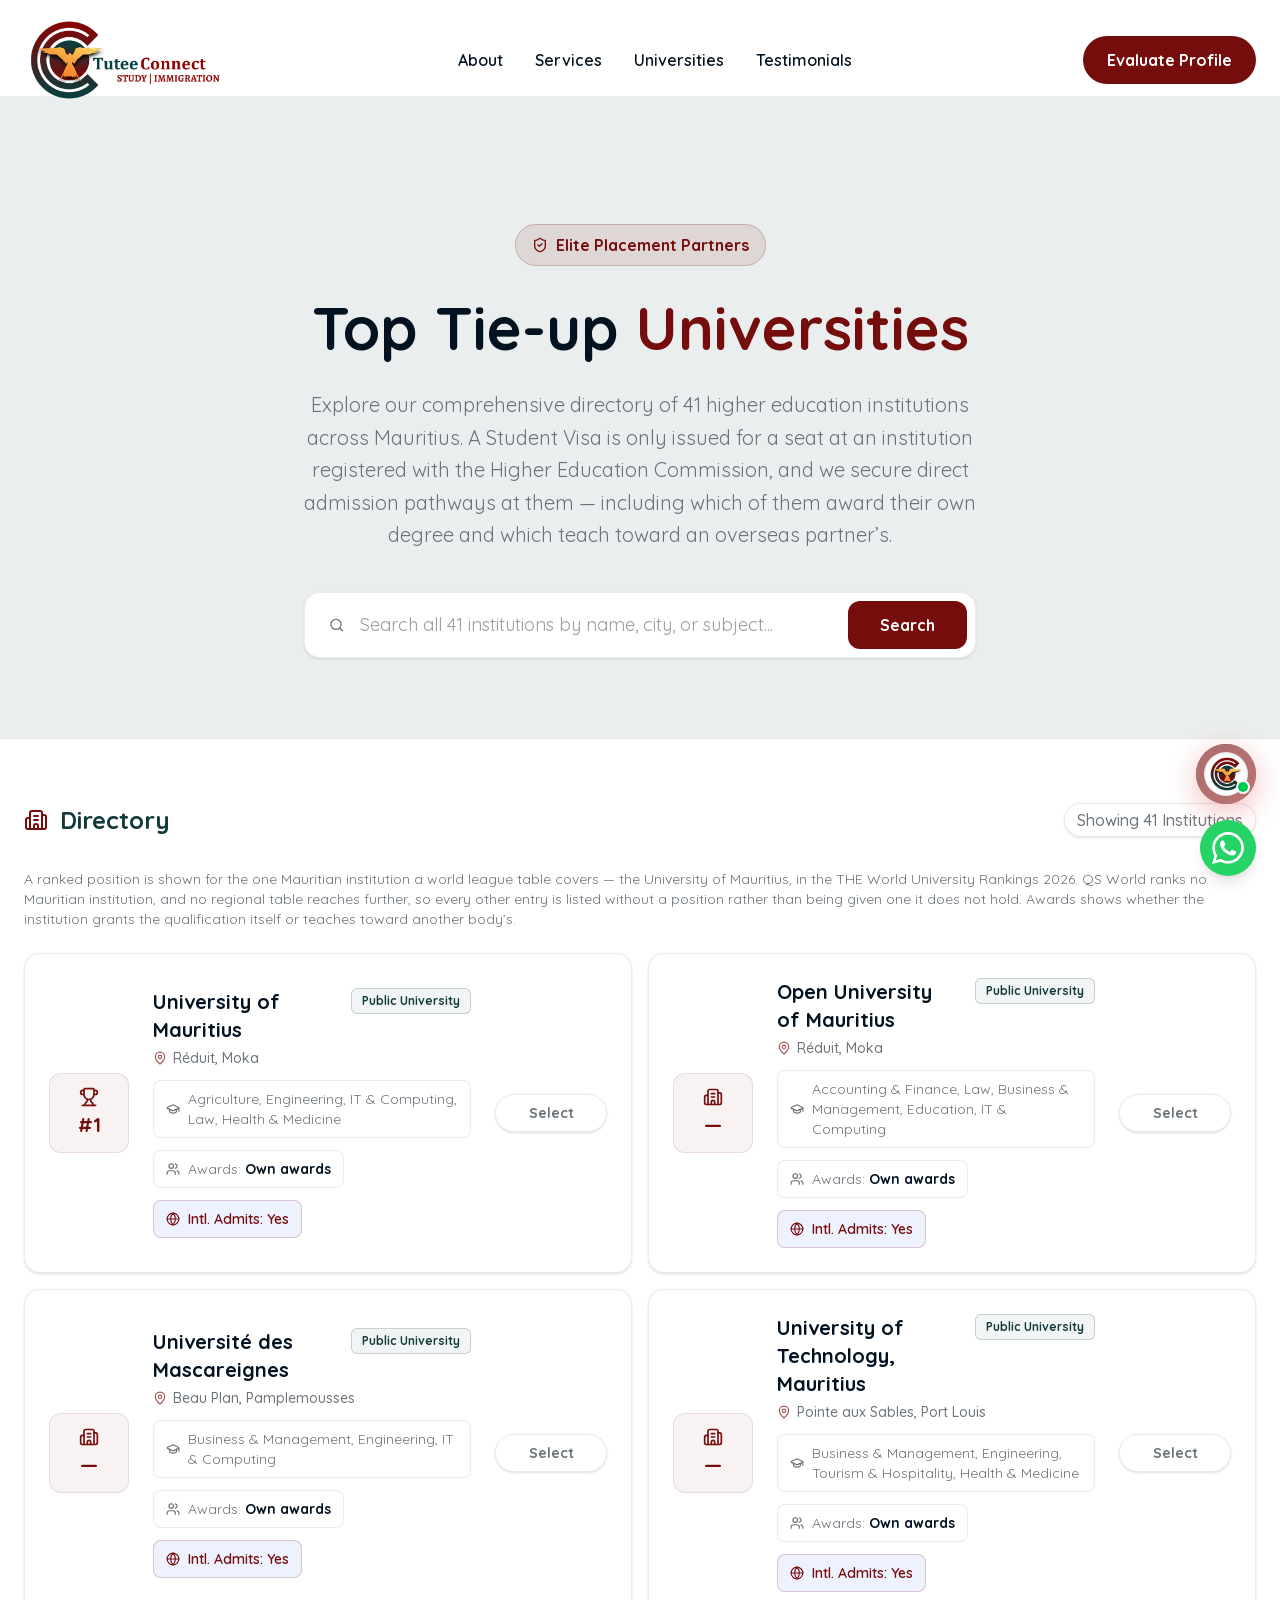
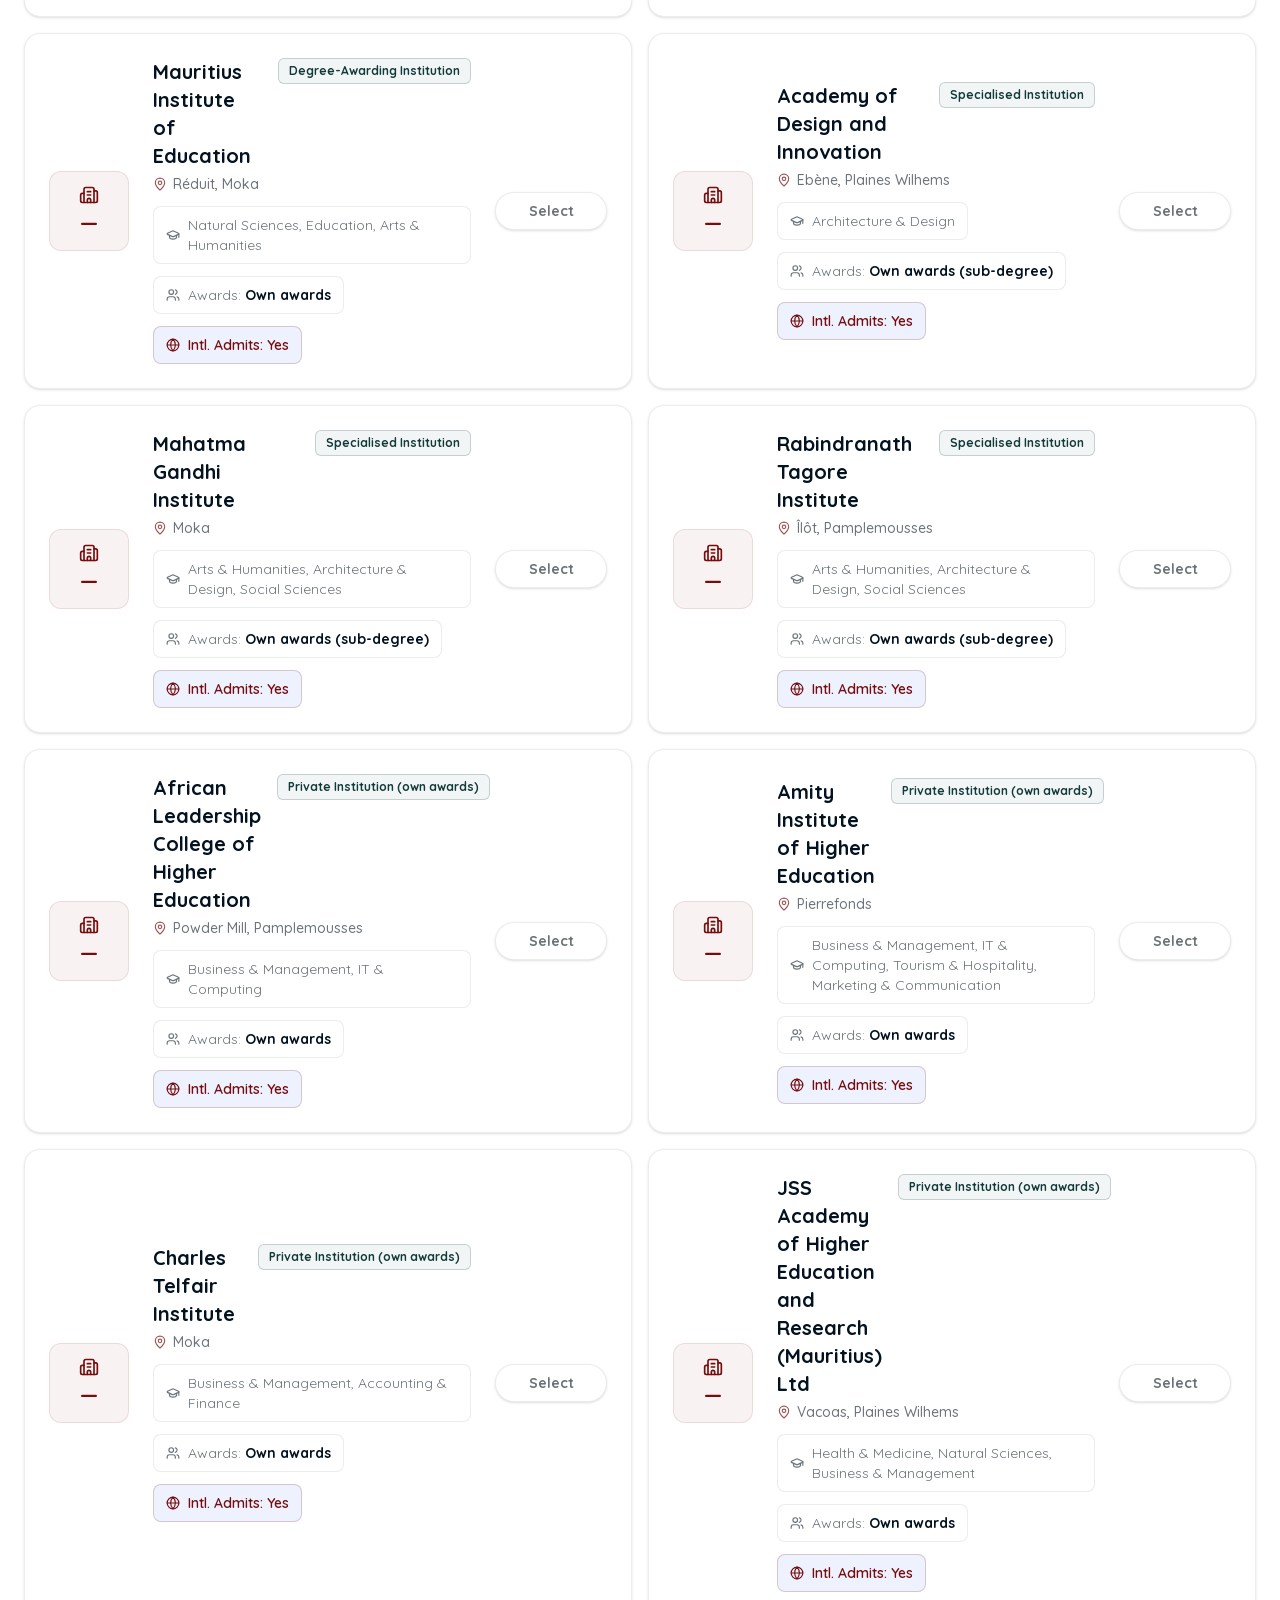
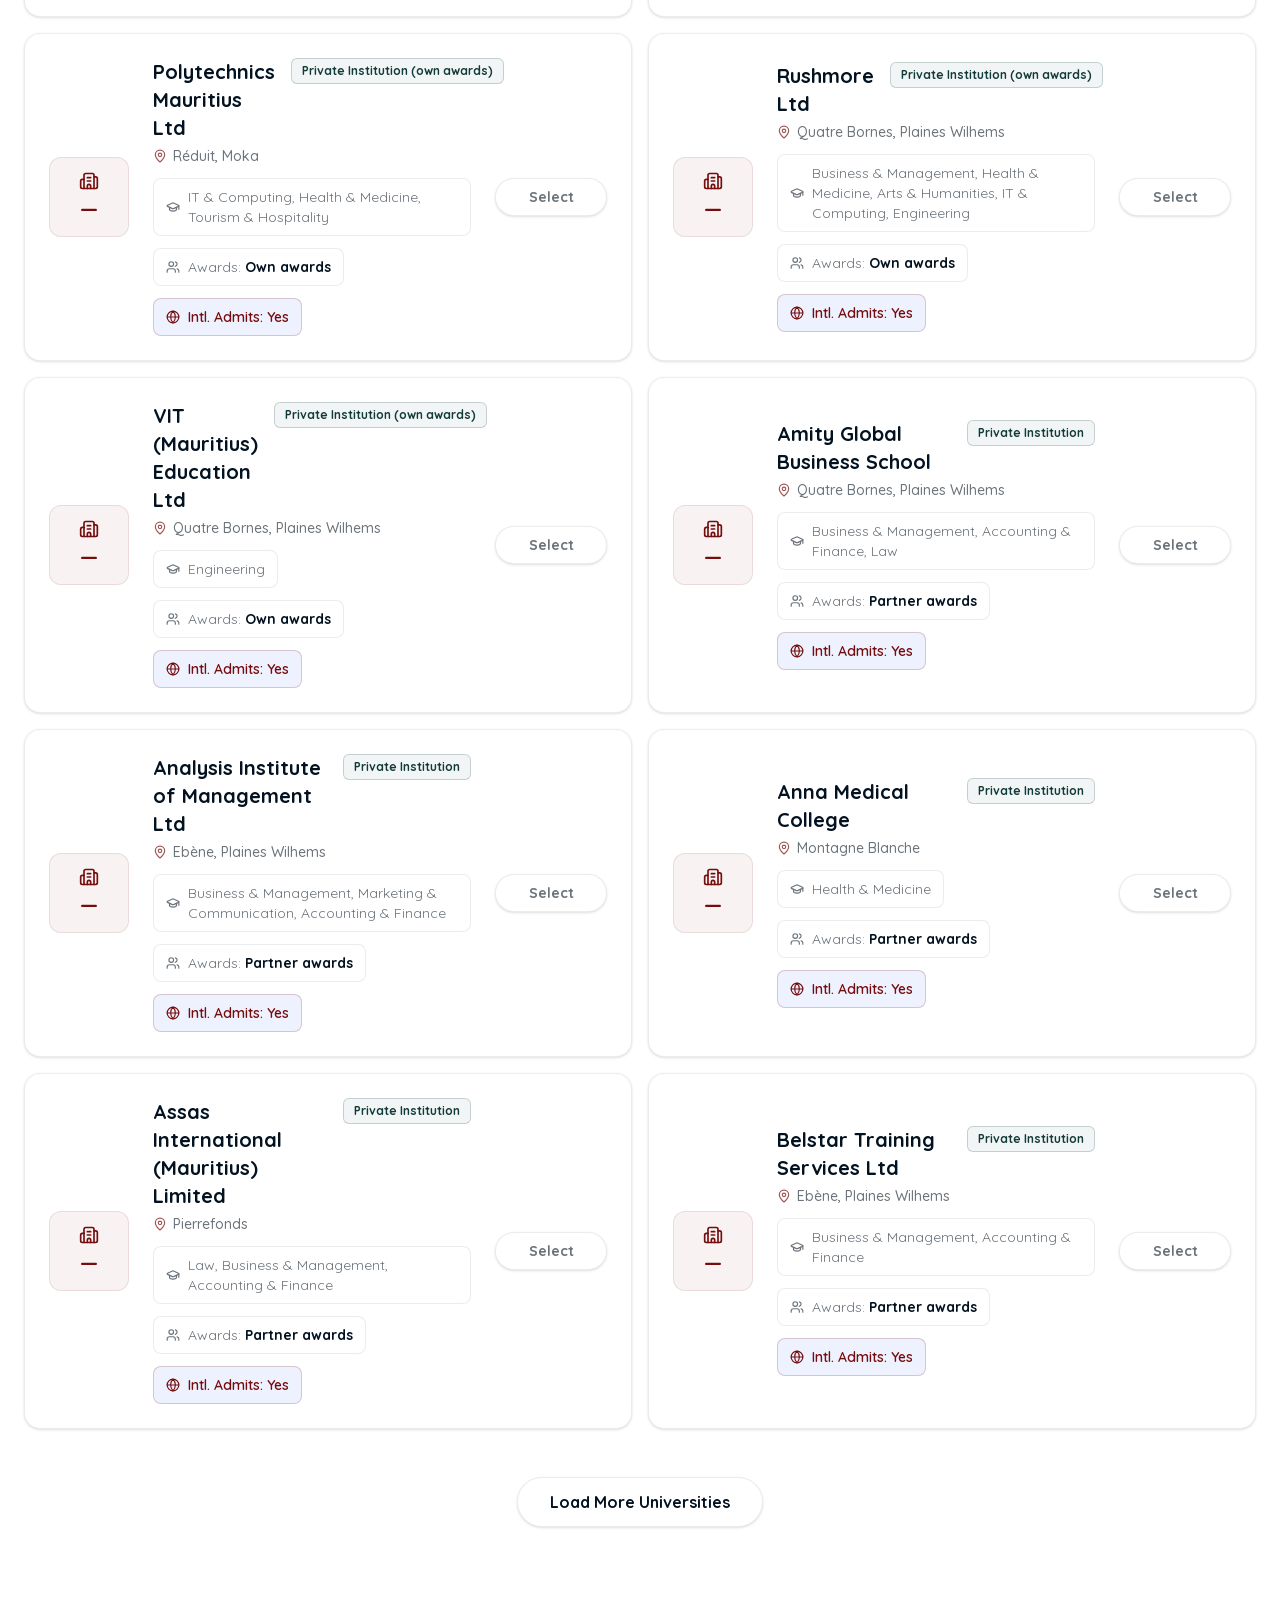
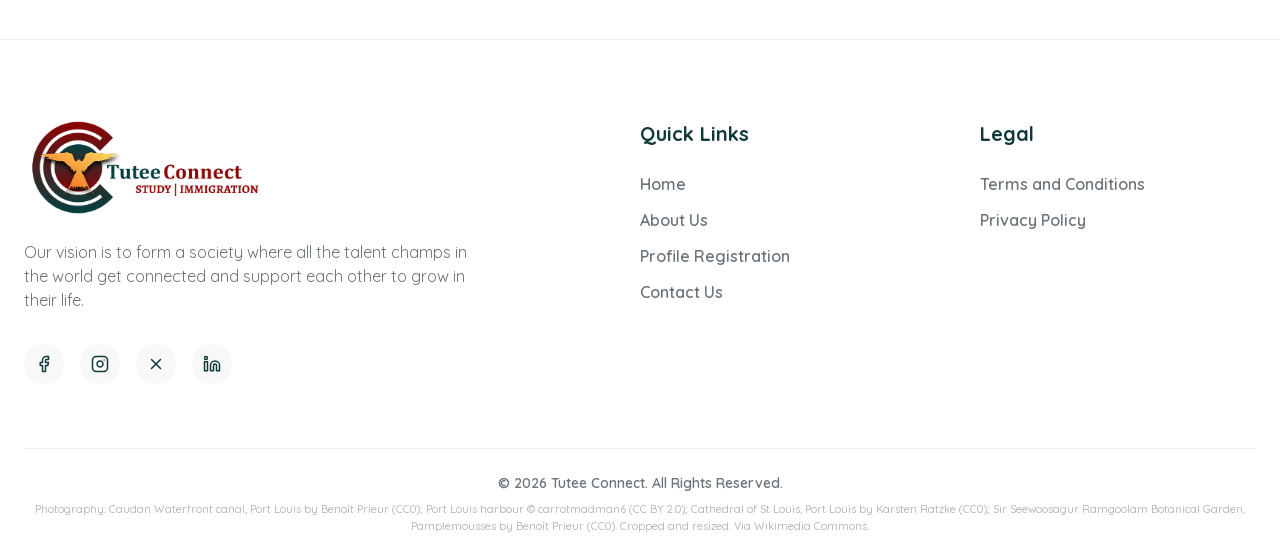
<file: universities.html>
<!DOCTYPE html>
<html lang="en" style="color-scheme: light;">
<head>
  <meta charset="UTF-8">
  <meta name="viewport" content="width=device-width, initial-scale=1.0">
  <meta name="color-scheme" content="light">
  <title>Top Mauritian Universities & Institutions - Tutee Connect</title>
  <meta name="description" content="Explore Tutee Connect's directory of 41 Mauritian higher education institutions on the Higher Education Commission's registers. Direct admission pathways, Young Professional Permit guidance and Student Visa support.">
  <link rel="icon" href="./assets/img/logo/icon.png">
  <link rel="preload" as="style" href="./assets/css/quicksand.css">
  <link rel="stylesheet" href="./assets/css/quicksand.css">
  <link rel="stylesheet" href="./assets/css/main.css">
</head>
<body>
<div class="min-h-screen font-sans selection:bg-primary selection:text-white">
<header class="fixed top-0 left-0 w-full z-50 transition-all duration-300 py-3 sm:py-5"><div class="max-w-7xl mx-auto px-4 sm:px-6 flex justify-between items-center"><a class="flex items-center gap-2" data-scroll-to="top" href="./index.html"><img alt="Tutee Connect Logo" class="h-10 sm:h-14 md:h-16 lg:h-20 max-md:h-[54px] w-auto object-contain transition-all duration-300" src="./assets/img/logo/logo.png"/></a><nav class="hidden md:flex gap-8"><a class="font-semibold text-text-main hover:text-primary transition-colors relative after:content-[''] after:absolute after:-bottom-1 after:left-0 after:w-0 after:h-0.5 after:bg-primary hover:after:w-full after:transition-all" href="https://tuteeconnect.com/about.html" rel="noopener noreferrer" target="_blank">About</a><button class="font-semibold text-text-main hover:text-primary transition-colors relative after:content-[''] after:absolute after:-bottom-1 after:left-0 after:w-0 after:h-0.5 after:bg-primary hover:after:w-full after:transition-all text-left cursor-pointer" data-scroll-to="services">Services</button><a class="font-semibold transition-colors relative after:content-[''] after:absolute after:-bottom-1 after:left-0 after:h-0.5 after:bg-primary hover:after:w-full after:transition-all text-text-main hover:text-primary after:w-0" href="./universities.html">Universities</a><button class="font-semibold text-text-main hover:text-primary transition-colors relative after:content-[''] after:absolute after:-bottom-1 after:left-0 after:w-0 after:h-0.5 after:bg-primary hover:after:w-full after:transition-all text-left cursor-pointer" data-scroll-to="testimonials">Testimonials</button></nav><div class="hidden md:flex items-center gap-3"><button class="cursor-pointer inline-flex items-center justify-center px-6 py-3 bg-primary text-white font-bold rounded-full hover:-translate-y-0.5 hover:bg-primary-dark hover:shadow-lg hover:shadow-primary/30 transition-all" data-scroll-to="contact">Evaluate Profile</button></div><div class="md:hidden flex items-center gap-2"><button class="flex items-center justify-center p-2.5 bg-bg-surface border border-border-color shadow-sm rounded-full text-text-main hover:text-primary transition-all active:scale-95 z-50 cursor-pointer" data-mobile-menu-open=""><svg aria-hidden="true" class="lucide lucide-menu" fill="none" height="24" stroke="currentColor" stroke-linecap="round" stroke-linejoin="round" stroke-width="2.5" viewBox="0 0 24 24" width="24" xmlns="http://www.w3.org/2000/svg"><path d="M4 5h16"></path><path d="M4 12h16"></path><path d="M4 19h16"></path></svg></button></div></div><div class="fixed inset-0 z-[100] transition-all duration-400 ease-out md:hidden flex flex-col invisible opacity-0 pointer-events-none" data-mobile-menu=""><div class="absolute inset-0 bg-secondary/40 backdrop-blur-md" data-mobile-menu-backdrop=""></div><div class="relative h-[90vh] mt-auto w-full bg-bg-surface/95 backdrop-blur-3xl rounded-t-[40px] shadow-2xl flex flex-col overflow-hidden transition-transform duration-500 ease-out will-change-transform translate-y-full" data-mobile-menu-panel=""><div class="flex justify-between items-center p-6 sm:p-8 border-b border-border-color"><h3 class="text-xl font-extrabold text-secondary tracking-tight">Navigation</h3><div class="flex items-center gap-2"><button class="p-2.5 text-text-muted rounded-full bg-bg-dark hover:bg-border-color hover:text-primary transition-all active:scale-95 cursor-pointer" data-mobile-menu-close=""><svg aria-hidden="true" class="lucide lucide-x" fill="none" height="24" stroke="currentColor" stroke-linecap="round" stroke-linejoin="round" stroke-width="3" viewBox="0 0 24 24" width="24" xmlns="http://www.w3.org/2000/svg"><path d="M18 6 6 18"></path><path d="m6 6 12 12"></path></svg></button></div></div><nav class="flex-1 overflow-y-auto px-6 sm:px-8 py-8 flex flex-col gap-6"><a class="group flex items-center justify-between font-extrabold text-secondary text-2xl tracking-tight transition-all" href="https://tuteeconnect.com/about.html" rel="noopener noreferrer" target="_blank"><span class="group-hover:text-primary transition-colors">About</span></a><button class="group flex items-center justify-between font-extrabold text-secondary text-2xl tracking-tight transition-all w-full outline-none text-left cursor-pointer" data-scroll-to="services"><span class="group-hover:text-primary transition-colors">Services</span></button><a class="group flex items-center justify-between font-extrabold text-secondary text-2xl tracking-tight transition-all" href="./universities.html"><span class="group-hover:text-primary transition-colors">Universities</span></a><button class="group flex items-center justify-between font-extrabold text-secondary text-2xl tracking-tight transition-all w-full outline-none text-left cursor-pointer" data-scroll-to="testimonials"><span class="group-hover:text-primary transition-colors">Testimonials</span></button></nav><div class="p-6 sm:p-8 bg-bg-surface/80 backdrop-blur-lg border-t border-border-color"><button class="w-full inline-flex items-center justify-center px-8 py-4 bg-primary text-white font-bold text-[19px] rounded-[20px] shadow-xl shadow-primary/25 hover:shadow-primary/40 focus:ring-4 focus:ring-primary/20 transition-all active:scale-95 cursor-pointer" data-scroll-to="contact">Evaluate Profile</button></div></div></div></header>
<div class="pt-24 pb-20 min-h-screen bg-bg-surface"><section class="relative pt-32 max-md:pt-10 pb-20 max-md:pb-8 px-6 overflow-hidden bg-bg-dark border-b border-border-color"><div class="absolute inset-0 z-0 bg-secondary/5 hidden md:block"></div><div class="max-w-7xl mx-auto relative z-20 text-center reveal"><span class="inline-flex items-center gap-2 px-4 py-2 bg-primary/10 border border-primary/20 rounded-full text-primary font-bold mb-6"><svg aria-hidden="true" class="lucide lucide-shield-check" fill="none" height="16" stroke="currentColor" stroke-linecap="round" stroke-linejoin="round" stroke-width="2" viewBox="0 0 24 24" width="16" xmlns="http://www.w3.org/2000/svg"><path d="M20 13c0 5-3.5 7.5-7.66 8.95a1 1 0 0 1-.67-.01C7.5 20.5 4 18 4 13V6a1 1 0 0 1 1-1c2 0 4.5-1.2 6.24-2.72a1.17 1.17 0 0 1 1.52 0C14.51 3.81 17 5 19 5a1 1 0 0 1 1 1z"></path><path d="m9 12 2 2 4-4"></path></svg> Elite Placement Partners</span><h1 class="text-4xl md:text-6xl font-extrabold mb-6 leading-tight text-text-main">Top Tie-up <span class="text-primary">Universities</span></h1><p class="text-lg md:text-xl text-text-muted max-w-2xl mx-auto mb-10 leading-relaxed">Explore our comprehensive directory of 41 higher education institutions across Mauritius. A Student Visa is only issued for a seat at an institution registered with the Higher Education Commission, and we secure direct admission pathways at them — including which of them award their own degree and which teach toward an overseas partner’s.</p><div class="flex justify-center"><div class="bg-bg-surface border border-border-color shadow-sm p-2 pl-6 rounded-2xl flex items-center max-w-2xl w-full focus-within:ring-2 focus-within:ring-primary/50 transition-all"><svg aria-hidden="true" class="lucide lucide-search text-text-muted mr-4" fill="none" height="20" stroke="currentColor" stroke-linecap="round" stroke-linejoin="round" stroke-width="2" viewBox="0 0 24 24" width="20" xmlns="http://www.w3.org/2000/svg"><path d="m21 21-4.34-4.34"></path><circle cx="11" cy="11" r="8"></circle></svg><input class="bg-transparent border-none text-text-main outline-none w-full placeholder:text-text-muted/70 text-lg" data-uni-search="" placeholder="Search all 41 institutions by name, city, or subject..." type="text"/><button class="px-4 text-text-muted hover:text-text-main font-semibold mr-2 hidden cursor-pointer" data-uni-clear="" type="button">Clear</button><button class="bg-primary text-white px-8 py-3 rounded-xl font-bold hover:bg-primary-dark transition-colors whitespace-nowrap hidden sm:block cursor-pointer" data-uni-show-results="" type="button">Search</button></div></div></div></section><section class="max-w-7xl mx-auto px-6 mt-16"><div class="flex justify-between items-center mb-8 reveal"><h2 class="text-2xl font-bold text-secondary flex items-center gap-3"><svg aria-hidden="true" class="lucide lucide-building2 lucide-building-2 text-primary" fill="none" height="24" stroke="currentColor" stroke-linecap="round" stroke-linejoin="round" stroke-width="2" viewBox="0 0 24 24" width="24" xmlns="http://www.w3.org/2000/svg"><path d="M10 12h4"></path><path d="M10 8h4"></path><path d="M14 21v-3a2 2 0 0 0-4 0v3"></path><path d="M6 10H4a2 2 0 0 0-2 2v7a2 2 0 0 0 2 2h16a2 2 0 0 0 2-2V9a2 2 0 0 0-2-2h-2"></path><path d="M6 21V5a2 2 0 0 1 2-2h8a2 2 0 0 1 2 2v16"></path></svg> Directory</h2><div class="text-text-muted font-medium bg-bg-surface px-3 py-1 max-sm:px-2.5 max-sm:text-xs rounded-full border border-border-color shadow-sm whitespace-nowrap shrink-0" data-uni-count="">Showing 41 Institutions</div></div><p class="text-text-muted text-sm mb-6">A ranked position is shown for the one Mauritian institution a world league table covers — the University of Mauritius, in the THE World University Rankings 2026. QS World ranks no Mauritian institution, and no regional table reaches further, so every other entry is listed without a position rather than being given one it does not hold. Awards shows whether the institution grants the qualification itself or teaches toward another body’s.</p><div data-uni-results=""><div class="sm:hidden flex flex-col divide-y divide-border-color bg-bg-surface rounded-2xl border border-border-color overflow-hidden shadow-sm" data-uni-list-mobile=""></div><div class="hidden sm:grid grid-cols-1 lg:grid-cols-2 gap-4" data-uni-grid=""></div><div class="mt-12 text-center pb-8" data-uni-more-wrap=""><button class="px-8 py-3 bg-bg-surface border border-border-color text-text-main font-bold rounded-full shadow-sm hover:shadow-md hover:border-primary/30 hover:text-primary transition-all active:scale-95 cursor-pointer" data-uni-more="">Load More Universities</button></div></div><div class="text-center py-20 bg-bg-surface rounded-2xl border border-border-color border-dashed hidden" data-uni-empty=""><svg aria-hidden="true" class="lucide lucide-search mx-auto text-border-color mb-4" fill="none" height="48" stroke="currentColor" stroke-linecap="round" stroke-linejoin="round" stroke-width="2" viewBox="0 0 24 24" width="48" xmlns="http://www.w3.org/2000/svg"><path d="m21 21-4.34-4.34"></path><circle cx="11" cy="11" r="8"></circle></svg><h3 class="text-xl font-bold text-text-main mb-2">No institutions found</h3><p class="text-text-muted">Try adjusting your search criteria.</p></div></section></div>
<div class="fixed bottom-0 left-0 right-0 bg-bg-surface border-t border-border-color p-4 shadow-[0_-10px_40px_-10px_rgba(0,0,0,0.1)] z-40 transition-transform duration-300 flex justify-center hidden" data-uni-bar=""><div class="max-w-7xl w-full flex flex-col sm:flex-row items-center justify-between gap-4"><div class="text-text-main font-bold"><span class="text-primary text-xl mr-2" data-uni-bar-count="">0</span><span data-uni-bar-noun="">Institutions Selected</span></div><button class="bg-primary hover:bg-primary-dark text-white px-8 py-3 rounded-xl font-bold transition-all w-full sm:w-auto shadow-md shadow-primary/20 cursor-pointer" data-uni-proceed="" type="button">Proceed to Application</button></div></div>
<div class="fixed inset-0 z-50 flex items-center justify-center p-4 bg-black/60 backdrop-blur-sm animate-fade-in hidden" data-uni-modal=""><div class="bg-bg-surface rounded-3xl shadow-2xl w-full max-w-lg overflow-hidden relative border border-border-color flex flex-col max-h-[90vh]"><div class="p-6 border-b border-border-color flex justify-between items-center bg-bg-dark/50 sticky top-0 z-10 shrink-0"><h3 class="text-2xl font-bold text-text-main">Submit Application</h3><button class="p-2 text-text-muted hover:text-text-main hover:bg-gray-200 rounded-full transition-all cursor-pointer" data-uni-modal-close="" type="button"><svg aria-hidden="true" class="lucide lucide-x" fill="none" height="24" stroke="currentColor" stroke-linecap="round" stroke-linejoin="round" stroke-width="2" viewBox="0 0 24 24" width="24" xmlns="http://www.w3.org/2000/svg"><path d="M18 6 6 18"></path><path d="m6 6 12 12"></path></svg></button></div><div class="p-6 overflow-y-auto" data-uni-modal-body=""><form class="flex flex-col gap-4 max-md:gap-3 w-full" data-lead-form=""><input name="access_key" type="hidden" value=""/><input name="subject" type="hidden" value="New Lead from Tutee Connect Landing Page!"/><input name="from_name" type="hidden" value="Tutee Connect Notification System"/><input class="hidden" name="botcheck" style="display: none;" type="checkbox"/><div class="bg-green-50 border border-green-200 text-green-700 p-4 rounded-xl flex items-start gap-3 justify-center mb-2 hidden" data-form-success=""><svg aria-hidden="true" class="lucide lucide-circle-check-big shrink-0 mt-0.5" fill="none" height="20" stroke="currentColor" stroke-linecap="round" stroke-linejoin="round" stroke-width="2" viewBox="0 0 24 24" width="20" xmlns="http://www.w3.org/2000/svg"><path d="M21.801 10A10 10 0 1 1 17 3.335"></path><path d="m9 11 3 3L22 4"></path></svg><div class="text-sm font-medium">Profile submitted successfully! We will contact you soon.</div></div><div class="bg-red-50 border border-red-200 text-red-700 p-4 rounded-xl flex items-start gap-3 justify-center mb-2 hidden" data-form-error=""><svg aria-hidden="true" class="lucide lucide-circle-alert shrink-0 mt-0.5" fill="none" height="20" stroke="currentColor" stroke-linecap="round" stroke-linejoin="round" stroke-width="2" viewBox="0 0 24 24" width="20" xmlns="http://www.w3.org/2000/svg"><circle cx="12" cy="12" r="10"></circle><line x1="12" x2="12" y1="8" y2="12"></line><line x1="12" x2="12.01" y1="16" y2="16"></line></svg><div class="text-sm font-medium" data-form-error-text="">Submission failed. Please try again.</div></div><div class="relative flex items-center w-full transition-all duration-300 text-text-muted focus-within:text-primary"><svg aria-hidden="true" class="lucide lucide-user absolute left-4 max-md:left-5 pointer-events-none transition-colors" fill="none" height="20" stroke="currentColor" stroke-linecap="round" stroke-linejoin="round" stroke-width="2" viewBox="0 0 24 24" width="20" xmlns="http://www.w3.org/2000/svg"><path d="M19 21v-2a4 4 0 0 0-4-4H9a4 4 0 0 0-4 4v2"></path><circle cx="12" cy="7" r="4"></circle></svg><input class="w-full p-4 max-md:p-3.5 pl-12 max-md:pl-12 rounded-xl max-md:rounded-2xl font-medium max-md:font-medium max-md:text-[15px] focus:outline-none focus:ring-4 max-md:focus:ring-2 transition-all duration-300 bg-bg-surface border border-border-color text-text-main focus:border-primary focus:bg-white focus:ring-primary/10 max-md:bg-bg-dark max-md:border-border-color focus:max-md:bg-bg-surface" name="name" placeholder="Your Name *" required="" type="text"/></div><div class="flex items-stretch gap-2 w-full"><select class="p-4 max-md:p-3.5 rounded-xl max-md:rounded-2xl font-medium max-md:font-medium max-md:text-[15px] focus:outline-none focus:ring-4 max-md:focus:ring-2 transition-all duration-300 bg-bg-surface border border-border-color text-text-main focus:border-primary focus:bg-white focus:ring-primary/10 max-md:bg-bg-dark max-md:border-border-color focus:max-md:bg-bg-surface w-[100px] max-md:w-[86px] shrink-0 !px-2 max-md:!px-1.5 font-bold text-sm max-md:text-[14px] max-md:text-center appearance-none bg-[url('data:image/svg+xml;charset=US-ASCII,%3Csvg%20width%3D%2220%22%20height%3D%2220%22%20xmlns%3D%22http%3A%2F%2Fwww.w3.org%2F2000%2Fsvg%22%3E%3Cpath%20d%3D%22M5%208l5%205%205-5%22%20stroke%3D%22%239CA3AF%22%20stroke-width%3D%222%22%20fill%3D%22none%22%20stroke-linecap%3D%22round%22%20stroke-linejoin%3D%22round%22%2F%3E%3C%2Fsvg%3E')] bg-[length:14px_14px] bg-no-repeat bg-[position:right_4px_center] border-r-0" name="country_code"><option class="text-black" value="+971">AE (+971)</option><option class="text-black" value="+93">AF (+93)</option><option class="text-black" value="+54">AR (+54)</option><option class="text-black" value="+43">AT (+43)</option><option class="text-black" value="+61">AU (+61)</option><option class="text-black" value="+32">BE (+32)</option><option class="text-black" value="+55">BR (+55)</option><option class="text-black" value="+41">CH (+41)</option><option class="text-black" value="+56">CL (+56)</option><option class="text-black" value="+86">CN (+86)</option><option class="text-black" value="+57">CO (+57)</option><option class="text-black" value="+49">DE (+49)</option><option class="text-black" value="+45">DK (+45)</option><option class="text-black" value="+213">DZ (+213)</option><option class="text-black" value="+20">EG (+20)</option><option class="text-black" value="+34">ES (+34)</option><option class="text-black" value="+358">FI (+358)</option><option class="text-black" value="+33">FR (+33)</option><option class="text-black" value="+30">GR (+30)</option><option class="text-black" value="+36">HU (+36)</option><option class="text-black" value="+62">ID (+62)</option><option class="text-black" value="+353">IE (+353)</option><option class="text-black" selected="" value="+91">IN (+91)</option><option class="text-black" value="+98">IR (+98)</option><option class="text-black" value="+39">IT (+39)</option><option class="text-black" value="+81">JP (+81)</option><option class="text-black" value="+254">KE (+254)</option><option class="text-black" value="+82">KR (+82)</option><option class="text-black" value="+94">LK (+94)</option><option class="text-black" value="+212">MA (+212)</option><option class="text-black" value="+95">MM (+95)</option><option class="text-black" value="+52">MX (+52)</option><option class="text-black" value="+60">MY (+60)</option><option class="text-black" value="+234">NG (+234)</option><option class="text-black" value="+31">NL (+31)</option><option class="text-black" value="+47">NO (+47)</option><option class="text-black" value="+64">NZ (+64)</option><option class="text-black" value="+51">PE (+51)</option><option class="text-black" value="+63">PH (+63)</option><option class="text-black" value="+92">PK (+92)</option><option class="text-black" value="+48">PL (+48)</option><option class="text-black" value="+351">PT (+351)</option><option class="text-black" value="+974">QA (+974)</option><option class="text-black" value="+40">RO (+40)</option><option class="text-black" value="+7">RU/KZ (+7)</option><option class="text-black" value="+966">SA (+966)</option><option class="text-black" value="+46">SE (+46)</option><option class="text-black" value="+65">SG (+65)</option><option class="text-black" value="+66">TH (+66)</option><option class="text-black" value="+216">TN (+216)</option><option class="text-black" value="+90">TR (+90)</option><option class="text-black" value="+255">TZ (+255)</option><option class="text-black" value="+380">UA (+380)</option><option class="text-black" value="+256">UG (+256)</option><option class="text-black" value="+44">UK (+44)</option><option class="text-black" value="+1">US/CA (+1)</option><option class="text-black" value="+58">VE (+58)</option><option class="text-black" value="+84">VN (+84)</option><option class="text-black" value="+27">ZA (+27)</option></select><div class="relative flex items-center w-full transition-all duration-300 text-text-muted focus-within:text-primary flex-1 min-w-0"><svg aria-hidden="true" class="lucide lucide-phone absolute left-3.5 pointer-events-none transition-colors" fill="none" height="18" stroke="currentColor" stroke-linecap="round" stroke-linejoin="round" stroke-width="2" viewBox="0 0 24 24" width="18" xmlns="http://www.w3.org/2000/svg"><path d="M13.832 16.568a1 1 0 0 0 1.213-.303l.355-.465A2 2 0 0 1 17 15h3a2 2 0 0 1 2 2v3a2 2 0 0 1-2 2A18 18 0 0 1 2 4a2 2 0 0 1 2-2h3a2 2 0 0 1 2 2v3a2 2 0 0 1-.8 1.6l-.468.351a1 1 0 0 0-.292 1.233 14 14 0 0 0 6.392 6.384"></path></svg><input class="p-4 max-md:p-3.5 pl-12 max-md:pl-12 rounded-xl max-md:rounded-2xl font-medium max-md:font-medium max-md:text-[15px] focus:outline-none focus:ring-4 max-md:focus:ring-2 transition-all duration-300 bg-bg-surface border border-border-color text-text-main focus:border-primary focus:bg-white focus:ring-primary/10 max-md:bg-bg-dark max-md:border-border-color focus:max-md:bg-bg-surface w-full max-md:!pl-[38px] text-ellipsis" name="phone_number" placeholder="Phone Number *" required="" type="tel"/></div></div><div class="relative flex items-center w-full transition-all duration-300 text-text-muted focus-within:text-primary"><svg aria-hidden="true" class="lucide lucide-mail absolute left-4 max-md:left-5 pointer-events-none transition-colors" fill="none" height="20" stroke="currentColor" stroke-linecap="round" stroke-linejoin="round" stroke-width="2" viewBox="0 0 24 24" width="20" xmlns="http://www.w3.org/2000/svg"><path d="m22 7-8.991 5.727a2 2 0 0 1-2.009 0L2 7"></path><rect height="16" rx="2" width="20" x="2" y="4"></rect></svg><input class="w-full p-4 max-md:p-3.5 pl-12 max-md:pl-12 rounded-xl max-md:rounded-2xl font-medium max-md:font-medium max-md:text-[15px] focus:outline-none focus:ring-4 max-md:focus:ring-2 transition-all duration-300 bg-bg-surface border border-border-color text-text-main focus:border-primary focus:bg-white focus:ring-primary/10 max-md:bg-bg-dark max-md:border-border-color focus:max-md:bg-bg-surface" name="email" placeholder="Your Email *" required="" type="email"/></div><div class="relative w-full"><input data-destination-input="" name="destination" type="hidden" value="General Mauritius Inquiry"/><svg aria-hidden="true" class="lucide lucide-map-pin absolute left-3.5 top-1/2 -translate-y-1/2 pointer-events-none z-10 text-text-muted" fill="none" height="18" stroke="currentColor" stroke-linecap="round" stroke-linejoin="round" stroke-width="2" viewBox="0 0 24 24" width="18" xmlns="http://www.w3.org/2000/svg"><path d="M20 10c0 4.993-5.539 10.193-7.399 11.799a1 1 0 0 1-1.202 0C9.539 20.193 4 14.993 4 10a8 8 0 0 1 16 0"></path><circle cx="12" cy="10" r="3"></circle></svg><div class="w-full min-h-[50px] max-md:min-h-[46px] rounded-xl max-md:rounded-2xl pl-10 pr-4 py-2.5 max-md:py-2 transition-all duration-300 text-left flex items-center flex-wrap gap-1.5 border bg-bg-surface border-border-color"><span class="text-[15px] max-md:text-[14px] font-medium leading-none text-text-main">General Mauritius Inquiry</span></div></div><button class="w-full py-4 max-md:py-3.5 rounded-xl max-md:rounded-2xl font-bold text-lg max-md:text-[16px] text-white transition-all mt-2 max-md:mt-3 bg-primary hover:bg-primary-dark max-md:bg-primary max-md:hover:bg-white max-md:hover:text-primary max-md:border max-md:border-transparent max-md:hover:border-primary hover:-translate-y-1 hover:shadow-lg max-md:shadow-2xl max-md:shadow-primary/40 opacity-100 cursor-pointer" data-submit-btn="" data-uni-modal-submit="" type="submit">Submit Profile</button></form></div></div></div>
<footer class="bg-bg-surface border-t border-border-color"><div class="md:hidden"><div class="relative bg-bg-surface pt-8 pb-10 text-center overflow-hidden"><div class="absolute top-0 left-0 right-0 h-1 bg-gradient-to-r from-primary via-primary to-secondary"></div><div class="absolute inset-0 opacity-[0.03]" style="background-image: radial-gradient(circle at 1px 1px, currentcolor 1px, transparent 0px); background-size: 24px 24px;"></div><button class="relative z-10 mx-auto mb-3 block cursor-pointer" data-scroll-top=""><img alt="Tutee Connect Logo" class="h-[68px] w-auto object-contain mx-auto transition-all duration-300" loading="lazy" src="./assets/img/logo/logo.png"/></button><p class="relative z-10 text-text-muted/60 text-[12.5px] leading-relaxed max-w-[240px] mx-auto font-medium">Connecting talent champions worldwide to grow together.</p><button class="absolute top-4 right-4 w-8 h-8 rounded-full bg-gray-100 flex items-center justify-center text-text-muted/50 hover:text-primary hover:bg-primary/10 transition-all active:scale-95 cursor-pointer" data-scroll-top=""><svg aria-hidden="true" class="lucide lucide-chevron-up" fill="none" height="16" stroke="currentColor" stroke-linecap="round" stroke-linejoin="round" stroke-width="2" viewBox="0 0 24 24" width="16" xmlns="http://www.w3.org/2000/svg"><path d="m18 15-6-6-6 6"></path></svg></button></div><div class="px-4 py-4 bg-bg-dark/80"><div class="bg-bg-surface rounded-2xl shadow-sm border border-border-color p-3"><div class="grid grid-cols-2 gap-2"><a class="flex items-center justify-between px-4 py-3 rounded-xl bg-bg-dark hover:bg-primary/5 text-text-main font-semibold text-[14px] transition-all group active:scale-[0.97]" href="https://tuteeconnect.com/" rel="noopener noreferrer" target="_blank">Home<svg aria-hidden="true" class="lucide lucide-arrow-up-right text-text-muted/40 group-hover:text-primary transition-colors" fill="none" height="14" stroke="currentColor" stroke-linecap="round" stroke-linejoin="round" stroke-width="2" viewBox="0 0 24 24" width="14" xmlns="http://www.w3.org/2000/svg"><path d="M7 7h10v10"></path><path d="M7 17 17 7"></path></svg></a><a class="flex items-center justify-between px-4 py-3 rounded-xl bg-bg-dark hover:bg-primary/5 text-text-main font-semibold text-[14px] transition-all group active:scale-[0.97]" href="https://tuteeconnect.com/about.html" rel="noopener noreferrer" target="_blank">About Us<svg aria-hidden="true" class="lucide lucide-arrow-up-right text-text-muted/40 group-hover:text-primary transition-colors" fill="none" height="14" stroke="currentColor" stroke-linecap="round" stroke-linejoin="round" stroke-width="2" viewBox="0 0 24 24" width="14" xmlns="http://www.w3.org/2000/svg"><path d="M7 7h10v10"></path><path d="M7 17 17 7"></path></svg></a><a class="flex items-center justify-between px-4 py-3 rounded-xl bg-bg-dark hover:bg-primary/5 text-text-main font-semibold text-[14px] transition-all group active:scale-[0.97]" href="https://tuteeconnect.com/profile-registration.html" rel="noopener noreferrer" target="_blank">Register<svg aria-hidden="true" class="lucide lucide-arrow-up-right text-text-muted/40 group-hover:text-primary transition-colors" fill="none" height="14" stroke="currentColor" stroke-linecap="round" stroke-linejoin="round" stroke-width="2" viewBox="0 0 24 24" width="14" xmlns="http://www.w3.org/2000/svg"><path d="M7 7h10v10"></path><path d="M7 17 17 7"></path></svg></a><a class="flex items-center justify-between px-4 py-3 rounded-xl bg-bg-dark hover:bg-primary/5 text-text-main font-semibold text-[14px] transition-all group active:scale-[0.97]" href="https://tuteeconnect.com/contact.html" rel="noopener noreferrer" target="_blank">Contact<svg aria-hidden="true" class="lucide lucide-arrow-up-right text-text-muted/40 group-hover:text-primary transition-colors" fill="none" height="14" stroke="currentColor" stroke-linecap="round" stroke-linejoin="round" stroke-width="2" viewBox="0 0 24 24" width="14" xmlns="http://www.w3.org/2000/svg"><path d="M7 7h10v10"></path><path d="M7 17 17 7"></path></svg></a></div></div></div><div class="px-5 pt-6 pb-3"><div class="flex items-center justify-center gap-3 mb-5"><a aria-label="Facebook" class="w-10 h-10 rounded-xl bg-secondary/5 border border-secondary/10 flex items-center justify-center text-secondary/60 hover:bg-primary hover:border-primary hover:text-white transition-all active:scale-95" href="https://www.facebook.com/tuteeconnect" rel="noopener noreferrer" target="_blank"><svg aria-hidden="true" class="lucide lucide-facebook" fill="none" height="17" stroke="currentColor" stroke-linecap="round" stroke-linejoin="round" stroke-width="2" viewBox="0 0 24 24" width="17" xmlns="http://www.w3.org/2000/svg"><path d="M18 2h-3a5 5 0 0 0-5 5v3H7v4h3v8h4v-8h3l1-4h-4V7a1 1 0 0 1 1-1h3z"></path></svg></a><a aria-label="Instagram" class="w-10 h-10 rounded-xl bg-secondary/5 border border-secondary/10 flex items-center justify-center text-secondary/60 hover:bg-primary hover:border-primary hover:text-white transition-all active:scale-95" href="https://www.instagram.com/tuteeconnect/" rel="noopener noreferrer" target="_blank"><svg aria-hidden="true" class="lucide lucide-instagram" fill="none" height="17" stroke="currentColor" stroke-linecap="round" stroke-linejoin="round" stroke-width="2" viewBox="0 0 24 24" width="17" xmlns="http://www.w3.org/2000/svg"><rect height="20" rx="5" ry="5" width="20" x="2" y="2"></rect><path d="M16 11.37A4 4 0 1 1 12.63 8 4 4 0 0 1 16 11.37z"></path><line x1="17.5" x2="17.51" y1="6.5" y2="6.5"></line></svg></a><a aria-label="X" class="w-10 h-10 rounded-xl bg-secondary/5 border border-secondary/10 flex items-center justify-center text-secondary/60 hover:bg-primary hover:border-primary hover:text-white transition-all active:scale-95" href="https://x.com/tuteeconnect" rel="noopener noreferrer" target="_blank"><svg aria-hidden="true" class="lucide lucide-x" fill="none" height="17" stroke="currentColor" stroke-linecap="round" stroke-linejoin="round" stroke-width="2" viewBox="0 0 24 24" width="17" xmlns="http://www.w3.org/2000/svg"><path d="M18 6 6 18"></path><path d="m6 6 12 12"></path></svg></a><a aria-label="LinkedIn" class="w-10 h-10 rounded-xl bg-secondary/5 border border-secondary/10 flex items-center justify-center text-secondary/60 hover:bg-primary hover:border-primary hover:text-white transition-all active:scale-95" href="https://www.linkedin.com/company/tutee-connect/" rel="noopener noreferrer" target="_blank"><svg aria-hidden="true" class="lucide lucide-linkedin" fill="none" height="17" stroke="currentColor" stroke-linecap="round" stroke-linejoin="round" stroke-width="2" viewBox="0 0 24 24" width="17" xmlns="http://www.w3.org/2000/svg"><path d="M16 8a6 6 0 0 1 6 6v7h-4v-7a2 2 0 0 0-2-2 2 2 0 0 0-2 2v7h-4v-7a6 6 0 0 1 6-6z"></path><rect height="12" width="4" x="2" y="9"></rect><circle cx="4" cy="4" r="2"></circle></svg></a></div><div class="flex items-center justify-center gap-1.5 text-[11.5px] text-text-muted/60 font-medium mb-4"><a class="hover:text-primary transition-colors" href="https://tuteeconnect.com/terms-and-conditions.html" rel="noopener noreferrer" target="_blank">Terms</a><span class="text-text-muted/30">·</span><a class="hover:text-primary transition-colors" href="https://tuteeconnect.com/privacy-policy.html" rel="noopener noreferrer" target="_blank">Privacy</a></div></div><div class="border-t border-border-color py-4 text-center"><p class="text-[10.5px] text-text-muted/40 font-semibold tracking-wide uppercase">© 2026 Tutee Connect</p><p class="text-[9px] text-text-muted/40 font-medium mt-1.5 px-4 leading-relaxed" data-photo-credit="">Photography: Caudan Waterfront canal, Port Louis by Benoît Prieur (CC0); Port Louis harbour © carrotmadman6 (CC BY 2.0); Cathedral of St Louis, Port Louis by Karsten Ratzke (CC0); Sir Seewoosagur Ramgoolam Botanical Garden, Pamplemousses by Benoît Prieur (CC0). Cropped and resized. Via Wikimedia Commons.</p></div></div><div class="hidden md:block pt-20 pb-6"><div class="max-w-7xl mx-auto px-6"><div class="grid grid-cols-2 lg:grid-cols-[2fr_1fr_1fr] gap-12 lg:gap-16 mb-16"><div><div class="flex items-center gap-2 mb-6"><button class="cursor-pointer" data-scroll-top=""><img alt="Tutee Connect Logo" class="h-24 w-auto object-contain transition-all duration-300" loading="lazy" src="./assets/img/logo/logo.png"/></button></div><p class="text-text-muted mb-8 max-w-md text-base">Our vision is to form a society where all the talent champs in the world get connected and support each other to grow in their life.</p><div class="flex gap-4"><a class="w-10 h-10 rounded-full bg-bg-dark flex items-center justify-center text-secondary hover:bg-primary hover:text-white hover:-translate-y-1 transition-all" href="https://www.facebook.com/tuteeconnect" rel="noopener noreferrer" target="_blank"><svg aria-hidden="true" class="lucide lucide-facebook" fill="none" height="18" stroke="currentColor" stroke-linecap="round" stroke-linejoin="round" stroke-width="2" viewBox="0 0 24 24" width="18" xmlns="http://www.w3.org/2000/svg"><path d="M18 2h-3a5 5 0 0 0-5 5v3H7v4h3v8h4v-8h3l1-4h-4V7a1 1 0 0 1 1-1h3z"></path></svg></a><a class="w-10 h-10 rounded-full bg-bg-dark flex items-center justify-center text-secondary hover:bg-primary hover:text-white hover:-translate-y-1 transition-all" href="https://www.instagram.com/tuteeconnect/" rel="noopener noreferrer" target="_blank"><svg aria-hidden="true" class="lucide lucide-instagram" fill="none" height="18" stroke="currentColor" stroke-linecap="round" stroke-linejoin="round" stroke-width="2" viewBox="0 0 24 24" width="18" xmlns="http://www.w3.org/2000/svg"><rect height="20" rx="5" ry="5" width="20" x="2" y="2"></rect><path d="M16 11.37A4 4 0 1 1 12.63 8 4 4 0 0 1 16 11.37z"></path><line x1="17.5" x2="17.51" y1="6.5" y2="6.5"></line></svg></a><a class="w-10 h-10 rounded-full bg-bg-dark flex items-center justify-center text-secondary hover:bg-primary hover:text-white hover:-translate-y-1 transition-all" href="https://x.com/tuteeconnect" rel="noopener noreferrer" target="_blank"><svg aria-hidden="true" class="lucide lucide-x" fill="none" height="18" stroke="currentColor" stroke-linecap="round" stroke-linejoin="round" stroke-width="2" viewBox="0 0 24 24" width="18" xmlns="http://www.w3.org/2000/svg"><path d="M18 6 6 18"></path><path d="m6 6 12 12"></path></svg></a><a class="w-10 h-10 rounded-full bg-bg-dark flex items-center justify-center text-secondary hover:bg-primary hover:text-white hover:-translate-y-1 transition-all" href="https://www.linkedin.com/company/tutee-connect/" rel="noopener noreferrer" target="_blank"><svg aria-hidden="true" class="lucide lucide-linkedin" fill="none" height="18" stroke="currentColor" stroke-linecap="round" stroke-linejoin="round" stroke-width="2" viewBox="0 0 24 24" width="18" xmlns="http://www.w3.org/2000/svg"><path d="M16 8a6 6 0 0 1 6 6v7h-4v-7a2 2 0 0 0-2-2 2 2 0 0 0-2 2v7h-4v-7a6 6 0 0 1 6-6z"></path><rect height="12" width="4" x="2" y="9"></rect><circle cx="4" cy="4" r="2"></circle></svg></a></div></div><div class="mt-0"><h3 class="text-xl font-bold text-secondary mb-6">Quick Links</h3><ul class="flex flex-col gap-3"><li><a class="text-text-muted font-semibold hover:text-primary transition-all" href="https://tuteeconnect.com/" rel="noopener noreferrer" target="_blank">Home</a></li><li><a class="text-text-muted font-semibold hover:text-primary transition-all" href="https://tuteeconnect.com/about.html" rel="noopener noreferrer" target="_blank">About Us</a></li><li><a class="text-text-muted font-semibold hover:text-primary transition-all" href="https://tuteeconnect.com/profile-registration.html" rel="noopener noreferrer" target="_blank">Profile Registration</a></li><li><a class="text-text-muted font-semibold hover:text-primary transition-all" href="https://tuteeconnect.com/contact.html" rel="noopener noreferrer" target="_blank">Contact Us</a></li></ul></div><div><h3 class="text-xl font-bold text-secondary mb-6">Legal</h3><ul class="flex flex-col gap-3"><li><a class="text-text-muted font-semibold hover:text-primary transition-all" href="https://tuteeconnect.com/terms-and-conditions.html" rel="noopener noreferrer" target="_blank">Terms and Conditions</a></li><li><a class="text-text-muted font-semibold hover:text-primary transition-all" href="https://tuteeconnect.com/privacy-policy.html" rel="noopener noreferrer" target="_blank">Privacy Policy</a></li></ul></div></div><div class="pt-6 border-t border-border-color text-center"><p class="text-text-muted text-sm font-semibold">© 2026 Tutee Connect. All Rights Reserved.</p><p class="text-text-muted/50 text-[11px] font-medium mt-2 leading-relaxed" data-photo-credit="">Photography: Caudan Waterfront canal, Port Louis by Benoît Prieur (CC0); Port Louis harbour © carrotmadman6 (CC BY 2.0); Cathedral of St Louis, Port Louis by Karsten Ratzke (CC0); Sir Seewoosagur Ramgoolam Botanical Garden, Pamplemousses by Benoît Prieur (CC0). Cropped and resized. Via Wikimedia Commons.</p></div></div></div></footer>
<a aria-label="Chat on WhatsApp" class="fixed bottom-6 right-6 z-[100] flex items-center justify-center w-14 h-14 bg-[#25D366] text-white rounded-full shadow-lg hover:bg-[#20ba56] hover:scale-110 transition-all duration-300 group" href="https://wa.me/917010902329" rel="noopener noreferrer" target="_blank"><svg fill="currentColor" height="32" viewBox="0 0 24 24" width="32" xmlns="http://www.w3.org/2000/svg"><path d="M17.472 14.382c-.297-.149-1.758-.867-2.03-.967-.273-.099-.471-.148-.67.15-.197.297-.767.966-.94 1.164-.173.199-.347.223-.644.075-.297-.15-1.255-.463-2.39-1.475-.883-.788-1.48-1.761-1.653-2.059-.173-.297-.018-.458.13-.606.134-.133.298-.347.446-.52.149-.174.198-.298.298-.497.099-.198.05-.371-.025-.52-.075-.149-.669-1.612-.916-2.207-.242-.579-.487-.5-.669-.51-.173-.008-.371-.01-.57-.01-.198 0-.52.074-.792.372-.272.297-1.04 1.016-1.04 2.479 0 1.462 1.065 2.875 1.213 3.074.149.198 2.096 3.2 5.077 4.487.709.306 1.262.489 1.694.625.712.227 1.36.195 1.871.118.571-.085 1.758-.719 2.006-1.413.248-.694.248-1.289.173-1.413-.074-.124-.272-.198-.57-.347m-5.421 7.403h-.004a9.87 9.87 0 01-5.031-1.378l-.361-.214-3.741.982.998-3.648-.235-.374a9.86 9.86 0 01-1.51-5.26c.001-5.45 4.436-9.884 9.888-9.884 2.64 0 5.122 1.03 6.988 2.898a9.825 9.825 0 012.893 6.994c-.003 5.45-4.437 9.884-9.885 9.884m8.413-18.297A11.815 11.815 0 0012.05 0C5.495 0 .16 5.335.157 11.892c0 2.096.547 4.142 1.588 5.945L.057 24l6.305-1.654a11.882 11.882 0 005.683 1.448h.005c6.554 0 11.89-5.335 11.893-11.893a11.821 11.821 0 00-3.48-8.413z"></path></svg><span class="absolute right-full mr-4 px-3 py-2 bg-white text-text-main text-sm font-bold rounded-lg shadow-lg opacity-0 group-hover:opacity-100 transition-opacity whitespace-nowrap pointer-events-none">Chat with us!<span class="absolute top-1/2 -right-1 -translate-y-1/2 border-y-4 border-y-transparent border-l-4 border-l-white"></span></span></a><button aria-label="Open AI Chat" class="fixed bottom-[96px] right-6 z-[90] h-[60px] w-[60px] hover:w-[210px] bg-gradient-to-br from-primary to-[#8A1515] text-white rounded-full shadow-[0_8px_30px_rgba(220,38,38,0.3)] hover:shadow-[0_12px_40px_rgba(220,38,38,0.5)] active:scale-95 transition-[width,transform,opacity,shadow] duration-500 ease-[cubic-bezier(0.34,1.56,0.64,1)] flex items-center justify-start group overflow-hidden scale-100 opacity-100 cursor-pointer" data-chat-open=""><div class="shrink-0 w-[60px] h-[60px] flex items-center justify-center relative z-20"><div class="absolute inset-0 rounded-full bg-white opacity-0 group-hover:opacity-5 transition-opacity duration-300"></div><span class="absolute flex h-[60px] w-[60px] z-0"><span class="animate-ping absolute inline-flex h-full w-full rounded-full bg-white opacity-40" style="animation-duration: 3s;"></span></span><div class="relative z-10 w-11 h-11 bg-white rounded-full flex items-center justify-center shadow-inner overflow-hidden border border-border-color"><img alt="Tutee AI" class="w-10 h-10 object-contain group-hover:scale-110 transition-transform duration-300" src="./assets/img/logo/icon.png"/></div><div class="absolute bottom-2.5 right-1.5 w-3.5 h-3.5 bg-green-500 border-2 border-white rounded-full z-30"></div></div><div class="flex flex-col items-start justify-center pl-1 opacity-0 group-hover:opacity-100 -translate-x-4 group-hover:translate-x-0 transition-all duration-500 delay-75 whitespace-nowrap"><span class="font-extrabold text-[14px] leading-tight flex items-center gap-1">Ask Tutee AI <svg aria-hidden="true" class="lucide lucide-sparkles text-yellow-300" fill="none" height="12" stroke="currentColor" stroke-linecap="round" stroke-linejoin="round" stroke-width="2" viewBox="0 0 24 24" width="12" xmlns="http://www.w3.org/2000/svg"><path d="M11.017 2.814a1 1 0 0 1 1.966 0l1.051 5.558a2 2 0 0 0 1.594 1.594l5.558 1.051a1 1 0 0 1 0 1.966l-5.558 1.051a2 2 0 0 0-1.594 1.594l-1.051 5.558a1 1 0 0 1-1.966 0l-1.051-5.558a2 2 0 0 0-1.594-1.594l-5.558-1.051a1 1 0 0 1 0-1.966l5.558-1.051a2 2 0 0 0 1.594-1.594z"></path><path d="M20 2v4"></path><path d="M22 4h-4"></path><circle cx="4" cy="20" r="2"></circle></svg></span><span class="text-[11px] font-medium text-white/80">Get Instant Guidance</span></div></button><div class="fixed z-[100] transition-all duration-400 ease-[cubic-bezier(0.16,1,0.3,1)] md:bottom-6 md:right-6 md:w-[380px] md:h-[600px] md:rounded-2xl md:shadow-2xl md:overflow-hidden md:border md:border-border-color max-md:inset-0 max-md:m-0 max-md:w-full max-md:h-full max-md:rounded-none translate-y-[20px] md:translate-y-[20px] max-md:translate-y-full opacity-0 pointer-events-none" data-chat-panel="" style="background: var(--color-bg-surface); display: flex; flex-direction: column;"><div class="shrink-0 bg-primary p-4 flex items-center justify-between text-white shadow-md relative z-20"><div class="flex items-center gap-3"><div class="w-11 h-11 bg-white rounded-full flex items-center justify-center relative border border-border-color shadow-inner"><img alt="Tutee AI" class="relative z-10 w-9 h-9 object-contain" src="./assets/img/logo/icon.png"/><div class="absolute bottom-0 right-0 w-3.5 h-3.5 bg-green-500 border-2 border-white rounded-full shadow-sm"></div></div><div><h3 class="font-bold text-[16.5px] leading-tight flex items-center gap-1.5 text-white">Tutee AI <svg aria-hidden="true" class="lucide lucide-sparkles text-yellow-300" fill="none" height="14" stroke="currentColor" stroke-linecap="round" stroke-linejoin="round" stroke-width="2" viewBox="0 0 24 24" width="14" xmlns="http://www.w3.org/2000/svg"><path d="M11.017 2.814a1 1 0 0 1 1.966 0l1.051 5.558a2 2 0 0 0 1.594 1.594l5.558 1.051a1 1 0 0 1 0 1.966l-5.558 1.051a2 2 0 0 0-1.594 1.594l-1.051 5.558a1 1 0 0 1-1.966 0l-1.051-5.558a2 2 0 0 0-1.594-1.594l-5.558-1.051a1 1 0 0 1 0-1.966l5.558-1.051a2 2 0 0 0 1.594-1.594z"></path><path d="M20 2v4"></path><path d="M22 4h-4"></path><circle cx="4" cy="20" r="2"></circle></svg></h3><p class="text-xs text-white/90 font-medium">Expert Counsellor • Online</p></div></div><div class="flex items-center gap-1"><button aria-label="Restart Conversation" class="p-2 bg-white/10 hover:bg-white/20 rounded-full transition-colors active:scale-90 cursor-pointer" data-chat-reset="" title="Restart Conversation"><svg aria-hidden="true" class="lucide lucide-refresh-cw" fill="none" height="18" stroke="currentColor" stroke-linecap="round" stroke-linejoin="round" stroke-width="2" viewBox="0 0 24 24" width="18" xmlns="http://www.w3.org/2000/svg"><path d="M3 12a9 9 0 0 1 9-9 9.75 9.75 0 0 1 6.74 2.74L21 8"></path><path d="M21 3v5h-5"></path><path d="M21 12a9 9 0 0 1-9 9 9.75 9.75 0 0 1-6.74-2.74L3 16"></path><path d="M8 16H3v5"></path></svg></button><button class="p-2 bg-white/10 hover:bg-white/20 rounded-full transition-colors active:scale-90 cursor-pointer" data-chat-close=""><span class="max-md:hidden"><svg aria-hidden="true" class="lucide lucide-x" fill="none" height="20" stroke="currentColor" stroke-linecap="round" stroke-linejoin="round" stroke-width="2" viewBox="0 0 24 24" width="20" xmlns="http://www.w3.org/2000/svg"><path d="M18 6 6 18"></path><path d="m6 6 12 12"></path></svg></span><span class="md:hidden"><svg aria-hidden="true" class="lucide lucide-chevron-down" fill="none" height="24" stroke="currentColor" stroke-linecap="round" stroke-linejoin="round" stroke-width="2" viewBox="0 0 24 24" width="24" xmlns="http://www.w3.org/2000/svg"><path d="m6 9 6 6 6-6"></path></svg></span></button></div></div><div class="bg-gradient-to-r from-secondary to-secondary/90 shrink-0 px-4 py-2.5 flex items-center justify-between gap-2 shadow-[0_4px_10px_-4px_rgba(0,0,0,0.1)] relative z-10 border-b border-white/5"><div class="flex items-center gap-2 text-white text-[13px] font-semibold"><svg aria-hidden="true" class="lucide lucide-graduation-cap text-white shrink-0" fill="none" height="16" stroke="currentColor" stroke-linecap="round" stroke-linejoin="round" stroke-width="2" viewBox="0 0 24 24" width="16" xmlns="http://www.w3.org/2000/svg"><path d="M21.42 10.922a1 1 0 0 0-.019-1.838L12.83 5.18a2 2 0 0 0-1.66 0L2.6 9.08a1 1 0 0 0 0 1.832l8.57 3.908a2 2 0 0 0 1.66 0z"></path><path d="M22 10v6"></path><path d="M6 12.5V16a6 3 0 0 0 12 0v-3.5"></path></svg><span class="leading-none tracking-wide pt-0.5">Free Consultation Available</span></div><button class="text-[10px] uppercase tracking-wider font-extrabold bg-primary hover:bg-white hover:text-primary text-white px-3 py-1.5 rounded-full transition-colors shrink-0 cursor-pointer" data-chat-contact="">Book Now</button></div><div class="flex-1 overflow-y-auto p-4 bg-bg-surface/50 space-y-4" data-chat-messages="" style="overscroll-behavior: contain;"><div class="flex gap-2.5 max-w-[90%] self-start"><div class="shrink-0 w-8 h-8 rounded-full flex items-center justify-center mt-1 outline outline-1 outline-offset-1 bg-white outline-border-color shadow-sm"><img alt="AI" class="w-[20px] h-[20px] object-contain" src="./assets/img/logo/icon.png"/></div><div class="px-4 py-3 rounded-[20px] text-[14.5px] leading-relaxed relative bg-white border border-border-color text-text-main rounded-tl-sm shadow-sm"><div class="prose prose-sm prose-p:my-1 prose-headings:my-2 prose-ul:my-1 prose-li:my-0 prose-strong:text-text-main max-w-none break-words"><p>Hi! 👋 I'm your <strong>Tutee Connect AI Counsellor</strong>.</p>
<p>I can answer questions about Mauritian Student Visas, top Mauritian institutions, and our 99% success rate programmes. How can I help you today?</p></div><div class="text-[10px] mt-1 text-right text-text-muted/60">18:54</div></div></div><div class="flex gap-2.5 max-w-[80%] hidden" data-chat-typing=""><div class="shrink-0 w-8 h-8 bg-white outline outline-1 outline-offset-1 outline-border-color shadow-sm rounded-full flex items-center justify-center mt-1"><img alt="AI" class="w-[20px] h-[20px] object-contain" src="./assets/img/logo/icon.png"/></div><div class="px-5 py-4 min-w-[60px] bg-white border border-border-color rounded-[20px] rounded-tl-sm flex items-center gap-1 shadow-sm"><div class="w-1.5 h-1.5 bg-primary/60 rounded-full animate-bounce" style="animation-delay: 0ms"></div><div class="w-1.5 h-1.5 bg-primary/60 rounded-full animate-bounce" style="animation-delay: 150ms"></div><div class="w-1.5 h-1.5 bg-primary/60 rounded-full animate-bounce" style="animation-delay: 300ms"></div></div></div><div class="flex flex-wrap gap-2 pt-2 animate-fade-in pl-10" data-chat-chips=""><button class="text-[12px] font-semibold px-3 py-1.5 border border-primary/30 text-primary bg-primary/5 hover:bg-primary hover:text-white rounded-full transition-colors active:scale-95 cursor-pointer" data-chat-chip="">How to get a Mauritian Student Visa?</button><button class="text-[12px] font-semibold px-3 py-1.5 border border-primary/30 text-primary bg-primary/5 hover:bg-primary hover:text-white rounded-full transition-colors active:scale-95 cursor-pointer" data-chat-chip="">Tell me about Scholarships</button><button class="text-[12px] font-semibold px-3 py-1.5 border border-primary/30 text-primary bg-primary/5 hover:bg-primary hover:text-white rounded-full transition-colors active:scale-95 cursor-pointer" data-chat-chip="">Cost of studying in Mauritius?</button><button class="text-[12px] font-semibold px-3 py-1.5 border border-primary/30 text-primary bg-primary/5 hover:bg-primary hover:text-white rounded-full transition-colors active:scale-95 cursor-pointer" data-chat-chip="">Evaluate My Profile</button></div><div class="h-2" data-chat-tail=""></div></div><div class="shrink-0 p-3 sm:p-4 bg-white border-t border-border-color z-10 pb-[env(safe-area-inset-bottom,16px)]"><form class="flex items-end gap-2 bg-bg-surface border border-border-color rounded-[24px] p-1.5 shadow-sm focus-within:ring-2 focus-within:ring-primary/20 focus-within:border-primary/50 transition-all" data-chat-form=""><textarea class="flex-1 max-h-[120px] min-h-[44px] bg-transparent resize-none border-none outline-none py-3 px-3 sm:px-4 text-[15px] text-text-main placeholder:text-text-muted/60" data-chat-input="" placeholder="Ask me anything..." rows="1"></textarea><button class="shrink-0 w-11 h-11 flex items-center justify-center rounded-full transition-all duration-300 bg-border-color text-text-muted/50 cursor-pointer" data-chat-send="" disabled="" type="submit"><svg aria-hidden="true" class="lucide lucide-send" fill="none" height="18" stroke="currentColor" stroke-linecap="round" stroke-linejoin="round" stroke-width="2" viewBox="0 0 24 24" width="18" xmlns="http://www.w3.org/2000/svg"><path d="M14.536 21.686a.5.5 0 0 0 .937-.024l6.5-19a.496.496 0 0 0-.635-.635l-19 6.5a.5.5 0 0 0-.024.937l7.93 3.18a2 2 0 0 1 1.112 1.11z"></path><path d="m21.854 2.147-10.94 10.939"></path></svg></button></form><div class="text-center mt-2.5 mb-1 max-md:hidden"><span class="text-[10px] text-text-muted/70 font-medium">AI generated responses. Confirm essential info with our team.</span></div></div></div>
</div>
<script src="./assets/js/services-data.js"></script>
<script src="./assets/js/universities-data.js"></script>
<!-- Supabase is the source of truth for the directory; the bundled dataset
     above is the fallback that renders instantly and works offline. Both
     files are no-ops until assets/js/supabase-config.js is filled in. -->
<script src="./assets/js/supabase-config.js"></script>
<script src="./assets/js/supabase-data.js"></script>
<script src="./assets/js/main.js" defer></script>
</body>
</html>
</file>
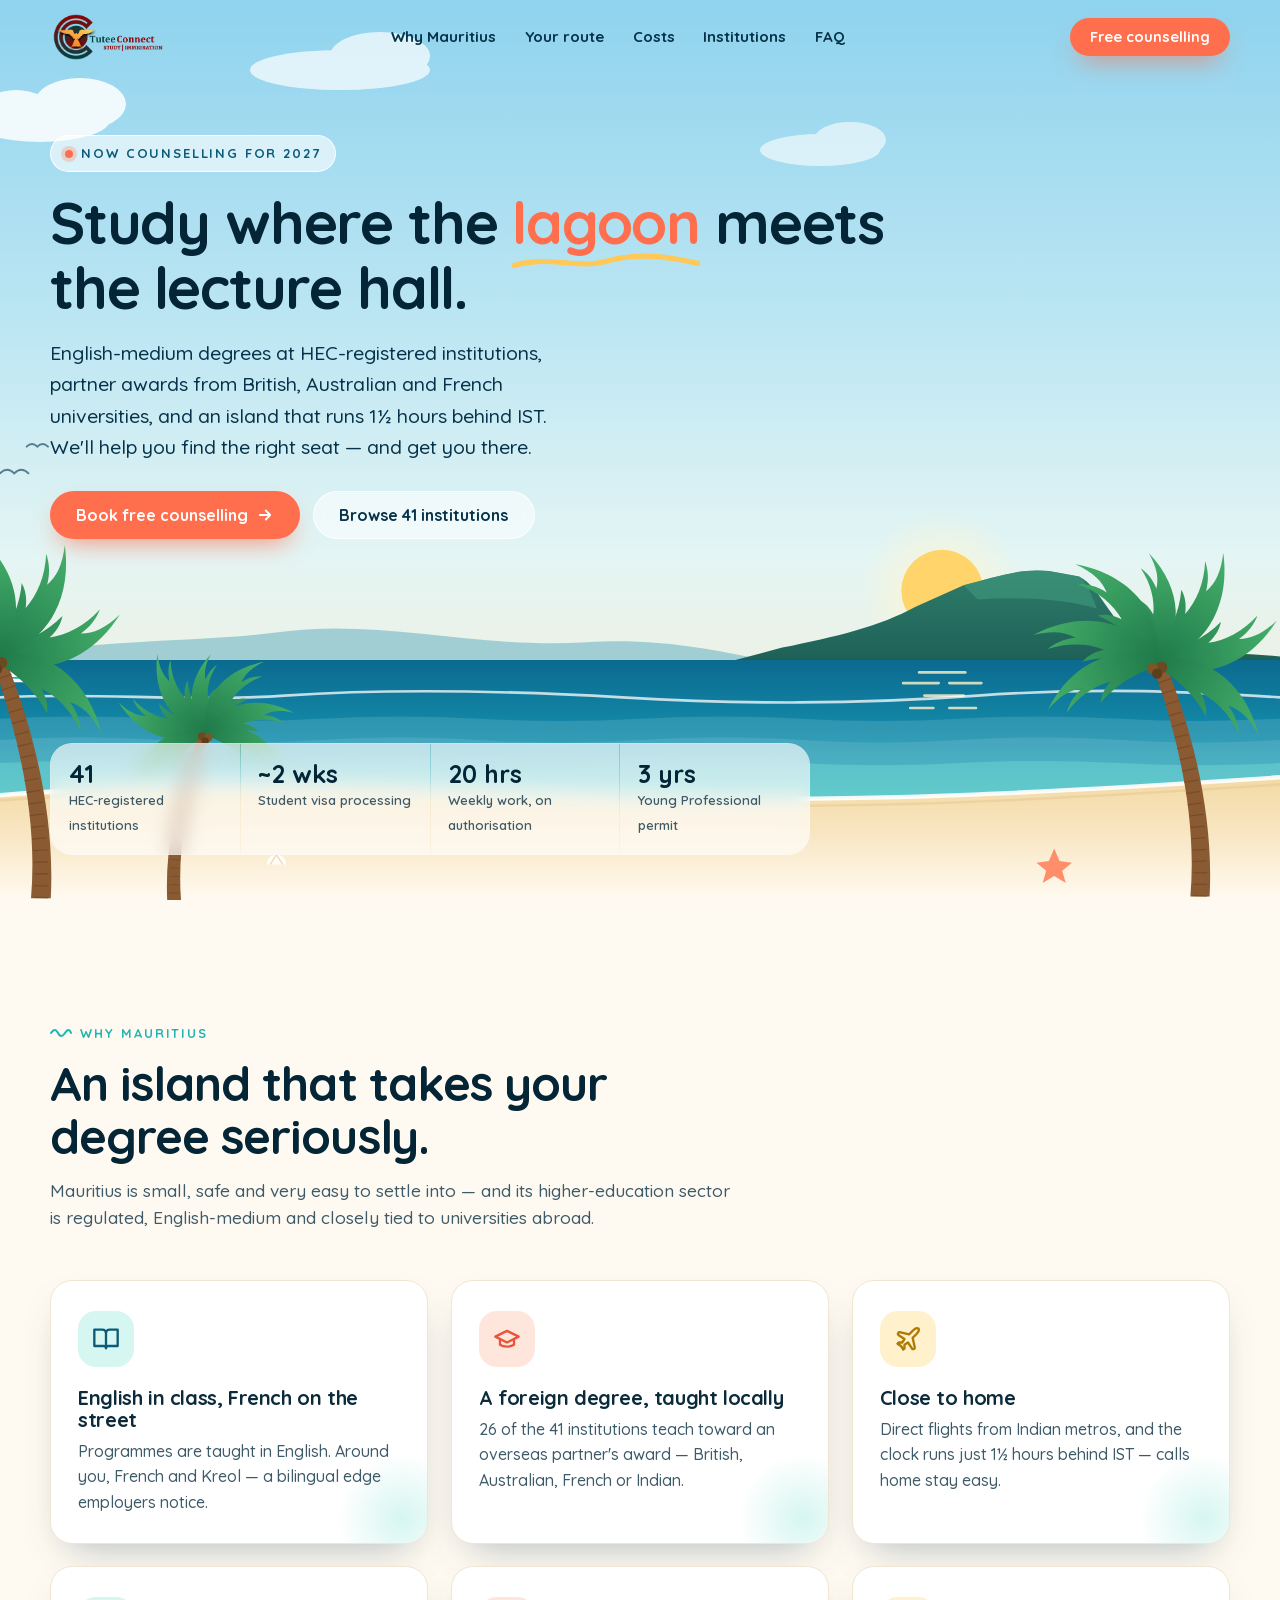
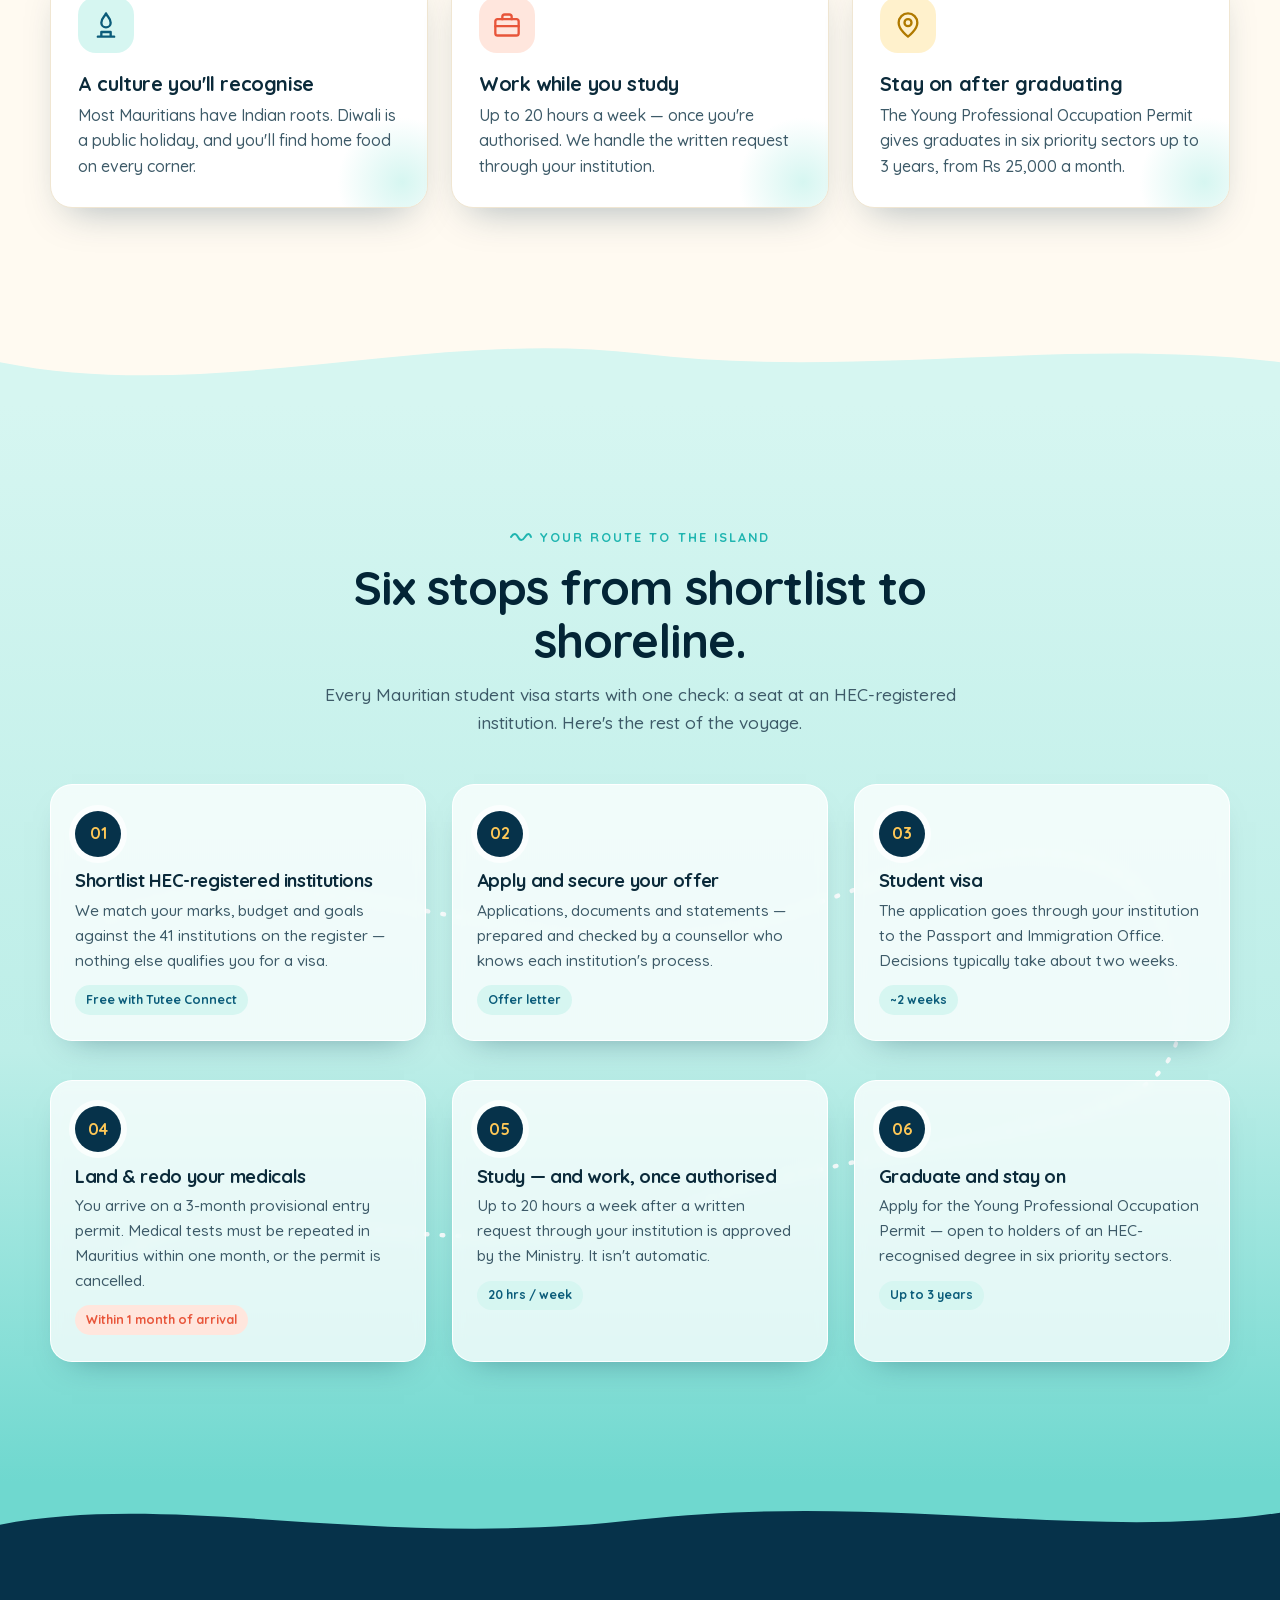
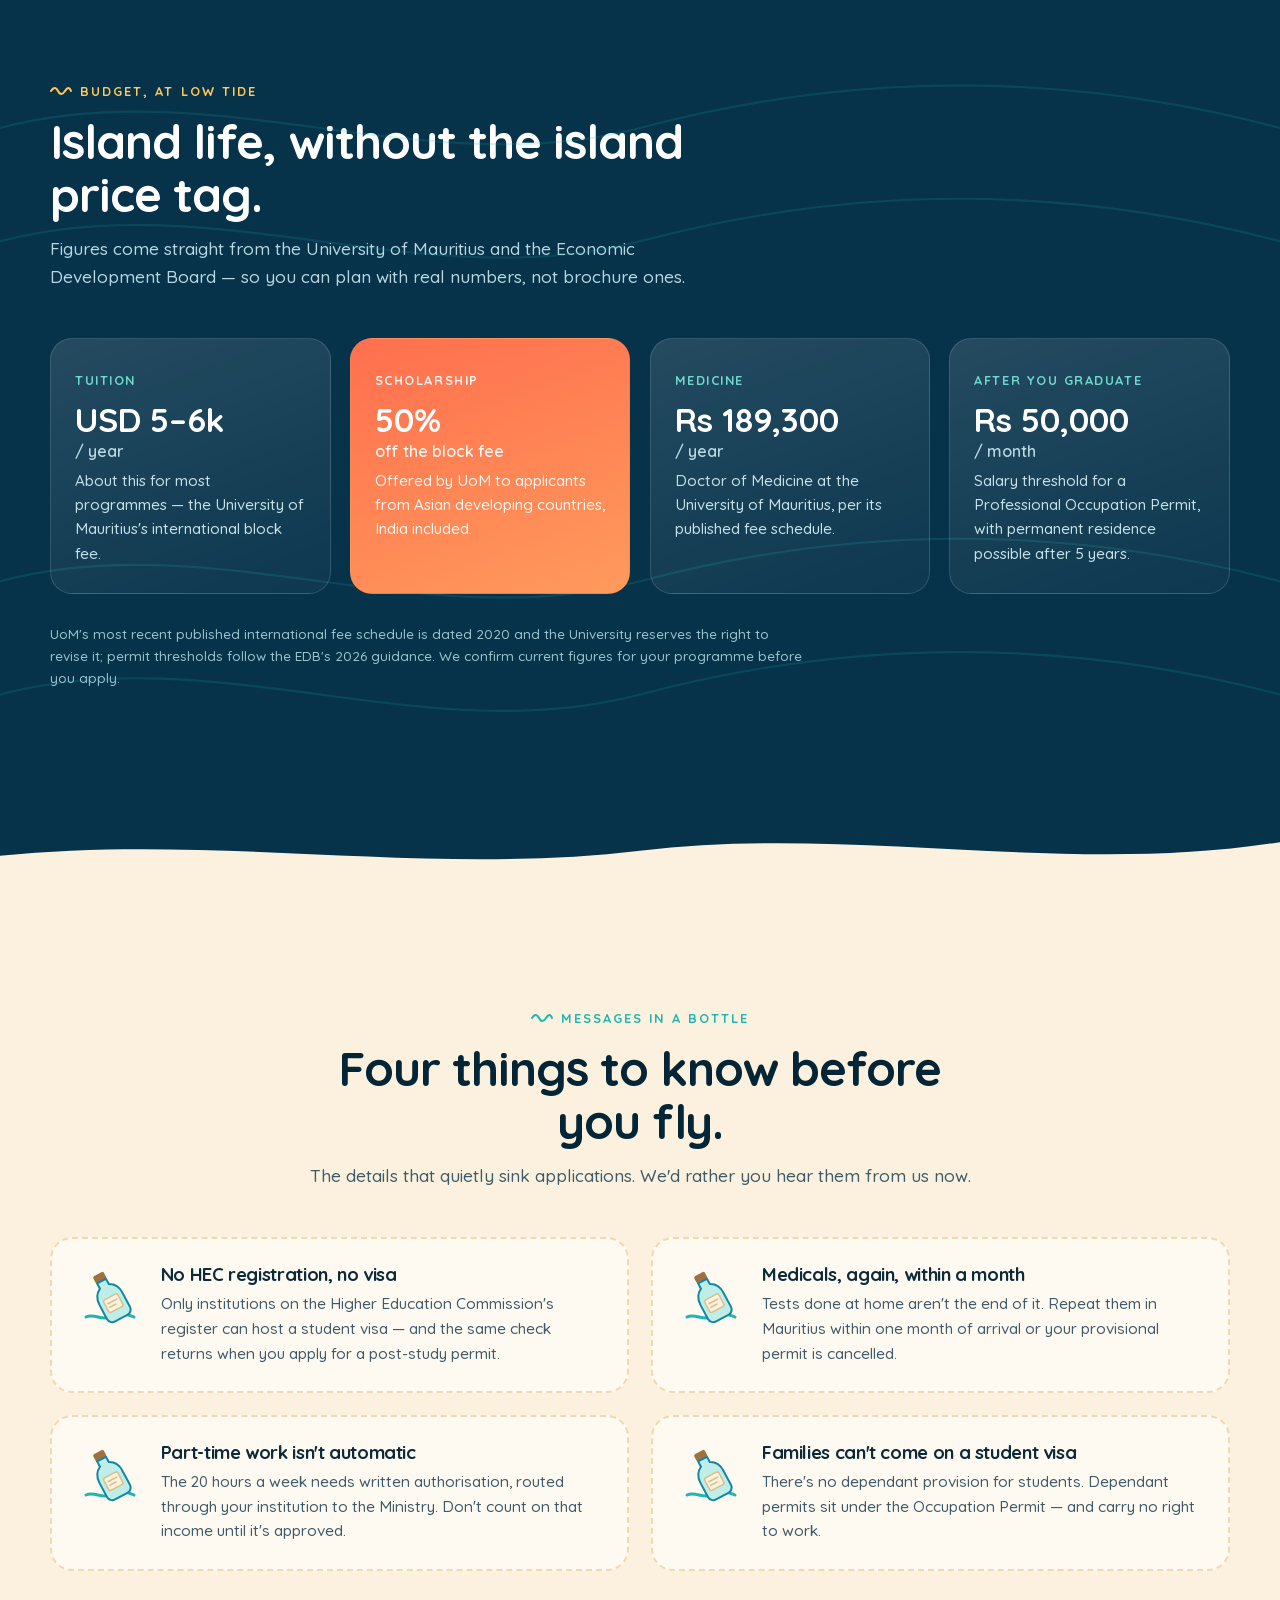
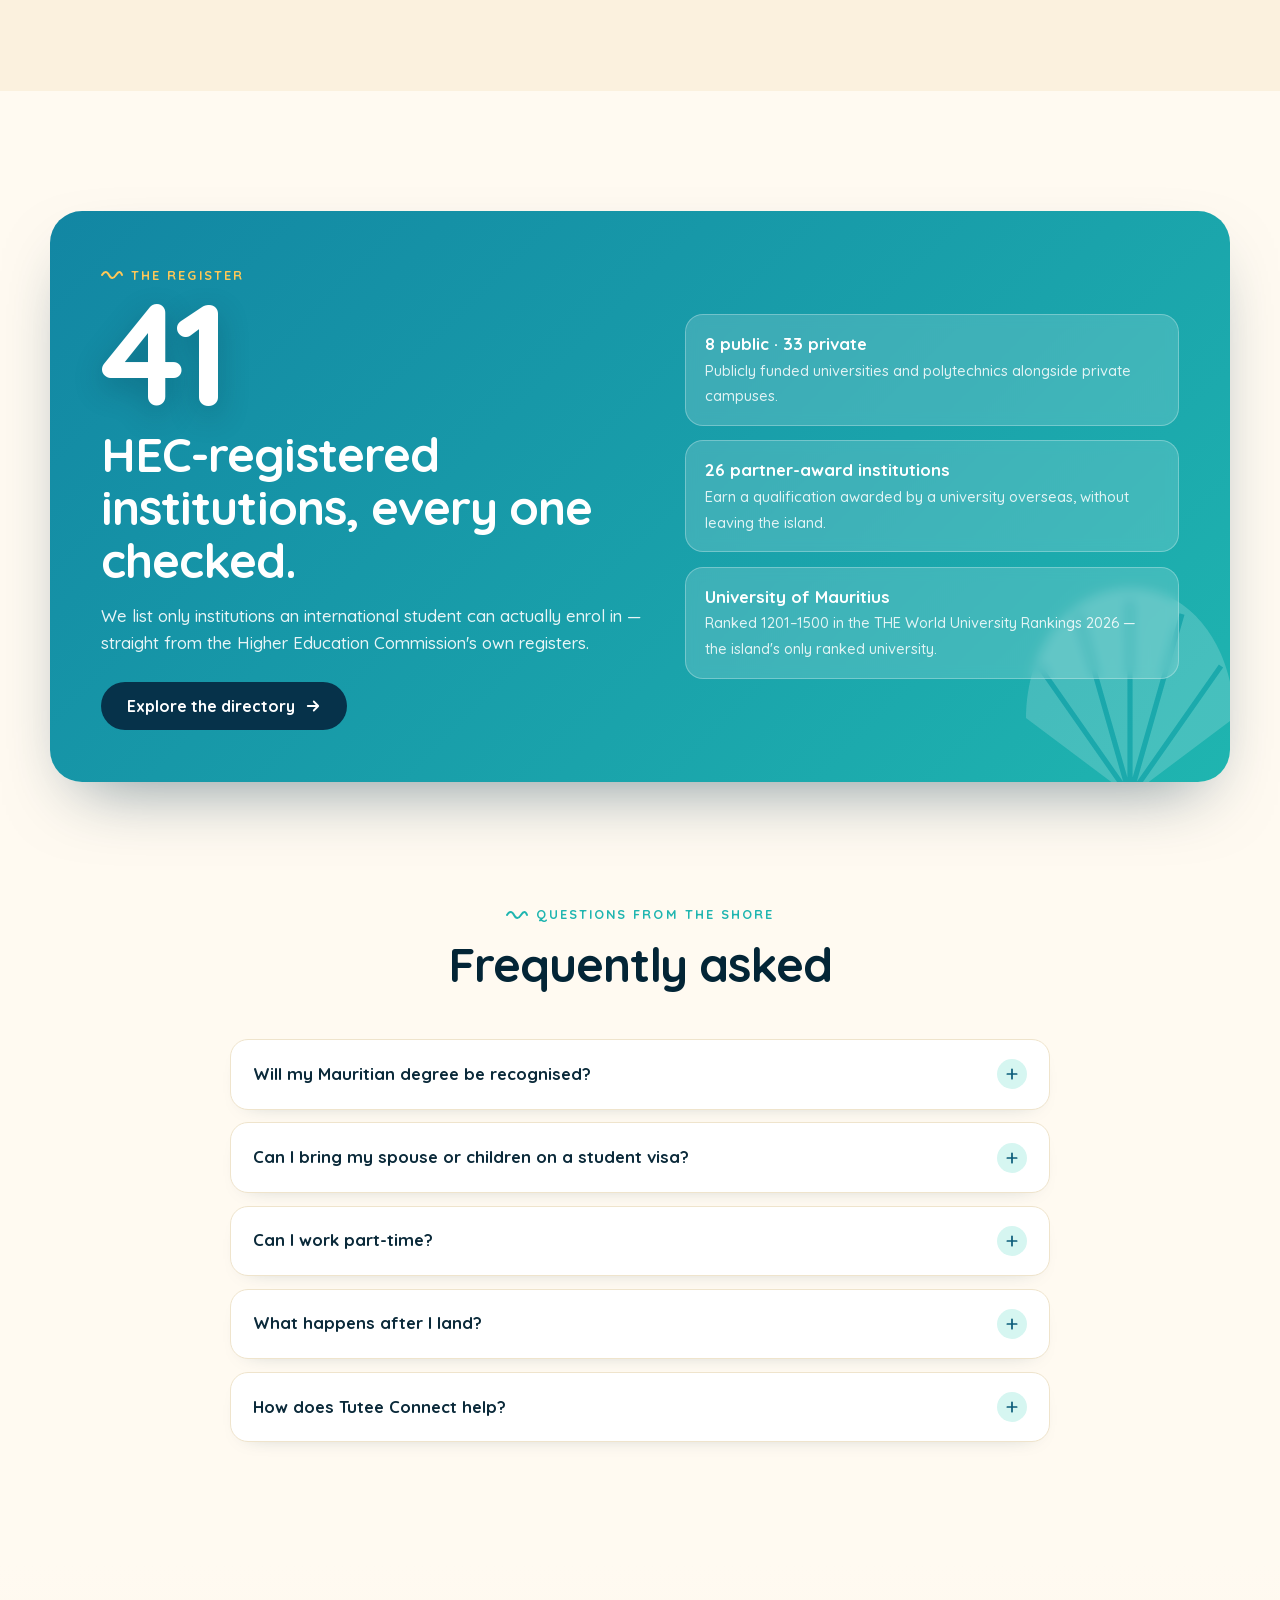
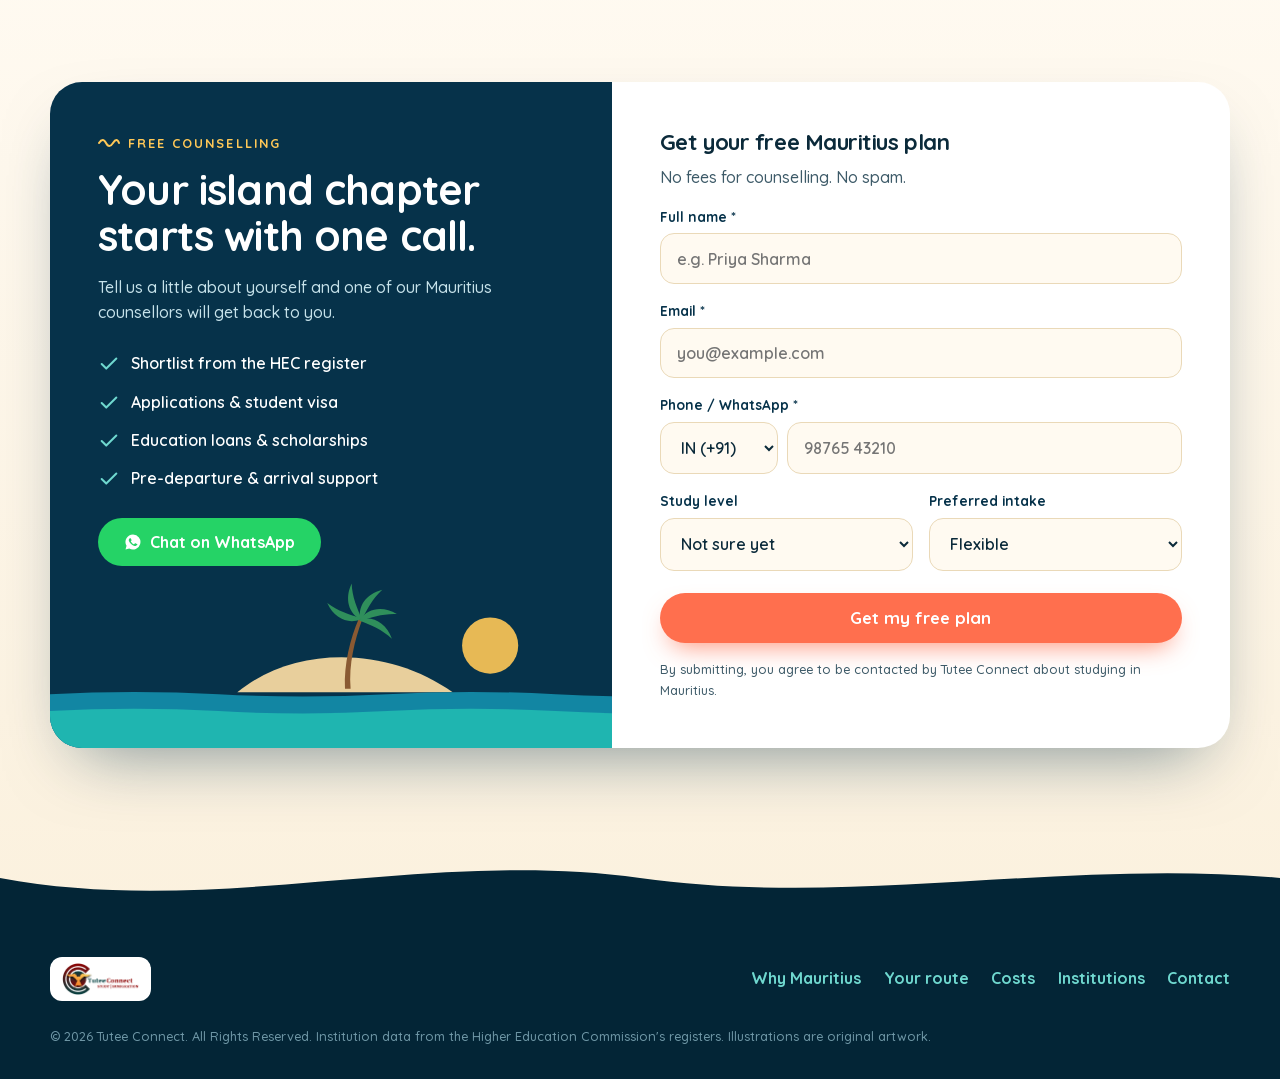
<file: Claude outputs/island-preview.html>
<!DOCTYPE html>
<html lang="en-GB" class="no-js">
<head>
  <meta charset="utf-8">
  <meta name="viewport" content="width=device-width, initial-scale=1">
  <title>Study in Mauritius — Tutee Connect</title>
  <meta name="description" content="Study at an HEC-registered institution in Mauritius: English-medium degrees, British, Australian and French partner awards, and a short flight from India. Free counselling from Tutee Connect.">
  <meta name="theme-color" content="#1fb5b0">
  
  <style>@font-face{font-family:'Quicksand';font-weight:300 700;font-display:swap;src:url([data-uri]) format('woff2');}</style>
  <style>/* Tutee Connect — Study in Mauritius, island edition.
   Self-contained: no third-party fonts, images or scripts, so it passes the
   site's CSP (default-src 'self'). Illustrations are inline SVG. */


:root {
  --ocean-950: #032536;
  --ocean-900: #06324a;
  --ocean-700: #0b5c7a;
  --ocean-500: #1286a3;
  --lagoon: #1fb5b0;
  --lagoon-300: #6fd8cf;
  --lagoon-100: #d6f6f1;
  --sand-50: #fffaf1;
  --sand-100: #fbf1de;
  --sand-300: #efd9ae;
  --coral: #ff6f4e;
  --coral-600: #e8553a;
  --sun: #ffc857;
  --palm: #2f8f5b;
  --maroon: #8a1515;
  --ink: #0b2a3a;
  --ink-soft: #3d5a68;
  --white: #ffffff;
  --radius: 22px;
  --shadow: 0 18px 40px -18px rgba(6, 50, 74, .35);
  --shadow-lg: 0 30px 70px -30px rgba(6, 50, 74, .55);
  --font: "Quicksand", system-ui, -apple-system, "Segoe UI", sans-serif;
  --wrap: 1180px;
}

*, *::before, *::after { box-sizing: border-box; }
html { scroll-behavior: smooth; }
body {
  margin: 0;
  font-family: var(--font);
  font-weight: 500;
  color: var(--ink);
  background: var(--sand-50);
  line-height: 1.6;
  -webkit-font-smoothing: antialiased;
  overflow-x: hidden;
}
img, svg { display: block; max-width: 100%; }
a { color: inherit; }
h1, h2, h3 { line-height: 1.1; margin: 0; font-weight: 700; letter-spacing: -.02em; }
p { margin: 0; }
.wrap { width: min(var(--wrap), 100% - 32px); margin-inline: auto; }
.sr-only { position: absolute; width: 1px; height: 1px; overflow: hidden; clip: rect(0 0 0 0); white-space: nowrap; }

/* ------------------------------------------------------------ buttons */
.btn {
  display: inline-flex; align-items: center; gap: .55rem;
  padding: .95rem 1.6rem; border-radius: 999px; border: 0;
  font: 700 1rem/1 var(--font); text-decoration: none; cursor: pointer;
  transition: transform .25s ease, box-shadow .25s ease, background .25s ease;
}
.btn svg { width: 18px; height: 18px; }
.btn-coral { background: var(--coral); color: var(--white); box-shadow: 0 12px 26px -10px rgba(255, 111, 78, .8); }
.btn-coral:hover { background: var(--coral-600); transform: translateY(-2px); }
.btn-glass { background: rgba(255, 255, 255, .55); color: var(--ocean-900); backdrop-filter: blur(8px); border: 1px solid rgba(255, 255, 255, .8); }
.btn-glass:hover { background: rgba(255, 255, 255, .85); transform: translateY(-2px); }
.btn-ocean { background: var(--ocean-900); color: var(--white); }
.btn-ocean:hover { background: var(--ocean-700); transform: translateY(-2px); }
.btn:focus-visible, a:focus-visible, summary:focus-visible { outline: 3px solid var(--sun); outline-offset: 3px; }

/* ------------------------------------------------------------ nav */
.nav {
  position: fixed; inset: 0 0 auto; z-index: 50;
  padding: 14px 0; transition: background .3s ease, box-shadow .3s ease, padding .3s ease;
}
.nav.scrolled { background: rgba(255, 250, 241, .9); backdrop-filter: blur(12px); box-shadow: 0 6px 24px -14px rgba(6, 50, 74, .4); padding: 8px 0; }
.nav-inner { display: flex; align-items: center; justify-content: space-between; gap: 1rem; }
.nav-logo img { height: 46px; width: auto; }
.nav-links { display: flex; gap: 1.8rem; list-style: none; margin: 0; padding: 0; }
.nav-links a { text-decoration: none; font-weight: 700; color: var(--ocean-900); font-size: .95rem; position: relative; }
.nav-links a::after { content: ""; position: absolute; left: 0; right: 100%; bottom: -4px; height: 2px; background: var(--coral); border-radius: 2px; transition: right .25s ease; }
.nav-links a:hover::after { right: 0; }
.nav-cta { padding: .75rem 1.25rem; font-size: .92rem; }
.nav-toggle { display: none; background: none; border: 0; padding: 8px; cursor: pointer; color: var(--ocean-900); }
.nav-toggle svg { width: 28px; height: 28px; }

/* ------------------------------------------------------------ hero */
.hero {
  position: relative; min-height: 100svh; display: flex; flex-direction: column; overflow: hidden;
  background: linear-gradient(180deg, #8fd3ee 0%, #bfe7f3 38%, #e4f5f4 62%, #ffe9c7 100%);
}
.hero-sky { position: absolute; top: 0; left: 0; width: 100%; height: 400px; pointer-events: none; }
.hero-body { position: relative; z-index: 2; flex: 1; }
.hero-content { padding-top: clamp(120px, 16vh, 170px); max-width: 640px; }
.hero-scene {
  position: relative; z-index: 1; display: block; width: 100%; flex: none;
  height: clamp(320px, 44vw, 620px); margin-top: calc(-1 * clamp(70px, 11vw, 190px));
}
.eyebrow {
  display: inline-flex; align-items: center; gap: .5rem;
  font-weight: 700; font-size: .82rem; letter-spacing: .14em; text-transform: uppercase;
  color: var(--ocean-700); background: rgba(255, 255, 255, .6); padding: .45rem .9rem; border-radius: 999px;
  border: 1px solid rgba(255, 255, 255, .9);
}
.eyebrow .dot { width: 8px; height: 8px; border-radius: 50%; background: var(--coral); box-shadow: 0 0 0 4px rgba(255, 111, 78, .25); }
.hero h1 { font-size: clamp(2.5rem, 6vw, 4.6rem); color: var(--ocean-950); margin: 1.1rem 0 1.1rem; }
.hero h1 em { font-style: normal; color: var(--coral); position: relative; white-space: nowrap; }
.hero h1 em svg { position: absolute; left: 0; bottom: -.22em; width: 100%; height: .35em; }
.hero-lead { font-size: clamp(1.05rem, 1.6vw, 1.22rem); color: var(--ocean-900); max-width: 540px; }
.hero-actions { display: flex; flex-wrap: wrap; gap: .8rem; margin-top: 1.8rem; }
.hero-stats {
  position: relative; z-index: 3; display: grid; grid-template-columns: repeat(4, 1fr); gap: 1px;
  background: rgba(255, 255, 255, .35); border-radius: var(--radius); overflow: hidden;
  border: 1px solid rgba(255, 255, 255, .55); backdrop-filter: blur(10px); margin-top: 2.6rem; max-width: 760px;
}
.hero-stat { background: rgba(255, 255, 255, .45); padding: 1rem 1.1rem; }
.hero-stat b { display: block; font-size: 1.55rem; color: var(--ocean-950); line-height: 1.1; }
.hero-stat span { font-size: .82rem; color: var(--ink-soft); font-weight: 600; }

/* Desktop: the island fills the lower half of the first screen and the stats float on the lagoon. */
@media (min-width: 861px) and (min-height: 640px) {
  .hero-body { display: flex; min-height: 100svh; }
  .hero-body > .wrap { display: flex; flex-direction: column; padding-bottom: clamp(24px, 5vh, 56px); }
  .hero-content { max-width: 880px; padding-top: clamp(110px, 15vh, 150px); }
  .hero h1 { font-size: clamp(2.8rem, 4.6vw, 4.3rem); }
  .hero-stats { margin-top: auto; }
  .hero-scene { position: absolute; left: 0; bottom: 0; height: max(330px, 54vh); margin: 0; }
}

/* scene animation */
.sun-glow { animation: pulse 6s ease-in-out infinite; transform-origin: center; transform-box: fill-box; }
.cloud { animation: drift 70s linear infinite; }
.cloud.c2 { animation-duration: 95s; animation-delay: -30s; }
.cloud.c3 { animation-duration: 120s; animation-delay: -60s; }
.wave { animation: waveX 14s linear infinite; }
.wave.w2 { animation-duration: 20s; animation-direction: reverse; }
.wave.w3 { animation-duration: 10s; }
.palm { transform-origin: 50% 100%; transform-box: fill-box; animation: sway 7s ease-in-out infinite; }
.palm.p2 { animation-duration: 9s; animation-delay: -2s; }
.boat { animation: bob 5s ease-in-out infinite; transform-box: fill-box; transform-origin: center; }
.boat-track { animation: sail 60s linear infinite; }
.bird { animation: fly 26s linear infinite; }
.bird.b2 { animation-delay: -9s; animation-duration: 32s; }
.foam { animation: foam 4s ease-in-out infinite; }

@keyframes pulse { 50% { transform: scale(1.08); opacity: .8; } }
@keyframes drift { from { transform: translateX(-300px); } to { transform: translateX(1700px); } }
@keyframes waveX { from { transform: translateX(0); } to { transform: translateX(-1440px); } }
@keyframes sway { 0%, 100% { transform: rotate(-1.6deg); } 50% { transform: rotate(1.8deg); } }
@keyframes bob { 0%, 100% { transform: translateY(0) rotate(-1.5deg); } 50% { transform: translateY(5px) rotate(1.5deg); } }
@keyframes sail { from { transform: translateX(-200px); } to { transform: translateX(1640px); } }
@keyframes fly { from { transform: translate(-120px, 0); } 50% { transform: translate(700px, -40px); } to { transform: translate(1600px, 10px); } }
@keyframes foam { 50% { opacity: .35; } }

/* ------------------------------------------------------------ section scaffolding */
section { position: relative; }
.section { padding: clamp(72px, 10vw, 120px) 0; }
.section-head { max-width: 680px; margin-bottom: 3rem; }
.section-head.center { text-align: center; margin-inline: auto; }
.kicker { font-weight: 700; font-size: .8rem; letter-spacing: .16em; text-transform: uppercase; color: var(--lagoon); display: inline-flex; gap: .5rem; align-items: center; }
.kicker svg { width: 22px; height: 10px; }
.section-head h2 { font-size: clamp(2rem, 4vw, 3rem); margin: .7rem 0 .9rem; color: var(--ocean-950); }
.section-head p { color: var(--ink-soft); font-size: 1.08rem; }
.wave-divider { display: block; width: 100%; height: clamp(40px, 6vw, 90px); }

/* ------------------------------------------------------------ why */
.why { background: var(--sand-50); }
.why-grid { display: grid; grid-template-columns: repeat(3, 1fr); gap: 1.4rem; }
.why-card {
  background: var(--white); border-radius: var(--radius); padding: 1.9rem 1.7rem 1.7rem;
  box-shadow: var(--shadow); border: 1px solid #f0e6d2; position: relative; overflow: hidden;
  transition: transform .35s ease, box-shadow .35s ease;
}
.why-card::after {
  content: ""; position: absolute; right: -40px; bottom: -40px; width: 130px; height: 130px; border-radius: 50%;
  background: radial-gradient(circle, var(--lagoon-100), transparent 70%); transition: transform .5s ease;
}
.why-card:hover { transform: translateY(-6px) rotate(-.4deg); box-shadow: var(--shadow-lg); }
.why-card:hover::after { transform: scale(1.6); }
.why-icon { width: 56px; height: 56px; border-radius: 18px; display: grid; place-items: center; margin-bottom: 1.2rem; background: var(--lagoon-100); color: var(--ocean-700); }
.why-icon svg { width: 28px; height: 28px; }
.why-card:nth-child(3n+2) .why-icon { background: #ffe6dd; color: var(--coral-600); }
.why-card:nth-child(3n) .why-icon { background: #fff1cc; color: #b07a00; }
.why-card h3 { font-size: 1.25rem; margin-bottom: .5rem; position: relative; z-index: 1; }
.why-card p { color: var(--ink-soft); position: relative; z-index: 1; }

/* ------------------------------------------------------------ journey */
.journey { background: linear-gradient(180deg, var(--lagoon-100), #bdeee8 60%, var(--lagoon-300)); overflow: hidden; }
.journey .section-head h2 { color: var(--ocean-950); }
.route { position: relative; display: grid; grid-template-columns: repeat(3, 1fr); gap: 2.4rem 1.6rem; counter-reset: step; }
.route-path { position: absolute; inset: 0; width: 100%; height: 100%; pointer-events: none; }
.stop {
  position: relative; background: rgba(255, 255, 255, .75); backdrop-filter: blur(6px);
  border: 1px solid rgba(255, 255, 255, .95); border-radius: var(--radius); padding: 1.6rem 1.5rem; counter-increment: step;
  box-shadow: 0 16px 32px -22px rgba(6, 50, 74, .5);
}
.stop::before {
  content: counter(step, decimal-leading-zero); display: inline-grid; place-items: center; width: 46px; height: 46px; border-radius: 50%;
  background: var(--ocean-900); color: var(--sun); font-weight: 700; margin-bottom: .9rem; box-shadow: 0 0 0 6px rgba(255, 255, 255, .7);
}
.stop h3 { font-size: 1.15rem; margin-bottom: .4rem; }
.stop p { color: var(--ink-soft); font-size: .97rem; }
.stop .tag { display: inline-block; margin-top: .8rem; font-size: .78rem; font-weight: 700; color: var(--ocean-700); background: var(--lagoon-100); padding: .3rem .7rem; border-radius: 999px; }
.stop.warn .tag { background: #ffe6dd; color: var(--coral-600); }

/* ------------------------------------------------------------ costs */
.costs { background: var(--ocean-900); color: var(--white); overflow: hidden; }
.costs .section-head h2 { color: var(--white); }
.costs .section-head p { color: #b8d9e3; }
.costs .kicker { color: var(--sun); }
.costs-bg { position: absolute; inset: 0; width: 100%; height: 100%; opacity: .5; pointer-events: none; }
.cost-grid { position: relative; display: grid; grid-template-columns: repeat(4, 1fr); gap: 1.2rem; }
.cost {
  background: linear-gradient(160deg, rgba(255, 255, 255, .12), rgba(255, 255, 255, .03));
  border: 1px solid rgba(255, 255, 255, .14); border-radius: var(--radius); padding: 1.7rem 1.5rem;
  transition: transform .3s ease, border-color .3s ease;
}
.cost:hover { transform: translateY(-5px); border-color: var(--lagoon-300); }
.cost .label { font-size: .8rem; font-weight: 700; letter-spacing: .12em; text-transform: uppercase; color: var(--lagoon-300); }
.cost .figure { font-size: clamp(1.7rem, 2.6vw, 2.2rem); font-weight: 700; margin: .6rem 0 .5rem; color: var(--white); line-height: 1.1; }
.cost .figure small { display: block; margin-top: .3rem; font-size: .48em; color: #b8d9e3; font-weight: 600; letter-spacing: 0; }
.cost p { color: #c6e2ea; font-size: .95rem; }
.cost.hl { background: linear-gradient(160deg, var(--coral), #ff9a5c); border-color: transparent; }
.cost.hl .label, .cost.hl p, .cost.hl .figure small { color: rgba(255, 255, 255, .92); }
.fineprint { position: relative; margin-top: 1.8rem; font-size: .85rem; color: #9cc3cf; max-width: 760px; }

/* ------------------------------------------------------------ bottles */
.bottles { background: var(--sand-100); }
.bottle-grid { display: grid; grid-template-columns: repeat(2, 1fr); gap: 1.4rem; }
.bottle {
  display: grid; grid-template-columns: 64px 1fr; gap: 1.2rem; align-items: start;
  background: var(--sand-50); border-radius: var(--radius); padding: 1.6rem;
  border: 2px dashed var(--sand-300); transition: border-color .3s ease, transform .3s ease;
}
.bottle:hover { border-color: var(--coral); transform: translateY(-3px); }
.bottle svg { width: 64px; height: 64px; animation: bob 6s ease-in-out infinite; }
.bottle:nth-child(2) svg { animation-delay: -1.5s; }
.bottle:nth-child(3) svg { animation-delay: -3s; }
.bottle:nth-child(4) svg { animation-delay: -4.5s; }
.bottle h3 { font-size: 1.15rem; margin-bottom: .35rem; }
.bottle p { color: var(--ink-soft); font-size: .97rem; }

/* ------------------------------------------------------------ institutions */
.inst { background: var(--sand-50); }
.inst-card {
  display: grid; grid-template-columns: 1.1fr 1fr; gap: 2.5rem; align-items: center;
  background: linear-gradient(135deg, var(--ocean-500), var(--lagoon)); color: var(--white);
  border-radius: 32px; padding: clamp(2rem, 4vw, 3.4rem); position: relative; overflow: hidden; box-shadow: var(--shadow-lg);
}
.inst-card h2 { font-size: clamp(2rem, 4vw, 3rem); margin: .7rem 0 1rem; }
.inst-card .kicker { color: var(--sun); }
.inst-card p { color: rgba(255, 255, 255, .9); font-size: 1.05rem; }
.inst-card .btn { margin-top: 1.6rem; }
.big-num { font-size: clamp(5rem, 12vw, 9rem); font-weight: 700; line-height: .9; letter-spacing: -.05em; color: var(--white); text-shadow: 0 10px 30px rgba(3, 37, 54, .25); }
.inst-facts { display: grid; gap: .9rem; position: relative; z-index: 1; }
.inst-fact { background: rgba(255, 255, 255, .16); border: 1px solid rgba(255, 255, 255, .28); border-radius: 18px; padding: 1rem 1.2rem; backdrop-filter: blur(6px); }
.inst-fact b { display: block; font-size: 1.05rem; }
.inst-fact span { font-size: .92rem; color: rgba(255, 255, 255, .85); }
.inst-shells { position: absolute; right: -30px; bottom: -40px; width: 260px; opacity: .18; pointer-events: none; }

/* ------------------------------------------------------------ faq */
.faq { background: var(--sand-50); padding-top: 0; }
.faq-list { max-width: 820px; margin-inline: auto; display: grid; gap: .8rem; }
.faq details { background: var(--white); border-radius: 18px; border: 1px solid #efe4cc; box-shadow: 0 8px 22px -18px rgba(6, 50, 74, .4); overflow: hidden; }
.faq summary {
  list-style: none; cursor: pointer; padding: 1.2rem 1.4rem; font-weight: 700; font-size: 1.05rem;
  display: flex; justify-content: space-between; gap: 1rem; align-items: center;
}
.faq summary::-webkit-details-marker { display: none; }
.faq summary .pm { flex: none; width: 30px; height: 30px; border-radius: 50%; background: var(--lagoon-100); color: var(--ocean-700); display: grid; place-items: center; transition: transform .3s ease, background .3s ease; }
.faq details[open] summary .pm { transform: rotate(45deg); background: var(--coral); color: var(--white); }
.faq details p { padding: 0 1.4rem 1.3rem; color: var(--ink-soft); }

/* ------------------------------------------------------------ contact */
.contact { background: linear-gradient(180deg, var(--sand-50) 0%, var(--sand-100) 100%); padding-bottom: 0; }
.contact-card {
  display: grid; grid-template-columns: 1fr 1.1fr; border-radius: 32px; overflow: hidden; background: var(--white); box-shadow: var(--shadow-lg);
}
.contact-side { background: var(--ocean-900); color: var(--white); padding: clamp(2rem, 4vw, 3rem); position: relative; overflow: hidden; min-height: 100%; }
.contact-side h2 { font-size: clamp(1.9rem, 3.4vw, 2.6rem); margin: .7rem 0 1rem; }
.contact-side .kicker { color: var(--sun); }
.contact-side p { color: #c6e2ea; }
.contact-side ul { list-style: none; padding: 0; margin: 1.6rem 0 0; display: grid; gap: .8rem; position: relative; z-index: 1; }
.contact-side li { display: flex; gap: .7rem; align-items: center; font-weight: 600; }
.contact-side li svg { width: 22px; height: 22px; color: var(--lagoon-300); flex: none; }
.contact-side .scene { position: absolute; left: 0; right: 0; bottom: 0; width: 100%; height: auto; }
.wa { display: inline-flex; margin-top: 1.6rem; position: relative; z-index: 1; background: #25d366; color: #fff; }
.wa:hover { background: #20ba56; transform: translateY(-2px); }

.form { padding: clamp(2rem, 4vw, 3rem); display: grid; gap: 1rem; align-content: start; }
.form h3 { font-size: 1.4rem; }
.form .sub { color: var(--ink-soft); margin-top: -.4rem; }
.field label { display: block; font-size: .85rem; font-weight: 700; color: var(--ocean-900); margin-bottom: .35rem; }
.field input, .field select {
  width: 100%; font: 600 1rem var(--font); color: var(--ink); background: var(--sand-50);
  border: 1.5px solid #ead9b8; border-radius: 14px; padding: .9rem 1rem; transition: border-color .2s ease, box-shadow .2s ease, background .2s ease;
}
.field input:focus, .field select:focus { outline: none; border-color: var(--lagoon); background: var(--white); box-shadow: 0 0 0 4px rgba(31, 181, 176, .18); }
.phone-row { display: grid; grid-template-columns: 118px 1fr; gap: .6rem; }
.form-row { display: grid; grid-template-columns: 1fr 1fr; gap: 1rem; }
.form .btn { justify-content: center; width: 100%; padding: 1.05rem; font-size: 1.05rem; margin-top: .4rem; }
.form .btn:disabled { opacity: .7; cursor: progress; transform: none; }
.note { padding: .9rem 1rem; border-radius: 14px; font-weight: 600; font-size: .95rem; }
.note.ok { background: #dcf7ea; color: #13643f; }
.note.err { background: #ffe4dc; color: #a1301a; }
.hidden { display: none !important; }
.legal { font-size: .8rem; color: var(--ink-soft); }

/* ------------------------------------------------------------ footer */
.footer { background: var(--ocean-950); color: #a9c9d4; padding: 0 0 2rem; }
.footer-sand { display: block; width: 100%; height: 70px; margin-top: clamp(60px, 8vw, 100px); }
.footer-inner { display: flex; flex-wrap: wrap; justify-content: space-between; gap: 1.5rem; align-items: center; padding-top: 2.4rem; }
.footer-brand { display: flex; align-items: center; gap: .9rem; }
.footer-brand img { height: 44px; width: auto; background: var(--white); padding: 6px 10px; border-radius: 12px; }
.footer a { color: var(--lagoon-300); text-decoration: none; font-weight: 700; }
.footer a:hover { color: var(--white); }
.footer nav { display: flex; gap: 1.4rem; flex-wrap: wrap; }
.footer small { display: block; margin-top: 1.6rem; font-size: .8rem; color: #6f97a6; }

/* ------------------------------------------------------------ reveal */
.reveal { opacity: 0; transform: translateY(28px); transition: opacity .8s ease, transform .8s cubic-bezier(.2, .7, .2, 1); }
.reveal.in { opacity: 1; transform: none; }
.reveal.d1 { transition-delay: .08s; } .reveal.d2 { transition-delay: .16s; } .reveal.d3 { transition-delay: .24s; }
.reveal.d4 { transition-delay: .32s; } .reveal.d5 { transition-delay: .4s; }
.no-js .reveal { opacity: 1; transform: none; }

/* ------------------------------------------------------------ responsive */
@media (max-width: 1024px) {
  .cost-grid { grid-template-columns: repeat(2, 1fr); }
  .why-grid, .route { grid-template-columns: repeat(2, 1fr); }
  .route-path { display: none; }
}
@media (max-width: 860px) {
  .nav-links, .nav-cta { display: none; }
  .nav-toggle { display: block; }
  .nav.open { background: var(--sand-50); box-shadow: 0 10px 30px -15px rgba(6, 50, 74, .5); }
  .nav.open .nav-links { display: grid; position: absolute; top: 100%; left: 0; right: 0; background: var(--sand-50); padding: 1rem 16px 1.4rem; gap: 1rem; box-shadow: 0 16px 24px -18px rgba(6, 50, 74, .5); }
  .nav.open .nav-links a { font-size: 1.1rem; }
  .inst-card, .contact-card { grid-template-columns: 1fr; }
  .bottle-grid { grid-template-columns: 1fr; }
  .contact-side { padding-bottom: 170px; }
}
@media (max-width: 640px) {
  .nav-logo img { height: 38px; }
  .hero-content { padding-top: 104px; }
  .hero-scene { height: 300px; margin-top: -40px; }
  .hero-stats { grid-template-columns: repeat(2, 1fr); }
  .why-grid, .route, .cost-grid { grid-template-columns: 1fr; }
  .form-row { grid-template-columns: 1fr; }
  .phone-row { grid-template-columns: 116px 1fr; }
  .bottle { grid-template-columns: 48px 1fr; padding: 1.3rem; }
  .bottle svg { width: 48px; height: 48px; }
  .hero h1 em { white-space: normal; }
}

@media (prefers-reduced-motion: reduce) {
  *, *::before, *::after { animation: none !important; transition: none !important; scroll-behavior: auto !important; }
  .reveal { opacity: 1; transform: none; }
}
</style>
  
</head>
<body>

<!-- ============================================================ NAV -->
<header class="nav" data-nav>
  <div class="wrap nav-inner">
    <a class="nav-logo" href="#home" aria-label="Tutee Connect home"><img src="[data-uri]" alt="Tutee Connect — Study | Immigration" width="220" height="86"></a>
    <ul class="nav-links" data-nav-links>
      <li><a href="#why">Why Mauritius</a></li>
      <li><a href="#journey">Your route</a></li>
      <li><a href="#costs">Costs</a></li>
      <li><a href="universities.html">Institutions</a></li>
      <li><a href="#faq">FAQ</a></li>
    </ul>
    <a class="btn btn-coral nav-cta" href="#contact">Free counselling</a>
    <button class="nav-toggle" type="button" aria-label="Open menu" aria-expanded="false" data-nav-toggle>
      <svg viewBox="0 0 24 24" fill="none" stroke="currentColor" stroke-width="2" stroke-linecap="round"><path d="M3 7c3-2 6 2 9 0s6-2 9 0M3 12c3-2 6 2 9 0s6-2 9 0M3 17c3-2 6 2 9 0s6-2 9 0"/></svg>
    </button>
  </div>
</header>

<main>
<!-- ============================================================ HERO -->
<section class="hero" id="home">
  <!-- sky -->
  <svg class="hero-sky" viewBox="0 0 1440 400" preserveAspectRatio="xMidYMin slice" aria-hidden="true">
    <g class="cloud"><g fill="#fff" opacity=".85"><ellipse cx="120" cy="120" rx="70" ry="22"/><ellipse cx="160" cy="104" rx="46" ry="26"/><ellipse cx="96" cy="110" rx="34" ry="20"/></g></g>
    <g class="cloud c2"><g fill="#fff" opacity=".7"><ellipse cx="420" cy="70" rx="90" ry="20"/><ellipse cx="460" cy="56" rx="50" ry="24"/></g></g>
    <g class="cloud c3"><g fill="#fff" opacity=".6"><ellipse cx="900" cy="150" rx="60" ry="16"/><ellipse cx="930" cy="140" rx="36" ry="18"/></g></g>
  </svg>

  <div class="hero-body">
    <div class="wrap">
      <div class="hero-content">
        <span class="eyebrow reveal"><span class="dot"></span> Now counselling for 2027</span>
        <h1 class="reveal d1">Study where the <em>lagoon<svg viewBox="0 0 200 20" preserveAspectRatio="none" aria-hidden="true"><path d="M2 14 C 40 4, 70 18, 100 10 S 160 4, 198 12" fill="none" stroke="#ffc857" stroke-width="5" stroke-linecap="round"/></svg></em> meets the lecture hall.</h1>
        <p class="hero-lead reveal d2">English-medium degrees at HEC-registered institutions, partner awards from British, Australian and French universities, and an island that runs 1½ hours behind IST. We'll help you find the right seat — and get you there.</p>
        <div class="hero-actions reveal d3">
          <a class="btn btn-coral" href="#contact">Book free counselling
            <svg viewBox="0 0 24 24" fill="none" stroke="currentColor" stroke-width="2.4" stroke-linecap="round" stroke-linejoin="round"><path d="M5 12h14M13 6l6 6-6 6"/></svg></a>
          <a class="btn btn-glass" href="universities.html">Browse 41 institutions</a>
        </div>
      </div>
      <div class="hero-stats reveal d4" role="list">
        <div class="hero-stat" role="listitem"><b>41</b><span>HEC-registered institutions</span></div>
        <div class="hero-stat" role="listitem"><b>~2 wks</b><span>Student visa processing</span></div>
        <div class="hero-stat" role="listitem"><b>20 hrs</b><span>Weekly work, on authorisation</span></div>
        <div class="hero-stat" role="listitem"><b>3 yrs</b><span>Young Professional permit</span></div>
      </div>
    </div>
  </div>

  <!-- island scene -->
  <svg class="hero-scene" viewBox="0 0 1440 600" preserveAspectRatio="xMidYMax slice" aria-hidden="true">
    <defs>
      <radialGradient id="sunGlow"><stop offset="0" stop-color="#fff6cf" stop-opacity=".95"/><stop offset="1" stop-color="#fff6cf" stop-opacity="0"/></radialGradient>
      <linearGradient id="sea" x1="0" y1="0" x2="0" y2="1">
        <stop offset="0" stop-color="#0b6a8f"/><stop offset=".35" stop-color="#1590ad"/><stop offset=".75" stop-color="#2ec1bd"/><stop offset="1" stop-color="#7fe3d6"/>
      </linearGradient>
      <linearGradient id="sand" x1="0" y1="0" x2="0" y2="1">
        <stop offset="0" stop-color="#f3d9a4"/><stop offset=".45" stop-color="#f8e6c2"/><stop offset="1" stop-color="#fffaf1"/>
      </linearGradient>
      <linearGradient id="mount" x1="0" y1="0" x2="0" y2="1"><stop offset="0" stop-color="#2f7d6a"/><stop offset="1" stop-color="#1d5f57"/></linearGradient>
      <linearGradient id="frondG" x1="0" y1="0" x2="1" y2="0"><stop offset="0" stop-color="#1f7a4a"/><stop offset="1" stop-color="#46b06b"/></linearGradient>
      <path id="frond" d="M0 0 C50 -46 132 -44 196 22 C170 6 150 2 132 6 C150 14 160 24 168 36 C140 16 110 8 84 10 C98 18 106 28 110 38 C80 18 44 10 0 8 Z" fill="url(#frondG)"/>
      <g id="palmTree">
        <path d="M-15 0 C-22 -130 14 -270 58 -372 L76 -366 C38 -262 4 -130 15 0 Z" fill="#8a5a32"/>
        <path d="M0 0 C-4 -130 26 -266 67 -369" fill="none" stroke="#6b4223" stroke-width="22" stroke-dasharray="2 16" opacity=".55"/>
        <use href="#frond" transform="translate(67 -369) rotate(-168)"/>
        <use href="#frond" transform="translate(67 -369) rotate(-128)"/>
        <use href="#frond" transform="translate(67 -369) rotate(-92) scale(.85)"/>
        <use href="#frond" transform="translate(67 -369) rotate(-56)"/>
        <use href="#frond" transform="translate(67 -369) rotate(-18)"/>
        <use href="#frond" transform="translate(67 -369) rotate(18) scale(.95)"/>
        <use href="#frond" transform="translate(67 -369) rotate(150) scale(1 -1)"/>
        <circle cx="60" cy="-358" r="9" fill="#6b4a22"/><circle cx="74" cy="-356" r="9" fill="#7d5627"/><circle cx="67" cy="-348" r="8" fill="#5e3f1c"/>
      </g>
    </defs>

    <!-- sun -->
    <circle class="sun-glow" cx="1060" cy="252" r="92" fill="url(#sunGlow)"/>
    <circle cx="1060" cy="252" r="46" fill="#ffd56b"/>

    <!-- distant hills + Le Morne-style mountain -->
    <path d="M0 330 C110 304 210 312 320 298 C430 284 540 318 660 310 C740 305 800 318 860 330 Z" fill="#8fc6cf" opacity=".8"/>
    <path d="M820 332 L880 316 C940 304 990 292 1030 270 L1084 246 C1116 238 1148 226 1180 230 L1214 236 C1240 248 1252 298 1294 316 C1340 322 1400 322 1440 326 L1440 334 L820 334 Z" fill="url(#mount)"/>
    <path d="M1084 246 C1116 238 1148 226 1180 230 L1214 236 C1222 242 1228 256 1234 272 C1200 262 1150 258 1100 262 Z" fill="#3e9479" opacity=".7"/>

    <!-- sea -->
    <rect x="0" y="330" width="1440" height="270" fill="url(#sea)"/>
    <!-- sun sparkle -->
    <g class="foam" stroke="#fff4c7" stroke-width="3" stroke-linecap="round" opacity=".8">
      <path d="M1034 344 h52"/><path d="M1016 356 h40 M1068 356 h36"/><path d="M1040 370 h44"/><path d="M1024 384 h26 M1068 384 h30"/>
    </g>
    <!-- reef line -->
    <path class="foam" d="M0 372 C120 366 200 378 320 370 S 560 364 700 372 S 960 380 1100 370 S 1340 366 1440 372" fill="none" stroke="#fff" stroke-width="3" opacity=".75"/>

    <!-- boat -->
    <g transform="translate(0 342)">
      <g class="boat-track">
        <g class="boat">
          <path d="M26 -4 L26 -50 L4 -6 Z" fill="#fff8e8"/>
          <path d="M30 -2 L30 -60 L58 -6 Z" fill="#ff6f4e"/>
          <path d="M28 -2 V-62" stroke="#5b3a1f" stroke-width="2"/>
          <path d="M0 0 H64 L54 13 H9 Z" fill="#fff"/>
          <path d="M6 8 H58" stroke="#1fb5b0" stroke-width="2"/>
        </g>
      </g>
    </g>

    <!-- birds -->
    <g fill="none" stroke="#06324a" stroke-width="2.2" stroke-linecap="round" opacity=".6">
      <g class="bird"><path d="M0 120 q8 -8 16 0 q8 -8 16 0"/></g>
      <g class="bird b2"><path d="M30 90 q6 -6 12 0 q6 -6 12 0"/></g>
    </g>

    <!-- waves -->
    <g class="wave"><path d="M0 396 q90 -5 180 0 t180 0 t180 0 t180 0 t180 0 t180 0 t180 0 t180 0 t180 0 t180 0 t180 0 t180 0 t180 0 t180 0 t180 0 t180 0 L2880 600 L0 600 Z" fill="rgba(255,255,255,.12)"/></g>
    <g class="wave w2"><path d="M0 420 q90 -6 180 0 t180 0 t180 0 t180 0 t180 0 t180 0 t180 0 t180 0 t180 0 t180 0 t180 0 t180 0 t180 0 t180 0 t180 0 t180 0 L2880 600 L0 600 Z" fill="rgba(255,255,255,.10)"/></g>
    <g class="wave w3"><path d="M0 446 q90 -5 180 0 t180 0 t180 0 t180 0 t180 0 t180 0 t180 0 t180 0 t180 0 t180 0 t180 0 t180 0 t180 0 t180 0 t180 0 t180 0 L2880 600 L0 600 Z" fill="rgba(127,227,214,.35)"/></g>

    <!-- beach -->
    <path d="M0 600 L0 482 C240 462 480 476 720 484 C960 492 1200 478 1440 462 L1440 600 Z" fill="url(#sand)"/>
    <path class="foam" d="M0 482 C240 462 480 476 720 484 C960 492 1200 478 1440 462" fill="none" stroke="#fff" stroke-width="5" stroke-linecap="round" opacity=".9"/>
    <path d="M0 488 C240 470 480 484 720 492 C960 500 1200 486 1440 470" fill="none" stroke="#e6c88f" stroke-width="3" opacity=".5"/>

    <!-- shells & starfish -->
    <path d="M1180 556 l6 -14 l6 14 l14 2 l-11 9 l4 14 l-13 -8 l-13 8 l4 -14 l-11 -9 z" fill="#ff8f6b"/>
    <path d="M300 560 c0 -14 22 -14 22 0 z" fill="#fff" opacity=".9"/><path d="M304 560 l7 -11 l7 11" fill="none" stroke="#efd9ae" stroke-width="1.5"/>

    <!-- palms -->
    <g transform="translate(46 598) scale(.74)"><g class="palm"><use href="#palmTree" transform="scale(-1 1)"/></g></g>
    <g transform="translate(196 602) scale(.52)"><g class="palm p2"><use href="#palmTree"/></g></g>
    <g transform="translate(1350 596) scale(.72)"><g class="palm p2"><use href="#palmTree" transform="scale(-1 1)"/></g></g>
  </svg>
</section>

<!-- ============================================================ WHY -->
<section class="section why" id="why">
  <div class="wrap">
    <div class="section-head reveal">
      <span class="kicker"><svg viewBox="0 0 22 10" aria-hidden="true"><path d="M1 5c2.5-4 5-4 7 0s4.5 4 7 0 4.5-4 6 0" fill="none" stroke="currentColor" stroke-width="2" stroke-linecap="round"/></svg> Why Mauritius</span>
      <h2>An island that takes your degree seriously.</h2>
      <p>Mauritius is small, safe and very easy to settle into — and its higher-education sector is regulated, English-medium and closely tied to universities abroad.</p>
    </div>
    <div class="why-grid">
      <article class="why-card reveal">
        <div class="why-icon"><svg viewBox="0 0 24 24" fill="none" stroke="currentColor" stroke-width="2" stroke-linecap="round" stroke-linejoin="round"><path d="M2 4h7a3 3 0 0 1 3 3v13a2 2 0 0 0-2-2H2zM22 4h-7a3 3 0 0 0-3 3v13a2 2 0 0 1 2-2h8z"/></svg></div>
        <h3>English in class, French on the street</h3>
        <p>Programmes are taught in English. Around you, French and Kreol — a bilingual edge employers notice.</p>
      </article>
      <article class="why-card reveal d1">
        <div class="why-icon"><svg viewBox="0 0 24 24" fill="none" stroke="currentColor" stroke-width="2" stroke-linecap="round" stroke-linejoin="round"><path d="M22 10 12 5 2 10l10 5 10-5z"/><path d="M6 12v5c3 2 9 2 12 0v-5"/></svg></div>
        <h3>A foreign degree, taught locally</h3>
        <p>26 of the 41 institutions teach toward an overseas partner's award — British, Australian, French or Indian.</p>
      </article>
      <article class="why-card reveal d2">
        <div class="why-icon"><svg viewBox="0 0 24 24" fill="none" stroke="currentColor" stroke-width="2" stroke-linecap="round" stroke-linejoin="round"><path d="M17.8 19.2 16 11l3.5-3.5C21 6 21.5 4 21 3c-1-.5-3 0-4.5 1.5L13 8 4.8 6.2c-.5-.1-.9.1-1.1.5l-.3.5c-.2.5-.1 1 .3 1.3L9 12l-2 3H4l-1 1 3 2 2 3 1-1v-3l3-2 3.5 5.3c.3.4.8.5 1.3.3l.5-.2c.4-.3.6-.7.5-1.2z"/></svg></div>
        <h3>Close to home</h3>
        <p>Direct flights from Indian metros, and the clock runs just 1½ hours behind IST — calls home stay easy.</p>
      </article>
      <article class="why-card reveal">
        <div class="why-icon"><svg viewBox="0 0 24 24" fill="none" stroke="currentColor" stroke-width="2" stroke-linecap="round" stroke-linejoin="round"><path d="M12 2c1 3 4 4 4 8a4 4 0 0 1-8 0c0-4 3-5 4-8z"/><path d="M5 22h14M8 22v-4h8v4"/></svg></div>
        <h3>A culture you'll recognise</h3>
        <p>Most Mauritians have Indian roots. Diwali is a public holiday, and you'll find home food on every corner.</p>
      </article>
      <article class="why-card reveal d1">
        <div class="why-icon"><svg viewBox="0 0 24 24" fill="none" stroke="currentColor" stroke-width="2" stroke-linecap="round" stroke-linejoin="round"><rect x="2" y="7" width="20" height="14" rx="2"/><path d="M16 7V5a2 2 0 0 0-2-2h-4a2 2 0 0 0-2 2v2M2 13h20"/></svg></div>
        <h3>Work while you study</h3>
        <p>Up to 20 hours a week — once you're authorised. We handle the written request through your institution.</p>
      </article>
      <article class="why-card reveal d2">
        <div class="why-icon"><svg viewBox="0 0 24 24" fill="none" stroke="currentColor" stroke-width="2" stroke-linecap="round" stroke-linejoin="round"><path d="M12 22s8-6 8-12a8 8 0 0 0-16 0c0 6 8 12 8 12z"/><circle cx="12" cy="10" r="3"/></svg></div>
        <h3>Stay on after graduating</h3>
        <p>The Young Professional Occupation Permit gives graduates in six priority sectors up to 3 years, from Rs 25,000 a month.</p>
      </article>
    </div>
  </div>
</section>

<!-- ============================================================ JOURNEY -->
<svg class="wave-divider" viewBox="0 0 1440 90" preserveAspectRatio="none" aria-hidden="true" style="background:#fffaf1"><path d="M0 40 C240 90 480 0 720 30 C960 60 1200 10 1440 40 L1440 90 L0 90 Z" fill="#d6f6f1"/></svg>
<section class="section journey" id="journey">
  <div class="wrap">
    <div class="section-head center reveal">
      <span class="kicker"><svg viewBox="0 0 22 10" aria-hidden="true"><path d="M1 5c2.5-4 5-4 7 0s4.5 4 7 0 4.5-4 6 0" fill="none" stroke="currentColor" stroke-width="2" stroke-linecap="round"/></svg> Your route to the island</span>
      <h2>Six stops from shortlist to shoreline.</h2>
      <p>Every Mauritian student visa starts with one check: a seat at an HEC-registered institution. Here's the rest of the voyage.</p>
    </div>
    <div class="route">
      <svg class="route-path" viewBox="0 0 1180 520" preserveAspectRatio="none" aria-hidden="true"><path d="M60 120 C300 40 500 200 760 110 S 1120 60 1130 200 C1140 330 900 300 640 380 S 160 330 60 440" fill="none" stroke="#fff" stroke-width="4" stroke-dasharray="2 14" stroke-linecap="round" opacity=".9"/></svg>
      <div class="stop reveal"><h3>Shortlist HEC-registered institutions</h3><p>We match your marks, budget and goals against the 41 institutions on the register — nothing else qualifies you for a visa.</p><span class="tag">Free with Tutee Connect</span></div>
      <div class="stop reveal d1"><h3>Apply and secure your offer</h3><p>Applications, documents and statements — prepared and checked by a counsellor who knows each institution's process.</p><span class="tag">Offer letter</span></div>
      <div class="stop reveal d2"><h3>Student visa</h3><p>The application goes through your institution to the Passport and Immigration Office. Decisions typically take about two weeks.</p><span class="tag">~2 weeks</span></div>
      <div class="stop warn reveal"><h3>Land &amp; redo your medicals</h3><p>You arrive on a 3-month provisional entry permit. Medical tests must be repeated in Mauritius within one month, or the permit is cancelled.</p><span class="tag">Within 1 month of arrival</span></div>
      <div class="stop reveal d1"><h3>Study — and work, once authorised</h3><p>Up to 20 hours a week after a written request through your institution is approved by the Ministry. It isn't automatic.</p><span class="tag">20 hrs / week</span></div>
      <div class="stop reveal d2"><h3>Graduate and stay on</h3><p>Apply for the Young Professional Occupation Permit — open to holders of an HEC-recognised degree in six priority sectors.</p><span class="tag">Up to 3 years</span></div>
    </div>
  </div>
</section>

<!-- ============================================================ COSTS -->
<svg class="wave-divider" viewBox="0 0 1440 90" preserveAspectRatio="none" aria-hidden="true" style="background:#6fd8cf"><path d="M0 50 C200 10 420 80 720 44 C1000 12 1220 70 1440 36 L1440 90 L0 90 Z" fill="#06324a"/></svg>
<section class="section costs" id="costs">
  <svg class="costs-bg" viewBox="0 0 1440 600" preserveAspectRatio="none" aria-hidden="true">
    <g fill="none" stroke="#1fb5b0" stroke-width="1.5" opacity=".35">
      <path d="M0 120 C240 80 480 160 720 120 S 1200 80 1440 120"/><path d="M0 200 C240 160 480 240 720 200 S 1200 160 1440 200"/>
      <path d="M0 440 C240 400 480 480 720 440 S 1200 400 1440 440"/><path d="M0 520 C240 480 480 560 720 520 S 1200 480 1440 520"/>
    </g>
  </svg>
  <div class="wrap">
    <div class="section-head reveal">
      <span class="kicker"><svg viewBox="0 0 22 10" aria-hidden="true"><path d="M1 5c2.5-4 5-4 7 0s4.5 4 7 0 4.5-4 6 0" fill="none" stroke="currentColor" stroke-width="2" stroke-linecap="round"/></svg> Budget, at low tide</span>
      <h2>Island life, without the island price tag.</h2>
      <p>Figures come straight from the University of Mauritius and the Economic Development Board — so you can plan with real numbers, not brochure ones.</p>
    </div>
    <div class="cost-grid">
      <div class="cost reveal"><span class="label">Tuition</span><div class="figure">USD 5–6k <small>/ year</small></div><p>About this for most programmes — the University of Mauritius's international block fee.</p></div>
      <div class="cost hl reveal d1"><span class="label">Scholarship</span><div class="figure">50% <small>off the block fee</small></div><p>Offered by UoM to applicants from Asian developing countries, India included.</p></div>
      <div class="cost reveal d2"><span class="label">Medicine</span><div class="figure">Rs 189,300 <small>/ year</small></div><p>Doctor of Medicine at the University of Mauritius, per its published fee schedule.</p></div>
      <div class="cost reveal d3"><span class="label">After you graduate</span><div class="figure">Rs 50,000 <small>/ month</small></div><p>Salary threshold for a Professional Occupation Permit, with permanent residence possible after 5 years.</p></div>
    </div>
    <p class="fineprint reveal">UoM's most recent published international fee schedule is dated 2020 and the University reserves the right to revise it; permit thresholds follow the EDB's 2026 guidance. We confirm current figures for your programme before you apply.</p>
  </div>
</section>
<svg class="wave-divider" viewBox="0 0 1440 90" preserveAspectRatio="none" aria-hidden="true" style="background:#fbf1de"><path d="M0 0 H1440 V40 C1200 80 960 20 720 50 C480 80 240 30 0 56 Z" fill="#06324a"/></svg>

<!-- ============================================================ BOTTLES -->
<section class="section bottles" id="know">
  <div class="wrap">
    <div class="section-head center reveal">
      <span class="kicker"><svg viewBox="0 0 22 10" aria-hidden="true"><path d="M1 5c2.5-4 5-4 7 0s4.5 4 7 0 4.5-4 6 0" fill="none" stroke="currentColor" stroke-width="2" stroke-linecap="round"/></svg> Messages in a bottle</span>
      <h2>Four things to know before you fly.</h2>
      <p>The details that quietly sink applications. We'd rather you hear them from us now.</p>
    </div>
    <div class="bottle-grid">
      <article class="bottle reveal"><svg viewBox="0 0 64 64" aria-hidden="true"><path d="M8 52 C16 48 24 56 32 52 S48 48 56 52" fill="none" stroke="#1fb5b0" stroke-width="3" stroke-linecap="round"/><g transform="rotate(-28 32 32)"><rect x="26" y="6" width="12" height="8" rx="2" fill="#a0703f"/><path d="M27 14 h10 v6 c6 3 8 8 8 14 v16 a6 6 0 0 1 -6 6 h-14 a6 6 0 0 1 -6 -6 v-16 c0 -6 2 -11 8 -14 z" fill="#bfeee8" stroke="#1286a3" stroke-width="2"/><rect x="24" y="32" width="16" height="14" rx="2" fill="#fbf1de" stroke="#d9bf8a" stroke-width="1.5"/><path d="M27 37h10M27 41h7" stroke="#d9bf8a" stroke-width="1.5" stroke-linecap="round"/></g></svg><div><h3>No HEC registration, no visa</h3><p>Only institutions on the Higher Education Commission's register can host a student visa — and the same check returns when you apply for a post-study permit.</p></div></article>
      <article class="bottle reveal d1"><svg viewBox="0 0 64 64" aria-hidden="true"><path d="M8 52 C16 48 24 56 32 52 S48 48 56 52" fill="none" stroke="#1fb5b0" stroke-width="3" stroke-linecap="round"/><g transform="rotate(-28 32 32)"><rect x="26" y="6" width="12" height="8" rx="2" fill="#a0703f"/><path d="M27 14 h10 v6 c6 3 8 8 8 14 v16 a6 6 0 0 1 -6 6 h-14 a6 6 0 0 1 -6 -6 v-16 c0 -6 2 -11 8 -14 z" fill="#bfeee8" stroke="#1286a3" stroke-width="2"/><rect x="24" y="32" width="16" height="14" rx="2" fill="#fbf1de" stroke="#d9bf8a" stroke-width="1.5"/><path d="M27 37h10M27 41h7" stroke="#d9bf8a" stroke-width="1.5" stroke-linecap="round"/></g></svg><div><h3>Medicals, again, within a month</h3><p>Tests done at home aren't the end of it. Repeat them in Mauritius within one month of arrival or your provisional permit is cancelled.</p></div></article>
      <article class="bottle reveal d2"><svg viewBox="0 0 64 64" aria-hidden="true"><path d="M8 52 C16 48 24 56 32 52 S48 48 56 52" fill="none" stroke="#1fb5b0" stroke-width="3" stroke-linecap="round"/><g transform="rotate(-28 32 32)"><rect x="26" y="6" width="12" height="8" rx="2" fill="#a0703f"/><path d="M27 14 h10 v6 c6 3 8 8 8 14 v16 a6 6 0 0 1 -6 6 h-14 a6 6 0 0 1 -6 -6 v-16 c0 -6 2 -11 8 -14 z" fill="#bfeee8" stroke="#1286a3" stroke-width="2"/><rect x="24" y="32" width="16" height="14" rx="2" fill="#fbf1de" stroke="#d9bf8a" stroke-width="1.5"/><path d="M27 37h10M27 41h7" stroke="#d9bf8a" stroke-width="1.5" stroke-linecap="round"/></g></svg><div><h3>Part-time work isn't automatic</h3><p>The 20 hours a week needs written authorisation, routed through your institution to the Ministry. Don't count on that income until it's approved.</p></div></article>
      <article class="bottle reveal d3"><svg viewBox="0 0 64 64" aria-hidden="true"><path d="M8 52 C16 48 24 56 32 52 S48 48 56 52" fill="none" stroke="#1fb5b0" stroke-width="3" stroke-linecap="round"/><g transform="rotate(-28 32 32)"><rect x="26" y="6" width="12" height="8" rx="2" fill="#a0703f"/><path d="M27 14 h10 v6 c6 3 8 8 8 14 v16 a6 6 0 0 1 -6 6 h-14 a6 6 0 0 1 -6 -6 v-16 c0 -6 2 -11 8 -14 z" fill="#bfeee8" stroke="#1286a3" stroke-width="2"/><rect x="24" y="32" width="16" height="14" rx="2" fill="#fbf1de" stroke="#d9bf8a" stroke-width="1.5"/><path d="M27 37h10M27 41h7" stroke="#d9bf8a" stroke-width="1.5" stroke-linecap="round"/></g></svg><div><h3>Families can't come on a student visa</h3><p>There's no dependant provision for students. Dependant permits sit under the Occupation Permit — and carry no right to work.</p></div></article>
    </div>
  </div>
</section>

<!-- ============================================================ INSTITUTIONS -->
<section class="section inst" id="institutions">
  <div class="wrap">
    <div class="inst-card reveal">
      <div>
        <span class="kicker"><svg viewBox="0 0 22 10" aria-hidden="true"><path d="M1 5c2.5-4 5-4 7 0s4.5 4 7 0 4.5-4 6 0" fill="none" stroke="currentColor" stroke-width="2" stroke-linecap="round"/></svg> The register</span>
        <div class="big-num">41</div>
        <h2>HEC-registered institutions, every one checked.</h2>
        <p>We list only institutions an international student can actually enrol in — straight from the Higher Education Commission's own registers.</p>
        <a class="btn btn-ocean" href="universities.html">Explore the directory
          <svg viewBox="0 0 24 24" fill="none" stroke="currentColor" stroke-width="2.4" stroke-linecap="round" stroke-linejoin="round"><path d="M5 12h14M13 6l6 6-6 6"/></svg></a>
      </div>
      <div class="inst-facts">
        <div class="inst-fact reveal d1"><b>8 public · 33 private</b><span>Publicly funded universities and polytechnics alongside private campuses.</span></div>
        <div class="inst-fact reveal d2"><b>26 partner-award institutions</b><span>Earn a qualification awarded by a university overseas, without leaving the island.</span></div>
        <div class="inst-fact reveal d3"><b>University of Mauritius</b><span>Ranked 1201–1500 in the THE World University Rankings 2026 — the island's only ranked university.</span></div>
      </div>
      <svg class="inst-shells" viewBox="0 0 200 200" aria-hidden="true" fill="#fff"><path d="M100 20 C150 20 180 70 180 120 L100 180 L20 120 C20 70 50 20 100 20 Z"/><g stroke="#1286a3" stroke-width="4"><path d="M100 180 V30M100 180 L60 40M100 180 L140 40M100 180 L30 80M100 180 L170 80"/></g></svg>
    </div>
  </div>
</section>

<!-- ============================================================ FAQ -->
<section class="section faq" id="faq">
  <div class="wrap">
    <div class="section-head center reveal">
      <span class="kicker"><svg viewBox="0 0 22 10" aria-hidden="true"><path d="M1 5c2.5-4 5-4 7 0s4.5 4 7 0 4.5-4 6 0" fill="none" stroke="currentColor" stroke-width="2" stroke-linecap="round"/></svg> Questions from the shore</span>
      <h2>Frequently asked</h2>
    </div>
    <div class="faq-list">
      <details class="reveal"><summary>Will my Mauritian degree be recognised?<span class="pm" aria-hidden="true"><svg viewBox="0 0 24 24" width="16" height="16" fill="none" stroke="currentColor" stroke-width="2.6" stroke-linecap="round"><path d="M12 5v14M5 12h14"/></svg></span></summary><p>That depends on who awards it. Some institutions award their own degrees; 26 of the 41 teach toward a partner university's award from the UK, Australia, France or India. We show you exactly whose qualification you'd earn before you choose — and the Young Professional Occupation Permit later requires a degree recognised by the HEC.</p></details>
      <details class="reveal"><summary>Can I bring my spouse or children on a student visa?<span class="pm" aria-hidden="true"><svg viewBox="0 0 24 24" width="16" height="16" fill="none" stroke="currentColor" stroke-width="2.6" stroke-linecap="round"><path d="M12 5v14M5 12h14"/></svg></span></summary><p>No. The Student Visa guidelines make no dependant provision. Dependant permits are tied to the Occupation Permit regime — and even then a dependant permit carries no right to work.</p></details>
      <details class="reveal"><summary>Can I work part-time?<span class="pm" aria-hidden="true"><svg viewBox="0 0 24 24" width="16" height="16" fill="none" stroke="currentColor" stroke-width="2.6" stroke-linecap="round"><path d="M12 5v14M5 12h14"/></svg></span></summary><p>Up to 20 hours a week, but only once you're authorised. You make a written request through your institution, which goes to the Ministry for approval. Please don't budget on earnings before that approval arrives.</p></details>
      <details class="reveal"><summary>What happens after I land?<span class="pm" aria-hidden="true"><svg viewBox="0 0 24 24" width="16" height="16" fill="none" stroke="currentColor" stroke-width="2.6" stroke-linecap="round"><path d="M12 5v14M5 12h14"/></svg></span></summary><p>You enter on a 3-month provisional permit. You must repeat your medical tests in Mauritius within one month of arrival, or the permit is cancelled. We send you a checklist and reminders so this one isn't missed.</p></details>
      <details class="reveal"><summary>How does Tutee Connect help?<span class="pm" aria-hidden="true"><svg viewBox="0 0 24 24" width="16" height="16" fill="none" stroke="currentColor" stroke-width="2.6" stroke-linecap="round"><path d="M12 5v14M5 12h14"/></svg></span></summary><p>Free counselling and shortlisting, applications, student visa paperwork, education loans through our lending partners, and pre-departure support — from the first call to your first week on the island.</p></details>
    </div>
  </div>
</section>

<!-- ============================================================ CONTACT -->
<section class="section contact" id="contact">
  <div class="wrap">
    <div class="contact-card reveal">
      <div class="contact-side">
        <span class="kicker"><svg viewBox="0 0 22 10" aria-hidden="true"><path d="M1 5c2.5-4 5-4 7 0s4.5 4 7 0 4.5-4 6 0" fill="none" stroke="currentColor" stroke-width="2" stroke-linecap="round"/></svg> Free counselling</span>
        <h2>Your island chapter starts with one call.</h2>
        <p>Tell us a little about yourself and one of our Mauritius counsellors will get back to you.</p>
        <ul>
          <li><svg viewBox="0 0 24 24" fill="none" stroke="currentColor" stroke-width="2.2" stroke-linecap="round" stroke-linejoin="round"><path d="M20 6 9 17l-5-5"/></svg> Shortlist from the HEC register</li>
          <li><svg viewBox="0 0 24 24" fill="none" stroke="currentColor" stroke-width="2.2" stroke-linecap="round" stroke-linejoin="round"><path d="M20 6 9 17l-5-5"/></svg> Applications &amp; student visa</li>
          <li><svg viewBox="0 0 24 24" fill="none" stroke="currentColor" stroke-width="2.2" stroke-linecap="round" stroke-linejoin="round"><path d="M20 6 9 17l-5-5"/></svg> Education loans &amp; scholarships</li>
          <li><svg viewBox="0 0 24 24" fill="none" stroke="currentColor" stroke-width="2.2" stroke-linecap="round" stroke-linejoin="round"><path d="M20 6 9 17l-5-5"/></svg> Pre-departure &amp; arrival support</li>
        </ul>
        <a class="btn wa" href="https://wa.me/917010902329" target="_blank" rel="noopener">
          <svg viewBox="0 0 24 24" fill="currentColor"><path d="M12 2a10 10 0 0 0-8.6 15.1L2 22l5-1.3A10 10 0 1 0 12 2zm5.3 14.1c-.2.6-1.3 1.2-1.8 1.2-.5.1-1 .1-3.3-.8-2.8-1.1-4.5-4-4.7-4.2-.1-.2-1.1-1.5-1.1-2.8 0-1.3.7-2 1-2.3.2-.3.5-.3.7-.3h.5c.2 0 .4 0 .6.5l.8 2c.1.2.1.4 0 .5l-.3.5-.4.4c-.1.2-.3.3-.1.6.2.3.8 1.3 1.7 2.1 1.1 1 2 1.3 2.3 1.4.3.1.5.1.6-.1l.9-1c.2-.3.4-.2.6-.1l1.9.9c.3.1.5.2.5.3.1.2.1.7-.2 1.2z"/></svg>
          Chat on WhatsApp</a>
        <svg class="scene" viewBox="0 0 600 180" preserveAspectRatio="xMidYMax slice" aria-hidden="true">
          <circle cx="470" cy="70" r="30" fill="#ffc857" opacity=".9"/>
          <path d="M200 120 C260 70 360 70 430 120 Z" fill="#e8cf9c"/>
          <g transform="translate(318 116) scale(.2)"><g class="palm"><path d="M-15 0 C-22 -130 14 -270 58 -372 L76 -366 C38 -262 4 -130 15 0 Z" fill="#8a5a32"/><g fill="#2f8f5b"><path transform="translate(67 -369) rotate(-160)" d="M0 0 C50 -46 132 -44 196 22 C130 0 60 4 0 8Z"/><path transform="translate(67 -369) rotate(-110)" d="M0 0 C50 -46 132 -44 196 22 C130 0 60 4 0 8Z"/><path transform="translate(67 -369) rotate(-60)" d="M0 0 C50 -46 132 -44 196 22 C130 0 60 4 0 8Z"/><path transform="translate(67 -369) rotate(-15)" d="M0 0 C50 -46 132 -44 196 22 C130 0 60 4 0 8Z"/><path transform="translate(67 -369) rotate(25)" d="M0 0 C50 -46 132 -44 196 22 C130 0 60 4 0 8Z"/></g></g></g>
          <g class="wave"><path d="M0 122 q90 -5 180 0 t180 0 t180 0 t180 0 t180 0 t180 0 t180 0 t180 0 t180 0 t180 0 t180 0 t180 0 t180 0 t180 0 t180 0 t180 0 L2880 180 L0 180 Z" fill="#1286a3"/></g>
          <g class="wave w2"><path d="M0 140 q90 -5 180 0 t180 0 t180 0 t180 0 t180 0 t180 0 t180 0 t180 0 t180 0 t180 0 t180 0 t180 0 t180 0 t180 0 t180 0 t180 0 L2880 180 L0 180 Z" fill="#1fb5b0"/></g>
        </svg>
      </div>

      <form class="form" data-lead-form novalidate>
        <h3>Get your free Mauritius plan</h3>
        <p class="sub">No fees for counselling. No spam.</p>
        <input type="hidden" name="subject" value="New Lead from Tutee Connect Landing Page!">
        <input type="hidden" name="from_name" value="Tutee Connect Notification System">
        <input type="hidden" name="destination" value="General Mauritius Inquiry" data-destination-input>
        <input type="checkbox" name="botcheck" class="hidden" tabindex="-1" autocomplete="off" aria-hidden="true">
        <div class="field"><label for="f-name">Full name *</label><input id="f-name" name="name" type="text" autocomplete="name" required placeholder="e.g. Priya Sharma"></div>
        <div class="field"><label for="f-email">Email *</label><input id="f-email" name="email" type="email" autocomplete="email" required placeholder="you@example.com"></div>
        <div class="field"><label for="f-phone">Phone / WhatsApp *</label>
          <div class="phone-row">
            <select name="country_code" aria-label="Country code">
              <option value="+971">AE (+971)</option>
              <option value="+93">AF (+93)</option>
              <option value="+54">AR (+54)</option>
              <option value="+43">AT (+43)</option>
              <option value="+61">AU (+61)</option>
              <option value="+32">BE (+32)</option>
              <option value="+55">BR (+55)</option>
              <option value="+41">CH (+41)</option>
              <option value="+56">CL (+56)</option>
              <option value="+86">CN (+86)</option>
              <option value="+57">CO (+57)</option>
              <option value="+49">DE (+49)</option>
              <option value="+45">DK (+45)</option>
              <option value="+213">DZ (+213)</option>
              <option value="+20">EG (+20)</option>
              <option value="+34">ES (+34)</option>
              <option value="+358">FI (+358)</option>
              <option value="+33">FR (+33)</option>
              <option value="+30">GR (+30)</option>
              <option value="+36">HU (+36)</option>
              <option value="+62">ID (+62)</option>
              <option value="+353">IE (+353)</option>
              <option selected="" value="+91">IN (+91)</option>
              <option value="+98">IR (+98)</option>
              <option value="+39">IT (+39)</option>
              <option value="+81">JP (+81)</option>
              <option value="+254">KE (+254)</option>
              <option value="+82">KR (+82)</option>
              <option value="+94">LK (+94)</option>
              <option value="+212">MA (+212)</option>
              <option value="+95">MM (+95)</option>
              <option value="+52">MX (+52)</option>
              <option value="+60">MY (+60)</option>
              <option value="+234">NG (+234)</option>
              <option value="+31">NL (+31)</option>
              <option value="+47">NO (+47)</option>
              <option value="+64">NZ (+64)</option>
              <option value="+51">PE (+51)</option>
              <option value="+63">PH (+63)</option>
              <option value="+92">PK (+92)</option>
              <option value="+48">PL (+48)</option>
              <option value="+351">PT (+351)</option>
              <option value="+974">QA (+974)</option>
              <option value="+40">RO (+40)</option>
              <option value="+7">RU/KZ (+7)</option>
              <option value="+966">SA (+966)</option>
              <option value="+46">SE (+46)</option>
              <option value="+65">SG (+65)</option>
              <option value="+66">TH (+66)</option>
              <option value="+216">TN (+216)</option>
              <option value="+90">TR (+90)</option>
              <option value="+255">TZ (+255)</option>
              <option value="+380">UA (+380)</option>
              <option value="+256">UG (+256)</option>
              <option value="+44">UK (+44)</option>
              <option value="+1">US/CA (+1)</option>
              <option value="+58">VE (+58)</option>
              <option value="+84">VN (+84)</option>
              <option value="+27">ZA (+27)</option>
            </select>
            <input id="f-phone" name="phone_number" type="tel" autocomplete="tel-national" required placeholder="98765 43210">
          </div>
        </div>
        <div class="form-row">
          <div class="field"><label for="f-level">Study level</label>
            <select id="f-level" name="study_level">
              <option value="Not sure yet">Not sure yet</option>
              <option value="Undergraduate">Undergraduate</option>
              <option value="Postgraduate">Postgraduate</option>
              <option value="Medicine (MD / MBBS)">Medicine (MD / MBBS)</option>
              <option value="Diploma / Certificate">Diploma / Certificate</option>
              <option value="PhD / Research">PhD / Research</option>
            </select>
          </div>
          <div class="field"><label for="f-intake">Preferred intake</label>
            <select id="f-intake" name="intake">
              <option value="Flexible">Flexible</option>
              <option value="2027">2027</option>
              <option value="2028">2028</option>
            </select>
          </div>
        </div>
        <div class="note ok hidden" data-form-success role="status">Thank you! A counsellor will be in touch shortly.</div>
        <div class="note err hidden" data-form-error role="alert"><span data-form-error-text>Something went wrong. Please try again.</span></div>
        <button class="btn btn-coral" type="submit" data-submit-btn>Get my free plan</button>
        <p class="legal">By submitting, you agree to be contacted by Tutee Connect about studying in Mauritius.</p>
      </form>
    </div>
  </div>
  <svg class="footer-sand" viewBox="0 0 1440 70" preserveAspectRatio="none" aria-hidden="true"><path d="M0 30 C240 70 480 0 720 30 C960 60 1200 10 1440 30 L1440 70 L0 70 Z" fill="#032536"/></svg>
</section>
</main>

<!-- ============================================================ FOOTER -->
<footer class="footer">
  <div class="wrap">
    <div class="footer-inner">
      <div class="footer-brand"><img src="[data-uri]" alt="Tutee Connect" width="160" height="62"></div>
      <nav aria-label="Footer">
        <a href="#why">Why Mauritius</a><a href="#journey">Your route</a><a href="#costs">Costs</a><a href="universities.html">Institutions</a><a href="#contact">Contact</a>
      </nav>
    </div>
    <small>© <span data-year>2026</span> Tutee Connect. All Rights Reserved. Institution data from the Higher Education Commission's registers. Illustrations are original artwork.</small>
  </div>
</footer>

<script>/* Tutee Connect — Study in Mauritius, island edition.
   External file (not inline) so the site's CSP `script-src 'self'` holds.
   Lead-form behaviour mirrors assets/js/main.js §9 and posts to the same
   /api/enquiry Netlify function. */
(function () {
  'use strict';
  var doc = document.documentElement;
  doc.classList.remove('no-js');

  function $(sel, root) { return (root || document).querySelector(sel); }
  function $$(sel, root) { return Array.prototype.slice.call((root || document).querySelectorAll(sel)); }

  /* ---------------------------------------------------------- nav */
  function initNav() {
    var nav = $('[data-nav]');
    var toggle = $('[data-nav-toggle]');
    if (!nav) return;
    function onScroll() { nav.classList.toggle('scrolled', window.scrollY > 24); }
    onScroll();
    window.addEventListener('scroll', onScroll, { passive: true });
    if (toggle) {
      toggle.addEventListener('click', function () {
        var open = nav.classList.toggle('open');
        toggle.setAttribute('aria-expanded', open ? 'true' : 'false');
        toggle.setAttribute('aria-label', open ? 'Close menu' : 'Open menu');
      });
      $$('[data-nav-links] a').forEach(function (a) {
        a.addEventListener('click', function () {
          nav.classList.remove('open');
          toggle.setAttribute('aria-expanded', 'false');
        });
      });
    }
  }

  /* ---------------------------------------------------------- reveal */
  function initReveal() {
    var els = $$('.reveal');
    if (!('IntersectionObserver' in window)) {
      els.forEach(function (el) { el.classList.add('in'); });
      return;
    }
    var io = new IntersectionObserver(function (entries) {
      entries.forEach(function (e) {
        if (e.isIntersecting) { e.target.classList.add('in'); io.unobserve(e.target); }
      });
    }, { threshold: 0.12, rootMargin: '0px 0px -40px 0px' });
    els.forEach(function (el) { io.observe(el); });
  }

  /* ---------------------------------------------------------- lead form */
  var ENQUIRY_ENDPOINT = '/api/enquiry';

  function enquiryPage() {
    try { return location.host + location.pathname; } catch (e) { return ''; }
  }

  function initForms() {
    $$('form[data-lead-form]').forEach(function (form) {
      var btn = $('[data-submit-btn]', form);
      var btnLabel = btn ? btn.textContent : '';
      var okBox = $('[data-form-success]', form);
      var errBox = $('[data-form-error]', form);

      function status(state, msg) {
        if (okBox) okBox.classList.toggle('hidden', state !== 'success');
        if (errBox) {
          errBox.classList.toggle('hidden', state !== 'error');
          if (state === 'error' && msg) {
            var t = $('[data-form-error-text]', errBox) || errBox;
            t.textContent = msg;
          }
        }
      }

      form.addEventListener('submit', function (e) {
        e.preventDefault();
        status('idle');

        var data = {};
        new FormData(form).forEach(function (v, k) { data[k] = v; });

        if (String(data.name || '').trim().length < 2) {
          status('error', 'Please enter your full name.');
          return;
        }
        if (!/^[^\s@]+@[^\s@]+\.[^\s@]+$/.test(data.email || '')) {
          status('error', 'Please enter a valid email address.');
          return;
        }
        if (!/^[0-9]{7,15}$/.test(String(data.phone_number || '').replace(/\D/g, ''))) {
          status('error', 'Please enter a valid phone number (7-15 digits).');
          return;
        }

        data.phone = (data.country_code || '') + ' ' + (data.phone_number || '');
        delete data.country_code;
        delete data.phone_number;
        data.page = enquiryPage();

        if (btn) { btn.disabled = true; btn.textContent = 'Sending…'; }

        fetch(ENQUIRY_ENDPOINT, {
          method: 'POST',
          headers: { 'Content-Type': 'application/json', Accept: 'application/json' },
          body: JSON.stringify(data)
        })
          .then(function (r) { return r.json().catch(function () { return { success: false }; }); })
          .then(function (res) {
            if (res && res.success) {
              status('success');
              form.reset();
              setTimeout(function () { status('idle'); }, 6000);
            } else {
              status('error', (res && res.message) || 'Something went wrong. Please try again.');
            }
          })
          .catch(function () {
            status('error', 'Network error. Please check your connection and try again.');
          })
          .then(function () {
            if (btn) { btn.disabled = false; btn.textContent = btnLabel; }
          });
      });
    });

    // An institution picked on the directory page pre-fills the enquiry.
    try {
      var picked = localStorage.getItem('selectedUniversity');
      if (picked) {
        localStorage.removeItem('selectedUniversity');
        $$('[data-destination-input]').forEach(function (i) { i.value = picked; });
      }
    } catch (err) { /* storage unavailable */ }
  }

  function initYear() {
    $$('[data-year]').forEach(function (el) { el.textContent = String(new Date().getFullYear()); });
  }

  function init() { initNav(); initReveal(); initForms(); initYear(); }
  if (document.readyState === 'loading') document.addEventListener('DOMContentLoaded', init);
  else init();
})();
</script>
</body>
</html>
</file>
<file: assets/css/quicksand.css>
/* Quicksand - Vietnamese */
@font-face {
    font-family: 'Quicksand';
    font-style: normal;
    font-weight: 300;
    font-display: swap;
    src: url('../fonts/quicksand-vietnamese.woff2') format('woff2');
    unicode-range: U+0102-0103, U+0110-0111, U+0128-0129, U+0168-0169, U+01A0-01A1, U+01AF-01B0, U+0300-0301, U+0303-0304, U+0308-0309, U+0323, U+0329, U+1EA0-1EF9, U+20AB;
}

/* Quicksand - Latin Extended */
@font-face {
    font-family: 'Quicksand';
    font-style: normal;
    font-weight: 300;
    font-display: swap;
    src: url('../fonts/quicksand-latin-ext.woff2') format('woff2');
    unicode-range: U+0100-02BA, U+02BD-02C5, U+02C7-02CC, U+02CE-02D7, U+02DD-02FF, U+0304, U+0308, U+0329, U+1D00-1DBF, U+1E00-1E9F, U+1EF2-1EFF, U+2020, U+20A0-20AB, U+20AD-20C0, U+2113, U+2C60-2C7F, U+A720-A7FF;
}

/* Quicksand - Latin */
@font-face {
    font-family: 'Quicksand';
    font-style: normal;
    font-weight: 300;
    font-display: swap;
    src: url('../fonts/quicksand-latin.woff2') format('woff2');
    unicode-range: U+0000-00FF, U+0131, U+0152-0153, U+02BB-02BC, U+02C6, U+02DA, U+02DC, U+0304, U+0308, U+0329, U+2000-206F, U+20AC, U+2122, U+2191, U+2193, U+2212, U+2215, U+FEFF, U+FFFD;
}

/* Quicksand - Vietnamese */
@font-face {
    font-family: 'Quicksand';
    font-style: normal;
    font-weight: 400;
    font-display: swap;
    src: url('../fonts/quicksand-vietnamese.woff2') format('woff2');
    unicode-range: U+0102-0103, U+0110-0111, U+0128-0129, U+0168-0169, U+01A0-01A1, U+01AF-01B0, U+0300-0301, U+0303-0304, U+0308-0309, U+0323, U+0329, U+1EA0-1EF9, U+20AB;
}

/* Quicksand - Latin Extended */
@font-face {
    font-family: 'Quicksand';
    font-style: normal;
    font-weight: 400;
    font-display: swap;
    src: url('../fonts/quicksand-latin-ext.woff2') format('woff2');
    unicode-range: U+0100-02BA, U+02BD-02C5, U+02C7-02CC, U+02CE-02D7, U+02DD-02FF, U+0304, U+0308, U+0329, U+1D00-1DBF, U+1E00-1E9F, U+1EF2-1EFF, U+2020, U+20A0-20AB, U+20AD-20C0, U+2113, U+2C60-2C7F, U+A720-A7FF;
}

/* Quicksand - Latin */
@font-face {
    font-family: 'Quicksand';
    font-style: normal;
    font-weight: 400;
    font-display: swap;
    src: url('../fonts/quicksand-latin.woff2') format('woff2');
    unicode-range: U+0000-00FF, U+0131, U+0152-0153, U+02BB-02BC, U+02C6, U+02DA, U+02DC, U+0304, U+0308, U+0329, U+2000-206F, U+20AC, U+2122, U+2191, U+2193, U+2212, U+2215, U+FEFF, U+FFFD;
}

/* Quicksand - Vietnamese */
@font-face {
    font-family: 'Quicksand';
    font-style: normal;
    font-weight: 500;
    font-display: swap;
    src: url('../fonts/quicksand-vietnamese.woff2') format('woff2');
    unicode-range: U+0102-0103, U+0110-0111, U+0128-0129, U+0168-0169, U+01A0-01A1, U+01AF-01B0, U+0300-0301, U+0303-0304, U+0308-0309, U+0323, U+0329, U+1EA0-1EF9, U+20AB;
}

/* Quicksand - Latin Extended */
@font-face {
    font-family: 'Quicksand';
    font-style: normal;
    font-weight: 500;
    font-display: swap;
    src: url('../fonts/quicksand-latin-ext.woff2') format('woff2');
    unicode-range: U+0100-02BA, U+02BD-02C5, U+02C7-02CC, U+02CE-02D7, U+02DD-02FF, U+0304, U+0308, U+0329, U+1D00-1DBF, U+1E00-1E9F, U+1EF2-1EFF, U+2020, U+20A0-20AB, U+20AD-20C0, U+2113, U+2C60-2C7F, U+A720-A7FF;
}

/* Quicksand - Latin */
@font-face {
    font-family: 'Quicksand';
    font-style: normal;
    font-weight: 500;
    font-display: swap;
    src: url('../fonts/quicksand-latin.woff2') format('woff2');
    unicode-range: U+0000-00FF, U+0131, U+0152-0153, U+02BB-02BC, U+02C6, U+02DA, U+02DC, U+0304, U+0308, U+0329, U+2000-206F, U+20AC, U+2122, U+2191, U+2193, U+2212, U+2215, U+FEFF, U+FFFD;
}

/* Quicksand - Vietnamese */
@font-face {
    font-family: 'Quicksand';
    font-style: normal;
    font-weight: 600;
    font-display: swap;
    src: url('../fonts/quicksand-vietnamese.woff2') format('woff2');
    unicode-range: U+0102-0103, U+0110-0111, U+0128-0129, U+0168-0169, U+01A0-01A1, U+01AF-01B0, U+0300-0301, U+0303-0304, U+0308-0309, U+0323, U+0329, U+1EA0-1EF9, U+20AB;
}

/* Quicksand - Latin Extended */
@font-face {
    font-family: 'Quicksand';
    font-style: normal;
    font-weight: 600;
    font-display: swap;
    src: url('../fonts/quicksand-latin-ext.woff2') format('woff2');
    unicode-range: U+0100-02BA, U+02BD-02C5, U+02C7-02CC, U+02CE-02D7, U+02DD-02FF, U+0304, U+0308, U+0329, U+1D00-1DBF, U+1E00-1E9F, U+1EF2-1EFF, U+2020, U+20A0-20AB, U+20AD-20C0, U+2113, U+2C60-2C7F, U+A720-A7FF;
}

/* Quicksand - Latin */
@font-face {
    font-family: 'Quicksand';
    font-style: normal;
    font-weight: 600;
    font-display: swap;
    src: url('../fonts/quicksand-latin.woff2') format('woff2');
    unicode-range: U+0000-00FF, U+0131, U+0152-0153, U+02BB-02BC, U+02C6, U+02DA, U+02DC, U+0304, U+0308, U+0329, U+2000-206F, U+20AC, U+2122, U+2191, U+2193, U+2212, U+2215, U+FEFF, U+FFFD;
}

/* Quicksand - Vietnamese */
@font-face {
    font-family: 'Quicksand';
    font-style: normal;
    font-weight: 700;
    font-display: swap;
    src: url('../fonts/quicksand-vietnamese.woff2') format('woff2');
    unicode-range: U+0102-0103, U+0110-0111, U+0128-0129, U+0168-0169, U+01A0-01A1, U+01AF-01B0, U+0300-0301, U+0303-0304, U+0308-0309, U+0323, U+0329, U+1EA0-1EF9, U+20AB;
}

/* Quicksand - Latin Extended */
@font-face {
    font-family: 'Quicksand';
    font-style: normal;
    font-weight: 700;
    font-display: swap;
    src: url('../fonts/quicksand-latin-ext.woff2') format('woff2');
    unicode-range: U+0100-02BA, U+02BD-02C5, U+02C7-02CC, U+02CE-02D7, U+02DD-02FF, U+0304, U+0308, U+0329, U+1D00-1DBF, U+1E00-1E9F, U+1EF2-1EFF, U+2020, U+20A0-20AB, U+20AD-20C0, U+2113, U+2C60-2C7F, U+A720-A7FF;
}

/* Quicksand - Latin */
@font-face {
    font-family: 'Quicksand';
    font-style: normal;
    font-weight: 700;
    font-display: swap;
    src: url('../fonts/quicksand-latin.woff2') format('woff2');
    unicode-range: U+0000-00FF, U+0131, U+0152-0153, U+02BB-02BC, U+02C6, U+02DA, U+02DC, U+0304, U+0308, U+0329, U+2000-206F, U+20AC, U+2122, U+2191, U+2193, U+2212, U+2215, U+FEFF, U+FFFD;
}

/* Weight 800 - Vietnamese */
@font-face {
    font-family: 'Quicksand';
    font-style: normal;
    font-weight: 800;
    font-display: swap;
    src: url('../fonts/quicksand-vietnamese.woff2') format('woff2');
    unicode-range: U+0102-0103, U+0110-0111, U+0128-0129, U+0168-0169, U+01A0-01A1, U+01AF-01B0, U+0300-0301, U+0303-0304, U+0308-0309, U+0323, U+0329, U+1EA0-1EF9, U+20AB;
}

/* Weight 800 - Latin Extended */
@font-face {
    font-family: 'Quicksand';
    font-style: normal;
    font-weight: 800;
    font-display: swap;
    src: url('../fonts/quicksand-latin-ext.woff2') format('woff2');
    unicode-range: U+0100-02BA, U+02BD-02C5, U+02C7-02CC, U+02CE-02D7, U+02DD-02FF, U+0304, U+0308, U+0329, U+1D00-1DBF, U+1E00-1E9F, U+1EF2-1EFF, U+2020, U+20A0-20AB, U+20AD-20C0, U+2113, U+2C60-2C7F, U+A720-A7FF;
}

/* Weight 800 - Latin */
@font-face {
    font-family: 'Quicksand';
    font-style: normal;
    font-weight: 800;
    font-display: swap;
    src: url('../fonts/quicksand-latin.woff2') format('woff2');
    unicode-range: U+0000-00FF, U+0131, U+0152-0153, U+02BB-02BC, U+02C6, U+02DA, U+02DC, U+0304, U+0308, U+0329, U+2000-206F, U+20AC, U+2122, U+2191, U+2193, U+2212, U+2215, U+FEFF, U+FFFD;
}
</file>
<file: assets/css/island.css>
/* Tutee Connect — Study in Mauritius, island edition.
   Self-contained: no third-party fonts, images or scripts, so it passes the
   site's CSP (default-src 'self'). Animated backgrounds are drawn by
   assets/js/island.js on <canvas data-bg="…">. */

/* Layout concept: each section is a different place on the island —
   lagoon (postcards), open sea (chart), night water (budget), shoreline
   (bottles), reef current (register), sand (FAQ), sunset (contact). */
:root {
  --ocean-950: #032536;
  --ocean-900: #06324a;
  --ocean-800: #08435f;
  --ocean-700: #0b5c7a;
  --ocean-500: #1286a3;
  --lagoon: #1fb5b0;
  --lagoon-300: #6fd8cf;
  --lagoon-100: #d6f6f1;
  --sand-50: #fffaf1;
  --sand-100: #fbf1de;
  --sand-200: #f5e4c3;
  --sand-300: #efd9ae;
  --coral: #ff6f4e;
  --coral-600: #e8553a;
  --sun: #ffc857;
  --ink: #0b2a3a;
  --ink-soft: #3d5a68;
  --white: #ffffff;
  --radius: 22px;
  --shadow: 0 18px 40px -18px rgba(6, 50, 74, .35);
  --shadow-lg: 0 30px 70px -30px rgba(6, 50, 74, .55);
  --font: "Quicksand", system-ui, -apple-system, "Segoe UI", sans-serif;
  --wrap: 1180px;
  --ease: cubic-bezier(.2, .7, .2, 1);
}

*, *::before, *::after { box-sizing: border-box; }
html { scroll-behavior: smooth; background: #c9f1ea; }
body { margin: 0; font-family: var(--font); font-weight: 500; color: var(--ink); background: transparent; line-height: 1.6; -webkit-font-smoothing: antialiased; overflow-x: hidden; }
img, svg, canvas, video { display: block; max-width: 100%; }
a { color: inherit; }
h1, h2, h3 { line-height: 1.1; margin: 0; font-weight: 700; letter-spacing: -.02em; text-wrap: balance; }
p { margin: 0; }
button { font: inherit; color: inherit; }
.wrap { width: min(var(--wrap), 100% - 32px); margin-inline: auto; }
.sr-only { position: absolute; width: 1px; height: 1px; overflow: hidden; clip: rect(0 0 0 0); white-space: nowrap; }
.hidden { display: none !important; }

/* ------------------------------------------------------------ animated canvas backgrounds */
.bg-canvas { position: absolute; inset: 0; width: 100%; height: 100%; pointer-events: none; z-index: 0; image-rendering: auto; }
section > .wrap, section > .sea-strip { position: relative; z-index: 1; }

/* ------------------------------------------------------------ buttons */
.btn {
  position: relative; overflow: hidden;
  display: inline-flex; align-items: center; gap: .55rem;
  padding: .95rem 1.6rem; border-radius: 999px; border: 0;
  font: 700 1rem/1 var(--font); text-decoration: none; cursor: pointer;
  transition: transform .25s ease, box-shadow .25s ease, background .25s ease;
}
.btn svg { width: 18px; height: 18px; }
.btn-coral { background: var(--coral); color: var(--white); box-shadow: 0 12px 26px -10px rgba(255, 111, 78, .8); }
.btn-coral:hover { background: var(--coral-600); transform: translateY(-2px); }
.btn-glass { background: rgba(255, 255, 255, .14); color: var(--white); border: 1px solid rgba(255, 255, 255, .45); backdrop-filter: blur(8px); }
.btn-glass:hover { background: rgba(255, 255, 255, .26); transform: translateY(-2px); }
.btn-ocean { background: var(--ocean-900); color: var(--white); }
.btn-ocean:hover { background: var(--ocean-700); transform: translateY(-2px); }
.wa { background: #25d366; color: #fff; }
.wa:hover { background: #20ba56; transform: translateY(-2px); }
.btn:focus-visible, a:focus-visible, summary:focus-visible, button:focus-visible, [tabindex]:focus-visible, input:focus-visible + .switch-track { outline: 3px solid var(--sun); outline-offset: 3px; }
.ripple { position: absolute; border-radius: 50%; pointer-events: none; background: rgba(255, 255, 255, .45); transform: scale(0); animation: ripple .7s ease-out forwards; }
@keyframes ripple { to { transform: scale(1); opacity: 0; } }
.round-btn { width: 46px; height: 46px; border-radius: 50%; border: 1.5px solid currentColor; background: transparent; display: grid; place-items: center; cursor: pointer; transition: background .25s ease, color .25s ease, transform .25s ease; flex: none; }
.round-btn svg { width: 20px; height: 20px; }
.round-btn:hover { transform: scale(1.06); }
.round-btn:disabled { opacity: .35; cursor: default; transform: none; }
.rail-controls .round-btn:disabled:hover { background: transparent; color: var(--ocean-900); }

/* ------------------------------------------------------------ nav */
.nav { position: fixed; inset: 0 0 auto; z-index: 50; background: rgba(255, 250, 241, .84); backdrop-filter: blur(12px); padding: 14px 0; transition: box-shadow .3s ease, padding .3s ease; }
.nav.scrolled { box-shadow: 0 6px 24px -14px rgba(6, 50, 74, .4); padding: 8px 0; }
.nav-inner { display: flex; align-items: center; justify-content: space-between; gap: 1rem; }
.nav-logo img { height: 46px; width: auto; }
.nav-links { display: flex; gap: 1.8rem; list-style: none; margin: 0; padding: 0; }
.nav-links a { text-decoration: none; font-weight: 700; color: var(--ocean-900); font-size: .95rem; position: relative; }
.nav-links a::after { content: ""; position: absolute; left: 0; right: 100%; bottom: -4px; height: 2px; background: var(--coral); border-radius: 2px; transition: right .25s ease; }
.nav-links a:hover::after, .nav-links a.active::after { right: 0; }
.nav-cta { padding: .75rem 1.25rem; font-size: .92rem; }
.nav-toggle { display: none; background: none; border: 0; padding: 8px; cursor: pointer; color: var(--ocean-900); }
.nav-toggle svg { width: 28px; height: 28px; }

/* ------------------------------------------------------------ section scaffolding */
section { position: relative; }
.section { padding: clamp(64px, 8vw, 104px) 0; overflow: hidden; }
.section-head { max-width: 680px; margin-bottom: 2.4rem; }
.section-head.center { text-align: center; margin-inline: auto; }
.kicker { font-weight: 700; font-size: .8rem; letter-spacing: .16em; text-transform: uppercase; color: var(--ocean-500); display: inline-flex; gap: .5rem; align-items: center; }
.kicker svg { width: 22px; height: 10px; }
.section h2 { font-size: clamp(2rem, 4vw, 3.1rem); margin: .7rem 0 .9rem; color: var(--ocean-950); }
.section-head p { color: var(--ink-soft); font-size: 1.08rem; }
.label { font-size: .78rem; font-weight: 700; letter-spacing: .12em; text-transform: uppercase; }

/* ------------------------------------------------------------ BOTTLES — shoreline */
.bottles { background: transparent; }

.sw { position: absolute; left: 0; width: 200%; height: 40px; background-repeat: repeat-x; animation: sw 9s linear infinite; }
.sw1 { top: -26px; height: 28px; background-size: 320px 28px; background-image: url("data:image/svg+xml,%3Csvg xmlns='http://www.w3.org/2000/svg' viewBox='0 0 320 28'%3E%3Cpath d='M0 18 C40 6 80 6 120 14 S200 26 240 16 S300 6 320 18 V28 H0Z' fill='%236fd8cf'/%3E%3C/svg%3E"); animation-duration: 12s; }
.sw2 { top: 30px; opacity: .45; background-size: 160px 40px; animation-duration: 13s; animation-direction: reverse; background-image: radial-gradient(ellipse 60px 10px at 80px 20px, rgba(255, 255, 255, .7), transparent); }
.sw3 { top: 80px; opacity: .35; background-size: 160px 40px; animation-duration: 7s; background-image: radial-gradient(ellipse 50px 8px at 40px 20px, rgba(255, 255, 255, .7), transparent); }
@keyframes sw { to { transform: translateX(-320px); } }
.msg-hint { color: var(--ink-soft); font-weight: 700; display: flex; align-items: center; gap: .6rem; transition: opacity .3s ease; }
.msg-hint::before { content: ""; width: 10px; height: 10px; border-radius: 50%; background: var(--coral); animation: beacon 2.4s ease-in-out infinite; }
@property --u { syntax: '<number>'; inherits: true; initial-value: 1; }

/* ------------------------------------------------------------ footer */
.footer { background: var(--ocean-950); color: #a9c9d4; padding: 2.6rem 0 2rem; }
.footer a { color: var(--lagoon-300); text-decoration: none; font-weight: 700; }
.footer-grid { display: grid; grid-template-columns: minmax(0, 1.2fr) minmax(0, 1.1fr) minmax(0, .8fr); gap: clamp(1.8rem, 4vw, 3.5rem); align-items: start; }
.footer-logo { display: inline-block; background: #fff; padding: 12px 18px; border-radius: 16px; box-shadow: 0 14px 30px -18px rgba(0, 0, 0, .6); }
.footer-logo img { display: block; height: 64px; width: auto; }
.footer-brand p { margin: 1rem 0 0; max-width: 34ch; font-size: .95rem; line-height: 1.6; color: #a9c9d4; }
.footer-k { display: block; margin-bottom: .9rem; font-size: .72rem; font-weight: 700; letter-spacing: .16em; text-transform: uppercase; color: #6f97a6; }
.footer-contact { display: grid; gap: .65rem; }
.footer .fc { display: flex; align-items: center; gap: .85rem; padding: .65rem .9rem .65rem .65rem; border-radius: 14px; background: rgba(255, 255, 255, .05); border: 1px solid rgba(255, 255, 255, .08); color: #fff; font-weight: 700; font-size: .98rem; transition: background .25s ease, border-color .25s ease, transform .25s ease; }
.footer .fc:hover { background: rgba(201, 242, 107, .1); border-color: rgba(201, 242, 107, .35); color: #fff; transform: translateX(3px); }
.fc-ic { flex: none; display: grid; place-items: center; width: 38px; height: 38px; border-radius: 11px; background: var(--lime, #c9f26b); color: #052a33; }
.fc-ic svg { width: 18px; height: 18px; }
.fc small { display: block; font-size: .7rem; font-weight: 700; letter-spacing: .1em; text-transform: uppercase; color: #8fb3c0; margin: 0 0 .1rem; }
.footer-links { display: grid; gap: .55rem; }
.footer-links a { font-weight: 600; }
.footer-legal { display: block; margin-top: 2.2rem; padding-top: 1.4rem; border-top: 1px solid rgba(255, 255, 255, .08); font-size: .8rem; color: #6f97a6; }
@media (max-width: 900px) { .footer-grid { grid-template-columns: minmax(0, 1fr) minmax(0, 1fr); } .footer-brand { grid-column: 1 / -1; } }
@media (max-width: 600px) { .footer-grid { grid-template-columns: minmax(0, 1fr); } .footer-logo img { height: 54px; } }
.footer a:hover { color: var(--white); }



/* ------------------------------------------------------------ DIRECTORY PAGE */
.eyebrow { display: inline-flex; align-items: center; gap: .5rem; font-weight: 700; font-size: .82rem; letter-spacing: .14em; text-transform: uppercase; color: var(--white); background: rgba(255, 255, 255, .14); padding: .45rem .9rem; border-radius: 999px; border: 1px solid rgba(255, 255, 255, .3); backdrop-filter: blur(6px); }
.eyebrow .dot { width: 8px; height: 8px; border-radius: 50%; background: var(--coral); box-shadow: 0 0 0 4px rgba(255, 111, 78, .3); animation: beacon 2.4s ease-in-out infinite; }
.dir-hero { position: relative; overflow: hidden; color: var(--white); background: var(--ocean-900); padding: clamp(130px, 18vh, 170px) 0 clamp(60px, 8vw, 90px); }
.dir-hero-media { position: absolute; inset: 0; background: url("../video/island-hero.jpg") 50% 60% / cover no-repeat; animation: kenburns 40s ease-in-out infinite alternate; will-change: transform; transform: translateZ(0); }
@keyframes kenburns { to { transform: scale(1.1) translate3d(-2%, -2%, 0); } }
.dir-hero-shade { position: absolute; inset: 0; background: linear-gradient(90deg, rgba(3, 30, 44, .72) 0%, rgba(3, 30, 44, .45) 38%, rgba(3, 30, 44, 0) 70%), linear-gradient(180deg, rgba(3, 30, 44, .35) 0%, rgba(3, 30, 44, 0) 30%, rgba(3, 30, 44, 0) 80%, rgba(3, 30, 44, .3) 100%); }
.dir-hero h1, .dir-hero p, .dir-hero .back-link { text-shadow: 0 2px 18px rgba(0, 0, 0, .35); }
.dir-hero .bg-canvas { z-index: 1; opacity: .7; }
.dir-hero-inner { position: relative; z-index: 2; display: grid; gap: 1.1rem; justify-items: start; }
.dir-hero h1 { font-size: clamp(2.4rem, 5.4vw, 4.2rem); max-width: 820px; }
.dir-hero h1 span { color: var(--sun); }
.dir-hero p { color: rgba(255, 255, 255, .9); font-size: 1.1rem; max-width: 620px; }
.back-link { display: inline-flex; align-items: center; gap: .4rem; text-decoration: none; font-weight: 700; font-size: .9rem; color: rgba(255, 255, 255, .85); }
.back-link svg { width: 18px; height: 18px; transition: transform .25s ease; }
.back-link:hover svg { transform: translateX(-4px); }
.search { position: relative; width: min(680px, 100%); margin-top: .8rem; }
.search svg { position: absolute; left: 20px; top: 50%; width: 22px; height: 22px; margin-top: -11px; color: var(--ocean-700); }
.search input { width: 100%; font: 600 1.05rem var(--font); padding: 1.15rem 1.2rem 1.15rem 3.4rem; border-radius: 999px; border: 0; background: rgba(255, 250, 241, .96); color: var(--ink); box-shadow: 0 20px 40px -20px rgba(0, 0, 0, .5); }
.search input:focus { outline: none; box-shadow: 0 0 0 4px rgba(111, 216, 207, .55), 0 20px 40px -20px rgba(0, 0, 0, .5); }
.dir-body { position: relative; background: transparent; padding: 0 0 7rem; }
.toolbar { position: sticky; top: 62px; z-index: 30; padding: .8rem 0; background: rgba(255, 250, 241, .9); backdrop-filter: blur(12px); border-bottom: 1px solid rgba(11, 92, 122, .1); }
.toolbar-inner { display: flex; flex-wrap: wrap; gap: .6rem; align-items: center; }
.seg-mini { display: inline-flex; background: var(--white); border: 1.5px solid #d8ebe8; border-radius: 999px; padding: 3px; }
.seg-mini button { border: 0; background: none; padding: .45rem .85rem; border-radius: 999px; font-weight: 700; font-size: .85rem; color: var(--ocean-900); cursor: pointer; transition: background .2s ease, color .2s ease; }
.seg-mini button.on { background: var(--ocean-900); color: var(--white); }
.toolbar select { font: 700 .88rem var(--font); color: var(--ocean-900); background: var(--white); border: 1.5px solid #d8ebe8; border-radius: 999px; padding: .55rem 2rem .55rem 1rem; max-width: 220px; }
.toolbar select:focus { outline: none; border-color: var(--lagoon); }
.count { margin-left: auto; font-size: .95rem; color: var(--ink-soft); font-weight: 600; }
.count b { color: var(--ocean-950); font-size: 1.3rem; font-variant-numeric: tabular-nums; }
.legend { display: flex; flex-wrap: wrap; gap: .5rem 1.4rem; align-items: center; margin: 1.6rem 0 1rem; font-size: .88rem; font-weight: 600; color: var(--ink-soft); }
.legend i { display: inline-block; width: 10px; height: 10px; border-radius: 50%; margin-right: .35rem; vertical-align: 0; }
.dot-own { background: var(--lagoon); } .dot-partner { background: var(--coral); }
.legend-tip { margin-left: auto; color: var(--ocean-700); }
.rows { list-style: none; margin: 0; padding: 0; display: grid; gap: .6rem; }
.row { position: relative; background: rgba(255, 255, 255, .88); border: 1px solid rgba(11, 92, 122, .1); border-radius: 18px; overflow: hidden; transition: box-shadow .3s ease, border-color .3s ease, transform .3s var(--ease); contain: layout paint; }
.row::before { content: ""; position: absolute; left: 0; top: 0; bottom: 0; width: 5px; background: var(--lagoon); }
.row.partner::before { background: var(--coral); }
.row:hover { border-color: var(--lagoon-300); box-shadow: 0 14px 28px -22px rgba(6, 50, 74, .55); transform: translateX(4px); }
.row.open { border-color: var(--lagoon); box-shadow: 0 20px 40px -26px rgba(6, 50, 74, .6); transform: none; }
.row.intro { animation: rowIn .45s var(--ease) both; }
@keyframes rowIn { from { opacity: 0; transform: translateY(10px); } }
.row-head { display: grid; grid-template-columns: 44px minmax(0, 1fr) auto auto 40px 32px; align-items: center; gap: .9rem; padding: .9rem 1rem .9rem 1.3rem; cursor: pointer; }
.row-idx { font-weight: 700; color: var(--ocean-500); font-variant-numeric: tabular-nums; }
.row-name b { display: block; font-size: 1.05rem; color: var(--ocean-950); line-height: 1.25; }
.row-name small { display: flex; gap: .3rem; align-items: center; color: var(--ink-soft); font-size: .85rem; font-weight: 600; }
.row-name small svg { width: 14px; height: 14px; color: var(--coral); flex: none; }
.badge { font-size: .75rem; font-weight: 700; padding: .25rem .65rem; border-radius: 999px; background: var(--lagoon-100); color: var(--ocean-700); white-space: nowrap; }
.badge.partner { background: #ffe6dd; color: var(--coral-600); }
.badge.rank { background: var(--sun); color: var(--ocean-950); }
.subj-count { font-size: .8rem; font-weight: 700; color: var(--ocean-700); white-space: nowrap; }
.pick { width: 36px; height: 36px; border-radius: 10px; border: 1.5px solid #cfe4e0; background: var(--white); display: grid; place-items: center; cursor: pointer; color: transparent; transition: background .2s ease, border-color .2s ease, color .2s ease, transform .2s var(--ease); }
.pick svg { width: 18px; height: 18px; }
.pick:hover { border-color: var(--lagoon); transform: scale(1.06); }
.pick[aria-pressed="true"] { background: var(--lagoon); border-color: var(--lagoon); color: var(--white); }
.chev { width: 28px; height: 28px; color: var(--ocean-700); transition: transform .35s var(--ease); }
.row.open .chev { transform: rotate(180deg); }
.row-body { display: grid; grid-template-rows: 0fr; transition: grid-template-rows .4s var(--ease); }
.row.open .row-body { grid-template-rows: 1fr; }
.row-body > div { overflow: hidden; }
.row-inner { padding: 0 1.3rem 1.2rem 4.6rem; display: grid; gap: .9rem; }
.row-inner p { color: var(--ink-soft); font-size: .95rem; }
.subjects { display: flex; flex-wrap: wrap; gap: .35rem; }
.subjects span { font-size: .8rem; color: var(--ocean-800); background: var(--lagoon-100); padding: .25rem .6rem; border-radius: 8px; }
.row-actions { display: flex; gap: .6rem; flex-wrap: wrap; }
.enquire { border: 0; background: var(--ocean-900); color: var(--white); font: 700 .92rem var(--font); padding: .7rem 1.2rem; border-radius: 999px; cursor: pointer; display: inline-flex; gap: .4rem; align-items: center; position: relative; overflow: hidden; transition: background .25s ease, transform .25s ease; }
.enquire:hover { background: var(--coral); transform: translateY(-2px); }
.enquire svg { width: 16px; height: 16px; }
.ghost { border: 1.5px solid var(--ocean-900); background: transparent; color: var(--ocean-900); font: 700 .92rem var(--font); padding: .65rem 1.1rem; border-radius: 999px; cursor: pointer; transition: background .2s ease, color .2s ease; }
.ghost:hover, .ghost[aria-pressed="true"] { background: var(--ocean-900); color: var(--white); }
mark { background: #fff1b8; color: inherit; border-radius: 3px; padding: 0 1px; }
.empty { text-align: center; padding: 3rem 1rem; color: var(--ink-soft); display: grid; justify-items: center; gap: .8rem; }
.empty svg { width: 64px; height: 64px; color: var(--lagoon); }
.empty h3 { color: var(--ocean-950); font-size: 1.4rem; }
.dir-source { margin-top: 2rem; font-size: .82rem; color: var(--ink-soft); max-width: 760px; }
.tray { position: fixed; left: 50%; bottom: 18px; z-index: 45; width: min(900px, calc(100% - 32px)); transform: translate(-50%, 140%); transition: transform .5s var(--ease); }
.tray.show { transform: translate(-50%, 0); }
.tray-inner { display: flex; align-items: center; gap: 1rem; flex-wrap: wrap; justify-content: space-between; background: rgba(3, 37, 54, .92); backdrop-filter: blur(12px); color: var(--white); border-radius: 22px; padding: .8rem .8rem .8rem 1.2rem; box-shadow: 0 24px 50px -20px rgba(0, 0, 0, .6); }
.tray-picks { display: flex; gap: .5rem; flex-wrap: wrap; min-width: 0; }
.tray-picks span { display: inline-flex; align-items: center; gap: .4rem; font-size: .85rem; font-weight: 700; background: rgba(255, 255, 255, .12); padding: .35rem .5rem .35rem .8rem; border-radius: 999px; max-width: 240px; }
.tray-picks span em { font-style: normal; overflow: hidden; text-overflow: ellipsis; white-space: nowrap; }
.tray-picks button { border: 0; background: rgba(255, 255, 255, .2); color: #fff; width: 20px; height: 20px; border-radius: 50%; cursor: pointer; line-height: 1; flex: none; }
.tray-actions { display: flex; gap: .5rem; }
.tray-actions .btn { padding: .7rem 1.1rem; font-size: .9rem; }
.btn-glass-dark { background: rgba(255, 255, 255, .1); color: var(--white); }
.btn-glass-dark:hover { background: rgba(255, 255, 255, .2); }
.sheet { position: fixed; inset: 0; z-index: 90; display: grid; place-items: center; padding: 16px; }
.sheet[hidden] { display: none; }
.sheet-back { position: absolute; inset: 0; background: rgba(3, 37, 54, .55); backdrop-filter: blur(4px); animation: fadeIn .3s ease both; }
.sheet-card { position: relative; width: min(1000px, 100%); max-height: 86vh; display: flex; flex-direction: column; background: var(--sand-50); border-radius: 26px; box-shadow: 0 40px 80px -30px rgba(0, 0, 0, .6); animation: sheetIn .45s var(--ease) both; overflow: hidden; }
@keyframes fadeIn { from { opacity: 0; } }
@keyframes sheetIn { from { opacity: 0; transform: translateY(30px) scale(.97); } }
.sheet-head { display: flex; justify-content: space-between; align-items: center; padding: 1.2rem 1.4rem; border-bottom: 1px solid #ecdfc4; color: var(--ocean-900); }
.sheet-head h2 { font-size: 1.4rem; }
.sheet-scroll { overflow: auto; padding: 1rem 1.4rem 1.6rem; }
.compare { width: 100%; border-collapse: separate; border-spacing: 0; min-width: 560px; }
.compare th, .compare td { text-align: left; vertical-align: top; padding: .8rem .9rem; border-bottom: 1px solid #ecdfc4; font-size: .92rem; }
.compare thead th { font-size: 1.05rem; color: var(--ocean-950); background: var(--white); position: sticky; top: 0; }
.compare tbody th { width: 150px; font-size: .72rem; letter-spacing: .14em; text-transform: uppercase; color: var(--ocean-500); }
.compare td .subjects span { font-size: .75rem; }
.dir-cta { position: relative; overflow: hidden; color: var(--ink); padding: clamp(80px, 10vw, 140px) 0; background: transparent; text-align: center; }
.dir-cta-inner { position: relative; z-index: 1; display: grid; justify-items: center; gap: 1rem; }
.dir-cta h2 { font-size: clamp(2rem, 4vw, 3rem); color: var(--ocean-950); }
.dir-cta p { max-width: 520px; color: var(--ink-soft); font-size: 1.08rem; margin-bottom: .6rem; }

/* ------------------------------------------------------------ STAGE: one fixed background that
   morphs from scene to scene as you scroll, so sections never meet at a hard edge.
   Everything here is cheap to paint: no animated blur filters and no blend modes. */
.stage { position: fixed; inset: 0; z-index: -1; overflow: hidden; background: #c9f1ea; pointer-events: none; contain: strict; }
.layer { position: absolute; inset: 0; opacity: 0; will-change: opacity; overflow: hidden; visibility: hidden; }
.layer.live { visibility: visible; }
.layer:not(.live) * { animation-play-state: paused !important; }
.layer canvas { position: absolute; inset: 0; width: 100%; height: 100%; }
.grain { position: absolute; inset: 0; background: url("data:image/svg+xml,%3Csvg xmlns='http://www.w3.org/2000/svg' width='160' height='160'%3E%3Cfilter id='n'%3E%3CfeTurbulence type='fractalNoise' baseFrequency='.85' numOctaves='3' stitchTiles='stitch'/%3E%3CfeColorMatrix values='0 0 0 0 0 0 0 0 0 0 0 0 0 0 0 0 0 0 .5 0'/%3E%3C/filter%3E%3Crect width='100%25' height='100%25' filter='url(%23n)'/%3E%3C/svg%3E"); opacity: .07; }

/* lagoon (why / directory) */
.layer-lagoon { background: linear-gradient(160deg, #d8f7f1 0%, #aee9e1 55%, #8fdcd3 100%); }
.mesh { position: absolute; border-radius: 50%; will-change: transform; animation: meshmove 22s ease-in-out infinite alternate; }
.mesh.m1 { width: 70vw; height: 70vw; left: -22vw; top: -28vw; background: radial-gradient(circle, rgba(111, 216, 207, .9), rgba(111, 216, 207, 0) 65%); }
.mesh.m2 { width: 60vw; height: 60vw; right: -18vw; top: 0; background: radial-gradient(circle, rgba(255, 241, 184, .8), rgba(255, 241, 184, 0) 65%); animation-duration: 27s; animation-delay: -6s; }
.mesh.m3 { width: 66vw; height: 66vw; left: 18vw; bottom: -34vw; background: radial-gradient(circle, rgba(31, 181, 176, .55), rgba(31, 181, 176, 0) 65%); animation-duration: 31s; animation-delay: -12s; }
.mesh.m4 { width: 44vw; height: 44vw; right: 14vw; bottom: -4vh; background: radial-gradient(circle, rgba(255, 201, 184, .5), rgba(255, 201, 184, 0) 65%); animation-duration: 25s; animation-delay: -3s; }
@keyframes meshmove { 33% { transform: translate3d(6vw, 4vh, 0) scale(1.08); } 66% { transform: translate3d(-4vw, 8vh, 0) scale(.96); } 100% { transform: translate3d(3vw, -5vh, 0) scale(1.04); } }
.spot { position: absolute; width: 640px; height: 640px; left: 0; top: 0; margin: -320px 0 0 -320px; border-radius: 50%; background: radial-gradient(circle, rgba(255, 255, 255, .38), rgba(255, 255, 255, 0) 62%); transform: translate3d(var(--sx, 50vw), var(--sy, 40vh), 0); will-change: transform; }

/* chart (route) */
.layer-chart { background: radial-gradient(ellipse at 70% 20%, #0f7896 0%, #08435f 55%, #06324a 100%); }
.coords { position: absolute; right: 24px; bottom: 20px; font-size: .72rem; letter-spacing: .18em; color: rgba(214, 246, 241, .55); font-weight: 700; }

/* shore (bottles) */
.layer-shore { background: linear-gradient(180deg, #fff3dd 0%, #fbe8c6 60%, #f7dcae 100%); }
.leak { position: absolute; border-radius: 50%; will-change: transform; animation: meshmove 26s ease-in-out infinite alternate; }
.leak.l1 { width: 70vw; height: 60vw; left: -22vw; top: -24vw; background: radial-gradient(circle, rgba(255, 200, 120, .6), rgba(255, 200, 120, 0) 65%); }
.leak.l2 { width: 60vw; height: 60vw; right: -18vw; bottom: -24vw; background: radial-gradient(circle, rgba(255, 160, 120, .4), rgba(255, 160, 120, 0) 65%); animation-delay: -9s; }
.leaves { position: absolute; inset: -10%; transform: translate3d(calc(var(--px, 0) * 20px), calc(var(--py, 0) * 14px), 0); transition: transform .8s var(--ease); }
/* warm gradient mesh: sun-coloured fields drifting over the sand, with a soft lagoon ribbon */
.glow { position: absolute; border-radius: 50%; will-change: transform; }
.glow.g1 { width: 62vw; height: 62vw; left: -14vw; top: -18vw; background: radial-gradient(circle at 50% 50%, rgba(255, 186, 120, .75), rgba(255, 186, 120, 0) 66%); animation: glow-a 24s ease-in-out infinite alternate; }
.glow.g2 { width: 54vw; height: 54vw; right: -16vw; top: 6%; background: radial-gradient(circle, rgba(255, 150, 110, .32), rgba(255, 150, 110, 0) 66%); animation: glow-b 29s ease-in-out infinite alternate; }
.glow.g3 { width: 48vw; height: 48vw; left: 28%; bottom: -22vw; background: radial-gradient(circle, rgba(255, 214, 102, .6), rgba(255, 214, 102, 0) 66%); animation: glow-a 21s ease-in-out infinite alternate-reverse; }
.glow.g4 { width: 40vw; height: 40vw; left: -10vw; bottom: -6vw; background: radial-gradient(circle, rgba(255, 220, 160, .35), rgba(255, 220, 160, 0) 66%); animation: glow-b 33s ease-in-out infinite alternate-reverse; }
.ribbon { position: absolute; left: -20%; right: -20%; top: 38%; height: 46vh; background: linear-gradient(100deg, rgba(255, 236, 200, 0) 10%, rgba(255, 240, 210, .45) 40%, rgba(255, 214, 150, .25) 62%, rgba(255, 236, 200, 0) 85%); border-radius: 50%; filter: blur(30px); transform: rotate(-7deg); animation: ribbon 20s ease-in-out infinite alternate; }
@keyframes glow-a { from { transform: translate3d(0, 0, 0) scale(1); } to { transform: translate3d(8vw, 6vh, 0) scale(1.15); } }
@keyframes glow-b { from { transform: translate3d(0, 0, 0) scale(1.1); } to { transform: translate3d(-7vw, 8vh, 0) scale(.92); } }
@keyframes ribbon { from { transform: rotate(-7deg) translateX(-4%); } to { transform: rotate(-3deg) translateX(4%) scaleY(1.15); } }

/* bottles section = one beach scene that scrolls as a piece: sand and palms on top, the sea filling the lower half */
.bottles { position: relative; display: flex; flex-direction: column; min-height: 100vh; padding: 0; }
.beach-top { position: relative; z-index: 2; min-height: 50vh; display: flex; align-items: flex-end; padding: clamp(96px, 12vh, 130px) 0 clamp(28px, 4vh, 48px); }
.beach-top > .wrap { position: relative; z-index: 2; width: 100%; }
.sea-zone { position: relative; z-index: 1; flex: 1; min-height: 50vh; padding-bottom: clamp(56px, 8vh, 96px); }
.sea-bg { position: absolute; inset: -12px 0 0; overflow: hidden; background: linear-gradient(180deg, #74dbd2 0%, #3cbcbf 22%, #1b98ad 58%, #0d7894 100%);
  -webkit-mask: url("data:image/svg+xml,%3Csvg xmlns='http://www.w3.org/2000/svg' viewBox='0 0 160 24'%3E%3Cpath d='M0 24 V12 C20 4 60 4 80 12 C100 20 140 20 160 12 V24 Z' fill='%23000'/%3E%3C/svg%3E") 0 0 / 160px 24px repeat-x, linear-gradient(#000 calc(100% - 160px), transparent) 0 23px / 100% calc(100% - 23px) no-repeat;
  mask: url("data:image/svg+xml,%3Csvg xmlns='http://www.w3.org/2000/svg' viewBox='0 0 160 24'%3E%3Cpath d='M0 24 V12 C20 4 60 4 80 12 C100 20 140 20 160 12 V24 Z' fill='%23000'/%3E%3C/svg%3E") 0 0 / 160px 24px repeat-x, linear-gradient(#000 calc(100% - 160px), transparent) 0 23px / 100% calc(100% - 23px) no-repeat; animation: sea-edge 10s linear infinite; }
.sea-zone::before { content: ""; position: absolute; left: 0; right: 0; top: -12px; height: 24px; z-index: 1; pointer-events: none; background: url("data:image/svg+xml,%3Csvg xmlns='http://www.w3.org/2000/svg' viewBox='0 0 160 24'%3E%3Cpath d='M0 12 C20 4 60 4 80 12 C100 20 140 20 160 12' fill='none' stroke='%23ffffff' stroke-width='3.5' stroke-linecap='round'/%3E%3C/svg%3E") 0 0 / 160px 24px repeat-x; animation: sea-foam 10s linear infinite; }
.sea-zone::after { content: ""; position: absolute; left: 0; right: 0; top: -30px; height: 20px; pointer-events: none; background: linear-gradient(180deg, rgba(214, 170, 110, 0), rgba(214, 170, 110, .25)); }
@keyframes sea-edge { to { -webkit-mask-position: 160px 0, 0 23px; mask-position: 160px 0, 0 23px; } }
@keyframes sea-foam { to { background-position: 160px 0; } }
.sea-bg .sw { position: absolute; left: 0; width: 200%; height: 40px; background-repeat: repeat-x; animation: sw 9s linear infinite; }
.sea-bg .sw2 { top: 70px; opacity: .5; }
.sea-bg .sw3 { top: 150px; opacity: .4; }
.sea-bg .sw4 { top: 250px; opacity: .3; background-size: 200px 40px; animation-duration: 15s; background-image: radial-gradient(ellipse 70px 9px at 100px 20px, rgba(255, 255, 255, .6), transparent); }
.bottles .msg-hint { color: #fff; text-shadow: 0 1px 8px rgba(3, 50, 70, .4); }

.bottles .msg-hint { position: absolute; left: 0; right: 0; bottom: 6px; justify-content: center; color: #fff; text-shadow: 0 1px 8px rgba(3, 50, 70, .45); }

/* buoys: each one raises a flag with one thing to know */
.buoy-field { position: relative; z-index: 2; height: 380px; max-width: 1120px; margin: 0 auto; }
.buoy-row { position: absolute; left: 0; right: 0; bottom: 34px; display: flex; justify-content: space-evenly; align-items: flex-end; }
.buoy { position: relative; width: 84px; height: 260px; padding: 0; border: 0; background: none; cursor: pointer; -webkit-tap-highlight-color: transparent; }
.buoy:focus-visible { outline: 3px solid var(--sun); outline-offset: 4px; border-radius: 12px; }
.buoy-body { position: absolute; inset: 0; animation: buoy-bob 3.8s ease-in-out infinite; transition: translate .6s cubic-bezier(.3, 1.5, .45, 1), opacity .35s ease, filter .35s ease; }
.buoy:nth-child(2) .buoy-body { animation-delay: -1s; } .buoy:nth-child(3) .buoy-body { animation-delay: -2.1s; } .buoy:nth-child(4) .buoy-body { animation-delay: -2.9s; }
.buoy svg { width: 100%; height: 100%; overflow: visible; display: block; }
@keyframes buoy-bob { 0%, 100% { transform: translateY(0) rotate(-3deg); } 50% { transform: translateY(7px) rotate(3deg); } }
.buoy .pennant { transform-box: fill-box; transform-origin: 0 50%; transition: transform .35s ease, opacity .25s ease; animation: pennant 1.6s ease-in-out infinite alternate; }
@keyframes pennant { to { transform: skewY(-8deg) scaleX(.9); } }
.buoy .lamp { animation: lamp 2.4s ease-in-out infinite; }
@keyframes lamp { 50% { opacity: .35; } }
.buoy:hover .buoy-body { translate: 0 -6px; }
.buoy.up .buoy-body { translate: 0 -18px; }
.buoy.up .pennant { transform: scaleX(0); opacity: 0; animation: none; }
.buoy-field.has-up .buoy:not(.up) .buoy-body { opacity: .55; filter: saturate(.7); }
.buoy-ripple { position: absolute; left: 50%; bottom: 30px; width: 110px; height: 22px; margin-left: -55px; border-radius: 50%; border: 2px solid rgba(255, 255, 255, .55); animation: ripple 3.2s ease-out infinite; pointer-events: none; }
.buoy-ripple.r2 { animation-delay: -1.6s; }
@keyframes ripple { 0% { transform: scale(.45); opacity: .9; } 100% { transform: scale(1.25); opacity: 0; } }
.buoy-num { position: absolute; left: 50%; bottom: 0; transform: translateX(-50%); font-size: .75rem; font-weight: 700; color: #fff; background: rgba(3, 37, 54, .55); padding: .12rem .55rem; border-radius: 999px; white-space: nowrap; transition: background .3s ease; }
.buoy.up .buoy-num { background: var(--coral); }
/* the flag: a cloth banner that unfurls from the pole */
.flag { position: absolute; z-index: 5; top: 0; left: 0; width: min(390px, calc(100% - 24px)); padding: 1.15rem 2.6rem 1.25rem 1.3rem; color: var(--deep); background: linear-gradient(180deg, #fffaf0, #fff3dc); border-top: 6px solid var(--coral); box-shadow: 0 22px 34px -20px rgba(3, 40, 60, .55);
  clip-path: polygon(0 0, 100% 0, calc(100% - 22px) 50%, 100% 100%, 0 100%); transform-origin: 0 0; transform: scaleX(0) skewY(6deg); opacity: 0; pointer-events: none; transition: transform .55s cubic-bezier(.3, 1.25, .45, 1), opacity .2s ease; }
.flag.to-left { padding: 1.15rem 1.3rem 1.25rem 2.6rem; clip-path: polygon(0 0, 100% 0, 100% 100%, 0 100%, 22px 50%); transform-origin: 100% 0; transform: scaleX(0) skewY(-6deg); }
.flag.centre { clip-path: none; border-radius: 6px; transform-origin: 50% 0; transform: scaleY(0); }
.flag.on { opacity: 1; pointer-events: auto; transform: none; animation: flutter 2.8s ease-in-out .6s infinite alternate; }
@keyframes flutter { to { transform: skewY(-1.2deg) scaleX(.985); } }
.flag.to-left.on { animation-name: flutter-l; } @keyframes flutter-l { to { transform: skewY(1.2deg) scaleX(.985); } }
.flag.centre.on { animation: none; }
.flag-num { display: block; font-size: .72rem; font-weight: 700; letter-spacing: .14em; text-transform: uppercase; color: var(--coral); }
.flag h3 { margin: .25rem 0 .4rem; font-size: 1.2rem; line-height: 1.2; letter-spacing: -.02em; }
.flag p { margin: 0; font-size: .95rem; line-height: 1.55; color: var(--ink-soft); }
.flag::after { content: ""; position: absolute; inset: 0; background: repeating-linear-gradient(90deg, rgba(255, 255, 255, 0) 0 40px, rgba(210, 180, 130, .08) 40px 42px); pointer-events: none; }
@media (max-width: 640px) { .buoy-field { height: 420px; } .buoy { width: 62px; height: 192px; } .buoy-ripple { width: 84px; margin-left: -42px; bottom: 24px; } }

.beach-decor { position: absolute; inset: 0; z-index: 1; pointer-events: none; }
.palms { position: absolute; inset: 0; }
.palm { position: absolute; bottom: -18px; height: min(44vh, 430px); width: auto; overflow: visible; filter: drop-shadow(0 14px 14px rgba(150, 100, 50, .2)); }
.palm .fronds { transform-box: view-box; transform-origin: 120px 70px; animation: palm-sway 6s ease-in-out infinite alternate; }
.palm.p-left { left: 1vw; transform: rotate(8deg); transform-origin: 55% 100%; }
.palm.p-left2 { left: 10vw; height: min(32vh, 310px); transform: rotate(-6deg); transform-origin: 55% 100%; }
.palm.p-left2 .fronds { animation-delay: -2.5s; animation-duration: 7s; }
.palm.p-right { right: 2vw; height: min(40vh, 390px); transform: scaleX(-1) rotate(9deg); transform-origin: 45% 100%; }
.palm.p-right .fronds { animation-delay: -4s; }
@keyframes palm-sway { from { transform: rotate(-3deg); } to { transform: rotate(3.5deg); } }
.shells { position: absolute; left: 0; right: 0; bottom: 0; height: 40%; }
.sh { position: absolute; filter: drop-shadow(0 3px 2px rgba(160, 110, 60, .25)); }
.sh.s1 { width: 30px; left: 22%; bottom: 14%; transform: rotate(-14deg); }
.sh.s2 { width: 26px; left: 30%; bottom: 40%; transform: rotate(18deg); }
.sh.s3 { width: 38px; right: 24%; bottom: 18%; }
.sh.s4 { width: 20px; right: 18%; bottom: 46%; transform: rotate(-28deg); }
.sh.s5 { width: 22px; right: 33%; bottom: 8%; transform: rotate(22deg); opacity: .9; }
@media (max-width: 900px) { .palm.p-left2, .sh.s2, .sh.s5 { display: none; } .palm.p-left, .palm.p-right { height: 240px; } .palm.p-left { left: -60px; } .palm.p-right { right: -60px; } }
@media (max-width: 640px) { .beach-top { min-height: 44vh; } .palm.p-left, .palm.p-right { height: 130px; } .palm.p-left { left: -46px; } .palm.p-right { right: -46px; } .sh { display: none; } }

/* reef (register) */
.layer-reef { background: linear-gradient(160deg, #0b7f98 0%, #075a77 40%, #05344d 100%); }
/* soft aurora mesh: slow-drifting colour fields instead of light rays */
.rays { position: absolute; inset: -25%; background:
    radial-gradient(38% 34% at 22% 26%, rgba(63, 214, 200, .8), transparent 70%),
    radial-gradient(34% 30% at 78% 18%, rgba(201, 242, 107, .5), transparent 70%),
    radial-gradient(42% 38% at 70% 72%, rgba(46, 92, 190, .75), transparent 72%),
    radial-gradient(36% 32% at 18% 80%, rgba(255, 140, 110, .38), transparent 70%);
  animation: mesh-a 26s ease-in-out infinite alternate; will-change: transform; }
.rays::before, .rays::after { content: ""; position: absolute; inset: 0; }
.rays::before { background:
    radial-gradient(30% 28% at 55% 40%, rgba(120, 236, 222, .5), transparent 70%),
    radial-gradient(26% 24% at 35% 55%, rgba(201, 242, 107, .18), transparent 70%);
  animation: mesh-b 19s ease-in-out infinite alternate; }
.rays::after { background: linear-gradient(115deg, transparent 30%, rgba(255, 255, 255, .06) 48%, transparent 66%); background-size: 260% 100%; animation: mesh-sheen 16s ease-in-out infinite alternate; }
@keyframes mesh-a { from { transform: translate3d(-4%, -2%, 0) rotate(-6deg) scale(1); } to { transform: translate3d(4%, 3%, 0) rotate(8deg) scale(1.12); } }
@keyframes mesh-b { from { transform: translate3d(6%, 4%, 0) scale(1.1); } to { transform: translate3d(-6%, -5%, 0) scale(.95); } }
@keyframes mesh-sheen { from { background-position: 100% 0; } to { background-position: 0 0; } }

/* dunes (FAQ) */
.layer-dunes { background: linear-gradient(180deg, #fde7d3 0%, #f9d9d4 45%, #eadcf1 100%); }
.halo { position: absolute; left: 62%; top: 18%; width: 360px; height: 360px; margin: -180px 0 0 -180px; border-radius: 50%; background: radial-gradient(circle, rgba(255, 240, 200, .95), rgba(255, 210, 170, 0) 65%); animation: halo 10s ease-in-out infinite alternate; }
@keyframes halo { to { transform: scale(1.12); } }
.dune { position: absolute; left: -10%; right: -10%; bottom: 0; transform: translate3d(calc(var(--px, 0) * var(--k) * 1px), 0, 0); transition: transform 1s var(--ease); }
.dune svg { width: 100%; height: 100%; }
.dune.d1 { height: 55%; --k: 10; opacity: .55; }
.dune.d2 { height: 42%; --k: 22; opacity: .7; }
.dune.d3 { height: 28%; --k: 36; }

/* lanterns (reviews) — a night lagoon with warm lanterns rising */
.layer-lanterns { background: radial-gradient(ellipse at 50% 120%, #1d6f86 0%, #0f3b5c 38%, #0a1f3c 70%, #07152b 100%); }
.lt-stars { position: absolute; inset: 0 0 35% 0; background-image: radial-gradient(1.4px 1.4px at 12% 18%, #fff, transparent), radial-gradient(1px 1px at 28% 40%, #fff, transparent), radial-gradient(1.6px 1.6px at 44% 12%, #fff, transparent), radial-gradient(1px 1px at 63% 30%, #fff, transparent), radial-gradient(1.4px 1.4px at 78% 16%, #fff, transparent), radial-gradient(1px 1px at 90% 44%, #fff, transparent), radial-gradient(1.2px 1.2px at 6% 52%, #fff, transparent), radial-gradient(1px 1px at 55% 55%, #fff, transparent); opacity: .8; animation: twinkle 4s ease-in-out infinite alternate; }
@keyframes twinkle { to { opacity: .35; } }
.lt-moon { position: absolute; right: 8%; top: 9%; width: 96px; height: 96px; border-radius: 50%; background: radial-gradient(circle at 40% 40%, #fffbea, #f3e6bf 60%, #d8c99c); box-shadow: 0 0 90px 30px rgba(255, 240, 200, .18); }
.lt-sea { position: absolute; left: 0; right: 0; bottom: 0; height: 30%; background: linear-gradient(180deg, rgba(29, 111, 134, 0), rgba(15, 59, 92, .9)); }
.lt-sea::before { content: ""; position: absolute; right: 8%; top: 0; width: 96px; height: 100%; margin-left: 0; background: repeating-linear-gradient(180deg, rgba(255, 240, 200, .5) 0 2px, transparent 2px 12px); -webkit-mask: linear-gradient(180deg, #000, transparent); mask: linear-gradient(180deg, #000, transparent); }
.lantern-glow { position: absolute; bottom: -60px; width: 26px; height: 34px; border-radius: 40% 40% 46% 46%; background: radial-gradient(ellipse at 50% 60%, #fff3c4, #ffb347 55%, #ff7a3d); box-shadow: 0 0 30px 10px rgba(255, 170, 70, .45); animation: rise 22s linear infinite; opacity: 0; }
@keyframes rise { 0% { transform: translate3d(0, 0, 0); opacity: 0; } 10% { opacity: .95; } 80% { opacity: .8; } 100% { transform: translate3d(40px, -115vh, 0); opacity: 0; } }

/* horizon (contact / directory CTA) — a clear late-afternoon sky over the lagoon, planes passing */
.layer-horizon { background: linear-gradient(180deg, #a9e3f0 0%, #d4f1f2 42%, #fff1d9 72%, #fbe2bf 100%); }
.h-sun { position: absolute; right: 14%; top: 16%; width: 260px; height: 260px; margin: -130px -130px 0 0; border-radius: 50%; background: radial-gradient(circle, #fffbe8 0%, #ffe39a 32%, rgba(255, 210, 120, 0) 68%); animation: halo 9s ease-in-out infinite alternate; }
.cloud { position: absolute; height: 46px; border-radius: 46px; background: radial-gradient(ellipse at 50% 60%, rgba(255, 255, 255, .95), rgba(255, 255, 255, 0) 70%); will-change: transform; animation: cloud 80s linear infinite; }
.cloud::before, .cloud::after { content: ""; position: absolute; border-radius: 50%; background: radial-gradient(circle, rgba(255, 255, 255, .95), rgba(255, 255, 255, 0) 70%); }
.cloud::before { width: 55%; height: 140%; left: 15%; top: -60%; }
.cloud::after { width: 40%; height: 110%; right: 12%; top: -40%; }
.cloud.c1 { width: 240px; top: 14%; animation-delay: -10s; }
.cloud.c2 { width: 180px; top: 30%; opacity: .8; animation-duration: 110s; animation-delay: -60s; }
.cloud.c3 { width: 300px; top: 8%; opacity: .7; animation-duration: 140s; animation-delay: -95s; }
@keyframes cloud { from { transform: translate3d(-35vw, 0, 0); } to { transform: translate3d(120vw, 0, 0); } }
.jet { position: absolute; left: 0; top: 22%; width: 34px; height: 34px; color: rgba(11, 92, 122, .55); animation: jet 26s linear infinite; }
.jet svg { width: 100%; height: 100%; transform: rotate(90deg); }
.jet::before { content: ""; position: absolute; right: 100%; top: 50%; width: 38vw; height: 2px; margin-top: -1px; background: linear-gradient(90deg, rgba(255, 255, 255, 0), rgba(255, 255, 255, .9)); }
@keyframes jet { from { transform: translate3d(-10vw, 8vh, 0) rotate(-6deg); } to { transform: translate3d(115vw, -6vh, 0) rotate(-6deg); } }
.h-sea { position: absolute; left: 0; right: 0; bottom: 0; height: 22%; background: linear-gradient(180deg, rgba(111, 216, 207, .0), rgba(111, 216, 207, .55) 30%, rgba(18, 134, 163, .6)); }
.h-sea::before { content: ""; position: absolute; left: 0; right: 0; top: 30%; height: 2px; background: rgba(255, 255, 255, .7); }

/* ------------------------------------------------------------ section dots: where am I on the island */
.dots { position: fixed; right: 18px; top: 50%; z-index: 40; transform: translateY(-50%); display: grid; gap: 6px; padding: 10px 8px; border-radius: 999px; background: rgba(3, 37, 54, .28); backdrop-filter: blur(10px); border: 1px solid rgba(255, 255, 255, .25); }
.dots a { position: relative; display: block; width: 10px; height: 10px; border-radius: 999px; background: rgba(255, 255, 255, .55); transition: height .35s var(--ease), background .3s ease; }
.dots a.on { height: 28px; background: var(--sun); }
.dots a span { position: absolute; right: 22px; top: 50%; transform: translate(6px, -50%); white-space: nowrap; font-size: .78rem; font-weight: 700; color: var(--white); background: rgba(3, 37, 54, .8); padding: .3rem .65rem; border-radius: 999px; opacity: 0; pointer-events: none; transition: opacity .25s ease, transform .25s ease; }
.dots a:hover span, .dots a:focus-visible span { opacity: 1; transform: translate(0, -50%); }

/* ------------------------------------------------------------ page-to-page: a wave washes over */
.wipe { position: fixed; inset: 0; z-index: 100; pointer-events: none; transform: translateY(105%); background: linear-gradient(180deg, #1fb5b0, #0b5c7a 60%, #06324a); display: grid; place-items: center; }
.wipe::before { content: ""; position: absolute; left: 0; right: 0; top: -60px; height: 62px; background: url("data:image/svg+xml,%3Csvg xmlns='http://www.w3.org/2000/svg' viewBox='0 0 1440 60' preserveAspectRatio='none'%3E%3Cpath d='M0 40 C240 0 480 0 720 30 S1200 60 1440 20 V60 H0Z' fill='%231fb5b0'/%3E%3C/svg%3E") center / 100% 100% no-repeat; }
.wipe img { width: 180px; height: auto; background: var(--white); padding: 10px 16px; border-radius: 16px; opacity: 0; transition: opacity .3s ease; }
.wipe.cover { transform: translateY(0); transition: transform .55s cubic-bezier(.7, 0, .3, 1); pointer-events: all; }
.wipe.cover img { opacity: 1; transition-delay: .25s; }
.wipe.leave { transform: translateY(0); }
.wipe.leave.go { transform: translateY(-110%); transition: transform .7s cubic-bezier(.7, 0, .3, 1); }
.wipe.leave::before { top: auto; bottom: -60px; transform: scaleY(-1); }

/* ------------------------------------------------------------ reveal: content glides in as each scene arrives */
.reveal { opacity: 0; transform: translate3d(0, 34px, 0); filter: blur(6px); transition: opacity .9s ease, transform .9s var(--ease), filter .9s ease; }
.reveal.in { opacity: 1; transform: none; filter: none; }
.reveal.d1 { transition-delay: .08s; } .reveal.d2 { transition-delay: .16s; } .reveal.d3 { transition-delay: .24s; } .reveal.d4 { transition-delay: .32s; }
.no-js .reveal { opacity: 1; transform: none; filter: none; }

/* ============================================================ LANDING PAGE (body.home)
   Editorial island look: Bricolage Grotesque display type, organic pebble shapes,
   lime + coral accents. The directory page keeps its own look. */
@font-face { font-family: "Bricolage"; src: url("../fonts/bricolage-latin.woff2") format("woff2"); font-weight: 200 800; font-stretch: 75% 100%; font-display: swap; }
.home { --display: "Bricolage", "Quicksand", system-ui, sans-serif; --lime: #c9f26b; --lime-600: #a8d846; --palm: #1f6f50; --deep: #052a33; --sandy: #f6efe2; background: transparent; }
.home h1, .home h2, .home h3, .home .pitch-big, .home .ix-t, .home .reg-num, .home .cut-word, .home .tdot, .home .pb-num { font-family: var(--display); }
.home h2 { font-weight: 800; font-stretch: 88%; letter-spacing: -.035em; line-height: .98; }
.home h3 { font-weight: 700; letter-spacing: -.02em; }
.btn-lime { background: var(--lime); color: var(--deep); box-shadow: 0 12px 26px -12px rgba(168, 216, 70, .9); }
.btn-lime:hover { background: #d8f88d; transform: translateY(-2px); }
.btn-ghost-light { background: rgba(255, 255, 255, .12); color: #fff; border: 1.5px solid rgba(255, 255, 255, .6); backdrop-filter: blur(8px); }
.btn-ghost-light:hover { background: rgba(255, 255, 255, .25); transform: translateY(-2px); }

/* floating pill navigation (landing only) */
.home .nav { background: transparent; padding: 14px 0; box-shadow: none; }
.home .nav-inner { background: rgba(246, 239, 226, .82); backdrop-filter: blur(14px); border: 1px solid rgba(5, 42, 51, .08); border-radius: 999px; padding: 8px 8px 8px 18px; box-shadow: 0 12px 30px -18px rgba(5, 42, 51, .45); transition: box-shadow .3s ease, background .3s ease; }
.home .nav.scrolled { padding: 8px 0; box-shadow: none; }
.home .nav.scrolled .nav-inner { background: rgba(246, 239, 226, .94); box-shadow: 0 16px 34px -18px rgba(5, 42, 51, .55); }
.home .nav-logo img { height: 40px; }
.home .nav-links a { color: var(--deep); }
.home .nav-links a::after { background: var(--lime-600); height: 3px; }
.home .nav-cta { background: var(--deep); box-shadow: none; }
.home .nav-cta:hover { background: var(--palm); }

/* ------------------------------------------------------------ HERO: the island through the letters */
.home .hero { position: relative; min-height: 100svh; display: grid; grid-template-columns: minmax(0, 1fr); grid-template-rows: auto auto minmax(300px, 1fr); color: var(--deep); overflow: hidden; isolation: isolate; background: var(--deep); }
.home .hero-media { position: absolute; inset: 0; z-index: 0; background: var(--deep) url("../video/island-hero.jpg") center / cover no-repeat; }
.home .hero-video { width: 100%; height: 100%; object-fit: cover; }
.cut { grid-column: 1; z-index: 1; background: var(--sandy); mix-blend-mode: screen; pointer-events: none; }
.cut-1 { grid-row: 1; }
.cut-2 { grid-row: 2; text-align: center; overflow: hidden; }
.cut-3 { grid-row: 3; padding: clamp(10px, 1.2vw, 18px) clamp(16px, 2vw, 28px) clamp(16px, 2vw, 28px); display: flex; }
.cut-word { display: block; font-weight: 800; font-stretch: 78%; text-transform: uppercase; color: #000; font-size: clamp(4rem, 17.2vw, 19rem); line-height: .8; letter-spacing: -.045em; white-space: nowrap; padding-top: .08em; }
.cut-window { flex: 1; background: #000; border-radius: clamp(28px, 4vw, 56px); }
.hero-top { grid-row: 1; grid-column: 1; position: relative; z-index: 2; padding-top: clamp(96px, 12vh, 120px); padding-bottom: .6rem; display: flex; justify-content: center; }
.tagline { display: inline-flex; align-items: center; gap: .55rem; font-weight: 700; font-size: .8rem; letter-spacing: .16em; text-transform: uppercase; color: var(--deep); }
.tagline .dot { width: 9px; height: 9px; border-radius: 50%; background: var(--coral); animation: beacon 2.4s ease-in-out infinite; box-shadow: 0 0 0 4px rgba(255, 106, 77, .25); }
@keyframes beacon { 50% { box-shadow: 0 0 0 9px rgba(255, 106, 77, 0); } }
.hero-window { grid-row: 3; grid-column: 1; position: relative; z-index: 2; display: flex; align-items: flex-end; margin: clamp(10px, 1.2vw, 18px) clamp(16px, 2vw, 28px) clamp(16px, 2vw, 28px); border-radius: clamp(28px, 4vw, 56px); background: linear-gradient(180deg, rgba(5, 42, 51, 0) 25%, rgba(5, 42, 51, .75) 100%); color: #fff; }
.hero-window-inner { display: grid; grid-template-columns: minmax(0, 1.2fr) minmax(0, .8fr); gap: 2rem; align-items: end; padding-block: clamp(1.6rem, 4vw, 3rem); }
.pitch-big { font-size: clamp(1.8rem, 3.4vw, 3rem); font-weight: 800; font-stretch: 88%; letter-spacing: -.03em; line-height: 1; margin-bottom: .9rem; text-wrap: balance; }
.hero-pitch p:not(.pitch-big) { max-width: 52ch; color: rgba(255, 255, 255, .9); }
.hero-actions { display: flex; flex-wrap: wrap; gap: .7rem; margin-top: 1.4rem; }
.stickers { list-style: none; margin: 0; padding: 0; display: flex; flex-wrap: wrap; gap: .7rem; justify-content: flex-end; align-items: flex-end; }
.st { padding: .8rem 1.1rem; border-radius: 22px; font-weight: 700; font-size: .85rem; line-height: 1.2; max-width: 170px; box-shadow: 0 14px 30px -16px rgba(0, 0, 0, .6); transition: transform .4s var(--ease); }
.st b { display: block; font-family: var(--display); font-size: 1.9rem; font-weight: 800; letter-spacing: -.03em; line-height: 1; margin-bottom: .2rem; }
.st-a { background: var(--lime); color: var(--deep); rotate: -4deg; }
.st-b { background: var(--sandy); color: var(--deep); rotate: 3deg; }
.st-c { background: var(--coral); color: #fff; rotate: -2deg; }
.st:hover { transform: translateY(-6px) rotate(2deg); }

/* ------------------------------------------------------------ shared section heads */
.home .section { padding: clamp(72px, 8vw, 112px) 0; }
.split-head { display: grid; grid-template-columns: minmax(0, 1.25fr) minmax(0, .75fr); gap: 1.5rem 4rem; align-items: end; margin-bottom: clamp(2rem, 4vw, 3.2rem); }
.split-head h2 { font-size: clamp(2.4rem, 5.4vw, 4.6rem); margin: .8rem 0 0; color: var(--deep); }
.split-head p { color: var(--ink-soft); font-size: 1.08rem; }
.split-head p a { color: var(--palm); font-weight: 700; }
.split-head.light h2 { color: #fff; }
.split-head.light p { color: #b8d9e3; }
.chapter { display: inline-flex; align-items: center; gap: .6rem; font-weight: 700; font-size: .82rem; letter-spacing: .14em; text-transform: uppercase; color: var(--palm); }
.chapter::before { content: ""; width: 34px; height: 10px; background: url("data:image/svg+xml,%3Csvg xmlns='http://www.w3.org/2000/svg' viewBox='0 0 34 10'%3E%3Cpath d='M1 5c3-4 5-4 8 0s5 4 8 0 5-4 8 0 5 4 8 0' fill='none' stroke='%23a8d846' stroke-width='2.4' stroke-linecap='round'/%3E%3C/svg%3E") center / contain no-repeat; }
.split-head.light .chapter, .inst .chapter { color: var(--lime); }
mark.scribble { background: none; color: inherit; position: relative; white-space: nowrap; }
mark.scribble::after { content: ""; position: absolute; left: -.06em; right: -.06em; bottom: -.08em; height: .32em; z-index: -1; background: var(--lime); border-radius: 40% 60% 50% 50% / 60% 40% 60% 40%; transform: rotate(-1.5deg); }

/* ------------------------------------------------------------ 01 WHY — pebble bento */
.pebbles { display: grid; grid-template-columns: repeat(12, minmax(0, 1fr)); grid-auto-rows: minmax(250px, auto); gap: clamp(12px, 1.4vw, 20px); }
.pebble { position: relative; overflow: hidden; padding: clamp(4.6rem, 6vw, 5.4rem) clamp(1.6rem, 2.6vw, 2.4rem) clamp(1.6rem, 2.6vw, 2.2rem); display: flex; flex-direction: column; justify-content: flex-end; gap: .55rem; color: var(--deep); cursor: default; outline: none; border-radius: 90px 36px 110px 36px / 70px 36px 90px 40px; transition: border-radius 1.2s var(--ease), transform .5s var(--ease), box-shadow .5s ease; box-shadow: 0 30px 50px -36px rgba(5, 42, 51, .6); }
.pebble:hover, .pebble:focus-visible { border-radius: 36px 100px 40px 120px / 40px 80px 36px 90px; transform: translateY(-6px) rotate(-.6deg); box-shadow: 0 40px 60px -36px rgba(5, 42, 51, .7); }
.pebble:focus-visible { box-shadow: 0 0 0 4px var(--sun), 0 40px 60px -36px rgba(5, 42, 51, .7); }
.pebble h3 { font-size: clamp(1.25rem, 1.9vw, 1.7rem); line-height: 1.05; max-width: 18ch; }
.pebble p { font-size: .96rem; max-width: 40ch; opacity: .82; }
.pb-num { position: absolute; top: clamp(1.2rem, 2vw, 1.8rem); left: clamp(1.4rem, 2.4vw, 2rem); font-weight: 800; font-size: clamp(2.4rem, 4vw, 3.6rem); line-height: 1; letter-spacing: -.04em; opacity: .9; }
.pb-ico { position: absolute; right: -6%; top: -8%; width: 52%; max-width: 240px; aspect-ratio: 1; opacity: .16; transition: transform 1s var(--ease), opacity .5s ease; }
.pb-ico svg { width: 100%; height: 100%; }
.pebble:hover .pb-ico { transform: rotate(-12deg) scale(1.08); opacity: .26; }
.pb-tag { position: absolute; top: clamp(1.3rem, 2vw, 1.9rem); right: clamp(1.3rem, 2vw, 1.9rem); font-size: .72rem; font-weight: 700; letter-spacing: .12em; padding: .35rem .7rem; border-radius: 999px; background: rgba(255, 255, 255, .55); }
.pb-1 { grid-column: span 5; grid-row: span 2; background: radial-gradient(circle at 30% 20%, #3fd0c6, #129a92); color: #fff; padding-bottom: clamp(2.2rem, 3.4vw, 3rem); border-radius: 180px 60px 200px 60px / 140px 70px 160px 80px; }
.pb-1:hover, .pb-1:focus-visible { border-radius: 60px 200px 60px 180px / 80px 160px 70px 140px; }
.pb-1 h3 { font-size: clamp(1.8rem, 3vw, 2.8rem); }
.pb-1 p { font-size: 1.05rem; }
.pb-2 { grid-column: span 4; background: var(--lime); }
.pb-3 { grid-column: span 3; background: var(--sandy); }
.pb-4 { grid-column: span 3; background: var(--coral); color: #fff; }
.pb-5 { grid-column: span 4; background: var(--deep); color: #fff; }
.pb-6 { grid-column: span 12; min-height: 180px; background: linear-gradient(110deg, #ffd56a, #ffb36b); flex-direction: row; align-items: flex-end; gap: 2rem; padding-left: clamp(6rem, 12vw, 9rem); border-radius: 120px 60px 120px 60px / 60px 120px 60px 120px; }
.pb-6:hover, .pb-6:focus-visible { border-radius: 60px 120px 60px 120px / 120px 60px 120px 60px; }
.pb-6 h3 { flex: none; }
.pb-6 .pb-num { top: auto; bottom: clamp(1.2rem, 2vw, 1.8rem); }
.pb-6 .pb-ico { width: 18%; right: 3%; top: -20%; }
.pb-1 .pb-tag, .pb-4 .pb-tag, .pb-5 .pb-tag { background: rgba(255, 255, 255, .18); color: #fff; }

/* ------------------------------------------------------------ 02 ROUTE — a tide line drawn by your scroll */
.voyage { background: transparent; color: #fff; }
.tide { position: relative; padding: 1rem 0 2rem; }
.tide-svg { position: absolute; inset: 0; width: 100%; height: 100%; overflow: visible; pointer-events: none; }
.tide-ghost { fill: none; stroke: rgba(214, 246, 241, .3); stroke-width: 2; stroke-dasharray: 3 10; stroke-linecap: round; }
.tide-line { fill: none; stroke: var(--lime); stroke-width: 4; stroke-linecap: round; filter: drop-shadow(0 0 8px rgba(201, 242, 107, .55)); }
.tide-boat { position: absolute; left: 0; top: 0; width: 52px; height: 52px; margin: -40px 0 0 -26px; z-index: 3; pointer-events: none; will-change: transform; }
.tide-boat svg { width: 100%; height: 100%; filter: drop-shadow(0 6px 8px rgba(0, 0, 0, .35)); animation: bob 3s ease-in-out infinite; }
@keyframes bob { 50% { translate: 0 -4px; rotate: 4deg; } }
.tide-stops { list-style: none; margin: 0; padding: 0; display: grid; gap: clamp(2.4rem, 6vw, 5rem); position: relative; z-index: 2; }
.tstop { position: relative; display: grid; grid-template-columns: minmax(0, 1fr) 110px minmax(0, 1fr); align-items: center; }
.tdot { grid-column: 2; justify-self: center; width: 64px; height: 64px; border-radius: 50%; display: grid; place-items: center; font-weight: 800; font-size: 1.3rem; color: rgba(214, 246, 241, .9); background: rgba(5, 42, 51, .75); border: 2px solid rgba(214, 246, 241, .35); transition: background .5s ease, color .5s ease, border-color .5s ease, transform .5s var(--ease); z-index: 1; }
.tstop.passed .tdot { background: var(--lime); color: var(--deep); border-color: var(--lime); transform: scale(1.08); }
.tcard { position: relative; background: rgba(246, 239, 226, .97); color: var(--deep); padding: clamp(1.4rem, 2.6vw, 2.2rem); border-radius: 36px 36px 36px 8px; box-shadow: 0 34px 60px -36px rgba(0, 0, 0, .7); opacity: .35; transform: translateX(-30px) rotate(-1.5deg); transition: opacity .7s ease, transform .9s var(--ease); }
.tstop.r .tcard { grid-column: 3; border-radius: 36px 36px 8px 36px; transform: translateX(30px) rotate(1.5deg); }
.tstop.l .tcard { grid-column: 1; grid-row: 1; }
.tstop.near .tcard { opacity: 1; transform: none; }
.tmeta { display: flex; justify-content: space-between; gap: .6rem; flex-wrap: wrap; align-items: center; margin-bottom: .8rem; font-weight: 700; font-size: .78rem; letter-spacing: .12em; text-transform: uppercase; color: var(--palm); }
.ttag { letter-spacing: 0; text-transform: none; font-size: .85rem; background: var(--lime); color: var(--deep); padding: .3rem .8rem; border-radius: 999px; }
.ttag.warn { background: var(--coral); color: #fff; }
.tcard h3 { font-size: clamp(1.4rem, 2.4vw, 2rem); margin-bottom: .5rem; }
.tcard p { color: var(--ink-soft); }
.twho { margin-top: 1rem; padding-top: .9rem; border-top: 1px dashed #dcc9a4; font-weight: 700; color: var(--palm); display: flex; gap: .55rem; align-items: center; }
.twho::before { content: ""; width: 24px; height: 24px; flex: none; border-radius: 50%; background: var(--palm) url("data:image/svg+xml,%3Csvg xmlns='http://www.w3.org/2000/svg' viewBox='0 0 24 24' fill='none' stroke='white' stroke-width='3' stroke-linecap='round' stroke-linejoin='round'%3E%3Cpath d='M20 6 9 17l-5-5'/%3E%3C/svg%3E") center / 13px no-repeat; }

/* ------------------------------------------------------------ 04 REGISTER — one number, one door */
.inst { background: transparent; color: #fff; }
.reg { display: grid; grid-template-columns: minmax(0, 1.05fr) minmax(0, .95fr); grid-template-areas: "num num" "copy fit" "note note"; gap: 1.4rem clamp(2rem, 5vw, 4.5rem); align-items: start; }
.reg-num { grid-area: num; font-weight: 800; font-stretch: 75%; font-size: clamp(7rem, 15vw, 13rem); line-height: .76; letter-spacing: -.06em; color: transparent; -webkit-text-stroke: 3px var(--lime); margin-bottom: -.6rem; }
.reg-copy { grid-area: copy; }
.inst h2 { color: #fff; font-size: clamp(2.1rem, 4vw, 3.4rem); margin: .8rem 0 1rem; }
.reg-copy p { color: rgba(255, 255, 255, .88); font-size: 1.06rem; max-width: 56ch; }
.reg-facts { list-style: none; margin: 1.4rem 0 1.6rem; padding: 0; display: flex; flex-wrap: wrap; gap: .6rem; }
.reg-facts li { display: flex; align-items: baseline; gap: .5rem; padding: .6rem 1rem; border-radius: 999px; background: rgba(255, 255, 255, .1); border: 1px solid rgba(255, 255, 255, .22); font-weight: 700; }
.reg-facts b { font-family: var(--display); font-size: 1.45rem; font-weight: 800; color: var(--lime); line-height: 1; }
.reg-facts span { font-size: .9rem; color: rgba(255, 255, 255, .9); }
.reg-note { grid-area: note; margin: .4rem 0 0; color: rgba(255, 255, 255, .72); font-size: .92rem; }
.fit { grid-area: fit; background: rgba(246, 239, 226, .96); color: var(--deep); border-radius: 32px; padding: clamp(1.4rem, 3vw, 2.2rem); box-shadow: 0 34px 70px -40px rgba(0, 0, 0, .7); }
.fit-kicker { font-family: var(--display); font-weight: 800; font-size: 1.5rem; letter-spacing: -.02em; }
.fit-head p { color: var(--ink-soft); margin-top: .2rem; font-size: .96rem; }
.fit-chips { display: flex; flex-wrap: wrap; gap: .45rem; margin: 1.1rem 0 1.3rem; }
.fit-chip { border: 1.5px solid #d9cdb3; background: #fff; color: var(--deep); font: 700 .86rem var(--font); padding: .45rem .85rem; border-radius: 999px; cursor: pointer; transition: background .2s ease, border-color .2s ease, color .2s ease, transform .2s var(--ease); }
.fit-chip:hover { border-color: var(--palm); transform: translateY(-1px); }
.fit-chip.on { background: var(--deep); border-color: var(--deep); color: var(--lime); }
.fit-result { border-top: 1.5px dashed #d9cdb3; padding-top: 1.1rem; }
.fit-count { display: flex; align-items: baseline; gap: .6rem; }
.fit-count b { font-family: var(--display); font-weight: 800; font-size: 3.4rem; line-height: 1; letter-spacing: -.04em; color: var(--palm); font-variant-numeric: tabular-nums; }
.fit-count span { font-weight: 700; color: var(--ink-soft); }
.fit-names { list-style: none; margin: .8rem 0 1rem; padding: 0; display: grid; gap: .35rem; min-height: 5.4rem; }
.fit-names li { display: flex; gap: .55rem; align-items: center; font-weight: 700; font-size: .95rem; animation: fitIn .45s var(--ease) both; }
.fit-names li::before { content: ""; width: 8px; height: 8px; border-radius: 50%; background: var(--lime-600); flex: none; }
.fit-names li.more { color: var(--ink-soft); font-weight: 600; }
.fit-names li.more::before { background: transparent; border: 1.5px solid var(--ink-soft); }
@keyframes fitIn { from { opacity: 0; transform: translateX(-8px); } }
.fit-link { display: inline-flex; align-items: center; gap: .5rem; font-weight: 700; color: var(--deep); text-decoration: none; border-bottom: 2px solid var(--lime-600); padding-bottom: 2px; transition: gap .25s var(--ease); }
.fit-link svg { width: 18px; height: 18px; }
.fit-link:hover { gap: .8rem; }

/* ------------------------------------------------------------ 05 REVIEWS — lanterns over the night lagoon */
.reviews { background: transparent; color: #fff; padding-bottom: clamp(64px, 7vw, 96px); }
.sample-flag { display: inline-block; font-size: .68rem; font-weight: 700; letter-spacing: .12em; text-transform: uppercase; color: var(--deep); background: var(--sun); padding: .25rem .6rem; border-radius: 6px; }
.spotlight { position: relative; max-width: 900px; margin: 0 auto 3rem; text-align: center; padding: clamp(2rem, 4vw, 3.2rem) clamp(1.4rem, 4vw, 3.4rem); border-radius: 40px; background: radial-gradient(ellipse at 50% 0%, rgba(255, 200, 120, .22), rgba(255, 255, 255, .04) 65%); border: 1px solid rgba(255, 220, 160, .28); backdrop-filter: blur(6px); }
.spotlight::before { content: "\201C"; position: absolute; left: 50%; top: -.42em; transform: translateX(-50%); font-family: var(--display); font-size: 9rem; line-height: 1; color: var(--sun); text-shadow: 0 0 40px rgba(255, 200, 87, .6); }
.spotlight blockquote { margin: 1.2rem 0 1.6rem; font-family: var(--display); font-weight: 600; font-stretch: 92%; font-size: clamp(1.4rem, 2.8vw, 2.2rem); line-height: 1.25; letter-spacing: -.02em; transition: opacity .35s ease, transform .35s ease; }
.spotlight.swap blockquote, .spotlight.swap .spot-who { opacity: 0; transform: translateY(10px); }
.spot-who { display: inline-flex; align-items: center; gap: .8rem; text-align: left; transition: opacity .35s ease, transform .35s ease; }
.spot-who b { display: block; }
.spot-who small { color: rgba(255, 255, 255, .7); font-weight: 600; }
.spot-av { width: 46px; height: 46px; border-radius: 50%; display: grid; place-items: center; font-weight: 800; font-family: var(--display); background: linear-gradient(135deg, var(--sun), var(--coral)); color: var(--deep); flex: none; }
.spot-nav { display: flex; justify-content: center; align-items: center; gap: 1rem; margin-top: 1.6rem; color: #fff; }
.spot-nav .round-btn:hover { background: #fff; color: var(--deep); }
.spot-count { font-weight: 700; font-variant-numeric: tabular-nums; min-width: 4.5em; }
.drift { display: grid; gap: 1.1rem; -webkit-mask: linear-gradient(90deg, transparent, #000 8%, #000 92%, transparent); mask: linear-gradient(90deg, transparent, #000 8%, #000 92%, transparent); }
.drift-row { overflow: hidden; }
.drift-track { display: flex; gap: 1.1rem; width: max-content; padding: .6rem 0; animation: drift 60s linear infinite; }
.drift-row.rev .drift-track { animation-direction: reverse; animation-duration: 72s; }
.drift:hover .drift-track { animation-play-state: paused; }
@keyframes drift { to { transform: translateX(-33.333%); } }
.lantern { flex: none; width: 340px; margin: 0; padding: 1.3rem 1.4rem; border-radius: 26px; color: var(--deep); background: linear-gradient(160deg, #fff8e6, #ffe8c2); box-shadow: 0 0 0 1px rgba(255, 220, 160, .5), 0 20px 50px -20px rgba(255, 170, 80, .55); cursor: pointer; transition: transform .4s var(--ease), box-shadow .4s ease; }
.lantern.l1 { background: linear-gradient(160deg, #eafff8, #c8f3e6); box-shadow: 0 0 0 1px rgba(160, 240, 220, .5), 0 20px 50px -20px rgba(80, 220, 190, .5); }
.lantern.l2 { background: linear-gradient(160deg, #f6ffe0, #e2f7b0); box-shadow: 0 0 0 1px rgba(210, 245, 140, .5), 0 20px 50px -20px rgba(190, 240, 90, .5); }
.lantern:nth-child(odd) { rotate: -1.5deg; } .lantern:nth-child(even) { rotate: 1.5deg; }
.lantern:hover { transform: translateY(-6px) scale(1.02); }
.lantern blockquote { margin: .7rem 0 1rem; font-size: .98rem; line-height: 1.5; }
.lantern figcaption { display: grid; grid-template-columns: auto 1fr; column-gap: .7rem; align-items: center; }
.lantern figcaption .spot-av { grid-row: span 2; width: 38px; height: 38px; font-size: .85rem; }
.lantern figcaption small { color: var(--ink-soft); font-weight: 600; }

/* ------------------------------------------------------------ 06 FAQ — a deck of question cards */
.faq { background: transparent; }
.deck-layout { display: grid; grid-template-columns: minmax(0, 1fr) minmax(0, 1fr); gap: clamp(2rem, 6vw, 6rem); align-items: center; }
.deck-side h2 { font-size: clamp(2.4rem, 5vw, 4.2rem); margin: .8rem 0 1rem; color: var(--deep); }
.deck-side p { color: var(--ink-soft); font-size: 1.06rem; }
.deck-side p a { color: var(--palm); font-weight: 700; }
.deck-list { list-style: none; margin: 1.6rem 0 0; padding: 0; display: grid; gap: .3rem; }
.deck-list button { width: 100%; display: flex; gap: .9rem; align-items: baseline; text-align: left; background: none; border: 0; padding: .55rem .8rem; border-radius: 14px; cursor: pointer; font: 700 1rem var(--font); color: var(--ink-soft); transition: background .25s ease, color .25s ease, transform .25s var(--ease); }
.deck-list button span { font-family: var(--display); font-weight: 800; color: var(--palm); }
.deck-list button:hover { background: rgba(255, 255, 255, .55); color: var(--deep); transform: translateX(4px); }
.deck-list button.on { background: var(--deep); color: #fff; }
.deck-list button.on span { color: var(--lime); }
.deck-area { display: grid; justify-items: center; gap: 1.6rem; }
.deck { position: relative; width: min(440px, 100%); aspect-ratio: 4 / 5; perspective: 1400px; touch-action: pan-y; margin-bottom: 56px; }
.qcard { position: absolute; inset: 0; transition: transform .6s var(--ease), opacity .5s ease; transform-origin: 50% 110%; cursor: pointer; user-select: none; }
.qcard.dragging { transition: none; }
.qc-inner { position: relative; width: 100%; height: 100%; transform-style: preserve-3d; transition: transform .7s var(--ease); }
.qcard.flipped .qc-inner { transform: rotateY(180deg); }
.qc-face { position: absolute; inset: 0; backface-visibility: hidden; -webkit-backface-visibility: hidden; border-radius: 34px; padding: clamp(1.6rem, 4vw, 2.4rem); display: flex; flex-direction: column; justify-content: space-between; box-shadow: 0 34px 60px -34px rgba(5, 42, 51, .65), inset 0 0 0 1px rgba(255, 255, 255, .25); overflow: hidden; }
.qc-front h3 { font-size: clamp(1.7rem, 3.6vw, 2.5rem); line-height: 1.05; font-stretch: 90%; }
.qc-back { transform: rotateY(180deg); background: #fffaf0; color: var(--deep); }
.qc-back p { font-size: clamp(1rem, 1.8vw, 1.15rem); line-height: 1.6; color: var(--ink-soft); }
.qc-n { font-family: var(--display); font-weight: 800; font-size: 3rem; line-height: 1; letter-spacing: -.04em; }
.qc-n small { font-size: 1rem; opacity: .6; margin-left: .3rem; letter-spacing: 0; }
.qc-hint { font-size: .8rem; font-weight: 700; letter-spacing: .12em; text-transform: uppercase; opacity: .7; display: inline-flex; gap: .5rem; align-items: center; }
.qc-hint::before { content: ""; width: 18px; height: 18px; border-radius: 50%; border: 2px solid currentColor; border-left-color: transparent; }
.qc0 .qc-front { background: radial-gradient(circle at 20% 10%, #3fd0c6, #0f8f88); color: #fff; }
.qc1 .qc-front { background: var(--lime); color: var(--deep); }
.qc2 .qc-front { background: radial-gradient(circle at 80% 0%, #ff8f6f, var(--coral)); color: #fff; }
.qc3 .qc-front { background: var(--deep); color: #fff; }
.qc4 .qc-front { background: linear-gradient(140deg, #ffd56a, #ffb36b); color: var(--deep); }
.qc-front::after { content: ""; position: absolute; right: -60px; bottom: -60px; width: 220px; height: 220px; border-radius: 50%; border: 26px solid rgba(255, 255, 255, .14); }
.qc-back .qc-n { color: var(--palm); }
.deck-nav { display: flex; align-items: center; gap: 1rem; color: var(--deep); }
.deck-nav .round-btn:hover { background: var(--deep); color: #fff; }

/* ------------------------------------------------------------ 07 CONTACT — counselling desk with a live brief */
.contact { background: transparent; color: var(--deep); }
.desk { display: grid; grid-template-columns: minmax(0, .95fr) minmax(0, 1.05fr); max-width: 1180px; margin: 0 auto; border-radius: 28px; overflow: hidden; background: #fbf8f2; box-shadow: 0 60px 100px -60px rgba(5, 42, 51, .7), 0 0 0 1px rgba(5, 42, 51, .07); }
.desk-media { position: relative; min-height: 640px; overflow: hidden; color: #fff; background: #0a3a45 url("../video/mauritius-hero.jpg") center / cover; isolation: isolate; }
.desk-video { position: absolute; inset: 0; width: 100%; height: 100%; object-fit: cover; z-index: -2; transform: scale(1.06); animation: desk-drift 30s ease-in-out infinite alternate; }
@keyframes desk-drift { to { transform: scale(1.14) translateX(-2%); } }
.desk-shade { position: absolute; inset: 0; z-index: -1; background: linear-gradient(180deg, rgba(4, 30, 38, .35) 0%, rgba(4, 30, 38, .2) 30%, rgba(4, 30, 38, .78) 68%, rgba(4, 30, 38, .94) 100%); }
.desk-media-inner { position: relative; height: 100%; display: flex; flex-direction: column; justify-content: flex-end; gap: 1.2rem; padding: clamp(1.6rem, 3.4vw, 2.8rem); }
.desk-media .chapter { color: var(--lime); }
.desk-media h2 { margin: 0; color: #fff; font-size: clamp(2rem, 3.6vw, 3.1rem); text-wrap: balance; }
.desk-points { list-style: none; margin: 0; padding: 0; display: grid; gap: .55rem; font-size: .95rem; color: rgba(255, 255, 255, .78); }
.desk-points li { position: relative; padding-left: 1.6rem; }
.desk-points li::before { content: ""; position: absolute; left: 0; top: .5em; width: 14px; height: 2px; border-radius: 2px; background: var(--lime); }
.desk-points b { color: #fff; font-weight: 700; }
.brief { margin-top: .4rem; padding: 1.1rem 1.25rem; border-radius: 18px; background: rgba(255, 255, 255, .1); border: 1px solid rgba(255, 255, 255, .18); backdrop-filter: blur(14px) saturate(1.2); -webkit-backdrop-filter: blur(14px) saturate(1.2); }
.brief-k { display: block; margin-bottom: .35rem; font-size: .7rem; font-weight: 700; letter-spacing: .16em; text-transform: uppercase; color: rgba(255, 255, 255, .6); }
.brief p { margin: 0; font-family: var(--display); font-size: clamp(1.05rem, 1.6vw, 1.25rem); font-weight: 500; line-height: 1.45; color: rgba(255, 255, 255, .86); }
.bf { color: rgba(255, 255, 255, .45); border-bottom: 1px dashed rgba(255, 255, 255, .35); transition: color .3s ease, border-color .3s ease; }
.bf.set { color: var(--lime); font-weight: 700; border-bottom-color: transparent; }
.bf.flash { animation: bf-in .5s var(--ease); }
@keyframes bf-in { from { opacity: 0; filter: blur(4px); } }
.bf-picked b { color: var(--lime); }

.desk-form { position: relative; overflow: hidden; isolation: isolate; }
.tide-fill { position: absolute; left: 0; right: 0; bottom: 0; z-index: -1; height: calc(6% + var(--p, 0) * 22%); background: linear-gradient(180deg, rgba(31, 181, 176, .1), rgba(31, 181, 176, .18)); transition: height 1s var(--ease), background .8s ease; }
.tide-fill svg { position: absolute; left: 0; bottom: 100%; width: 225%; height: 26px; margin-bottom: -1px; }
.tide-fill .tf-a { fill: rgba(31, 181, 176, .1); animation: tf-move 12s linear infinite; }
.tide-fill .tf-b { fill: rgba(31, 181, 176, .1); animation: tf-move 18s linear infinite reverse; }
@keyframes tf-move { to { transform: translateX(-50%); } }
.desk-fields { padding: clamp(1.6rem, 3.4vw, 2.8rem); transition: opacity .45s ease, transform .6s var(--ease); }
.desk-head { display: flex; align-items: baseline; justify-content: space-between; margin-bottom: 1.4rem; }
.desk-head h3 { margin: 0; font-size: clamp(1.4rem, 2.2vw, 1.75rem); font-weight: 800; letter-spacing: -.03em; color: var(--deep); }
.desk-meter { font-family: var(--display); font-size: .85rem; font-weight: 700; color: var(--ink-soft); font-variant-numeric: tabular-nums; }
.desk-meter b { color: var(--palm); font-size: 1.1rem; }
.opt-group { border: 0; margin: 0 0 1.25rem; padding: 0; min-width: 0; }
.opt-group legend, .fl label { font-size: .78rem; font-weight: 700; letter-spacing: .1em; text-transform: uppercase; color: var(--ink-soft); }
.opt-group legend { padding: 0; margin-bottom: .6rem; }
.opts { display: grid; gap: .45rem; }
.opts-3 { grid-template-columns: repeat(3, minmax(0, 1fr)); }
.opt { position: relative; cursor: pointer; }
.opt input { position: absolute; opacity: 0; width: 1px; height: 1px; }
.opt span { position: relative; display: block; overflow: hidden; isolation: isolate; padding: .72rem .6rem; border-radius: 12px; text-align: center; font-weight: 700; font-size: .92rem; color: var(--deep); background: #fff; box-shadow: inset 0 0 0 1px rgba(5, 42, 51, .12); transition: color .35s ease, box-shadow .25s ease, transform .25s ease; }
.opt span::before { content: ""; position: absolute; z-index: -1; left: var(--x, 50%); top: var(--y, 50%); width: 260%; aspect-ratio: 1; border-radius: 50%; transform: translate(-50%, -50%) scale(0); background: radial-gradient(circle, #0d5e6a 0%, var(--deep) 70%); transition: transform .55s var(--ease); }
.opt:hover span { box-shadow: inset 0 0 0 1px rgba(5, 42, 51, .3); transform: translateY(-1px); }
.opt input:checked + span { color: #fff; box-shadow: inset 0 0 0 1px var(--deep); }
.opt input:checked + span::before { transform: translate(-50%, -50%) scale(1); }
.opt input:checked + span::after { content: ""; position: absolute; right: 8px; top: 8px; width: 6px; height: 6px; border-radius: 50%; background: var(--lime); box-shadow: 0 0 8px var(--lime); }
.opt input:focus-visible + span { outline: 3px solid var(--sun); outline-offset: 2px; }
.fl { position: relative; margin-bottom: 1.3rem; }
.fl input, .fl select { width: 100%; font: 600 1.05rem var(--font); color: var(--deep); background: transparent; border: 0; border-bottom: 1.5px solid rgba(5, 42, 51, .2); border-radius: 0; padding: 1.35rem 0 .55rem; }
.fl input:focus, .fl select:focus { outline: none; }
.fl label { position: absolute; left: 0; top: 1.3rem; white-space: nowrap; pointer-events: none; transform-origin: 0 0; transition: transform .3s var(--ease), color .3s ease, letter-spacing .3s ease; letter-spacing: .02em; text-transform: none; font-size: 1rem; font-weight: 600; color: #8a948f; }
.fl input:focus ~ label, .fl input:not(:placeholder-shown) ~ label { transform: translateY(-1.15rem) scale(.74); color: var(--palm); letter-spacing: .1em; text-transform: uppercase; font-weight: 700; }
.fl i { position: absolute; left: 0; right: 0; bottom: 0; height: 2px; background: linear-gradient(90deg, var(--lagoon), var(--lime)); transform: scaleX(0); transform-origin: 0 50%; transition: transform .5s var(--ease); }
.fl input:focus ~ i { transform: scaleX(1); }
.fl.ok input { border-bottom-color: rgba(31, 111, 80, .5); }
.fl.ok::after { content: ""; position: absolute; right: 2px; top: 1.6rem; width: 10px; height: 5px; border-left: 2px solid var(--palm); border-bottom: 2px solid var(--palm); transform: rotate(-45deg); }
.fl-row { display: grid; grid-template-columns: minmax(0, 1fr) minmax(0, 1.1fr); gap: 1.4rem; }
.fl-phone { display: flex; align-items: flex-end; gap: .6rem; }
.fl-phone select { flex: none; width: auto; max-width: 96px; cursor: pointer; }
.fl-phone input { flex: 1; min-width: 0; }
.fl-phone label { left: calc(96px + .6rem); }
.fl-phone i { left: calc(96px + .6rem); }
.desk-send { position: relative; overflow: hidden; display: flex; align-items: center; justify-content: space-between; width: 100%; margin-top: .6rem; padding: 1.1rem 1.4rem; border: 0; border-radius: 14px; cursor: pointer; font: 700 1.05rem var(--font); color: #fff; background: var(--deep); transition: transform .25s ease, box-shadow .3s ease; }
.desk-send::before { content: ""; position: absolute; inset: 0; background: linear-gradient(105deg, transparent 30%, rgba(201, 242, 107, .35) 50%, transparent 70%); transform: translateX(-100%); transition: transform .8s var(--ease); }
.desk-send:hover::before, .desk-send.ready::before { transform: translateX(100%); }
.desk-send.ready::before { transition-duration: 1.4s; animation: desk-sheen 2.6s ease-in-out infinite; }
@keyframes desk-sheen { 0% { transform: translateX(-100%); } 60%, 100% { transform: translateX(100%); } }
.desk-send svg { position: relative; width: 22px; height: 22px; padding: 6px; box-sizing: content-box; border-radius: 50%; background: var(--lime); color: var(--deep); transition: transform .35s var(--ease); }
.desk-send:hover { box-shadow: 0 18px 30px -16px rgba(5, 42, 51, .7); transform: translateY(-1px); }
.desk-send:hover svg { transform: translateX(4px); }
.desk-send span { position: relative; }
.desk-send:disabled { opacity: .75; cursor: progress; }
.desk .legal { margin-top: .8rem; }
.desk-done { position: absolute; inset: 0; display: flex; flex-direction: column; align-items: center; justify-content: center; text-align: center; padding: 2rem; color: #fff; opacity: 0; visibility: hidden; transition: opacity .5s ease .5s, visibility 0s 1s; }
.desk-done b { font-family: var(--display); font-size: clamp(1.8rem, 3vw, 2.4rem); font-weight: 800; letter-spacing: -.03em; margin: 1rem 0 .4rem; }
.desk-done p { margin: 0 0 1.4rem; max-width: 34ch; color: rgba(255, 255, 255, .82); }
.dd-check { width: 76px; height: 76px; fill: none; stroke: var(--lime); stroke-width: 3; stroke-linecap: round; stroke-linejoin: round; }
.dd-check circle { stroke-dasharray: 183; stroke-dashoffset: 183; transition: stroke-dashoffset .9s var(--ease) .7s; }
.dd-check path { stroke-dasharray: 40; stroke-dashoffset: 40; transition: stroke-dashoffset .5s var(--ease) 1.4s; }
.desk-again { font: 700 .95rem var(--font); color: #fff; background: transparent; border: 1px solid rgba(255, 255, 255, .45); border-radius: 999px; padding: .7rem 1.3rem; cursor: pointer; transition: background .25s ease, color .25s ease; }
.desk-again:hover { background: #fff; color: var(--deep); }
.desk.sent .tide-fill { height: 120%; background: linear-gradient(180deg, #0f6a74, var(--deep)); }
.desk.sent .tide-fill path { fill: #0f6a74; }
.desk.sent .desk-fields { opacity: 0; transform: translateY(-12px); pointer-events: none; }
.desk.sent .desk-done { opacity: 1; visibility: visible; transition: opacity .5s ease .5s, visibility 0s; }
.desk.sent .dd-check circle, .desk.sent .dd-check path { stroke-dashoffset: 0; }
.note { padding: .9rem 1rem; border-radius: 14px; font-weight: 600; font-size: .95rem; margin-top: 1rem; }
.note.ok { background: #dcf7ea; color: #13643f; }
.note.err { background: #ffe4dc; color: #a1301a; }
.legal { font-size: .76rem; color: var(--ink-soft); }
.alt-contact { margin-top: 2.2rem; display: flex; justify-content: center; align-items: center; gap: 1rem; flex-wrap: wrap; font-weight: 700; color: var(--deep); }
.home .footer { margin-top: 0; }

/* ------------------------------------------------------------ landing responsive */
@media (max-width: 1024px) {
  .split-head, .hero-window-inner { grid-template-columns: minmax(0, 1fr); }
  .stickers { justify-content: flex-start; }
  .pebbles { grid-template-columns: repeat(6, minmax(0, 1fr)); }
  .pb-1 { grid-column: span 6; grid-row: span 1; min-height: 320px; }
  .pb-2, .pb-3, .pb-4, .pb-5 { grid-column: span 3; }
  .pb-6 { grid-column: span 6; }
  .desk { grid-template-columns: minmax(0, 1fr); }
  .desk-media { min-height: 520px; }
  .reg { grid-template-columns: minmax(0, 1fr); grid-template-areas: "num" "copy" "fit" "note"; }
  .reg-num { font-size: 8rem; }
  .deck-layout { grid-template-columns: minmax(0, 1fr); }
}
@media (max-width: 860px) {
  .home .nav-inner { padding: 6px 6px 6px 14px; }
  .home .nav.open .nav-links { top: calc(100% + 8px); left: 16px; right: 16px; border-radius: 24px; }
  .tstop { grid-template-columns: 64px minmax(0, 1fr); gap: 1rem; }
  .tdot { grid-column: 1; width: 52px; height: 52px; font-size: 1.05rem; }
  .tstop.l .tcard, .tstop.r .tcard { grid-column: 2; grid-row: 1; border-radius: 30px 30px 30px 8px; transform: translateX(24px); }
  .tstop.near .tcard { transform: none; }
}
@media (max-width: 640px) {
  .home .hero { grid-template-rows: auto auto minmax(540px, 1fr); }
  .st { max-width: none; }
  .pebbles { grid-template-columns: minmax(0, 1fr); grid-auto-rows: auto; }
  .pebble, .pb-1, .pb-2, .pb-3, .pb-4, .pb-5, .pb-6 { grid-column: auto; grid-row: auto; min-height: 0; border-radius: 70px 30px 80px 30px / 50px 30px 60px 34px; padding-top: 4.8rem; }
  .pb-6 { flex-direction: column; align-items: flex-start; padding-left: clamp(1.4rem, 2.4vw, 2rem); gap: .55rem; }
  .pb-6 .pb-num { top: clamp(1.2rem, 2vw, 1.8rem); bottom: auto; }
  .lantern { width: 280px; }
  .deck { aspect-ratio: 4 / 5.4; }
  .desk-media { min-height: 460px; }
  .fl-row { grid-template-columns: minmax(0, 1fr); gap: 0; }
  .desk { border-radius: 22px; }
  .opts-3 { grid-template-columns: repeat(2, minmax(0, 1fr)); }
  .opts-3:has(input[name="intake"]) { grid-template-columns: repeat(3, minmax(0, 1fr)); }
}

/* ------------------------------------------------------------ landing: compass navigator (bottom-right) */
.cmp { --R: 210px; position: fixed; right: 10px; bottom: 10px; z-index: 40; width: 132px; height: 132px; pointer-events: none; font-family: var(--display); }
.cmp-disc { position: absolute; inset: 2px; border: 0; padding: 0; border-radius: 50%; cursor: pointer; pointer-events: auto; color: #fff; background: radial-gradient(circle at 35% 28%, #0e5a63 0%, #073c46 45%, #041f27 100%); box-shadow: 0 18px 36px -14px rgba(2, 20, 26, .7), inset 0 0 0 1px rgba(201, 242, 107, .28), inset 0 2px 0 rgba(255, 255, 255, .12); transform: scale(.5); transition: transform .55s cubic-bezier(.3, 1.4, .45, 1), box-shadow .3s ease; -webkit-tap-highlight-color: transparent; }
.cmp-disc:hover { transform: scale(.55); }
.cmp.open .cmp-disc { transform: scale(1); }
.cmp-disc:focus-visible { outline: 3px solid var(--lime); outline-offset: 4px; }
.cmp-face { position: absolute; inset: 0; width: 100%; height: 100%; overflow: visible; }
.cmp-ticks line { stroke: rgba(255, 255, 255, .35); stroke-width: 1.2; }
.cmp-ticks line.maj { stroke: rgba(255, 255, 255, .7); stroke-width: 2; }
.cmp-track { fill: none; stroke: rgba(255, 255, 255, .12); stroke-width: 5; }
.cmp-prog { fill: none; stroke: var(--lime); stroke-width: 5; stroke-linecap: round; filter: drop-shadow(0 0 4px rgba(201, 242, 107, .7)); }
.cmp-n { font: 800 11px var(--display); fill: var(--lime); letter-spacing: .05em; }
.cmp-needle { position: absolute; left: 50%; top: 50%; width: 24px; height: 104px; margin: -52px 0 0 -12px; will-change: transform; }
.cmp-needle svg { width: 100%; height: 100%; display: block; filter: drop-shadow(0 3px 4px rgba(0, 0, 0, .45)); }
.cmp-core { position: absolute; left: 50%; top: 50%; width: 46px; height: 46px; margin: -23px 0 0 -23px; border-radius: 50%; display: grid; place-items: center; background: radial-gradient(circle at 40% 35%, #10535d, #052a33); box-shadow: 0 0 0 2px rgba(201, 242, 107, .55), 0 4px 10px rgba(0, 0, 0, .4); transition: width .45s var(--ease), height .45s var(--ease), margin .45s var(--ease); }
.cmp-core b { font-size: 1.35rem; font-weight: 800; color: var(--lime); letter-spacing: -.02em; line-height: 1; font-variant-numeric: tabular-nums; }
.cmp.open .cmp-needle { opacity: .75; transition: opacity .3s ease; }
.cmp-label { position: absolute; left: 50%; top: calc(50% + 28px); transform: translateX(-50%); width: 84px; text-align: center; font: 700 .64rem/1.15 var(--font); color: #fff; opacity: 0; transition: opacity .25s ease; pointer-events: none; }
.cmp.open .cmp-label { opacity: 1; transition-delay: .15s; }
.cmp-arc { position: absolute; left: 50%; top: 50%; width: 0; height: 0; overflow: visible; pointer-events: none; }
.cmp-arc path { fill: none; stroke: rgba(255, 255, 255, .85); stroke-width: 2; stroke-dasharray: 2 7; stroke-linecap: round; filter: drop-shadow(0 1px 2px rgba(3, 30, 40, .6)); opacity: 0; transition: opacity .3s ease; }
.cmp.open .cmp-arc path { opacity: 1; }
.cmp-list { margin: 0; padding: 0; list-style: none; }
.cmp-item { position: absolute; left: 50%; top: 50%; width: 42px; height: 42px; margin: -21px 0 0 -21px; border-radius: 50%; display: grid; place-items: center; text-decoration: none; font-size: .9rem; font-weight: 800; color: #fff; background: rgba(5, 42, 51, .9); backdrop-filter: blur(8px); -webkit-backdrop-filter: blur(8px); box-shadow: 0 8px 18px -8px rgba(0, 0, 0, .6), inset 0 0 0 1.5px rgba(255, 255, 255, .3); opacity: 0; visibility: hidden; pointer-events: none; transform: translate(0, 0) scale(.2); transition: transform .5s cubic-bezier(.3, 1.45, .45, 1), opacity .25s ease, visibility 0s .5s, background .25s ease, color .25s ease, box-shadow .25s ease; transition-delay: calc((7 - var(--i)) * 18ms); }
.cmp.open .cmp-item { opacity: 1; visibility: visible; pointer-events: auto; transform: translate(var(--x), var(--y)) scale(1); transition: transform .55s cubic-bezier(.3, 1.45, .45, 1), opacity .25s ease, visibility 0s, background .25s ease, color .25s ease, box-shadow .25s ease; transition-delay: calc(var(--i) * 34ms); }
.cmp-item.past { box-shadow: 0 8px 18px -8px rgba(0, 0, 0, .6), inset 0 0 0 1.5px var(--lime); color: var(--lime); }
.cmp-item.on { background: var(--lime); color: var(--deep); box-shadow: 0 0 0 5px rgba(201, 242, 107, .3), 0 10px 20px -8px rgba(0, 0, 0, .6); }
.cmp.open .cmp-item:hover, .cmp.open .cmp-item:focus-visible { transform: translate(var(--x), var(--y)) scale(1.18); background: #fff; color: var(--deep); outline: none; transition-delay: 0s; }
.cmp-peek { position: absolute; right: calc(50% + 46px); top: 50%; white-space: nowrap; display: flex; align-items: center; gap: .5rem; padding: .4rem .85rem .4rem .45rem; border-radius: 999px; font: 700 .82rem var(--font); color: #fff; background: rgba(5, 42, 51, .9); backdrop-filter: blur(10px); -webkit-backdrop-filter: blur(10px); box-shadow: 0 10px 24px -12px rgba(0, 0, 0, .6); opacity: 0; transform: translate(14px, -50%) scale(.9); transform-origin: 100% 50%; transition: opacity .3s ease, transform .45s cubic-bezier(.3, 1.4, .45, 1); }
.cmp-peek b { display: grid; place-items: center; min-width: 26px; height: 26px; padding: 0 .3rem; border-radius: 999px; background: var(--lime); color: var(--deep); font: 800 .78rem var(--display); }
.cmp.peek:not(.open) .cmp-peek { opacity: 1; transform: translate(0, -50%) scale(1); }
.cmp.hint:not(.open) .cmp-disc::after { content: ""; position: absolute; inset: -6px; border-radius: 50%; border: 3px solid var(--lime); animation: cmp-ping 1.8s ease-out 3; pointer-events: none; }
@keyframes cmp-ping { 0% { transform: scale(.9); opacity: .9; } 100% { transform: scale(1.35); opacity: 0; } }
@media (max-width: 640px) { .cmp { --R: 178px; right: 0; bottom: 0; } .cmp-item { width: 38px; height: 38px; margin: -19px 0 0 -19px; font-size: .82rem; } }

/* ------------------------------------------------------------ responsive (shared + directory) */
@media (max-width: 1024px) {
  .row-head { grid-template-columns: 36px minmax(0, 1fr) auto 36px 28px; }
  .row-head .subj-count { display: none; }
}
@media (max-width: 860px) {
  .dots { display: none; }
  .nav-links, .nav-cta { display: none; }
  .nav-toggle { display: block; }
  .nav.open .nav-links { display: grid; position: absolute; top: 100%; left: 0; right: 0; background: var(--sand-50); padding: 1rem 16px 1.4rem; gap: 1rem; box-shadow: 0 16px 24px -18px rgba(6, 50, 74, .5); }
  .nav.open .nav-links a { font-size: 1.1rem; }
  .toolbar { top: 56px; }
  .toolbar-inner { flex-wrap: nowrap; overflow-x: auto; scrollbar-width: none; }
  .toolbar-inner::-webkit-scrollbar { display: none; }
  .toolbar-inner > * { flex: none; }
  .legend-tip { margin-left: 0; }
}
@media (max-width: 640px) {
  .nav-logo img { height: 38px; }
  .row-head { grid-template-columns: minmax(0, 1fr) 36px 28px; gap: .6rem; padding-left: 1.1rem; }
  .row-head .row-idx, .row-head .badge { display: none; }
  .row-inner { padding-left: 1.1rem; }
  .tray-actions { width: 100%; }
  .tray-actions .btn { flex: 1; justify-content: center; padding: .7rem .6rem; }
}

@media (prefers-reduced-motion: reduce) {
  *, *::before, *::after { animation: none !important; transition: none !important; scroll-behavior: auto !important; }
  .reveal { opacity: 1; transform: none; filter: none; }
}
</file>
